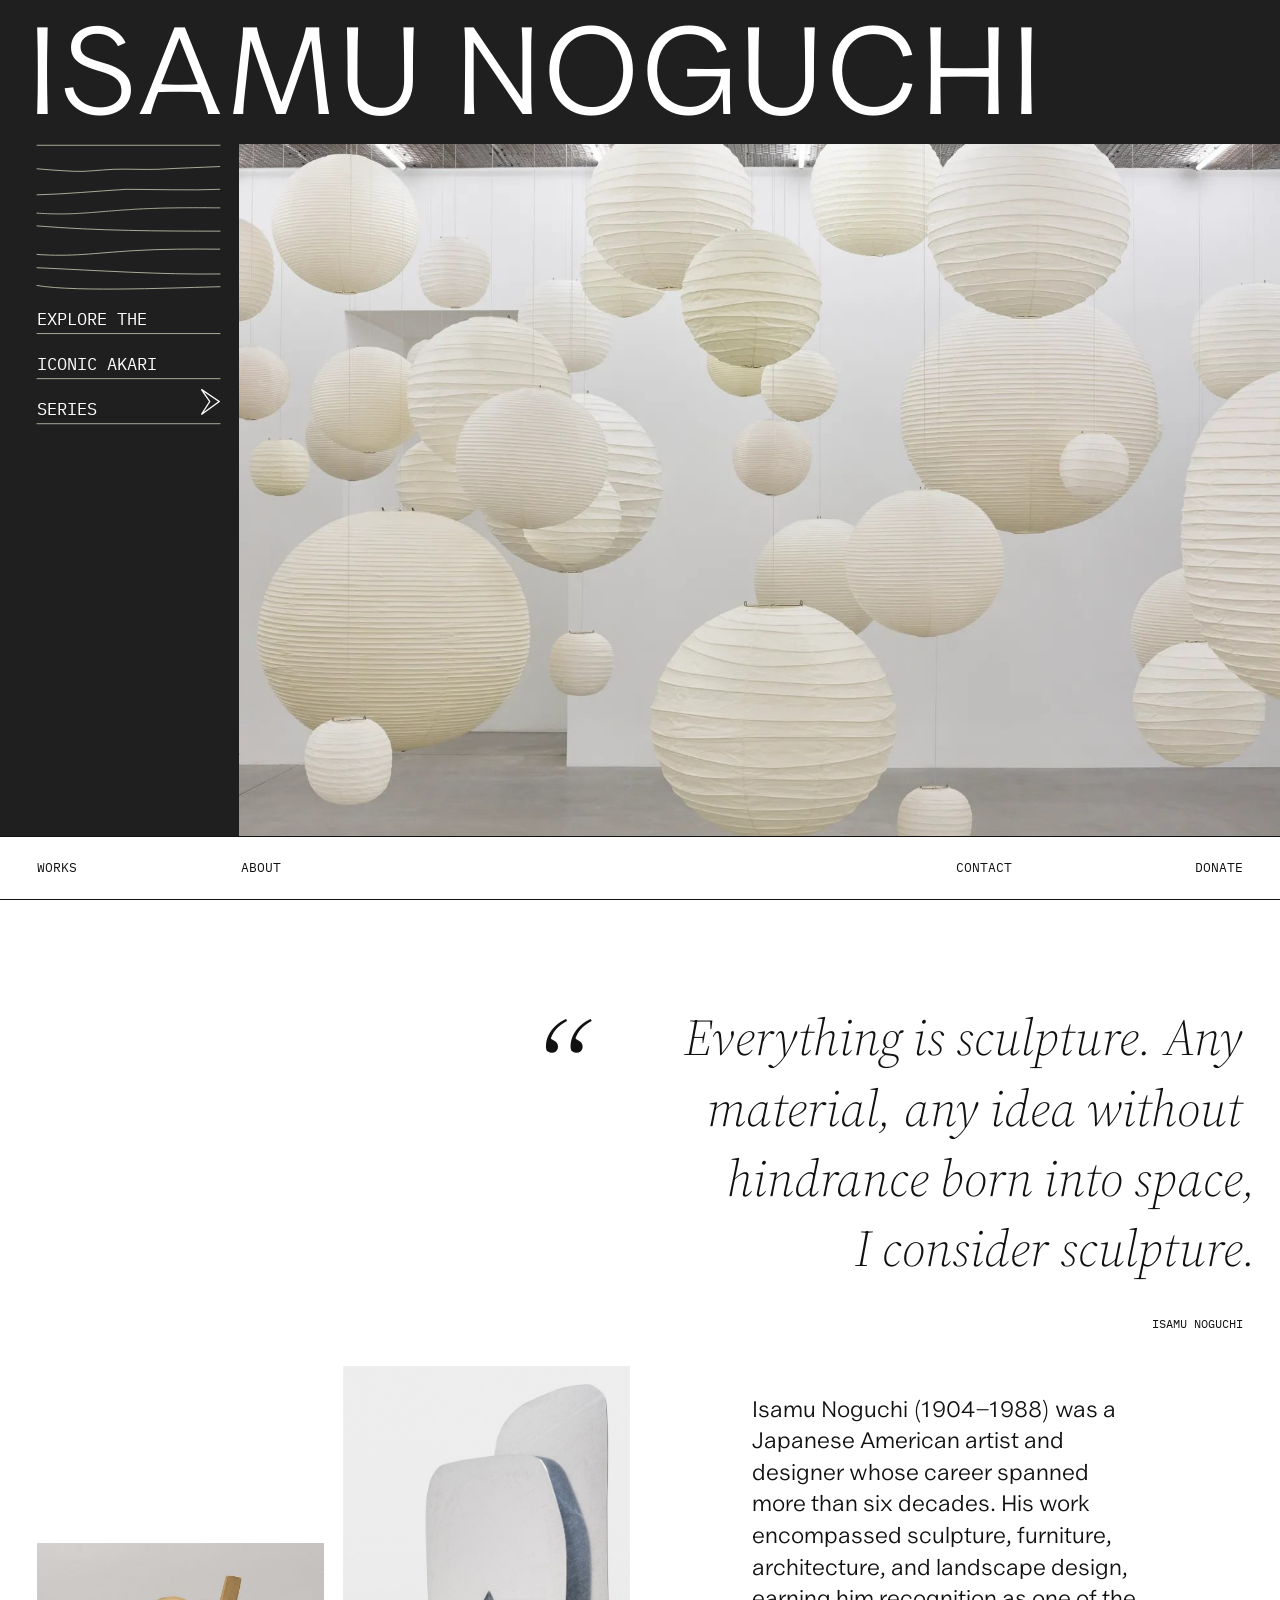
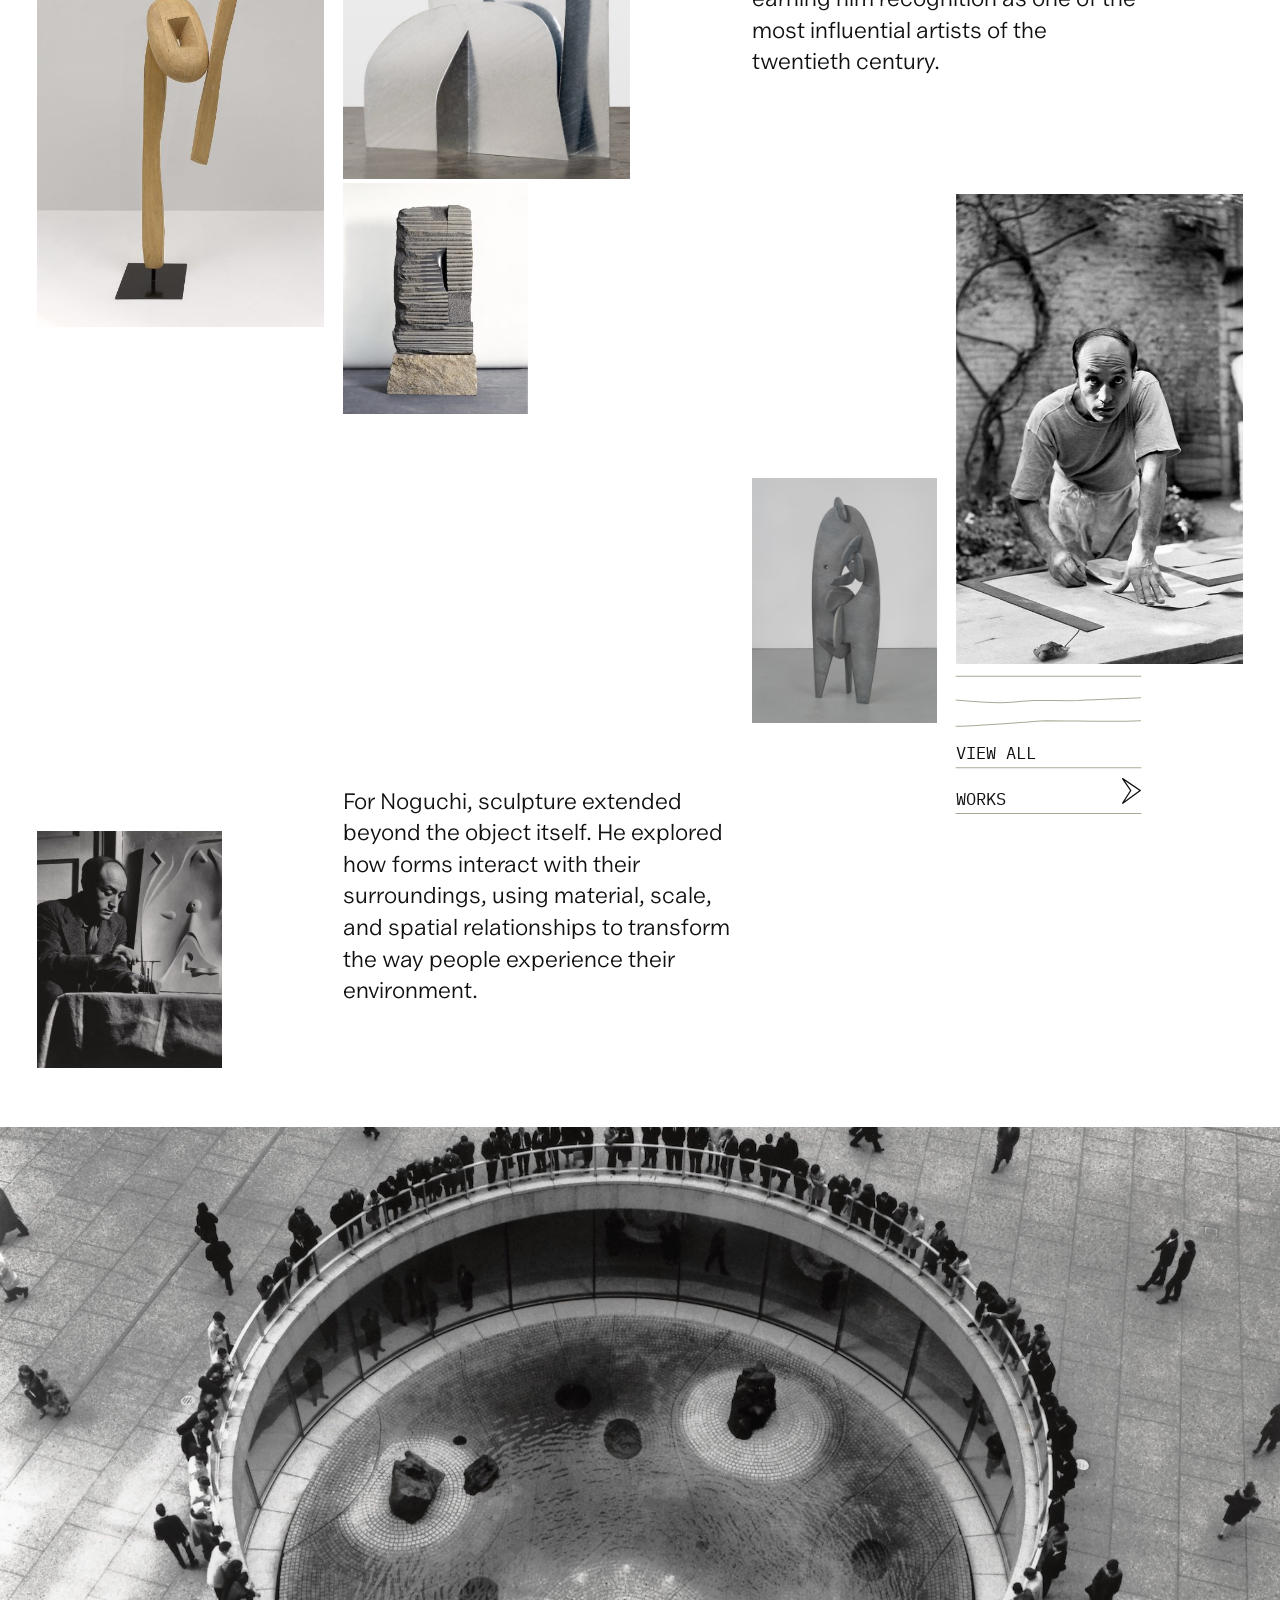
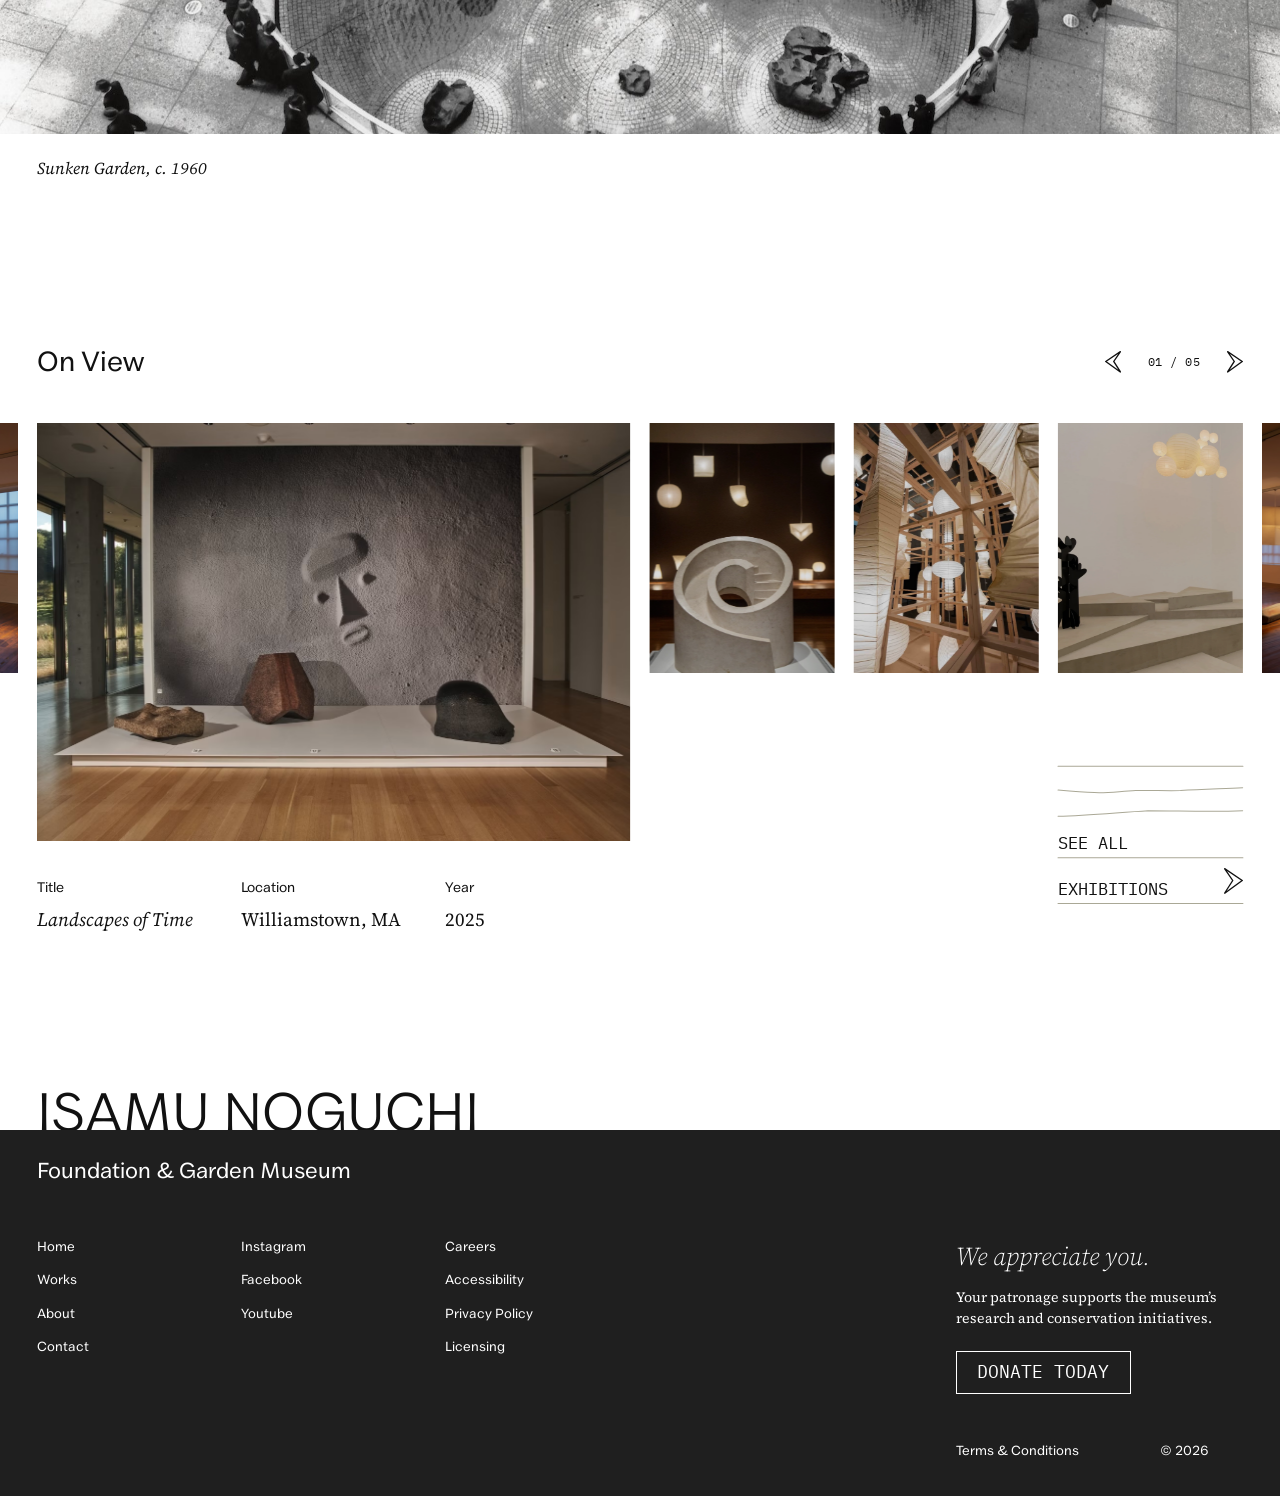
<file: index.html>
<!DOCTYPE html>
<html lang="en"><head><meta charset="utf-8">
<meta name="viewport" content="width=device-width, initial-scale=1, viewport-fit=cover">
<title>Isamu Noguchi — Foundation &amp; Garden Museum</title>
<link href="https://fonts.googleapis.com/css2?family=Inter+Tight:wght@300;400&family=IBM+Plex+Mono:wght@400&family=Source+Serif+4:ital,wght@0,300;0,400;0,600;1,300;1,400&display=swap" rel="stylesheet">
<link rel="stylesheet" href="assets/css/styles.css"></head>
<body>
<svg width="0" height="0" class="svg-symbols" aria-hidden="true"><symbol id="ar" viewBox="0 0 42 57" overflow="visible"><path d="M0.841797 55.8281L39.8418 27.4175L0.841797 0.828125L19.0418 27.4175L0.841797 55.8281Z" fill="none" stroke="currentColor" stroke-width="1.3" stroke-linejoin="miter" vector-effect="non-scaling-stroke"/></symbol></svg>
<header class="hero">
<h1><span>Isamu Noguchi</span></h1>
<div class="main">
<a class="panel wavy elastic hero-f" href="works.html?medium=Paper" aria-label="Explore the Akari series" data-motion="1,1,1,1,1,1,1,.35,0,0,0" data-damp="28" data-stiff="140" data-pull=".42"><div class="wlw"><svg class="ln" viewBox="5.4 8.3 73.1 112.2" preserveAspectRatio="none" aria-hidden="true"><path d="M5.4,8.8 L78.5,8.8"/><path data-dy="-2" transform="translate(0 -2)" d="M5.4,20.2c4.8.4,9.6.8,14.4,1,5.3.3,10.5-.6,16.3-.8,5.9-.2,11.8.2,17.7,0,8.7-.5,16.2-.7,24.6-1.1"/><path d="M5.4,28.6c11.9-.3,23.7-1.5,35.6-2.2,12,0,25.1.5,37.4,0"/><path d="M5.40,35.90Q6.62,35.98 7.22,36.01Q7.83,36.05 8.44,36.08Q9.05,36.11 9.66,36.13Q10.27,36.16 10.87,36.18Q11.48,36.19 12.09,36.20Q12.70,36.22 13.31,36.22Q13.92,36.23 14.53,36.23Q15.14,36.23 15.75,36.22Q16.35,36.21 16.96,36.20Q17.57,36.19 18.18,36.17Q18.79,36.15 19.40,36.13Q20.01,36.11 20.62,36.08Q21.22,36.05 21.83,36.02Q22.44,35.98 23.05,35.95Q23.66,35.91 24.26,35.87Q24.87,35.83 25.48,35.79Q26.09,35.74 26.69,35.70Q27.30,35.65 27.91,35.60Q28.52,35.56 29.12,35.51Q29.73,35.46 30.34,35.41Q30.94,35.36 31.55,35.31Q32.16,35.26 32.76,35.21Q33.37,35.16 33.98,35.11Q34.59,35.07 35.19,35.02Q35.80,34.97 36.41,34.92Q37.01,34.87 37.62,34.83Q38.23,34.78 38.84,34.74Q39.44,34.69 40.05,34.65Q40.66,34.61 41.27,34.57Q41.87,34.52 42.48,34.49Q43.09,34.45 43.70,34.41Q44.31,34.37 44.91,34.34Q45.52,34.30 46.13,34.27Q46.74,34.24 47.35,34.21Q47.95,34.18 48.56,34.15Q49.17,34.12 49.78,34.10Q50.39,34.07 51.00,34.05Q51.61,34.03 52.21,34.01Q52.82,33.99 53.43,33.97Q54.04,33.95 54.65,33.93Q55.26,33.91 55.87,33.90Q56.48,33.88 57.08,33.87Q57.69,33.86 58.30,33.85Q58.91,33.84 59.52,33.83Q60.13,33.82 60.74,33.81Q61.35,33.80 61.96,33.79Q62.57,33.78 63.17,33.78Q63.78,33.77 64.39,33.77Q65.00,33.77 65.61,33.76Q66.22,33.76 66.83,33.76Q67.44,33.76 68.05,33.75Q68.66,33.75 69.26,33.75Q69.87,33.75 70.48,33.76Q71.09,33.76 71.70,33.76Q72.31,33.76 72.92,33.76Q73.53,33.77 74.14,33.77Q74.75,33.77 75.35,33.78Q75.96,33.78 76.57,33.79Q77.18,33.79 77.79,33.80L78.40,33.80"/><path d="M5.4,41c24.1,2,49,2.1,73.1,2.1"/><path d="M5.4,52.4c14.1,1,22.2-.5,38.4-1.5,11.5-.7,23.1-.7,34.6-.6"/><path d="M5.4,57.7c26.1,1.2,49.3,2.8,73.1,2.5"/><path d="M5.4,64.8c15.9,2.8,59.8.7,73.1.5"/><path d="M5.4,84 L78.5,84"/><path d="M5.4,102 L78.5,102"/><path d="M5.4,120 L78.5,120"/></svg><p class="wt hl hl-1">Explore the</p><p class="wt hl hl-2">iconic Akari</p><p class="wt hl hl-3">series</p><svg class="ar" aria-hidden="true"><use href="#ar"/></svg></div></a>
<div class="photo"><video id="hv" src="assets/video/white-cube-gallery.mp4" poster="assets/images/akari-gallery.jpg" autoplay muted loop playsinline preload="auto" aria-label="Akari paper lanterns suspended in a white gallery"></video></div>
</div></header>
<div id="sent"></div>
<nav id="nav"><a href="works.html">Works</a><a href="about.html">About</a><b class="nt">Isamu Noguchi</b><a href="contact.html">Contact</a><a href="donate.html">Donate</a></nav>
<section id="works">
<div class="g quote"><span class="qm">“</span><blockquote><p><span>Everything is sculpture. Any</span><span>material, any idea without</span><span>hindrance born into space<span class="hp">,</span></span><span>I consider sculpture<span class="hp">.</span></span></p><cite>Isamu Noguchi</cite></blockquote></div>
<div class="g gal" id="about">
<div class="w hv"><img alt="The Cry, 1959: carved balsa wood sculpture on a black steel base" src="assets/images/carved-wood-sculpture.jpg">
<div class="hc" aria-hidden="true"><p class="hc-t">The Cry</p><p>1959<br>Balsa wood on steel base<br>87 × 33 1/2 × 18 3/4 in., including base</p></div></div>
<div class="a hv"><img alt="Cloud Mountain, 1982: folded galvanized steel sculpture" src="assets/images/folded-aluminum-sculpture.jpg">
<div class="hc" aria-hidden="true"><p class="hc-t">Cloud Mountain</p><p>1982<br>Galvanized steel<br>Overall: 177.2 x 125.1 x 71.8 cm<br>(69 3/4 x 49 1/4 x 28 1/4 in.)</p></div></div>
<div class="s hv"><img alt="Narrow Gate, 1981: carved basalt sculpture on a granite block" src="assets/images/carved-stone-sculpture.jpg">
<div class="hc" aria-hidden="true"><p class="hc-t">Narrow Gate</p><p>1981<br>Basalt<br>64 1/8 × 33 1/4 × 16 3/8 in.</p></div></div>
<p class="t">Isamu Noguchi (1904–1988) was a Japanese American artist and designer whose career spanned more than six decades. His work encompassed sculpture, furniture, architecture, and landscape design, earning him recognition as one of the most influential artists of the twentieth century.</p>
<div class="f hv" data-work="humpty-dumpty" tabindex="0" role="button" aria-haspopup="dialog" aria-label="Humpty Dumpty, 1946"><img alt="Humpty Dumpty, 1946: standing abstract sculpture of interlocking gray slate forms" src="assets/images/standing-abstract-sculpture.jpg">
<div class="hc" aria-hidden="true"><p class="hc-t">Humpty Dumpty</p><p>1946<br>Ribbon slate<br>59 × 20 3/4 × 17 1/2 in.</p></div></div>
<img class="m" alt="Isamu Noguchi working at a table, black and white photograph" src="assets/images/noguchi-at-table.jpg">
</div>
<div class="g duo">
<p class="p2">For Noguchi, sculpture extended beyond the object itself. He explored how forms interact with their surroundings, using material, scale, and spatial relationships to transform the way people experience their environment.</p>
<img class="por" alt="Noguchi at work beside a relief, black and white photograph" src="assets/images/noguchi-at-work.jpg">
<a class="cta wavy elastic" href="works.html" data-motion="1,1,1,0,0" data-damp="30" data-stiff="120" data-pull=".35">
<div class="wlw">
<svg class="ln" viewBox="5.4 8.3 73.1 55.2" preserveAspectRatio="none" aria-hidden="true">
<path pathLength="1" d="M5.4,8.8 L78.5,8.8"/>
<path pathLength="1" data-dy="-2" transform="translate(0 -2)" d="M5.4,20.2c4.8.4,9.6.8,14.4,1,5.3.3,10.5-.6,16.3-.8,5.9-.2,11.8.2,17.7,0,8.7-.5,16.2-.7,24.6-1.1"/>
<path pathLength="1" d="M5.4,28.6c11.9-.3,23.7-1.5,35.6-2.2,12,0,25.1.5,37.4,0"/>
<path pathLength="1" d="M5.4,45 L78.5,45"/>
<path pathLength="1" d="M5.4,63 L78.5,63"/>
</svg>
<p class="wt hl hl-a">View all</p><p class="wt hl hl-b">works</p><svg class="ar" aria-hidden="true"><use href="#ar"/></svg>
</div>
</a>
</div>
</section>
<figure class="sun"><div class="sunf"><img alt="Aerial view of Noguchi’s sunken garden with visitors gathered at the railing" src="assets/images/sunken-garden.jpg"></div><figcaption>Sunken Garden, c. 1960</figcaption></figure>
<section id="ex"><div class="exs"><div class="exin">
<div class="exh"><h2>On View</h2><div class="exctl"><button type="button" id="exp" aria-label="Previous exhibition"><svg class="ar"><use href="#ar"/></svg></button><p aria-live="polite"><span id="exc">01</span> / <span id="ext">05</span></p><button type="button" id="exn" aria-label="Next exhibition"><svg class="ar"><use href="#ar"/></svg></button></div></div>
<div class="exv" tabindex="0" role="region" aria-roledescription="carousel" aria-label="Exhibitions — swipe or use arrow keys"><div id="trk">
<div class="it"><img alt="Three carved stone sculptures on a low white plinth before a wall-sized photograph of a face drawn in sand" src="assets/images/landscapes-of-time.jpg" width="1280" height="853"></div>
<div class="it"><img alt="Pale marble spiral sculpture with carved steps, Akari paper lamps glowing behind it" src="assets/images/spiral-stone-and-lamps.jpg" width="1198" height="1624"></div>
<div class="it"><img alt="Akari paper lanterns of many shapes hung inside a lattice of timber beams" src="assets/images/akari-timber-frame.jpg" width="1350" height="1800"></div>
<div class="it"><img alt="Black interlocking-plate sculpture on stepped plinths beneath a cloud of round Akari lanterns" src="assets/images/black-sculpture-and-lanterns.jpg" width="1800" height="1800"></div>
<div class="it"><img alt="Large glowing Akari globe inside a timber frame, with rough-cut stone sculptures on a wooden floor and paper lamps hanging by tall windows" src="assets/images/no-ordinary-light.jpg" width="1800" height="1200"></div>
</div></div>
<div class="info" id="info"><div class="i1"><small>Title</small><b id="it">Landscapes of Time</b></div><div class="i2"><small>Location</small><b id="il">Williamstown, MA</b></div><div class="i3"><small>Year</small><b id="iy">2025</b></div></div>
<a class="cta wavy elastic" href="exhibitions.html" data-motion="1,1,1,0,0" data-damp="30" data-stiff="120" data-pull=".35">
<div class="wlw">
<svg class="ln" viewBox="5.4 8.3 73.1 55.2" preserveAspectRatio="none" aria-hidden="true">
<path pathLength="1" d="M5.4,8.8 L78.5,8.8"/>
<path pathLength="1" data-dy="-2" transform="translate(0 -2)" d="M5.4,20.2c4.8.4,9.6.8,14.4,1,5.3.3,10.5-.6,16.3-.8,5.9-.2,11.8.2,17.7,0,8.7-.5,16.2-.7,24.6-1.1"/>
<path pathLength="1" d="M5.4,28.6c11.9-.3,23.7-1.5,35.6-2.2,12,0,25.1.5,37.4,0"/>
<path pathLength="1" d="M5.4,45 L78.5,45"/>
<path pathLength="1" d="M5.4,63 L78.5,63"/>
</svg>
<p class="wt hl hl-a">See all</p><p class="wt hl hl-b">exhibitions</p><svg class="ar" aria-hidden="true"><use href="#ar"/></svg>
</div>
</a>
</div></div></section>
<div class="sign" aria-hidden="true">Isamu Noguchi</div>
<footer id="contact">
<h3>Foundation &amp; Garden Museum</h3>
<div class="fl"><ul><li><a href="index.html">Home</a></li><li><a href="works.html">Works</a></li><li><a href="about.html">About</a></li><li><a href="contact.html">Contact</a></li></ul>
<ul><li><a href="#">Instagram</a></li><li><a href="#">Facebook</a></li><li><a href="#">Youtube</a></li></ul>
<ul><li><a href="#">Careers</a></li><li><a href="#">Accessibility</a></li><li><a href="#">Privacy Policy</a></li><li><a href="#">Licensing</a></li></ul></div>
<div class="fr" id="donate"><em>We appreciate you.</em><p>Your patronage supports the museum’s research and conservation initiatives.</p><a class="btn" href="donate.html">Donate Today</a>
<div class="fb"><span>Terms &amp; Conditions</span><span>© 2026</span></div></div>
</footer>
<dialog class="wm" id="wm-humpty-dumpty" aria-labelledby="wm-humpty-dumpty-t">
<button class="wm-x" type="button" aria-label="Close" data-close><svg viewBox="0 0 40 40" aria-hidden="true"><path d="M2 2L38 38M38 2L2 38" fill="none" stroke="currentColor" stroke-width="1.3" vector-effect="non-scaling-stroke"/></svg></button>
<div class="wm-body">
<img class="wm-img" src="assets/images/humpty-dumpty.jpg" width="1200" height="1600" alt="Humpty Dumpty, 1946: a tall gray slate sculpture of interlocking rounded forms on two slender legs">
<div class="wm-info">
<h2 class="wm-t" id="wm-humpty-dumpty-t">Humpty Dumpty</h2>
<div class="wm-cols">
<dl class="wm-meta"><dt>Year</dt><dd>1946</dd><dt>Dimensions</dt><dd>59 × 20 3/4 × 17 1/2 in.</dd><dt>Medium</dt><dd>Ribbon slate</dd></dl>
<p class="wm-d">In the mid-1940s, Isamu Noguchi began producing some of his most original works, comprised of interlocking, rounded forms in materials such as wood and gray slate. Humpty Dumpty, an emblematic work from this period, was carefully constructed so that its nine parts would fit together and stay in place without glue or screws. As Noguchi explained, “everything I do has an element of engineering in it—particularly since I dislike gluing parts together or taking advantage of something that is not inherent in the material. I am leery of welding or pasting. It implies taking an unfair advantage of nature.”</p>
</div></div></div>
</dialog>
<script src="assets/js/popup.js"></script>
<script src="assets/js/main.js"></script>
</body></html>
</file>
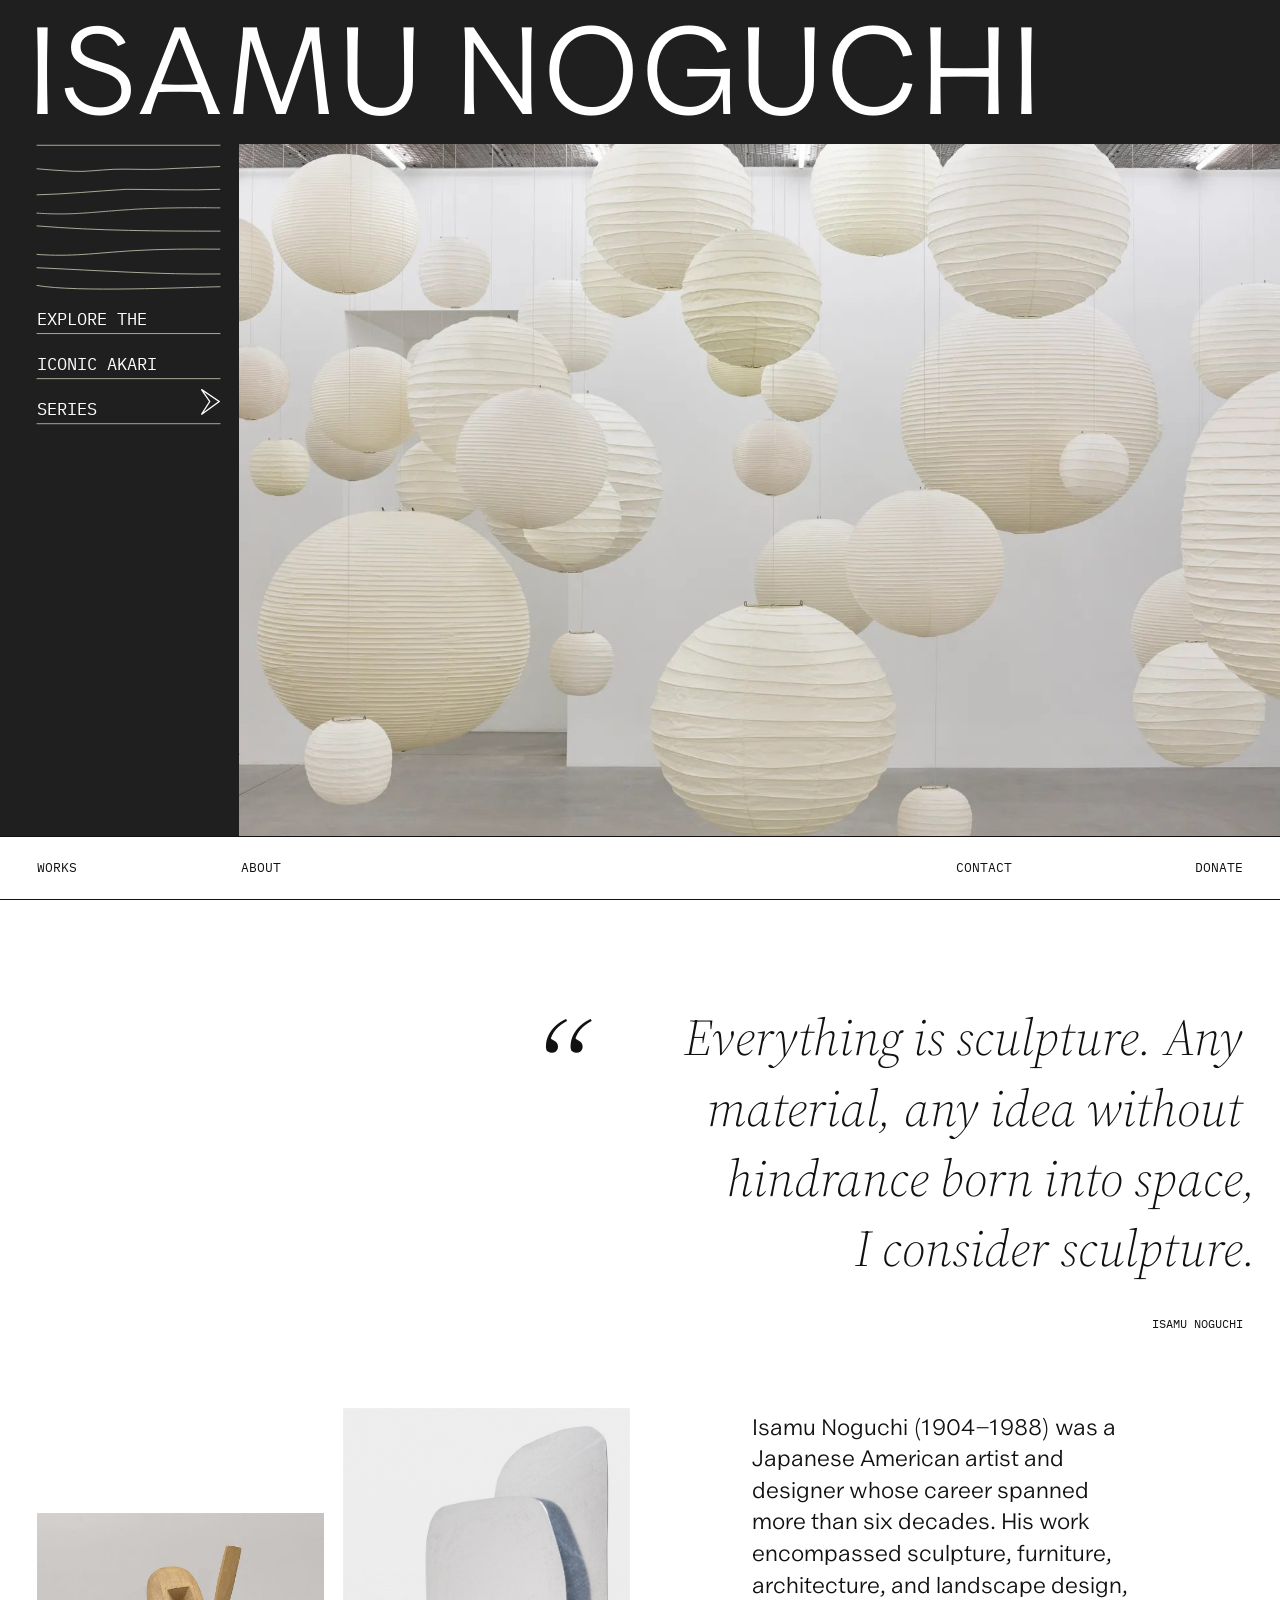
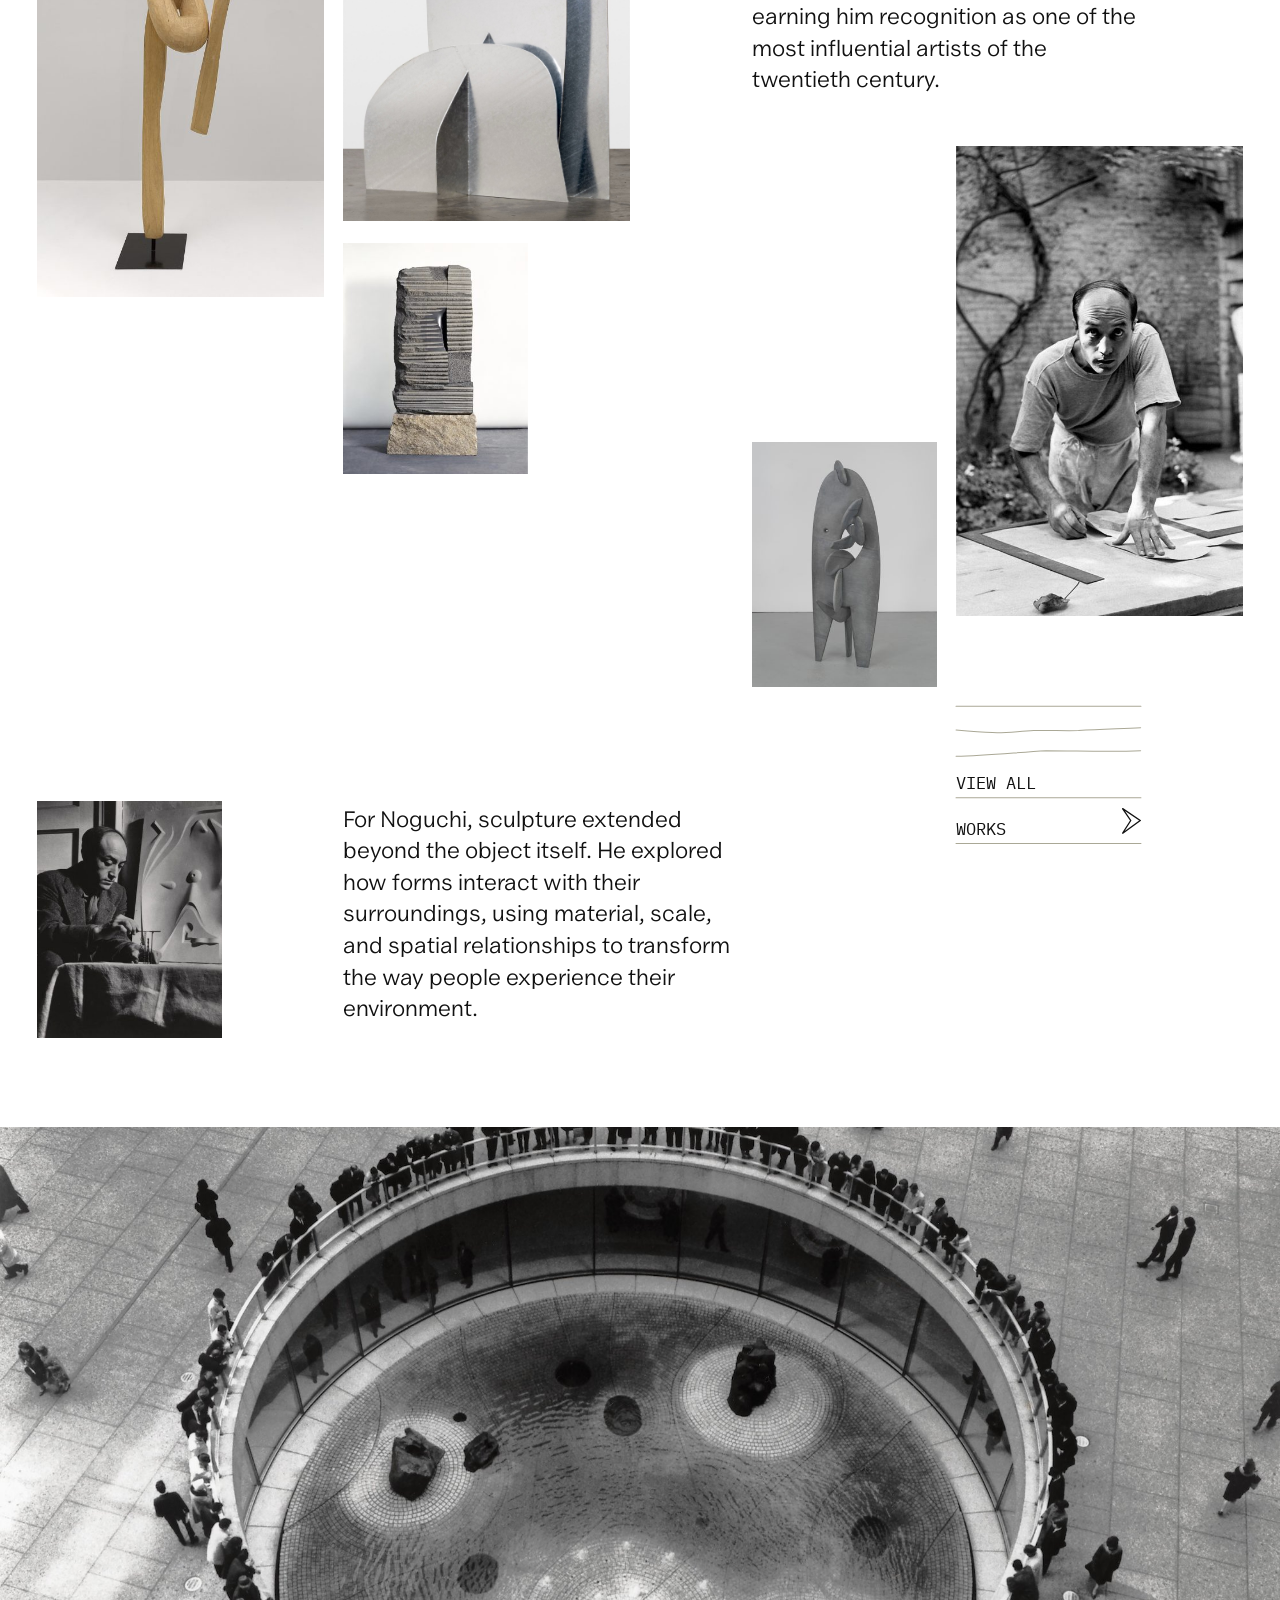
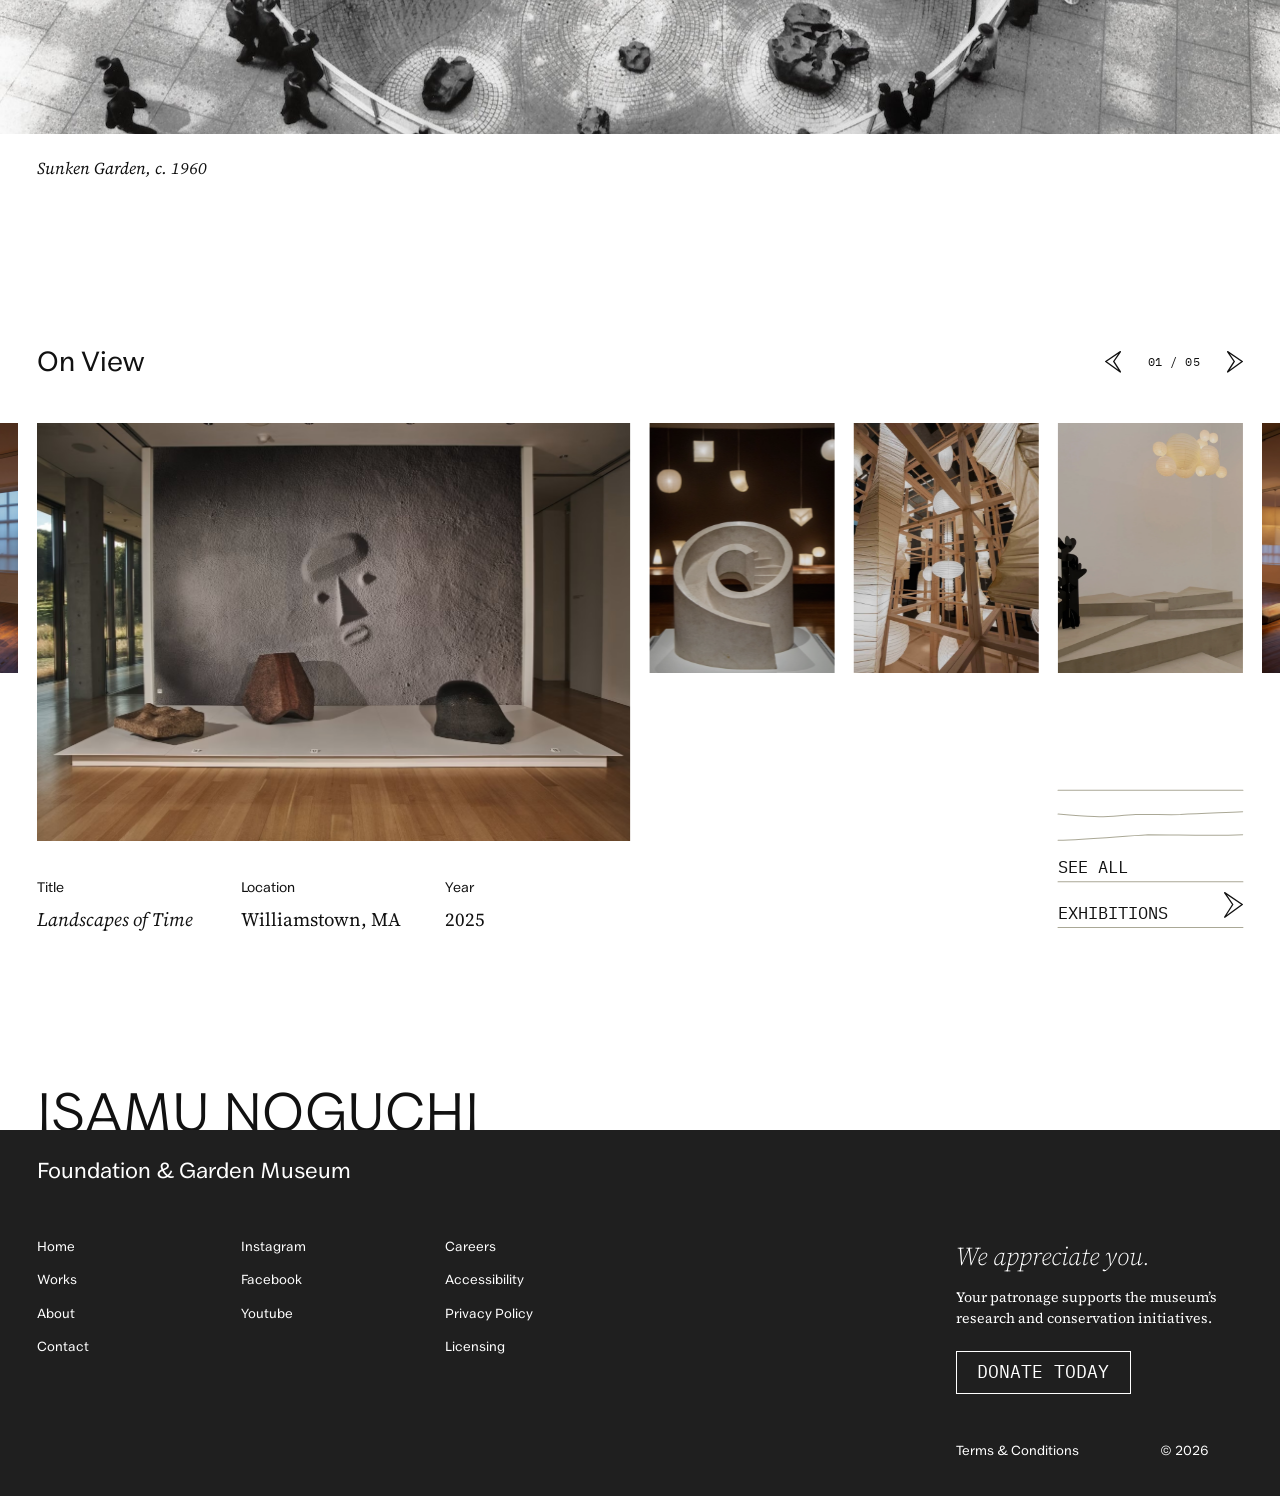
<file: index-for-screenshot/index.html>
<!DOCTYPE html>
<html lang="en"><head><meta charset="utf-8">
<meta name="viewport" content="width=device-width, initial-scale=1, viewport-fit=cover">
<title>Isamu Noguchi — Foundation &amp; Garden Museum</title>
<link href="https://fonts.googleapis.com/css2?family=Inter+Tight:wght@300;400&family=IBM+Plex+Mono:wght@400&family=Source+Serif+4:ital,wght@0,300;0,400;0,600;1,300;1,400&display=swap" rel="stylesheet">
<link rel="stylesheet" href="assets/css/styles.css"></head>
<body>
<svg width="0" height="0" class="svg-symbols" aria-hidden="true"><symbol id="ar" viewBox="0 0 42 57" overflow="visible"><path d="M0.841797 55.8281L39.8418 27.4175L0.841797 0.828125L19.0418 27.4175L0.841797 55.8281Z" fill="none" stroke="currentColor" stroke-width="1.3" stroke-linejoin="miter" vector-effect="non-scaling-stroke"/></symbol></svg>
<header class="hero">
<h1><span>Isamu Noguchi</span></h1>
<div class="main">
<a class="panel wavy elastic hero-f" href="#works" aria-label="Explore the Akari series" data-motion="1,1,1,1,1,1,1,.35,0,0,0" data-damp="28" data-stiff="140" data-pull=".42"><div class="wlw"><svg class="ln" viewBox="5.4 8.3 73.1 112.2" preserveAspectRatio="none" aria-hidden="true"><path d="M5.4,8.8 L78.5,8.8"/><path data-dy="-2" transform="translate(0 -2)" d="M5.4,20.2c4.8.4,9.6.8,14.4,1,5.3.3,10.5-.6,16.3-.8,5.9-.2,11.8.2,17.7,0,8.7-.5,16.2-.7,24.6-1.1"/><path d="M5.4,28.6c11.9-.3,23.7-1.5,35.6-2.2,12,0,25.1.5,37.4,0"/><path d="M5.40,35.90Q6.62,35.98 7.22,36.01Q7.83,36.05 8.44,36.08Q9.05,36.11 9.66,36.13Q10.27,36.16 10.87,36.18Q11.48,36.19 12.09,36.20Q12.70,36.22 13.31,36.22Q13.92,36.23 14.53,36.23Q15.14,36.23 15.75,36.22Q16.35,36.21 16.96,36.20Q17.57,36.19 18.18,36.17Q18.79,36.15 19.40,36.13Q20.01,36.11 20.62,36.08Q21.22,36.05 21.83,36.02Q22.44,35.98 23.05,35.95Q23.66,35.91 24.26,35.87Q24.87,35.83 25.48,35.79Q26.09,35.74 26.69,35.70Q27.30,35.65 27.91,35.60Q28.52,35.56 29.12,35.51Q29.73,35.46 30.34,35.41Q30.94,35.36 31.55,35.31Q32.16,35.26 32.76,35.21Q33.37,35.16 33.98,35.11Q34.59,35.07 35.19,35.02Q35.80,34.97 36.41,34.92Q37.01,34.87 37.62,34.83Q38.23,34.78 38.84,34.74Q39.44,34.69 40.05,34.65Q40.66,34.61 41.27,34.57Q41.87,34.52 42.48,34.49Q43.09,34.45 43.70,34.41Q44.31,34.37 44.91,34.34Q45.52,34.30 46.13,34.27Q46.74,34.24 47.35,34.21Q47.95,34.18 48.56,34.15Q49.17,34.12 49.78,34.10Q50.39,34.07 51.00,34.05Q51.61,34.03 52.21,34.01Q52.82,33.99 53.43,33.97Q54.04,33.95 54.65,33.93Q55.26,33.91 55.87,33.90Q56.48,33.88 57.08,33.87Q57.69,33.86 58.30,33.85Q58.91,33.84 59.52,33.83Q60.13,33.82 60.74,33.81Q61.35,33.80 61.96,33.79Q62.57,33.78 63.17,33.78Q63.78,33.77 64.39,33.77Q65.00,33.77 65.61,33.76Q66.22,33.76 66.83,33.76Q67.44,33.76 68.05,33.75Q68.66,33.75 69.26,33.75Q69.87,33.75 70.48,33.76Q71.09,33.76 71.70,33.76Q72.31,33.76 72.92,33.76Q73.53,33.77 74.14,33.77Q74.75,33.77 75.35,33.78Q75.96,33.78 76.57,33.79Q77.18,33.79 77.79,33.80L78.40,33.80"/><path d="M5.4,41c24.1,2,49,2.1,73.1,2.1"/><path d="M5.4,52.4c14.1,1,22.2-.5,38.4-1.5,11.5-.7,23.1-.7,34.6-.6"/><path d="M5.4,57.7c26.1,1.2,49.3,2.8,73.1,2.5"/><path d="M5.4,64.8c15.9,2.8,59.8.7,73.1.5"/><path d="M5.4,84 L78.5,84"/><path d="M5.4,102 L78.5,102"/><path d="M5.4,120 L78.5,120"/></svg><p class="wt hl hl-1">Explore the</p><p class="wt hl hl-2">iconic Akari</p><p class="wt hl hl-3">series</p><svg class="ar" aria-hidden="true"><use href="#ar"/></svg></div></a>
<div class="photo"><video id="hv" src="assets/video/white-cube-gallery.mp4" poster="assets/images/akari-gallery.jpg" autoplay muted loop playsinline preload="auto" aria-label="Akari paper lanterns suspended in a white gallery"></video></div>
</div></header>
<div id="sent"></div>
<nav id="nav"><a href="../works.html">Works</a><a href="../about.html">About</a><b class="nt">Isamu Noguchi</b><a href="../contact.html">Contact</a><a href="#donate">Donate</a></nav>
<section id="works">
<div class="g quote"><span class="qm">“</span><blockquote><p><span>Everything is sculpture. Any</span><span>material, any idea without</span><span>hindrance born into space<span class="hp">,</span></span><span>I consider sculpture<span class="hp">.</span></span></p><cite>Isamu Noguchi</cite></blockquote></div>
<div class="g gal" id="about">
<div class="w hv"><img alt="The Cry, 1959: carved balsa wood sculpture on a black steel base" src="assets/images/carved-wood-sculpture.jpg">
<div class="hc" aria-hidden="true"><p class="hc-t">The Cry</p><p>1959<br>Balsa wood on steel base<br>87 × 33 1/2 × 18 3/4 in., including base</p></div></div>
<div class="a hv"><img alt="Cloud Mountain, 1982: folded galvanized steel sculpture" src="assets/images/folded-aluminum-sculpture.jpg">
<div class="hc" aria-hidden="true"><p class="hc-t">Cloud Mountain</p><p>1982<br>Galvanized steel<br>Overall: 177.2 x 125.1 x 71.8 cm<br>(69 3/4 x 49 1/4 x 28 1/4 in.)</p></div></div>
<div class="s hv"><img alt="Narrow Gate, 1981: carved basalt sculpture on a granite block" src="assets/images/carved-stone-sculpture.jpg">
<div class="hc" aria-hidden="true"><p class="hc-t">Narrow Gate</p><p>1981<br>Basalt<br>64 1/8 × 33 1/4 × 16 3/8 in.</p></div></div>
<p class="t">Isamu Noguchi (1904–1988) was a Japanese American artist and designer whose career spanned more than six decades. His work encompassed sculpture, furniture, architecture, and landscape design, earning him recognition as one of the most influential artists of the twentieth century.</p>
<div class="f hv" data-work="humpty-dumpty" tabindex="0" role="button" aria-haspopup="dialog" aria-label="Humpty Dumpty, 1946"><img alt="Humpty Dumpty, 1946: standing abstract sculpture of interlocking gray slate forms" src="assets/images/standing-abstract-sculpture.jpg">
<div class="hc" aria-hidden="true"><p class="hc-t">Humpty Dumpty</p><p>1946<br>Ribbon slate<br>59 × 20 3/4 × 17 1/2 in.</p></div></div>
<img class="m" alt="Isamu Noguchi working at a table, black and white photograph" src="assets/images/noguchi-at-table.jpg">
</div>
<div class="g duo">
<p class="p2">For Noguchi, sculpture extended beyond the object itself. He explored how forms interact with their surroundings, using material, scale, and spatial relationships to transform the way people experience their environment.</p>
<img class="por" alt="Noguchi at work beside a relief, black and white photograph" src="assets/images/noguchi-at-work.jpg">
<a class="cta wavy elastic" href="../works.html" data-motion="1,1,1,0,0" data-damp="30" data-stiff="120" data-pull=".35">
<div class="wlw">
<svg class="ln" viewBox="5.4 8.3 73.1 55.2" preserveAspectRatio="none" aria-hidden="true">
<path pathLength="1" d="M5.4,8.8 L78.5,8.8"/>
<path pathLength="1" data-dy="-2" transform="translate(0 -2)" d="M5.4,20.2c4.8.4,9.6.8,14.4,1,5.3.3,10.5-.6,16.3-.8,5.9-.2,11.8.2,17.7,0,8.7-.5,16.2-.7,24.6-1.1"/>
<path pathLength="1" d="M5.4,28.6c11.9-.3,23.7-1.5,35.6-2.2,12,0,25.1.5,37.4,0"/>
<path pathLength="1" d="M5.4,45 L78.5,45"/>
<path pathLength="1" d="M5.4,63 L78.5,63"/>
</svg>
<p class="wt hl hl-a">View all</p><p class="wt hl hl-b">works</p><svg class="ar" aria-hidden="true"><use href="#ar"/></svg>
</div>
</a>
</div>
</section>
<figure class="sun"><div class="sunf"><img alt="Aerial view of Noguchi’s sunken garden with visitors gathered at the railing" src="assets/images/sunken-garden.jpg"></div><figcaption>Sunken Garden, c. 1960</figcaption></figure>
<section id="ex"><div class="exs"><div class="exin">
<div class="exh"><h2>On View</h2><div class="exctl"><button type="button" id="exp" aria-label="Previous exhibition"><svg class="ar"><use href="#ar"/></svg></button><p aria-live="polite"><span id="exc">01</span> / <span id="ext">05</span></p><button type="button" id="exn" aria-label="Next exhibition"><svg class="ar"><use href="#ar"/></svg></button></div></div>
<div class="exv" tabindex="0" role="region" aria-roledescription="carousel" aria-label="Exhibitions — swipe or use arrow keys"><div id="trk">
<div class="it"><img alt="Three carved stone sculptures on a low white plinth before a wall-sized photograph of a face drawn in sand" src="assets/images/landscapes-of-time.jpg" width="1280" height="853"></div>
<div class="it"><img alt="Pale marble spiral sculpture with carved steps, Akari paper lamps glowing behind it" src="assets/images/spiral-stone-and-lamps.jpg" width="1199" height="1800"></div>
<div class="it"><img alt="Akari paper lanterns of many shapes hung inside a lattice of timber beams" src="assets/images/akari-timber-frame.jpg" width="1350" height="1800"></div>
<div class="it"><img alt="Black interlocking-plate sculpture on stepped plinths beneath a cloud of round Akari lanterns" src="assets/images/black-sculpture-and-lanterns.jpg" width="1800" height="1800"></div>
<div class="it"><img alt="Large glowing Akari globe inside a timber frame, with rough-cut stone sculptures on a wooden floor and paper lamps hanging by tall windows" src="assets/images/no-ordinary-light.jpg" width="1800" height="1200"></div>
</div></div>
<div class="info" id="info"><div class="i1"><small>Title</small><b id="it">Landscapes of Time</b></div><div class="i2"><small>Location</small><b id="il">Williamstown, MA</b></div><div class="i3"><small>Year</small><b id="iy">2025</b></div></div>
<a class="cta wavy elastic" href="../exhibitions.html" data-motion="1,1,1,0,0" data-damp="30" data-stiff="120" data-pull=".35">
<div class="wlw">
<svg class="ln" viewBox="5.4 8.3 73.1 55.2" preserveAspectRatio="none" aria-hidden="true">
<path pathLength="1" d="M5.4,8.8 L78.5,8.8"/>
<path pathLength="1" data-dy="-2" transform="translate(0 -2)" d="M5.4,20.2c4.8.4,9.6.8,14.4,1,5.3.3,10.5-.6,16.3-.8,5.9-.2,11.8.2,17.7,0,8.7-.5,16.2-.7,24.6-1.1"/>
<path pathLength="1" d="M5.4,28.6c11.9-.3,23.7-1.5,35.6-2.2,12,0,25.1.5,37.4,0"/>
<path pathLength="1" d="M5.4,45 L78.5,45"/>
<path pathLength="1" d="M5.4,63 L78.5,63"/>
</svg>
<p class="wt hl hl-a">See all</p><p class="wt hl hl-b">exhibitions</p><svg class="ar" aria-hidden="true"><use href="#ar"/></svg>
</div>
</a>
</div></div></section>
<div class="sign" aria-hidden="true">Isamu Noguchi</div>
<footer id="contact">
<h3>Foundation &amp; Garden Museum</h3>
<div class="fl"><ul><li><a href="../index.html">Home</a></li><li><a href="../works.html">Works</a></li><li><a href="../about.html">About</a></li><li><a href="../contact.html">Contact</a></li></ul>
<ul><li><a href="#">Instagram</a></li><li><a href="#">Facebook</a></li><li><a href="#">Youtube</a></li></ul>
<ul><li><a href="#">Careers</a></li><li><a href="#">Accessibility</a></li><li><a href="#">Privacy Policy</a></li><li><a href="#">Licensing</a></li></ul></div>
<div class="fr" id="donate"><em>We appreciate you.</em><p>Your patronage supports the museum’s research and conservation initiatives.</p><a class="btn" href="#">Donate Today</a>
<div class="fb"><span>Terms &amp; Conditions</span><span>© 2026</span></div></div>
</footer>
<dialog class="wm" id="wm-humpty-dumpty" aria-labelledby="wm-humpty-dumpty-t">
<button class="wm-x" type="button" aria-label="Close" data-close><svg viewBox="0 0 40 40" aria-hidden="true"><path d="M2 2L38 38M38 2L2 38" fill="none" stroke="currentColor" stroke-width="1.3" vector-effect="non-scaling-stroke"/></svg></button>
<div class="wm-body">
<img class="wm-img" src="assets/images/humpty-dumpty.jpg" width="538" height="718" alt="Humpty Dumpty, 1946: a tall gray slate sculpture of interlocking rounded forms on two slender legs">
<div class="wm-info">
<h2 class="wm-t" id="wm-humpty-dumpty-t">Humpty Dumpty</h2>
<div class="wm-cols">
<dl class="wm-meta"><dt>Year</dt><dd>1946</dd><dt>Dimensions</dt><dd>59 × 20 3/4 × 17 1/2 in.</dd><dt>Medium</dt><dd>Ribbon slate</dd></dl>
<p class="wm-d">In the mid-1940s, Isamu Noguchi began producing some of his most original works, comprised of interlocking, rounded forms in materials such as wood and gray slate. Humpty Dumpty, an emblematic work from this period, was carefully constructed so that its nine parts would fit together and stay in place without glue or screws. As Noguchi explained, “everything I do has an element of engineering in it—particularly since I dislike gluing parts together or taking advantage of something that is not inherent in the material. I am leery of welding or pasting. It implies taking an unfair advantage of nature.”</p>
</div></div></div>
</dialog>
<script src="assets/js/popup.js"></script>
<script src="assets/js/main.js"></script>
</body></html>
</file>
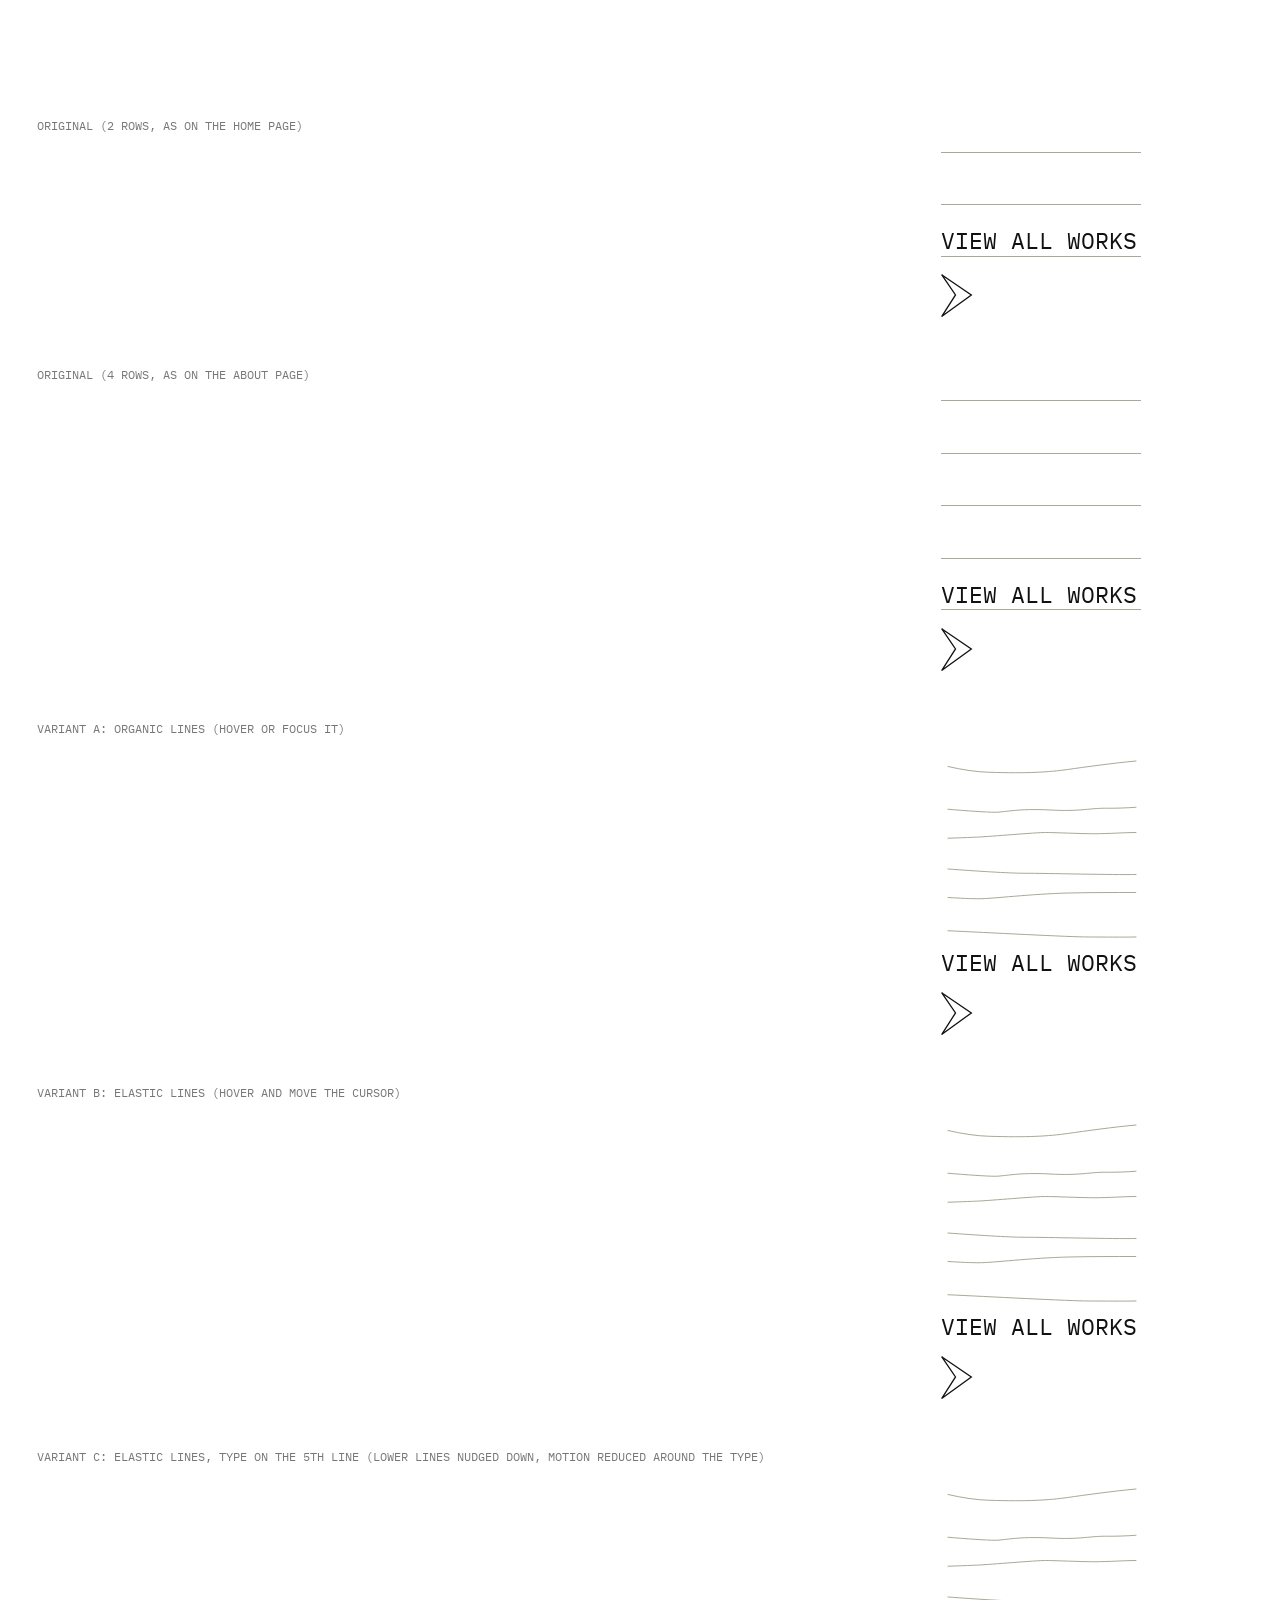
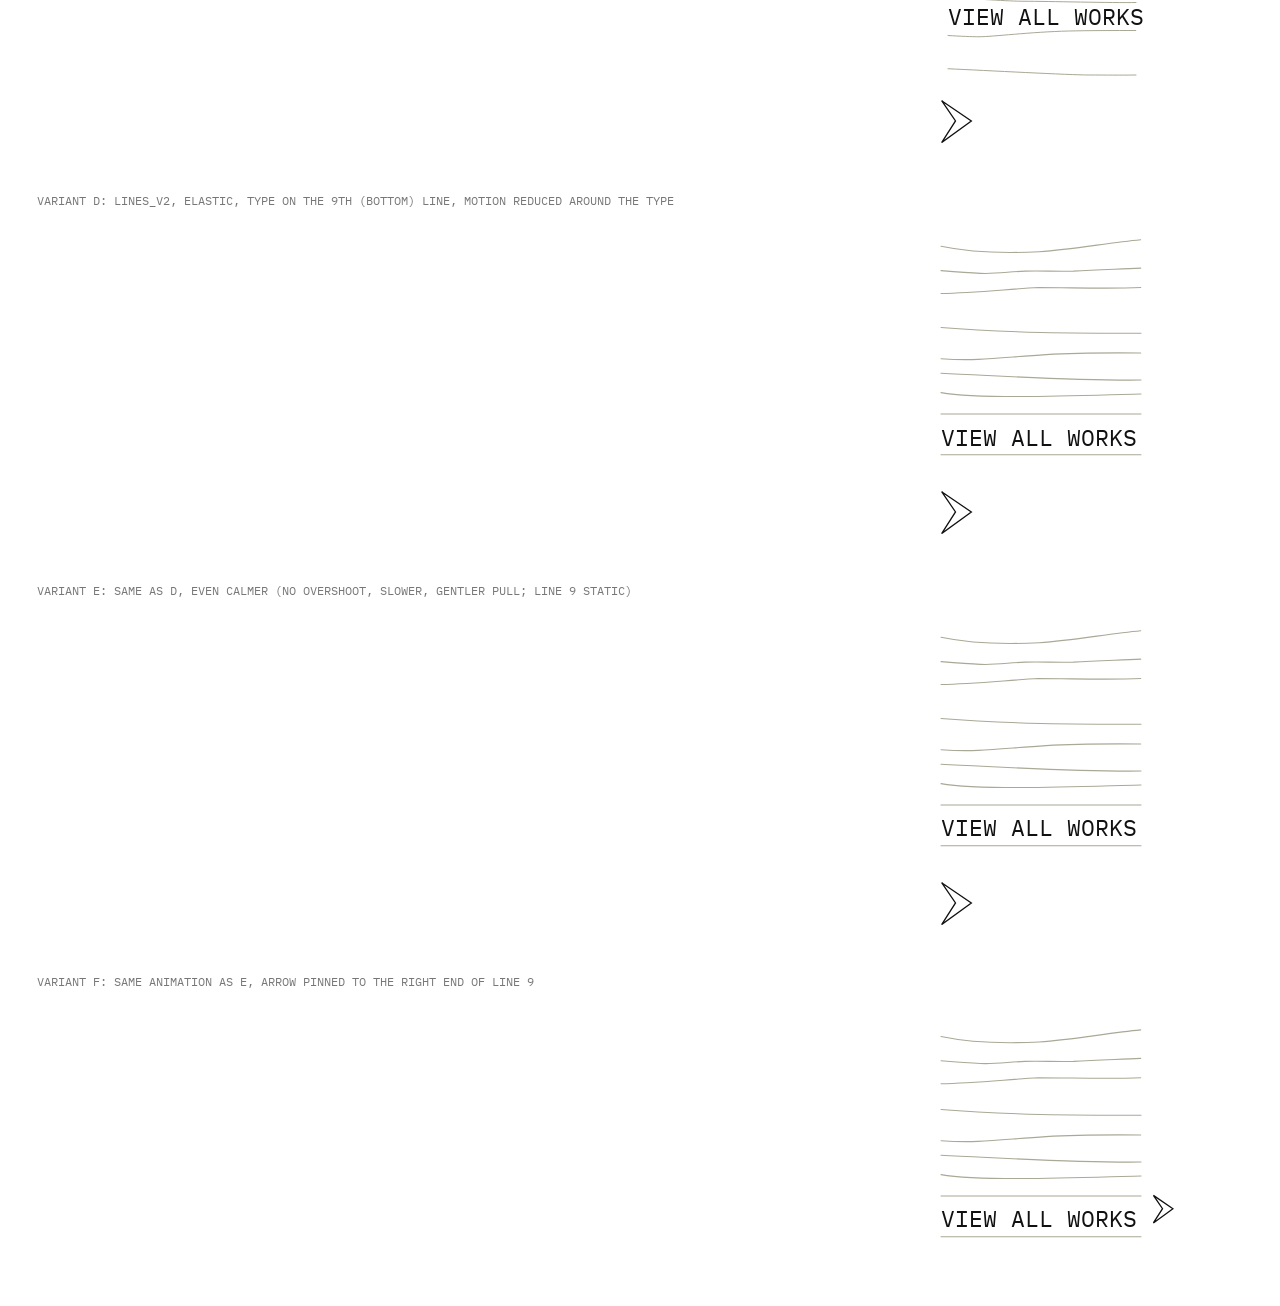
<file: experiments/01-lined-cta-hover/index.html>
<!doctype html>
<html lang="en">
<head>
<meta charset="utf-8">
<meta name="viewport" content="width=device-width,initial-scale=1">
<title>Experiment 01: Lined CTA hover</title>
<link href="https://fonts.googleapis.com/css2?family=IBM+Plex+Mono:wght@400&display=swap" rel="stylesheet">
<link rel="stylesheet" href="styles.css">
</head>
<body>
<svg width="0" height="0" class="svg-symbols" aria-hidden="true"><symbol id="ar" viewBox="0 0 42 57" overflow="visible"><path d="M0.841797 55.8281L39.8418 27.4175L0.841797 0.828125L19.0418 27.4175L0.841797 55.8281Z" fill="none" stroke="currentColor" stroke-width="1.3" stroke-linejoin="miter" vector-effect="non-scaling-stroke"/></symbol></svg>

<p class="label">Original (2 rows, as on the home page)</p>
<div class="stage">
<a class="cta lines" href="#"><div class="row row-index-0"></div><div class="row row-index-1"><p>View all works</p></div><svg class="ar"><use href="#ar"/></svg></a>
</div>

<p class="label">Original (4 rows, as on the About page)</p>
<div class="stage">
<a class="cta lines" href="#"><div class="row row-index-0"></div><div class="row row-index-1"></div><div class="row row-index-2"></div><div class="row row-index-3"><p>View all works</p></div><svg class="ar"><use href="#ar"/></svg></a>
</div>

<p class="label">Variant A: organic lines (hover or focus it)</p>
<div class="stage">
<a class="cta wavy" href="#">
<svg class="wl" viewBox="2 12 80 76" aria-hidden="true">
<path pathLength="1" d="M4.8,17c5.7,1.3,11.4,2.2,16.3,2.3,15.2.5,23.7,0,31.6-1.1,6.9-1,18.5-2.6,27.3-3.4"/>
<path pathLength="1" d="M4.8,34.1c7.2.6,15.2,1.2,18.9,1.2s9.2-1.6,21.9-.9c12.7.7,16.1-.9,23.5-.7,3,0,7-.1,10.9-.4"/>
<path pathLength="1" d="M4.8,45.7c5.7-.2,10.8-.4,12.7-.5,3.9-.2,22.6-1.8,26.2-1.8s14.7.5,19.8.5,12.3-.5,16.5-.5"/>
<path pathLength="1" d="M4.8,58c10.7.8,24.5,1.7,30.4,1.7,9.2,0,36.1.7,44.8.5"/>
<path pathLength="1" d="M4.8,69.4c4.9.3,9.6.5,12.4.5,5.5,0,20.3-1.9,35.9-2.3,8.4-.2,18.1-.2,26.8-.2"/>
<path pathLength="1" d="M4.8,82.7c15.5.7,48.7,2.5,56.4,2.5s11.4.1,18.8,0"/>
</svg>
<p class="wt">View all works</p>
<svg class="ar"><use href="#ar"/></svg>
</a>
</div>

<p class="label">Variant B: elastic lines (hover and move the cursor)</p>
<div class="stage">
<a class="cta wavy elastic" href="#">
<svg class="wl" viewBox="2 12 80 76" aria-hidden="true">
<path pathLength="1" d="M4.8,17c5.7,1.3,11.4,2.2,16.3,2.3,15.2.5,23.7,0,31.6-1.1,6.9-1,18.5-2.6,27.3-3.4"/>
<path pathLength="1" d="M4.8,34.1c7.2.6,15.2,1.2,18.9,1.2s9.2-1.6,21.9-.9c12.7.7,16.1-.9,23.5-.7,3,0,7-.1,10.9-.4"/>
<path pathLength="1" d="M4.8,45.7c5.7-.2,10.8-.4,12.7-.5,3.9-.2,22.6-1.8,26.2-1.8s14.7.5,19.8.5,12.3-.5,16.5-.5"/>
<path pathLength="1" d="M4.8,58c10.7.8,24.5,1.7,30.4,1.7,9.2,0,36.1.7,44.8.5"/>
<path pathLength="1" d="M4.8,69.4c4.9.3,9.6.5,12.4.5,5.5,0,20.3-1.9,35.9-2.3,8.4-.2,18.1-.2,26.8-.2"/>
<path pathLength="1" d="M4.8,82.7c15.5.7,48.7,2.5,56.4,2.5s11.4.1,18.8,0"/>
</svg>
<p class="wt">View all works</p>
<svg class="ar"><use href="#ar"/></svg>
</a>
</div>

<p class="label">Variant C: elastic lines, type on the 5th line (lower lines nudged down, motion reduced around the type)</p>
<div class="stage">
<a class="cta wavy elastic typed" href="#" data-motion="1,1,1,.45,.2,.7">
<div class="wlw">
<svg class="wl" viewBox="2 12 80 80" aria-hidden="true">
<path pathLength="1" d="M4.8,17c5.7,1.3,11.4,2.2,16.3,2.3,15.2.5,23.7,0,31.6-1.1,6.9-1,18.5-2.6,27.3-3.4"/>
<path pathLength="1" d="M4.8,34.1c7.2.6,15.2,1.2,18.9,1.2s9.2-1.6,21.9-.9c12.7.7,16.1-.9,23.5-.7,3,0,7-.1,10.9-.4"/>
<path pathLength="1" d="M4.8,45.7c5.7-.2,10.8-.4,12.7-.5,3.9-.2,22.6-1.8,26.2-1.8s14.7.5,19.8.5,12.3-.5,16.5-.5"/>
<path pathLength="1" d="M4.8,58c10.7.8,24.5,1.7,30.4,1.7,9.2,0,36.1.7,44.8.5"/>
<path pathLength="1" data-dy="4" transform="translate(0 4)" d="M4.8,69.4c4.9.3,9.6.5,12.4.5,5.5,0,20.3-1.9,35.9-2.3,8.4-.2,18.1-.2,26.8-.2"/>
<path pathLength="1" data-dy="4" transform="translate(0 4)" d="M4.8,82.7c15.5.7,48.7,2.5,56.4,2.5s11.4.1,18.8,0"/>
</svg>
<p class="wt on-line">View all works</p>
</div>
<svg class="ar"><use href="#ar"/></svg>
</a>
</div>

<p class="label">Variant D: lines_v2, elastic, type on the 9th (bottom) line, motion reduced around the type</p>
<div class="stage">
<a class="cta wavy elastic typed typed-v2" href="#" data-motion="1,1,1,1,1,1,.7,.45,0">
<div class="wlw">
<svg class="wl" viewBox="5.4 3.9 73.1 90.3" aria-hidden="true">
<path pathLength="1" d="M5.4,11.3c11.8,2.5,23.9,2.6,35.9,2,12.3-.8,24.7-3.2,37.1-4.4"/>
<path pathLength="1" d="M5.4,20.2c4.8.4,9.6.8,14.4,1,5.3.3,10.5-.6,16.3-.8,5.9-.2,11.8.2,17.7,0,8.7-.5,16.2-.7,24.6-1.1"/>
<path pathLength="1" d="M5.4,28.6c11.9-.3,23.7-1.5,35.6-2.2,12,0,25.1.5,37.4,0"/>
<path pathLength="1" d="M5.4,41c24.1,2,49,2.1,73.1,2.1"/>
<path pathLength="1" d="M5.4,52.4c14.1,1,22.2-.5,38.4-1.5,11.5-.7,23.1-.7,34.6-.6"/>
<path pathLength="1" d="M5.4,57.7c26.1,1.2,49.3,2.8,73.1,2.5"/>
<path pathLength="1" d="M5.4,64.8c15.9,2.8,59.8.7,73.1.5"/>
<path pathLength="1" d="M5.4,72.6h73.1"/>
<path pathLength="1" d="M5.4,87.5h73.1"/>
</svg>
<p class="wt on-line">View all works</p>
</div>
<svg class="ar"><use href="#ar"/></svg>
</a>
</div>

<p class="label">Variant E: same as D, even calmer (no overshoot, slower, gentler pull; line 9 static)</p>
<div class="stage">
<a class="cta wavy elastic typed typed-v2" href="#" data-motion="1,1,1,1,1,1,.7,.45,0" data-damp="30" data-stiff="120" data-pull=".35">
<div class="wlw">
<svg class="wl" viewBox="5.4 3.9 73.1 90.3" aria-hidden="true">
<path pathLength="1" d="M5.4,11.3c11.8,2.5,23.9,2.6,35.9,2,12.3-.8,24.7-3.2,37.1-4.4"/>
<path pathLength="1" d="M5.4,20.2c4.8.4,9.6.8,14.4,1,5.3.3,10.5-.6,16.3-.8,5.9-.2,11.8.2,17.7,0,8.7-.5,16.2-.7,24.6-1.1"/>
<path pathLength="1" d="M5.4,28.6c11.9-.3,23.7-1.5,35.6-2.2,12,0,25.1.5,37.4,0"/>
<path pathLength="1" d="M5.4,41c24.1,2,49,2.1,73.1,2.1"/>
<path pathLength="1" d="M5.4,52.4c14.1,1,22.2-.5,38.4-1.5,11.5-.7,23.1-.7,34.6-.6"/>
<path pathLength="1" d="M5.4,57.7c26.1,1.2,49.3,2.8,73.1,2.5"/>
<path pathLength="1" d="M5.4,64.8c15.9,2.8,59.8.7,73.1.5"/>
<path pathLength="1" d="M5.4,72.6h73.1"/>
<path pathLength="1" d="M5.4,87.5h73.1"/>
</svg>
<p class="wt on-line">View all works</p>
</div>
<svg class="ar"><use href="#ar"/></svg>
</a>
</div>

<p class="label">Variant F: same animation as E, arrow pinned to the right end of line 9</p>
<div class="stage">
<a class="cta wavy elastic typed typed-v2 typed-arrow" href="#" data-motion="1,1,1,1,1,1,.7,.45,0" data-damp="30" data-stiff="120" data-pull=".35">
<div class="wlw">
<svg class="wl" viewBox="5.4 3.9 73.1 90.3" aria-hidden="true">
<path pathLength="1" data-dy="3" transform="translate(0 3)" d="M5.4,11.3c11.8,2.5,23.9,2.6,35.9,2,12.3-.8,24.7-3.2,37.1-4.4"/>
<path pathLength="1" data-dy="3" transform="translate(0 3)" d="M5.4,20.2c4.8.4,9.6.8,14.4,1,5.3.3,10.5-.6,16.3-.8,5.9-.2,11.8.2,17.7,0,8.7-.5,16.2-.7,24.6-1.1"/>
<path pathLength="1" data-dy="3" transform="translate(0 3)" d="M5.4,28.6c11.9-.3,23.7-1.5,35.6-2.2,12,0,25.1.5,37.4,0"/>
<path pathLength="1" d="M5.4,41c24.1,2,49,2.1,73.1,2.1"/>
<path pathLength="1" d="M5.4,52.4c14.1,1,22.2-.5,38.4-1.5,11.5-.7,23.1-.7,34.6-.6"/>
<path pathLength="1" d="M5.4,57.7c26.1,1.2,49.3,2.8,73.1,2.5"/>
<path pathLength="1" d="M5.4,64.8c15.9,2.8,59.8.7,73.1.5"/>
<path pathLength="1" d="M5.4,72.6h73.1"/>
<path pathLength="1" d="M5.4,87.5h73.1"/>
</svg>
<div class="tl"><p class="wt">View all works</p><svg class="ar"><use href="#ar"/></svg></div>
</div>
</a>
</div>

<script src="script.js"></script>
</body>
</html>
</file>
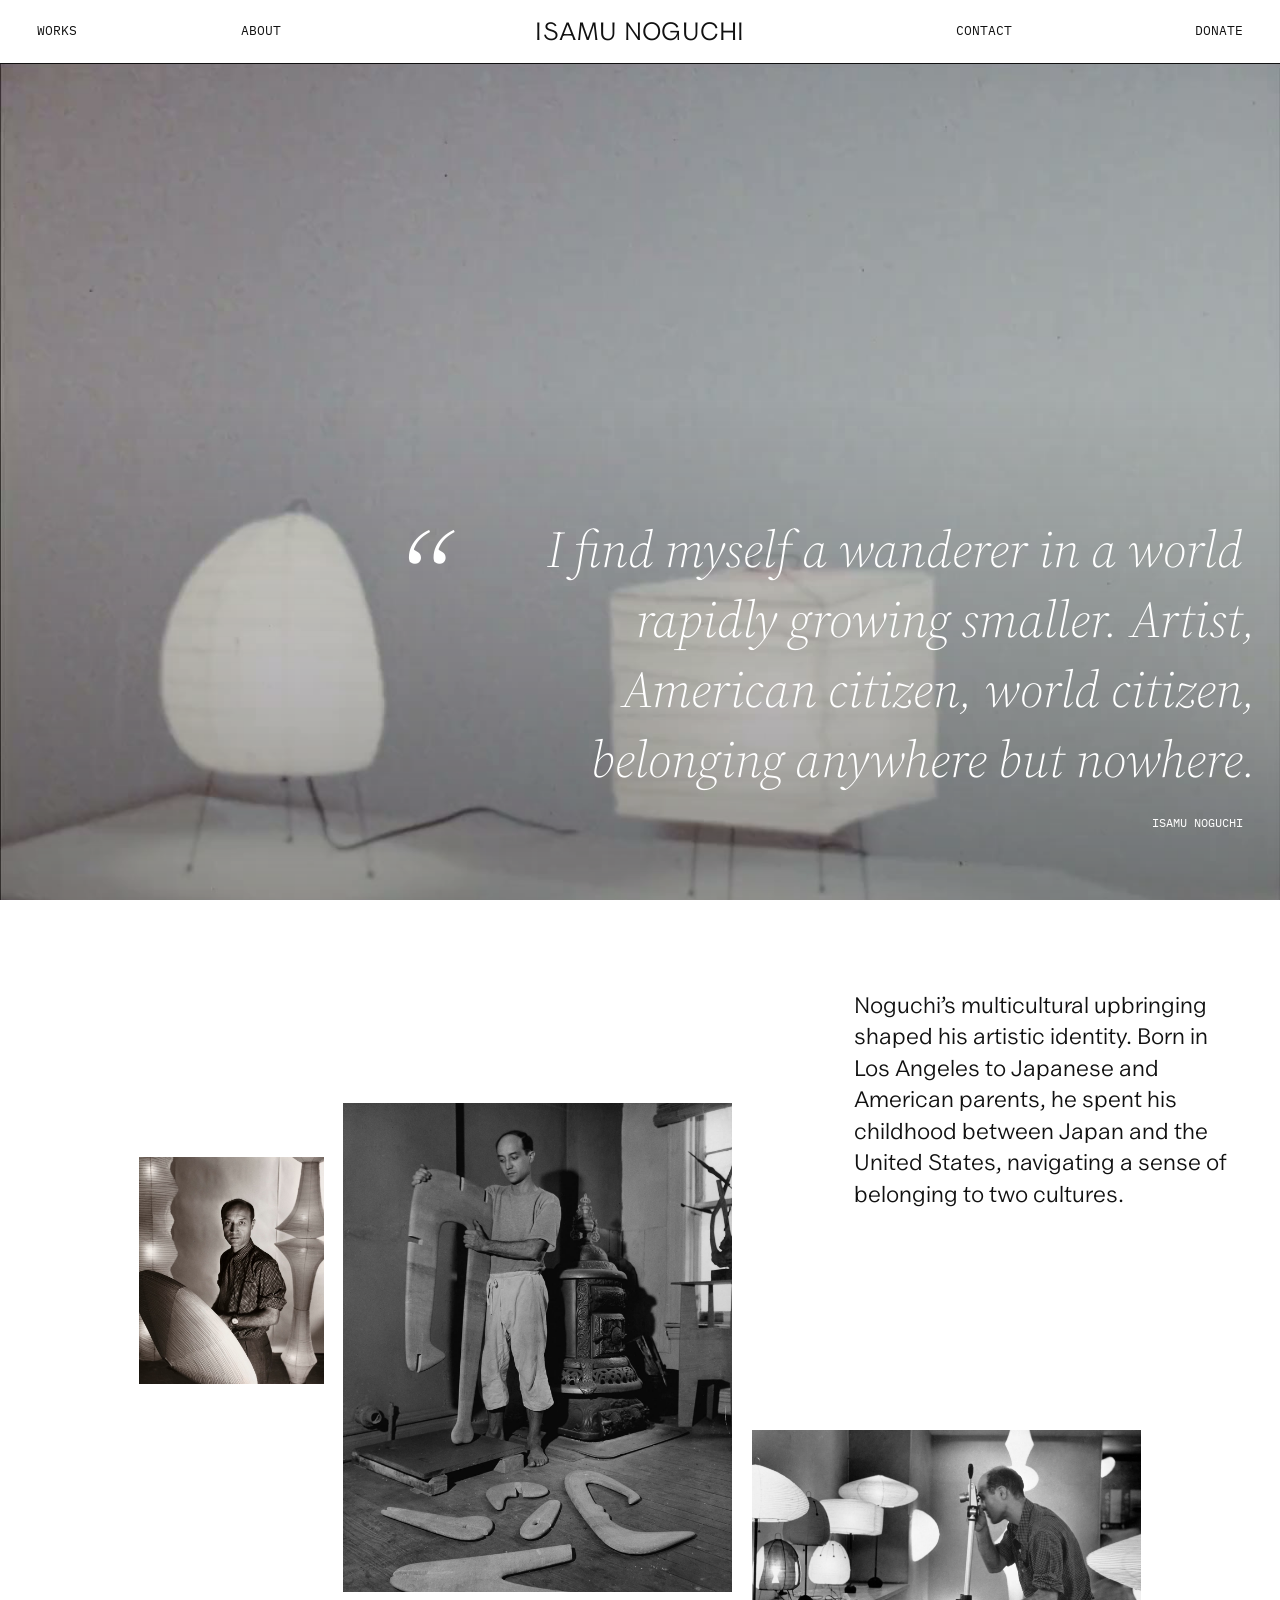
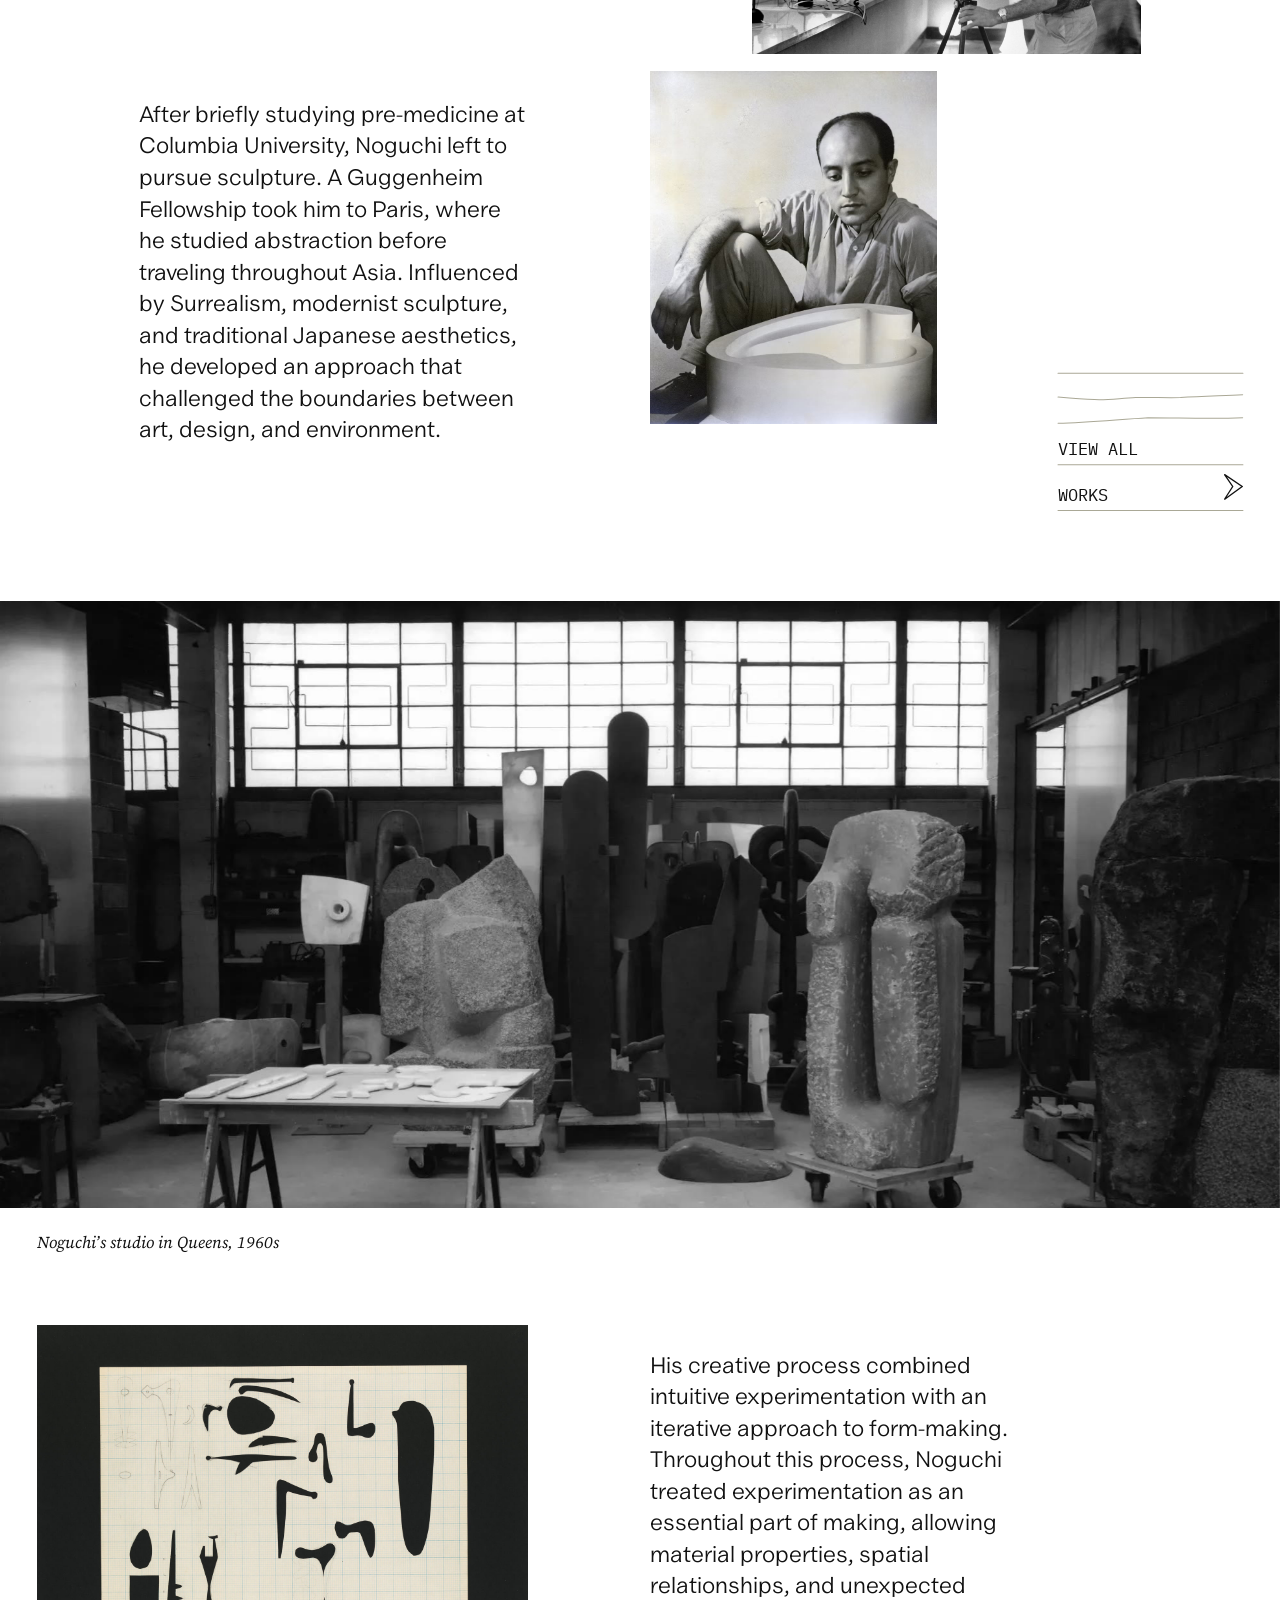
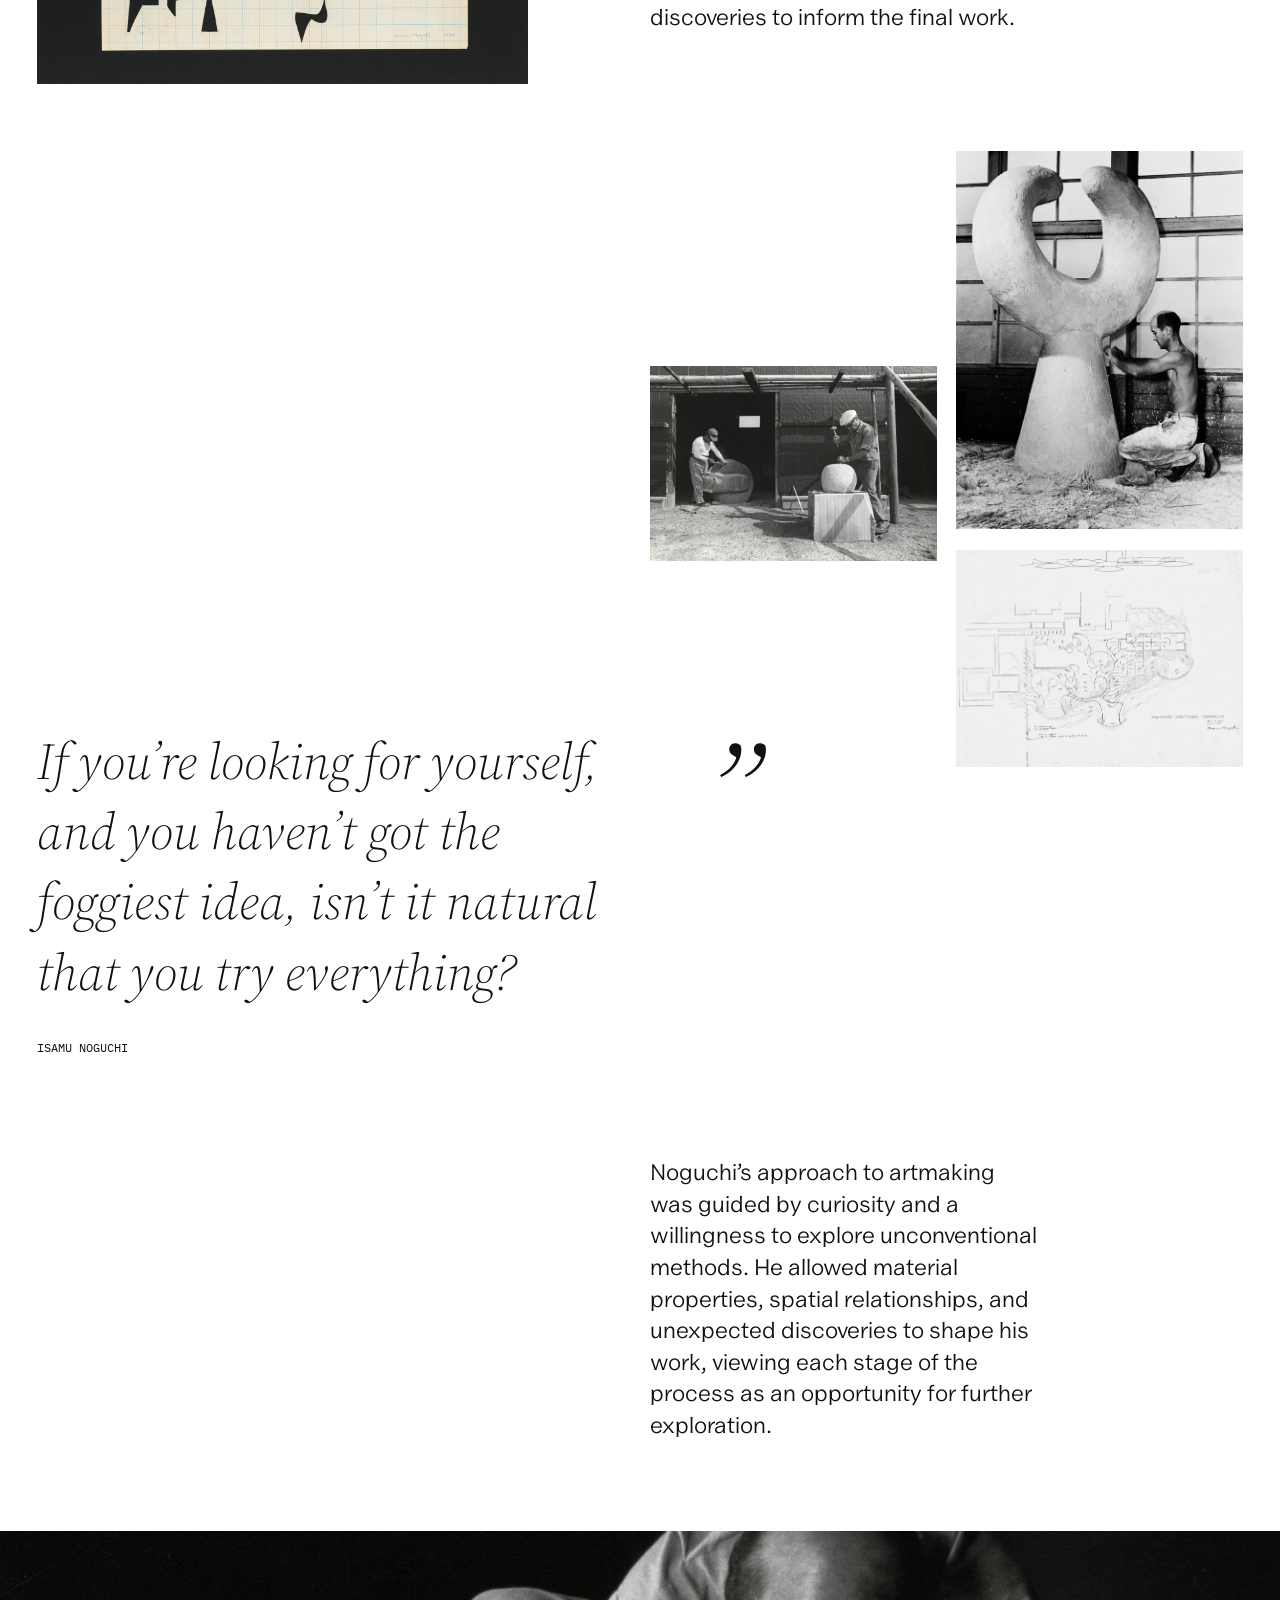
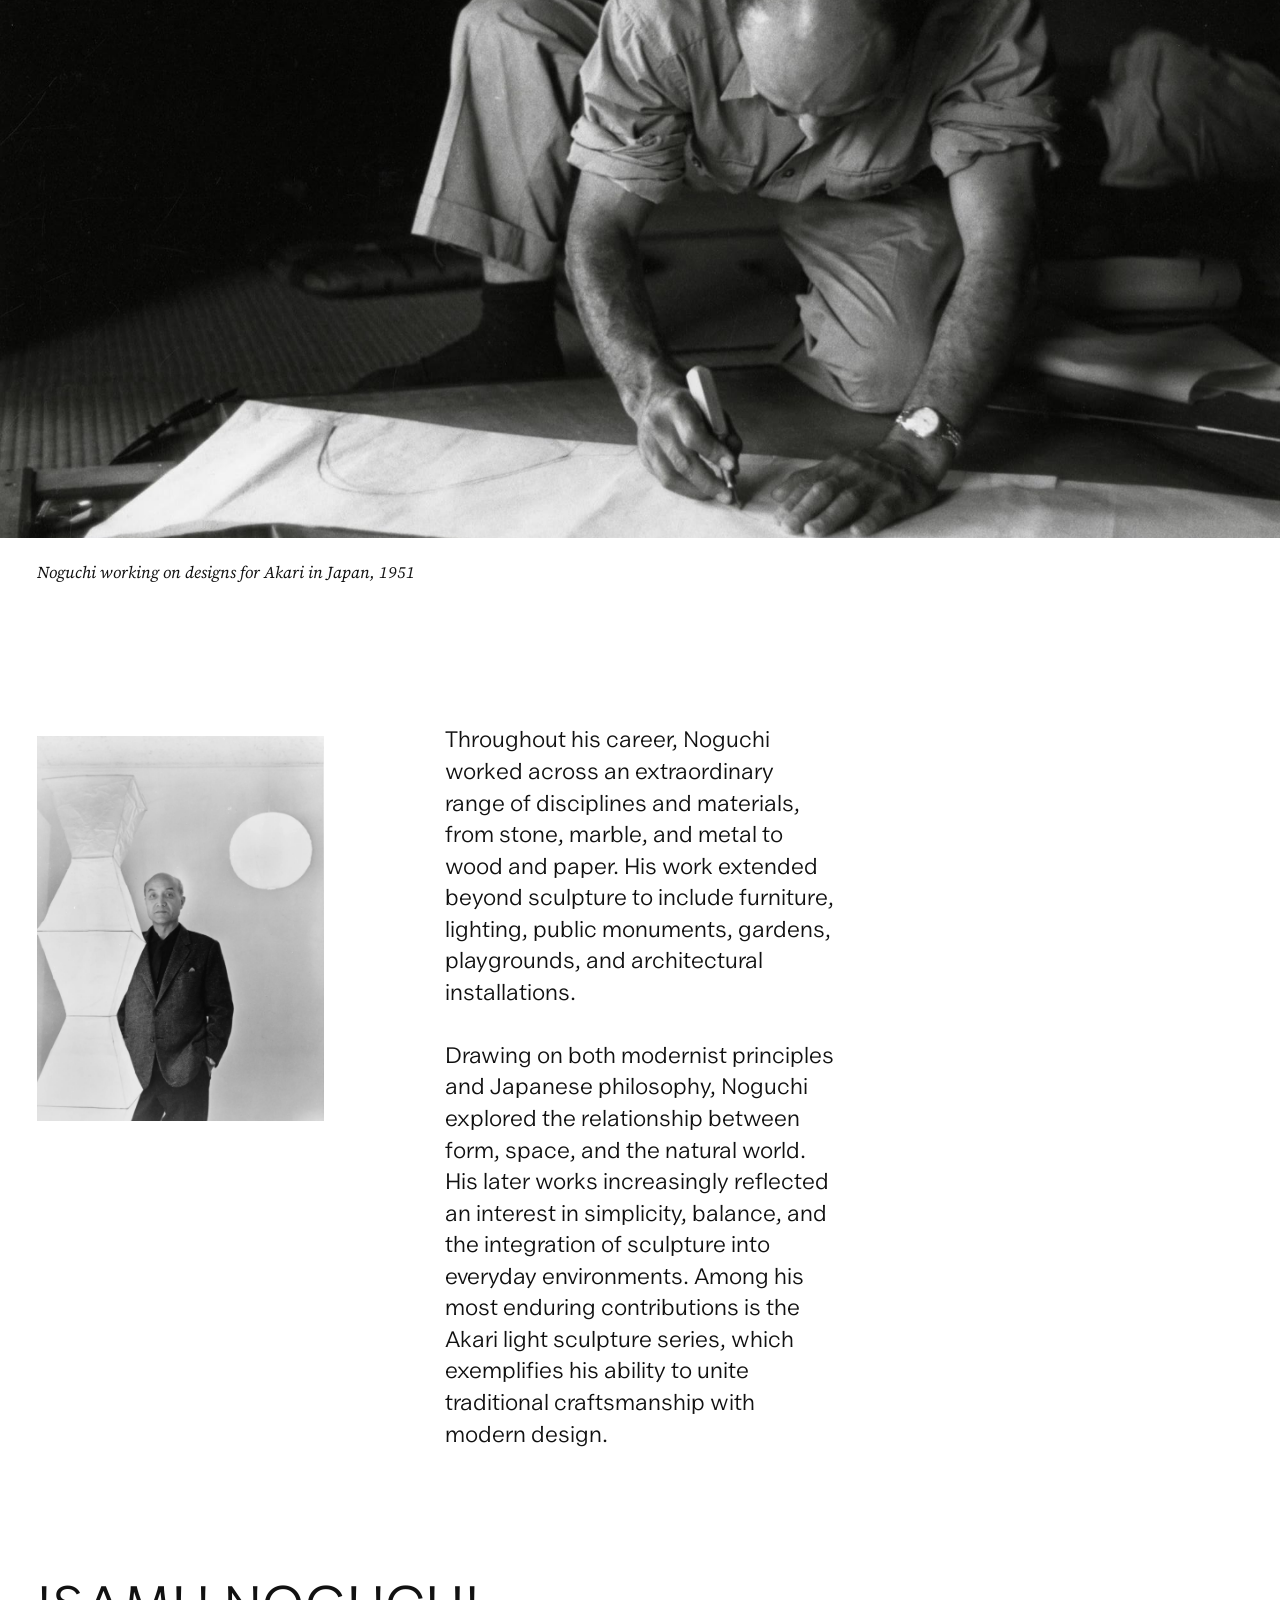
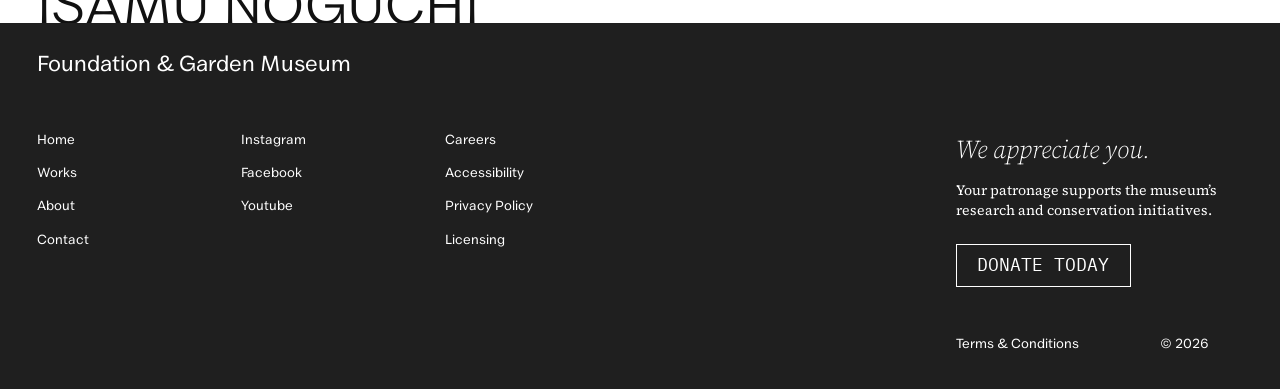
<file: about.html>
<!DOCTYPE html>
<html lang="en"><head><meta charset="utf-8">
<meta name="viewport" content="width=device-width, initial-scale=1, viewport-fit=cover">
<title>About — Isamu Noguchi Foundation &amp; Garden Museum</title>
<link href="https://fonts.googleapis.com/css2?family=Inter+Tight:wght@300;400&family=IBM+Plex+Mono:wght@400&family=Source+Serif+4:ital,wght@0,300;0,400;0,600;1,300;1,400&display=swap" rel="stylesheet">
<link rel="stylesheet" href="assets/css/styles.css"></head>
<body>
<svg width="0" height="0" class="svg-symbols" aria-hidden="true"><symbol id="ar" viewBox="0 0 42 57" overflow="visible"><path d="M0.841797 55.8281L39.8418 27.4175L0.841797 0.828125L19.0418 27.4175L0.841797 55.8281Z" fill="none" stroke="currentColor" stroke-width="1.3" stroke-linejoin="miter" vector-effect="non-scaling-stroke"/></symbol></svg>
<nav id="nav" class="top stuck"><a href="works.html">Works</a><a href="about.html" aria-current="page">About</a><a class="nt" href="index.html">Isamu Noguchi</a><a href="contact.html">Contact</a><a href="donate.html">Donate</a></nav>
<!-- Each ab-pN class sets a photo's position and proportions; data-par sets its parallax speed. -->
<main id="about">
<header class="abh">
<div class="abh-m"><video id="hv" src="assets/video/about-hero.mp4" poster="assets/images/about-hero.jpg" autoplay muted loop playsinline preload="auto" aria-label="Film of Noguchi arranging Akari light sculptures on a white table"></video></div>
<div class="g abq"><span class="qm" aria-hidden="true">“</span><blockquote><p><span>I find myself a wanderer in a world</span><span>rapidly growing smaller. Artist<span class="hp">,</span></span><span>American citizen, world citizen<span class="hp">,</span></span><span>belonging anywhere but nowhere<span class="hp">.</span></span></p><cite>Isamu Noguchi</cite></blockquote></div>
</header>
<h1 class="vh">About Isamu Noguchi</h1>
<section class="g abg ab1">
<p class="abt ab-ta">Noguchi’s multicultural upbringing shaped his artistic identity. Born in Los Angeles to Japanese and American parents, he spent his childhood between Japan and the United States, navigating a sense of belonging to two cultures.</p>
<img class="ab-p1" data-par="-.05" src="assets/images/noguchi-akari-portrait.jpg" width="1600" height="1698" alt="Isamu Noguchi between tall Akari light sculptures, resting his arm on a large ribbed paper shade">
<img class="ab-p2" data-par=".04" src="assets/images/noguchi-studio-wood-forms.jpg" width="1400" height="1760" alt="Noguchi in his studio holding an interlocking wooden sculpture form, more pieces on the floor beside a cast-iron stove">
<img class="ab-p3" data-par="-.07" src="assets/images/noguchi-camera-akari.jpg" width="1800" height="892" alt="Noguchi looking through a camera on a tripod at a row of glowing Akari table lamps">
</section>
<section class="g abg ab2">
<p class="abt ab-tb">After briefly studying pre-medicine at Columbia University, Noguchi left to pursue sculpture. A Guggenheim Fellowship took him to Paris, where he studied abstraction before traveling throughout Asia. Influenced by Surrealism, modernist sculpture, and traditional Japanese aesthetics, he developed an approach that challenged the boundaries between art, design, and environment.</p>
<img class="ab-p4" data-par="-.06" src="assets/images/noguchi-seated-sculpture.jpg" width="833" height="1024" alt="A young Noguchi seated beside a white sculpture, black and white photograph">
<a class="cta wavy elastic" href="works.html" data-motion="1,1,1,0,0" data-damp="30" data-stiff="120" data-pull=".35">
<div class="wlw">
<svg class="ln" viewBox="5.4 8.3 73.1 55.2" preserveAspectRatio="none" aria-hidden="true">
<path pathLength="1" d="M5.4,8.8 L78.5,8.8"/>
<path pathLength="1" data-dy="-2" transform="translate(0 -2)" d="M5.4,20.2c4.8.4,9.6.8,14.4,1,5.3.3,10.5-.6,16.3-.8,5.9-.2,11.8.2,17.7,0,8.7-.5,16.2-.7,24.6-1.1"/>
<path pathLength="1" d="M5.4,28.6c11.9-.3,23.7-1.5,35.6-2.2,12,0,25.1.5,37.4,0"/>
<path pathLength="1" d="M5.4,45 L78.5,45"/>
<path pathLength="1" d="M5.4,63 L78.5,63"/>
</svg>
<p class="wt hl hl-a">View all</p><p class="wt hl hl-b">works</p><svg class="ar" aria-hidden="true"><use href="#ar"/></svg>
</div>
</a>
</section>
<figure class="sun"><div class="sunf"><img src="assets/images/queens-studio.jpg" width="2000" height="1502" alt="Noguchi’s studio in Queens filled with stone, metal and wood sculptures beneath tall factory windows"></div><figcaption>Noguchi’s studio in Queens, 1960s</figcaption></figure>
<section class="g abg ab3">
<img class="ab-p5" data-par=".03" src="assets/images/worksheet-for-sculpture-1945.jpg" width="1512" height="1104" alt="Worksheet for Sculpture, 1945: black cut-paper sculpture shapes and pencil studies on graph paper, on a black mat">
<p class="abt ab-tc">His creative process combined intuitive experimentation with an iterative approach to form-making. Throughout this process, Noguchi treated experimentation as an essential part of making, allowing material properties, spatial relationships, and unexpected discoveries to inform the final work.</p>
<img class="ab-p6" data-par="-.05" src="assets/images/noguchi-plaster-form.jpg" width="600" height="789" alt="Noguchi kneeling as he shapes a large plaster sculpture with two curving arms">
<img class="ab-p7" data-par=".06" src="assets/images/stone-carving-outdoors.jpg" width="1600" height="1088" alt="Noguchi and a stone carver working on granite sculptures outside a workshop">
<img class="ab-p8" data-par="-.05" src="assets/images/garden-plan-drawing.jpg" width="1154" height="872" alt="Noguchi’s drawing of proposed additional terracing for the Billy Rose Art Garden, Jerusalem">
<div class="abq"><blockquote><p><span>If you’re looking for yourself,</span><span>and you haven’t got the</span><span>foggiest idea, isn’t it natural</span><span>that you try everything?</span></p><cite>Isamu Noguchi</cite></blockquote><span class="qm" aria-hidden="true">”</span></div>
</section>
<section class="g abg ab4">
<p class="abt ab-td">Noguchi’s approach to artmaking was guided by curiosity and a willingness to explore unconventional methods. He allowed material properties, spatial relationships, and unexpected discoveries to shape his work, viewing each stage of the process as an opportunity for further exploration.</p>
</section>
<figure class="sun"><div class="sunf"><img src="assets/images/akari-designs-japan.jpg" width="2000" height="1328" alt="Noguchi kneeling on a tatami floor, tracing an Akari shape onto a long sheet of paper"></div><figcaption>Noguchi working on designs for Akari in Japan, 1951</figcaption></figure>
<section class="g abg ab5">
<img class="ab-p9" data-par="-.04" src="assets/images/noguchi-stacked-akari.jpg" width="1300" height="1754" alt="Noguchi in a tweed jacket beside stacked Akari lanterns and a round hanging lamp">
<div class="abt ab-te">
<p>Throughout his career, Noguchi worked across an extraordinary range of disciplines and materials, from stone, marble, and metal to wood and paper. His work extended beyond sculpture to include furniture, lighting, public monuments, gardens, playgrounds, and architectural installations.</p>
<p>Drawing on both modernist principles and Japanese philosophy, Noguchi explored the relationship between form, space, and the natural world. His later works increasingly reflected an interest in simplicity, balance, and the integration of sculpture into everyday environments. Among his most enduring contributions is the Akari light sculpture series, which exemplifies his ability to unite traditional craftsmanship with modern design.</p>
</div>
</section>
</main>
<div class="sign" aria-hidden="true">Isamu Noguchi</div>
<footer id="contact">
<h3>Foundation &amp; Garden Museum</h3>
<div class="fl"><ul><li><a href="index.html">Home</a></li><li><a href="works.html">Works</a></li><li><a href="about.html">About</a></li><li><a href="contact.html">Contact</a></li></ul>
<ul><li><a href="#">Instagram</a></li><li><a href="#">Facebook</a></li><li><a href="#">Youtube</a></li></ul>
<ul><li><a href="#">Careers</a></li><li><a href="#">Accessibility</a></li><li><a href="#">Privacy Policy</a></li><li><a href="#">Licensing</a></li></ul></div>
<div class="fr" id="donate"><em>We appreciate you.</em><p>Your patronage supports the museum’s research and conservation initiatives.</p><a class="btn" href="donate.html">Donate Today</a>
<div class="fb"><span>Terms &amp; Conditions</span><span>© 2026</span></div></div>
</footer>
<script src="assets/js/about.js"></script>
<script src="assets/js/elastic.js"></script>
</body></html>
</file>
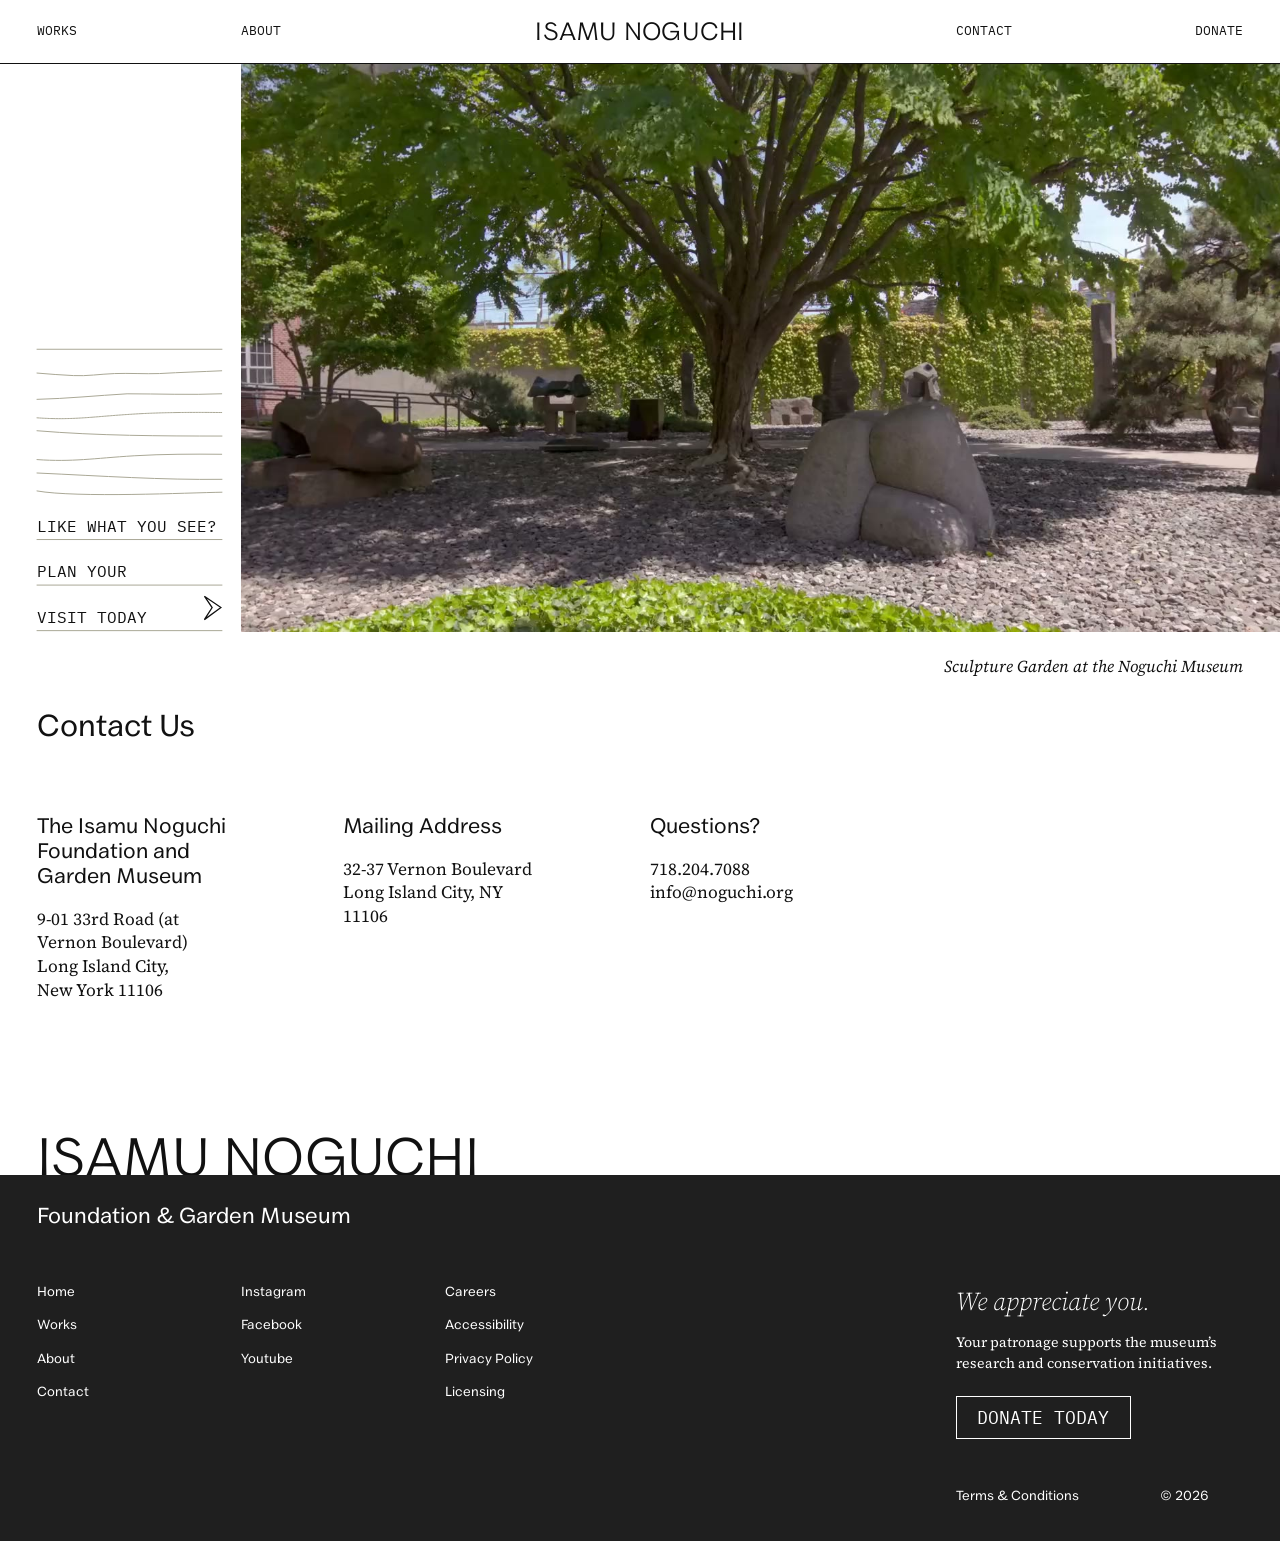
<file: contact.html>
<!DOCTYPE html>
<html lang="en"><head><meta charset="utf-8">
<meta name="viewport" content="width=device-width, initial-scale=1, viewport-fit=cover">
<title>Contact — Isamu Noguchi Foundation &amp; Garden Museum</title>
<link href="https://fonts.googleapis.com/css2?family=Inter+Tight:wght@300;400&family=IBM+Plex+Mono:wght@400&family=Source+Serif+4:ital,wght@0,300;0,400;0,600;1,300;1,400&display=swap" rel="stylesheet">
<link rel="stylesheet" href="assets/css/styles.css"></head>
<body>
<svg width="0" height="0" class="svg-symbols" aria-hidden="true"><symbol id="ar" viewBox="0 0 42 57" overflow="visible"><path d="M0.841797 55.8281L39.8418 27.4175L0.841797 0.828125L19.0418 27.4175L0.841797 55.8281Z" fill="none" stroke="currentColor" stroke-width="1.3" stroke-linejoin="miter" vector-effect="non-scaling-stroke"/></symbol></svg>
<nav id="nav" class="top stuck"><a href="works.html">Works</a><a href="about.html">About</a><a class="nt" href="index.html">Isamu Noguchi</a><a href="contact.html" aria-current="page">Contact</a><a href="donate.html">Donate</a></nav>
<main>
<header class="ch">
<div class="ch-p wavy elastic hero-f" data-motion="1,1,1,1,1,1,1,.35,0,0,0" data-damp="28" data-stiff="140" data-pull=".42">
<div class="wlw">
<svg class="ln" viewBox="5.4 8.3 73.1 112.2" preserveAspectRatio="none" aria-hidden="true"><path d="M5.4,8.8 L78.5,8.8"/><path data-dy="-2" transform="translate(0 -2)" d="M5.4,20.2c4.8.4,9.6.8,14.4,1,5.3.3,10.5-.6,16.3-.8,5.9-.2,11.8.2,17.7,0,8.7-.5,16.2-.7,24.6-1.1"/><path d="M5.4,28.6c11.9-.3,23.7-1.5,35.6-2.2,12,0,25.1.5,37.4,0"/><path d="M5.40,35.90Q6.62,35.98 7.22,36.01Q7.83,36.05 8.44,36.08Q9.05,36.11 9.66,36.13Q10.27,36.16 10.87,36.18Q11.48,36.19 12.09,36.20Q12.70,36.22 13.31,36.22Q13.92,36.23 14.53,36.23Q15.14,36.23 15.75,36.22Q16.35,36.21 16.96,36.20Q17.57,36.19 18.18,36.17Q18.79,36.15 19.40,36.13Q20.01,36.11 20.62,36.08Q21.22,36.05 21.83,36.02Q22.44,35.98 23.05,35.95Q23.66,35.91 24.26,35.87Q24.87,35.83 25.48,35.79Q26.09,35.74 26.69,35.70Q27.30,35.65 27.91,35.60Q28.52,35.56 29.12,35.51Q29.73,35.46 30.34,35.41Q30.94,35.36 31.55,35.31Q32.16,35.26 32.76,35.21Q33.37,35.16 33.98,35.11Q34.59,35.07 35.19,35.02Q35.80,34.97 36.41,34.92Q37.01,34.87 37.62,34.83Q38.23,34.78 38.84,34.74Q39.44,34.69 40.05,34.65Q40.66,34.61 41.27,34.57Q41.87,34.52 42.48,34.49Q43.09,34.45 43.70,34.41Q44.31,34.37 44.91,34.34Q45.52,34.30 46.13,34.27Q46.74,34.24 47.35,34.21Q47.95,34.18 48.56,34.15Q49.17,34.12 49.78,34.10Q50.39,34.07 51.00,34.05Q51.61,34.03 52.21,34.01Q52.82,33.99 53.43,33.97Q54.04,33.95 54.65,33.93Q55.26,33.91 55.87,33.90Q56.48,33.88 57.08,33.87Q57.69,33.86 58.30,33.85Q58.91,33.84 59.52,33.83Q60.13,33.82 60.74,33.81Q61.35,33.80 61.96,33.79Q62.57,33.78 63.17,33.78Q63.78,33.77 64.39,33.77Q65.00,33.77 65.61,33.76Q66.22,33.76 66.83,33.76Q67.44,33.76 68.05,33.75Q68.66,33.75 69.26,33.75Q69.87,33.75 70.48,33.76Q71.09,33.76 71.70,33.76Q72.31,33.76 72.92,33.76Q73.53,33.77 74.14,33.77Q74.75,33.77 75.35,33.78Q75.96,33.78 76.57,33.79Q77.18,33.79 77.79,33.80L78.40,33.80"/><path d="M5.4,41c24.1,2,49,2.1,73.1,2.1"/><path d="M5.4,52.4c14.1,1,22.2-.5,38.4-1.5,11.5-.7,23.1-.7,34.6-.6"/><path d="M5.4,57.7c26.1,1.2,49.3,2.8,73.1,2.5"/><path d="M5.4,64.8c15.9,2.8,59.8.7,73.1.5"/><path d="M5.4,84 L78.5,84"/><path d="M5.4,102 L78.5,102"/><path d="M5.4,120 L78.5,120"/></svg>
<h1 class="wt hl hl-1">Like what you see?</h1>
<a class="ch-link" href="#" aria-label="Plan your visit today"><span class="wt hl hl-2">Plan your</span><span class="wt hl hl-3">visit today</span><svg class="ar" aria-hidden="true"><use href="#ar"/></svg></a>
</div>
</div>
<figure class="ch-m">
<div class="ch-v"><video id="hv" src="assets/video/contact-garden.mp4" poster="assets/images/contact-garden.jpg" autoplay muted loop playsinline preload="auto" aria-label="Slow pan across the Noguchi Museum sculpture garden: stone sculptures on gravel beneath a large tree, with an ivy-covered wall behind"></video></div>
<figcaption>Sculpture Garden at the Noguchi Museum</figcaption>
</figure>
</header>
<section class="g cs" id="contact-us">
<h2 class="cs-t">Contact Us</h2>
<div class="cs-c cs-c1">
<h3>The Isamu Noguchi<br>Foundation and<br>Garden Museum</h3>
<address>9-01 33rd Road (at<br>Vernon Boulevard)<br>Long Island City,<br>New York 11106</address>
</div>
<div class="cs-c cs-c2">
<h3>Mailing Address</h3>
<address>32-37 Vernon Boulevard<br>Long Island City, NY<br>11106</address>
</div>
<div class="cs-c cs-c3">
<h3>Questions?</h3>
<p><a href="tel:+17182047088">718.204.7088</a><br><a href="mailto:info@noguchi.org">info@noguchi.org</a></p>
</div>
</section>
</main>
<div class="sign" aria-hidden="true">Isamu Noguchi</div>
<footer id="contact">
<h3>Foundation &amp; Garden Museum</h3>
<div class="fl"><ul><li><a href="index.html">Home</a></li><li><a href="works.html">Works</a></li><li><a href="about.html">About</a></li><li><a href="contact.html">Contact</a></li></ul>
<ul><li><a href="#">Instagram</a></li><li><a href="#">Facebook</a></li><li><a href="#">Youtube</a></li></ul>
<ul><li><a href="#">Careers</a></li><li><a href="#">Accessibility</a></li><li><a href="#">Privacy Policy</a></li><li><a href="#">Licensing</a></li></ul></div>
<div class="fr" id="donate"><em>We appreciate you.</em><p>Your patronage supports the museum’s research and conservation initiatives.</p><a class="btn" href="donate.html">Donate Today</a>
<div class="fb"><span>Terms &amp; Conditions</span><span>© 2026</span></div></div>
</footer>
<script src="assets/js/contact.js"></script>
<script src="assets/js/elastic.js"></script>
</body></html>
</file>
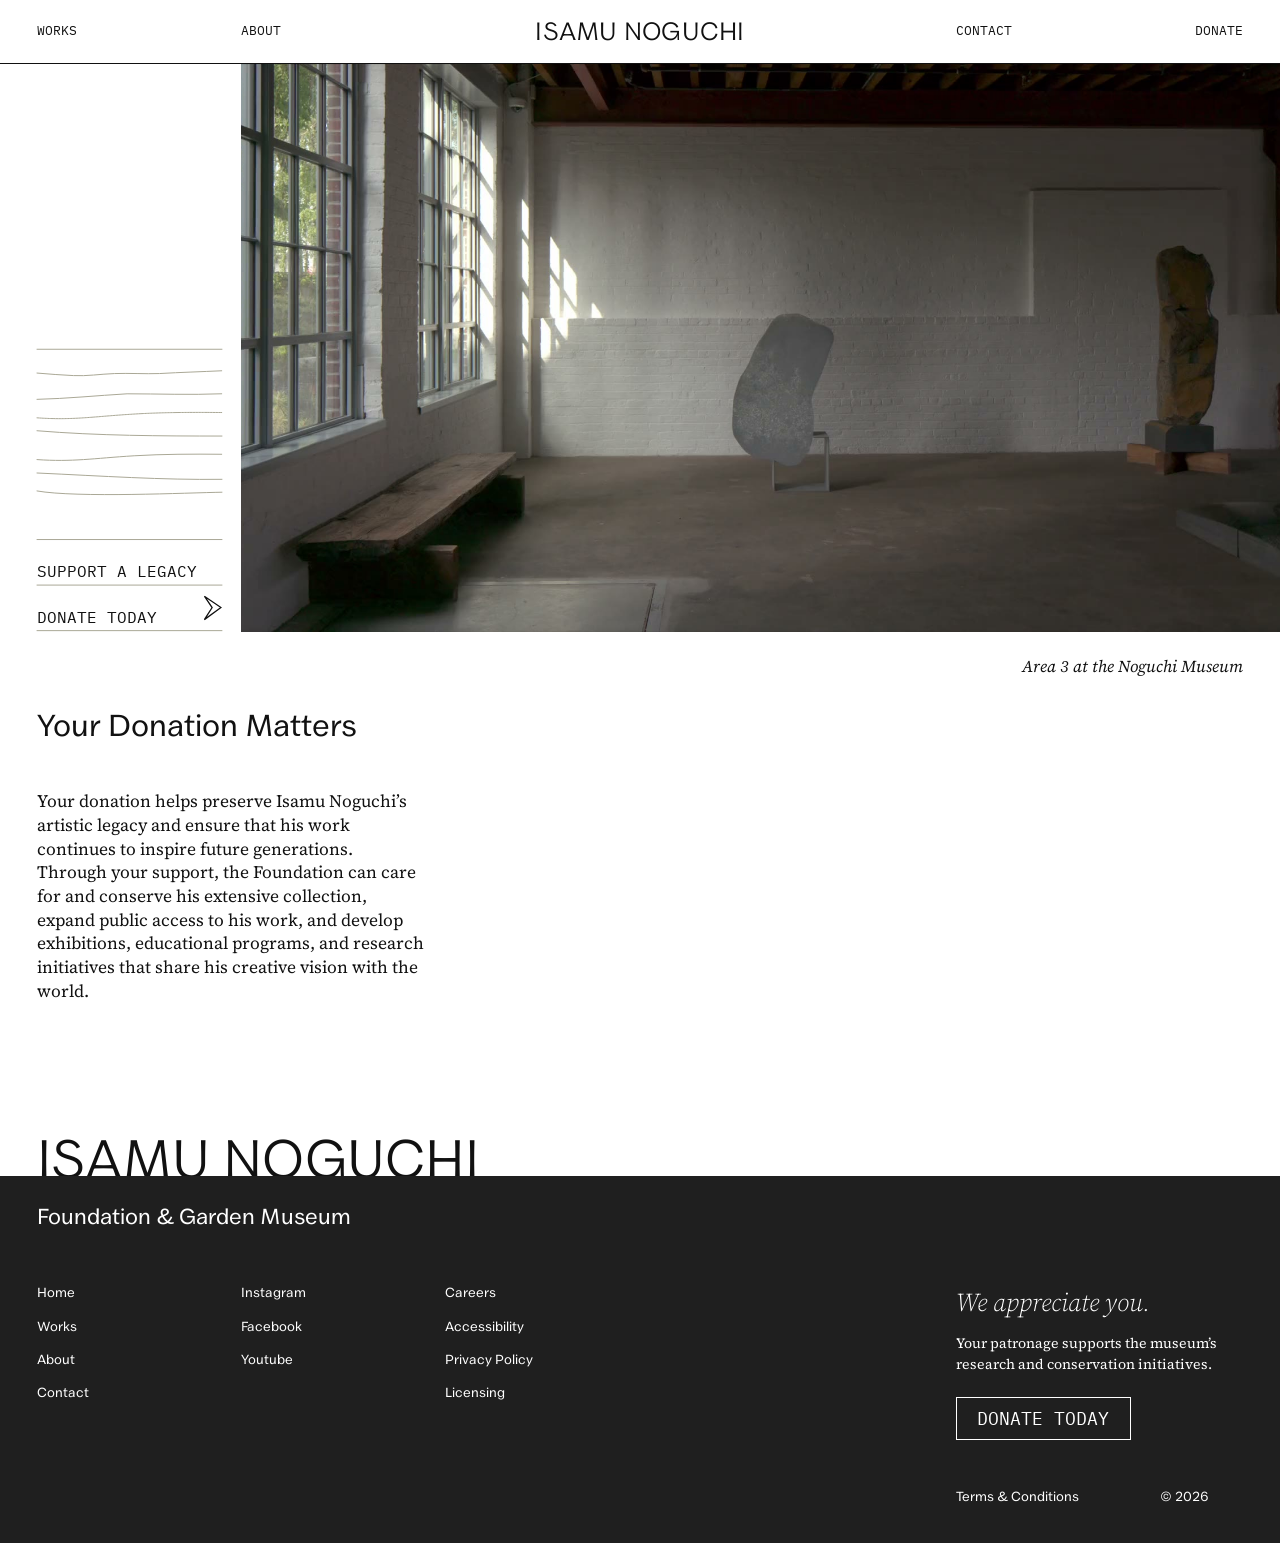
<file: donate.html>
<!DOCTYPE html>
<html lang="en"><head><meta charset="utf-8">
<meta name="viewport" content="width=device-width, initial-scale=1, viewport-fit=cover">
<title>Donate — Isamu Noguchi Foundation &amp; Garden Museum</title>
<link href="https://fonts.googleapis.com/css2?family=Inter+Tight:wght@300;400&family=IBM+Plex+Mono:wght@400&family=Source+Serif+4:ital,wght@0,300;0,400;0,600;1,300;1,400&display=swap" rel="stylesheet">
<link rel="stylesheet" href="assets/css/styles.css"></head>
<body>
<svg width="0" height="0" class="svg-symbols" aria-hidden="true"><symbol id="ar" viewBox="0 0 42 57" overflow="visible"><path d="M0.841797 55.8281L39.8418 27.4175L0.841797 0.828125L19.0418 27.4175L0.841797 55.8281Z" fill="none" stroke="currentColor" stroke-width="1.3" stroke-linejoin="miter" vector-effect="non-scaling-stroke"/></symbol></svg>
<nav id="nav" class="top stuck"><a href="works.html">Works</a><a href="about.html">About</a><a class="nt" href="index.html">Isamu Noguchi</a><a href="contact.html">Contact</a><a href="donate.html" aria-current="page">Donate</a></nav>
<main>
<header class="ch">
<div class="ch-p wavy elastic hero-f" data-motion="1,1,1,1,1,1,1,.35,0,0,0" data-damp="28" data-stiff="140" data-pull=".42">
<div class="wlw">
<svg class="ln" viewBox="5.4 8.3 73.1 112.2" preserveAspectRatio="none" aria-hidden="true"><path d="M5.4,8.8 L78.5,8.8"/><path data-dy="-2" transform="translate(0 -2)" d="M5.4,20.2c4.8.4,9.6.8,14.4,1,5.3.3,10.5-.6,16.3-.8,5.9-.2,11.8.2,17.7,0,8.7-.5,16.2-.7,24.6-1.1"/><path d="M5.4,28.6c11.9-.3,23.7-1.5,35.6-2.2,12,0,25.1.5,37.4,0"/><path d="M5.40,35.90Q6.62,35.98 7.22,36.01Q7.83,36.05 8.44,36.08Q9.05,36.11 9.66,36.13Q10.27,36.16 10.87,36.18Q11.48,36.19 12.09,36.20Q12.70,36.22 13.31,36.22Q13.92,36.23 14.53,36.23Q15.14,36.23 15.75,36.22Q16.35,36.21 16.96,36.20Q17.57,36.19 18.18,36.17Q18.79,36.15 19.40,36.13Q20.01,36.11 20.62,36.08Q21.22,36.05 21.83,36.02Q22.44,35.98 23.05,35.95Q23.66,35.91 24.26,35.87Q24.87,35.83 25.48,35.79Q26.09,35.74 26.69,35.70Q27.30,35.65 27.91,35.60Q28.52,35.56 29.12,35.51Q29.73,35.46 30.34,35.41Q30.94,35.36 31.55,35.31Q32.16,35.26 32.76,35.21Q33.37,35.16 33.98,35.11Q34.59,35.07 35.19,35.02Q35.80,34.97 36.41,34.92Q37.01,34.87 37.62,34.83Q38.23,34.78 38.84,34.74Q39.44,34.69 40.05,34.65Q40.66,34.61 41.27,34.57Q41.87,34.52 42.48,34.49Q43.09,34.45 43.70,34.41Q44.31,34.37 44.91,34.34Q45.52,34.30 46.13,34.27Q46.74,34.24 47.35,34.21Q47.95,34.18 48.56,34.15Q49.17,34.12 49.78,34.10Q50.39,34.07 51.00,34.05Q51.61,34.03 52.21,34.01Q52.82,33.99 53.43,33.97Q54.04,33.95 54.65,33.93Q55.26,33.91 55.87,33.90Q56.48,33.88 57.08,33.87Q57.69,33.86 58.30,33.85Q58.91,33.84 59.52,33.83Q60.13,33.82 60.74,33.81Q61.35,33.80 61.96,33.79Q62.57,33.78 63.17,33.78Q63.78,33.77 64.39,33.77Q65.00,33.77 65.61,33.76Q66.22,33.76 66.83,33.76Q67.44,33.76 68.05,33.75Q68.66,33.75 69.26,33.75Q69.87,33.75 70.48,33.76Q71.09,33.76 71.70,33.76Q72.31,33.76 72.92,33.76Q73.53,33.77 74.14,33.77Q74.75,33.77 75.35,33.78Q75.96,33.78 76.57,33.79Q77.18,33.79 77.79,33.80L78.40,33.80"/><path d="M5.4,41c24.1,2,49,2.1,73.1,2.1"/><path d="M5.4,52.4c14.1,1,22.2-.5,38.4-1.5,11.5-.7,23.1-.7,34.6-.6"/><path d="M5.4,57.7c26.1,1.2,49.3,2.8,73.1,2.5"/><path d="M5.4,64.8c15.9,2.8,59.8.7,73.1.5"/><path d="M5.4,84 L78.5,84"/><path d="M5.4,102 L78.5,102"/><path d="M5.4,120 L78.5,120"/></svg>
<h1 class="wt hl hl-2">Support a legacy</h1>
<a class="ch-link" href="#" aria-label="Donate today"><span class="wt hl hl-3">Donate today</span><svg class="ar" aria-hidden="true"><use href="#ar"/></svg></a>
</div>
</div>
<figure class="ch-m">
<div class="ch-v"><video id="hv" src="assets/video/donate-gallery.mp4" poster="assets/images/donate-gallery.jpg" autoplay muted loop playsinline preload="auto" aria-label="Slow push-in on a white-walled museum gallery: a tall gray stone sculpture and a carved wood bench beside large factory windows"></video></div>
<figcaption>Area 3 at the Noguchi Museum</figcaption>
</figure>
</header>
<section class="g cs ds">
<h2 class="cs-t">Your Donation Matters</h2>
<p class="ds-p">Your donation helps preserve Isamu Noguchi’s artistic legacy and ensure that his work continues to inspire future generations. Through your support, the Foundation can care for and conserve his extensive collection, expand public access to his work, and develop exhibitions, educational programs, and research initiatives that share his creative vision with the world.</p>
</section>
</main>
<div class="sign" aria-hidden="true">Isamu Noguchi</div>
<footer id="contact">
<h3>Foundation &amp; Garden Museum</h3>
<div class="fl"><ul><li><a href="index.html">Home</a></li><li><a href="works.html">Works</a></li><li><a href="about.html">About</a></li><li><a href="contact.html">Contact</a></li></ul>
<ul><li><a href="#">Instagram</a></li><li><a href="#">Facebook</a></li><li><a href="#">Youtube</a></li></ul>
<ul><li><a href="#">Careers</a></li><li><a href="#">Accessibility</a></li><li><a href="#">Privacy Policy</a></li><li><a href="#">Licensing</a></li></ul></div>
<div class="fr" id="donate"><em>We appreciate you.</em><p>Your patronage supports the museum’s research and conservation initiatives.</p><a class="btn" href="#">Donate Today</a>
<div class="fb"><span>Terms &amp; Conditions</span><span>© 2026</span></div></div>
</footer>
<script src="assets/js/contact.js"></script>
<script src="assets/js/elastic.js"></script>
</body></html>
</file>
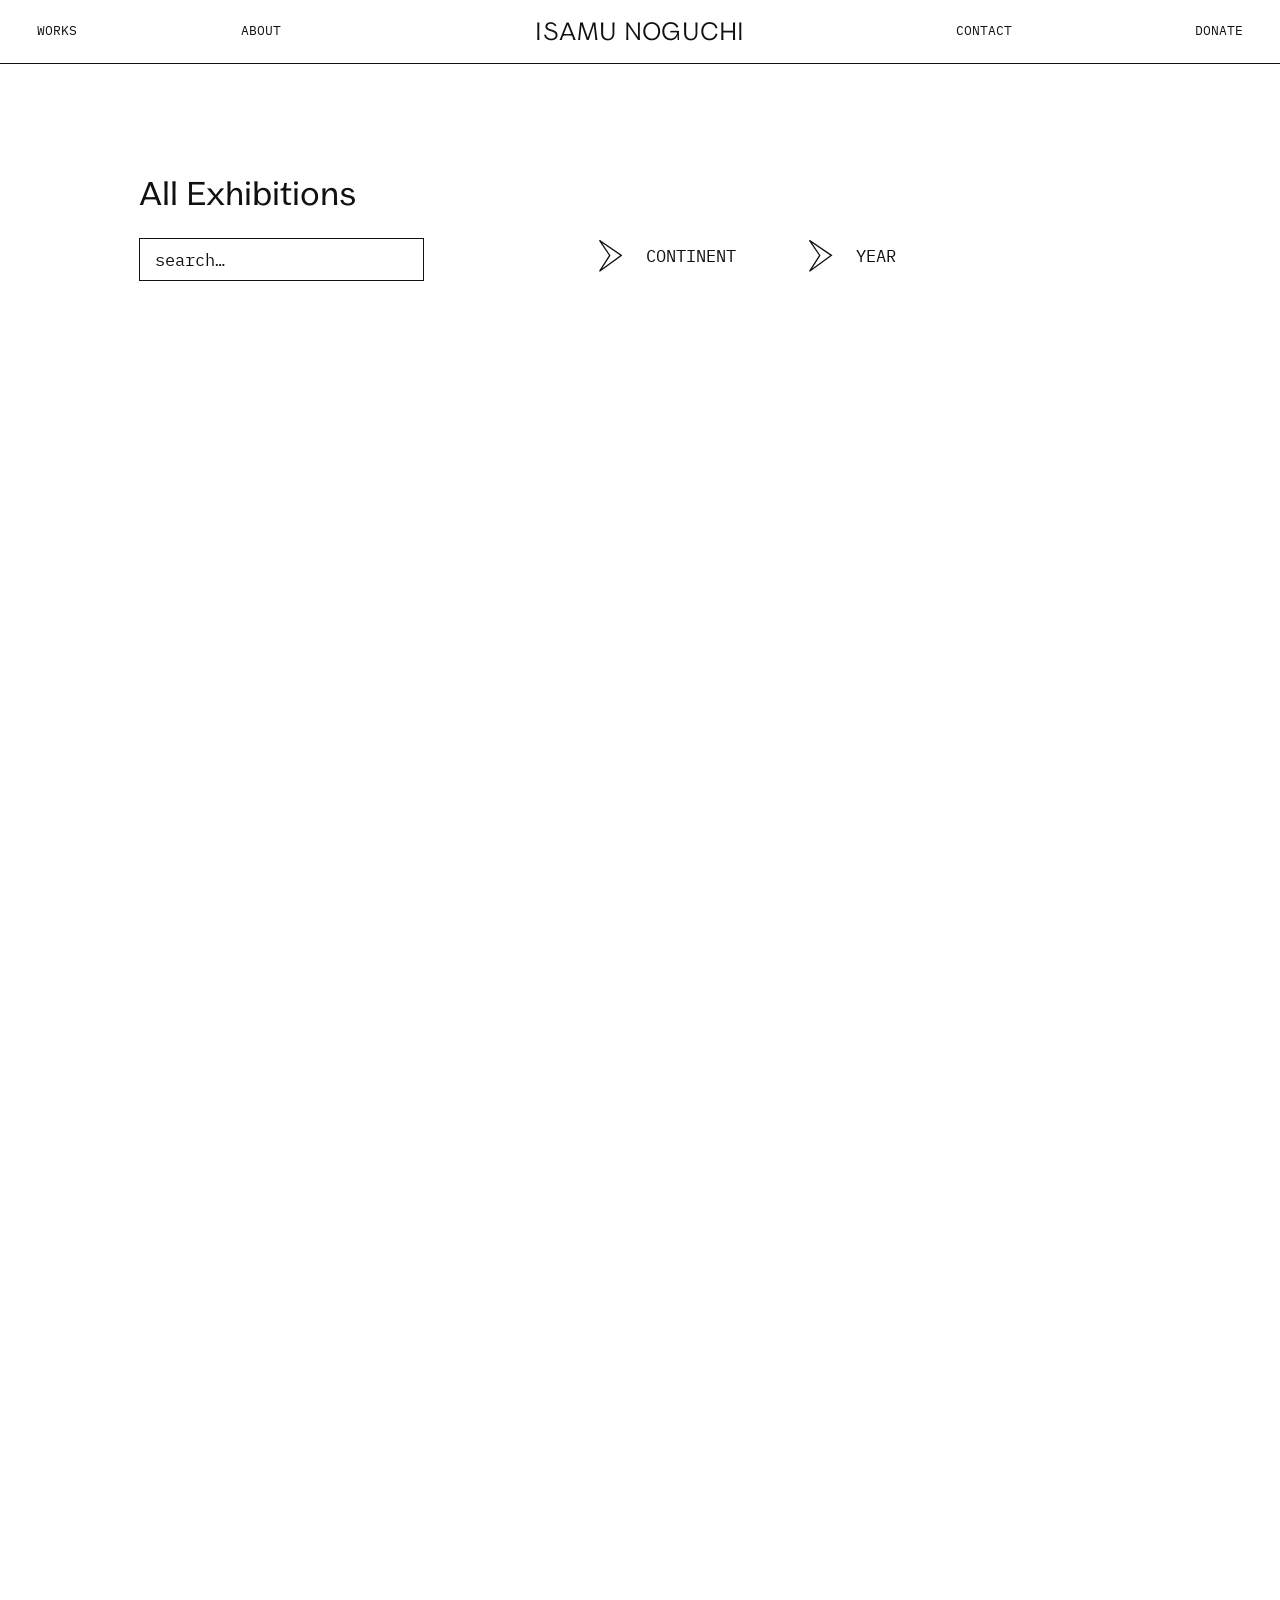
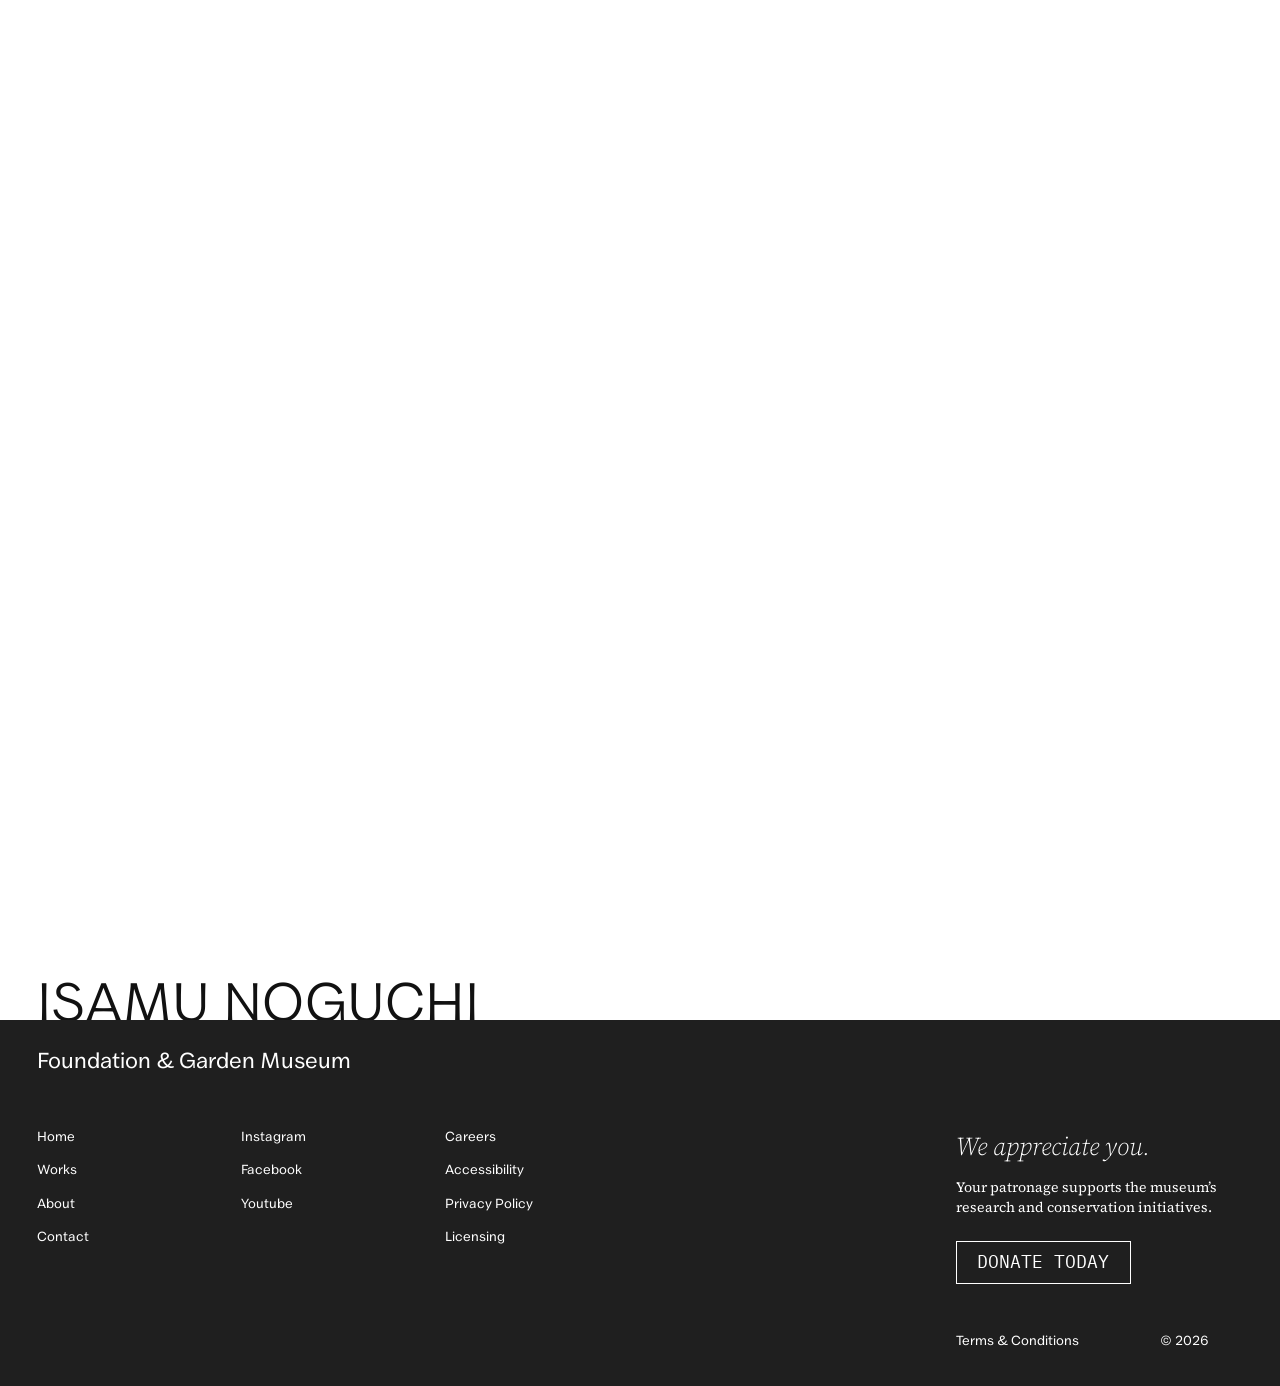
<file: exhibitions.html>
<!DOCTYPE html>
<html lang="en"><head><meta charset="utf-8">
<meta name="viewport" content="width=device-width, initial-scale=1, viewport-fit=cover">
<title>All Exhibitions — Isamu Noguchi Foundation &amp; Garden Museum</title>
<link href="https://fonts.googleapis.com/css2?family=Inter+Tight:wght@300;400&family=IBM+Plex+Mono:wght@400&family=Source+Serif+4:ital,wght@0,300;0,400;0,600;1,300;1,400&display=swap" rel="stylesheet">
<link rel="stylesheet" href="assets/css/styles.css"></head>
<body>
<svg width="0" height="0" class="svg-symbols" aria-hidden="true"><symbol id="ar" viewBox="0 0 42 57" overflow="visible"><path d="M0.841797 55.8281L39.8418 27.4175L0.841797 0.828125L19.0418 27.4175L0.841797 55.8281Z" fill="none" stroke="currentColor" stroke-width="1.3" stroke-linejoin="miter" vector-effect="non-scaling-stroke"/></symbol></svg>
<nav id="nav" class="top stuck"><a href="works.html">Works</a><a href="about.html">About</a><a class="nt" href="index.html">Isamu Noguchi</a><a href="contact.html">Contact</a><a href="donate.html">Donate</a></nav>
<main id="works">
<div class="g wh">
<h1 class="wh-t">All Exhibitions</h1>
<input class="ws" id="ws" type="search" placeholder="search…" aria-label="Search exhibitions" autocomplete="off">
<div class="wchips" id="wchips" aria-live="polite"></div>
<div class="wf" data-group="continent"><button class="wf-b" type="button" aria-expanded="false" aria-controls="wl-continent" aria-labelledby="wf-continent"><svg class="wf-a" aria-hidden="true"><use href="#ar"/></svg></button>
<div class="wf-c"><span class="wf-l" id="wf-continent">Continent</span>
<ul class="wf-ls" id="wl-continent"><li><button type="button">Asia</button></li><li><button type="button">Europe</button></li><li><button type="button">North America</button></li></ul></div></div>
<div class="wf" data-group="year"><button class="wf-b" type="button" aria-expanded="false" aria-controls="wl-year" aria-labelledby="wf-year"><svg class="wf-a" aria-hidden="true"><use href="#ar"/></svg></button>
<div class="wf-c"><span class="wf-l" id="wf-year">Year</span>
<ul class="wf-ls" id="wl-year"><li><button type="button">Oldest to newest</button></li><li><button type="button">Newest to oldest</button></li></ul></div></div>
</div>
<!-- Each exhibition: data-title/location/continent/year drive search, the continent filter and the year sort. A blank year sorts last.
     Placeholders use data-w/data-h for their shape; swap the .ph div for an <img width height alt>. -->
<div class="wg" id="wg">
<figure class="wk" data-title="Landscapes of Time" data-location="Williamstown, MA" data-continent="North America" data-year="2025"><img src="assets/images/landscapes-of-time.jpg" width="1280" height="853" alt="Three carved stone sculptures on a low white plinth before a wall-sized photograph of a face drawn in sand"><figcaption><b>Landscapes of Time</b><span>Williamstown, MA, 2025</span></figcaption></figure>
<figure class="wk" data-title="Isamu Noguchi: I am not a designer" data-location="Atlanta, GA" data-continent="North America" data-year="2026"><img src="assets/images/spiral-stone-and-lamps.jpg" width="1198" height="1624" alt="Pale marble spiral sculpture with carved steps, Akari paper lamps glowing behind it"><figcaption><b>Isamu Noguchi: I am not a designer</b><span>Atlanta, GA, 2026</span></figcaption></figure>
<figure class="wk" data-title="In Situ" data-location="Hong Kong" data-continent="Asia" data-year="2024"><img src="assets/images/akari-timber-frame.jpg" width="1350" height="1800" alt="Akari paper lanterns of many shapes hung inside a lattice of timber beams"><figcaption><b>In Situ</b><span>Hong Kong, 2024</span></figcaption></figure>
<figure class="wk" data-title="Isamu Noguchi: A New Nature" data-location="London" data-continent="Europe" data-year="2022"><img src="assets/images/black-sculpture-and-lanterns.jpg" width="1800" height="1800" alt="Black interlocking-plate sculpture on stepped plinths beneath a cloud of round Akari lanterns"><figcaption><b>Isamu Noguchi: A New Nature</b><span>London, 2022</span></figcaption></figure>
<figure class="wk" data-title="No Ordinary Light" data-location="Long Island, NY" data-continent="North America" data-year="2026"><img src="assets/images/no-ordinary-light.jpg" width="1800" height="1200" alt="Large glowing Akari globe inside a timber frame, with rough-cut stone sculptures on a wooden floor and paper lamps hanging by tall windows"><figcaption><b>No Ordinary Light</b><span>Long Island, NY, 2026</span></figcaption></figure>
<figure class="wk" data-title="Isamu Noguchi: From Sculpture to Body and Garden" data-location="Japan" data-continent="Asia" data-year="2018"><img src="assets/images/noguchi-sculpture-to-body-and-garden.jpg" width="1800" height="1200" alt="Gallery with a glowing grid ceiling and gray tiled floor, holding dark and pale granite sculptures, a wall relief and a low table"><figcaption><b>Isamu Noguchi: From Sculpture to Body and Garden</b><span>Japan, 2018</span></figcaption></figure>
<figure class="wk" data-title="Isamu Noguchi: A Feeling" data-location="Hong Kong" data-continent="Asia" data-year="2025"><img src="assets/images/noguchi-a-feeling.jpg" width="1800" height="1350" alt="White skylit gallery with an ink drawing on the left wall, black cut-metal sculptures, three hanging scrolls and a large brass loop sculpture on a white plinth"><figcaption><b>Isamu Noguchi: A Feeling</b><span>Hong Kong, 2025</span></figcaption></figure>
<figure class="wk" data-title="Isamu Noguchi and Danh Vo: a cloud and flowers" data-location="Luxembourg" data-continent="Europe" data-year="2022"><img src="assets/images/noguchi-danh-vo-a-cloud-and-flowers.jpg" width="1800" height="1200" alt="Glass-roofed gallery with large paper Akari lanterns hanging over tree stumps, stone slabs and baskets of branches on a pale stone floor"><figcaption><b>Isamu Noguchi and Danh Vo: a cloud and flowers</b><span>Luxembourg, 2022</span></figcaption></figure>
<figure class="wk" data-title="Cutting Edge: Noguchi’s Aluminum Monolith Sesshu" data-location="Hartford, CT" data-continent="North America" data-year="2020"><img src="assets/images/cutting-edge-aluminum-monolith-sesshu.jpg" width="1800" height="1200" alt="Brushed aluminum monolith sculpture on a low blue platform in a slate-blue gallery, with small pale carved forms in a wall vitrine"><figcaption><b>Cutting Edge: Noguchi’s Aluminum Monolith Sesshu</b><span>Hartford, CT, 2020</span></figcaption></figure>
<figure class="wk" data-title="Brendan Fernandes: Contract and Release" data-location="Long Island, NY" data-continent="North America" data-year="2020"><img src="assets/images/brendan-fernandes-contract-and-release.jpg" width="1800" height="1200" alt="Three dancers in white shirts and black skirts posed on and around a red curving sculpture in a loft with tall windows"><figcaption><b>Brendan Fernandes: Contract and Release</b><span>Long Island, NY, 2020</span></figcaption></figure>
</div>
<p class="wempty" id="wempty" hidden>No exhibitions match these filters.</p>
</main>
<div class="sign" aria-hidden="true">Isamu Noguchi</div>
<footer id="contact">
<h3>Foundation &amp; Garden Museum</h3>
<div class="fl"><ul><li><a href="index.html">Home</a></li><li><a href="works.html">Works</a></li><li><a href="about.html">About</a></li><li><a href="contact.html">Contact</a></li></ul>
<ul><li><a href="#">Instagram</a></li><li><a href="#">Facebook</a></li><li><a href="#">Youtube</a></li></ul>
<ul><li><a href="#">Careers</a></li><li><a href="#">Accessibility</a></li><li><a href="#">Privacy Policy</a></li><li><a href="#">Licensing</a></li></ul></div>
<div class="fr" id="donate"><em>We appreciate you.</em><p>Your patronage supports the museum’s research and conservation initiatives.</p><a class="btn" href="donate.html">Donate Today</a>
<div class="fb"><span>Terms &amp; Conditions</span><span>© 2026</span></div></div>
</footer>
<script src="assets/js/exhibitions.js"></script>
<script src="assets/js/hover-shift.js"></script>
</body></html>
</file>
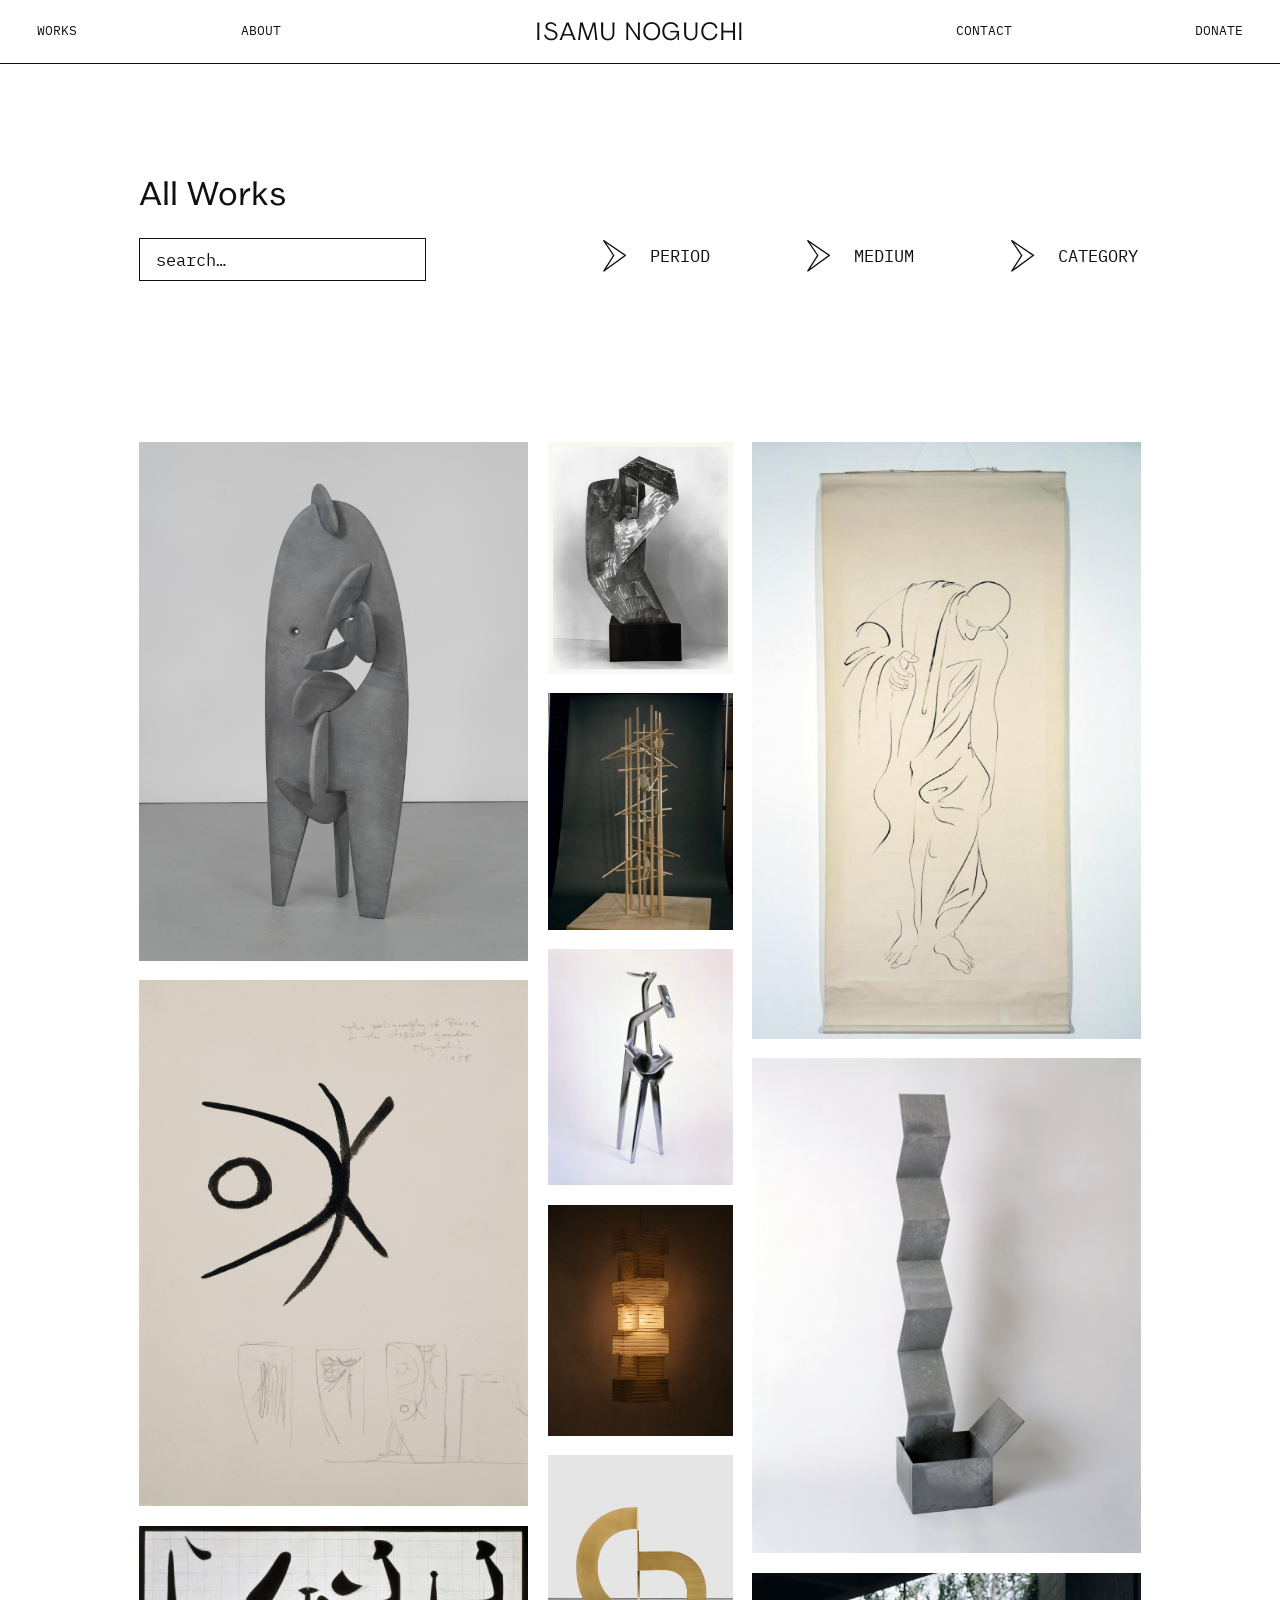
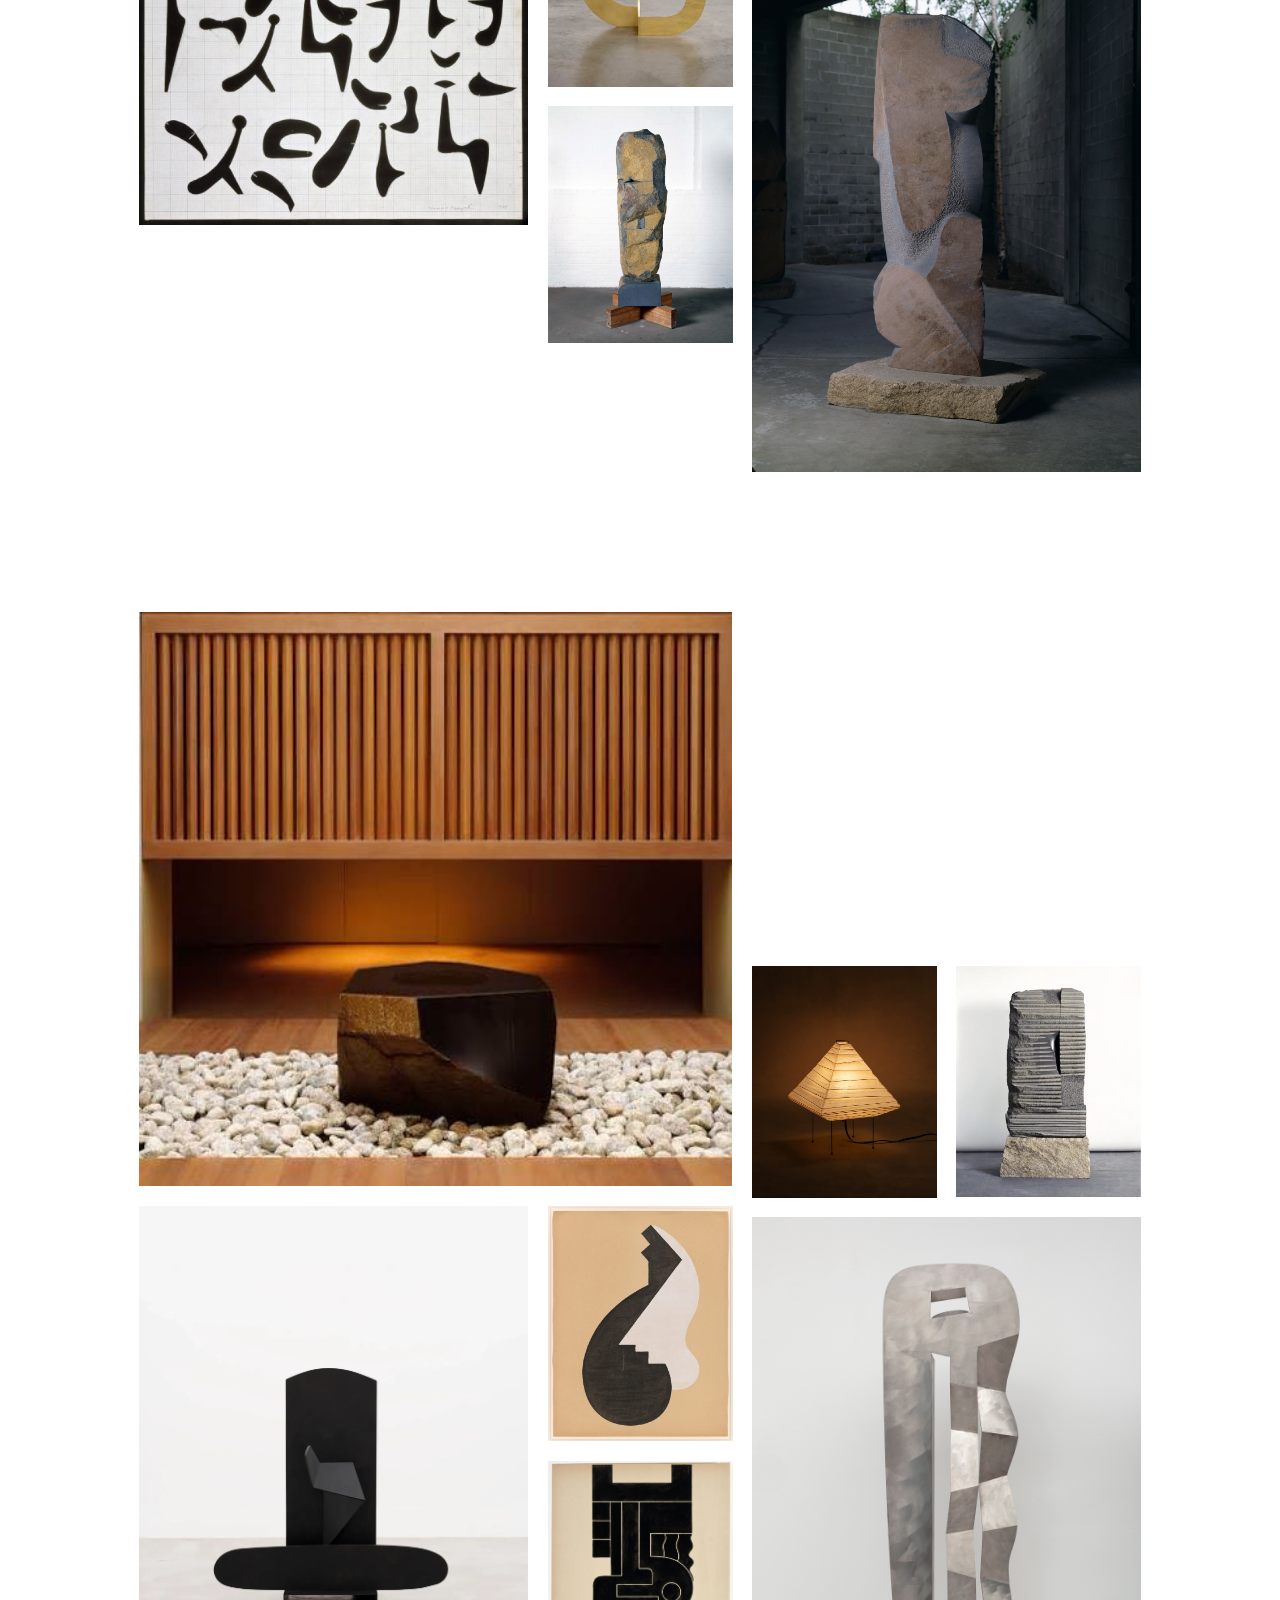
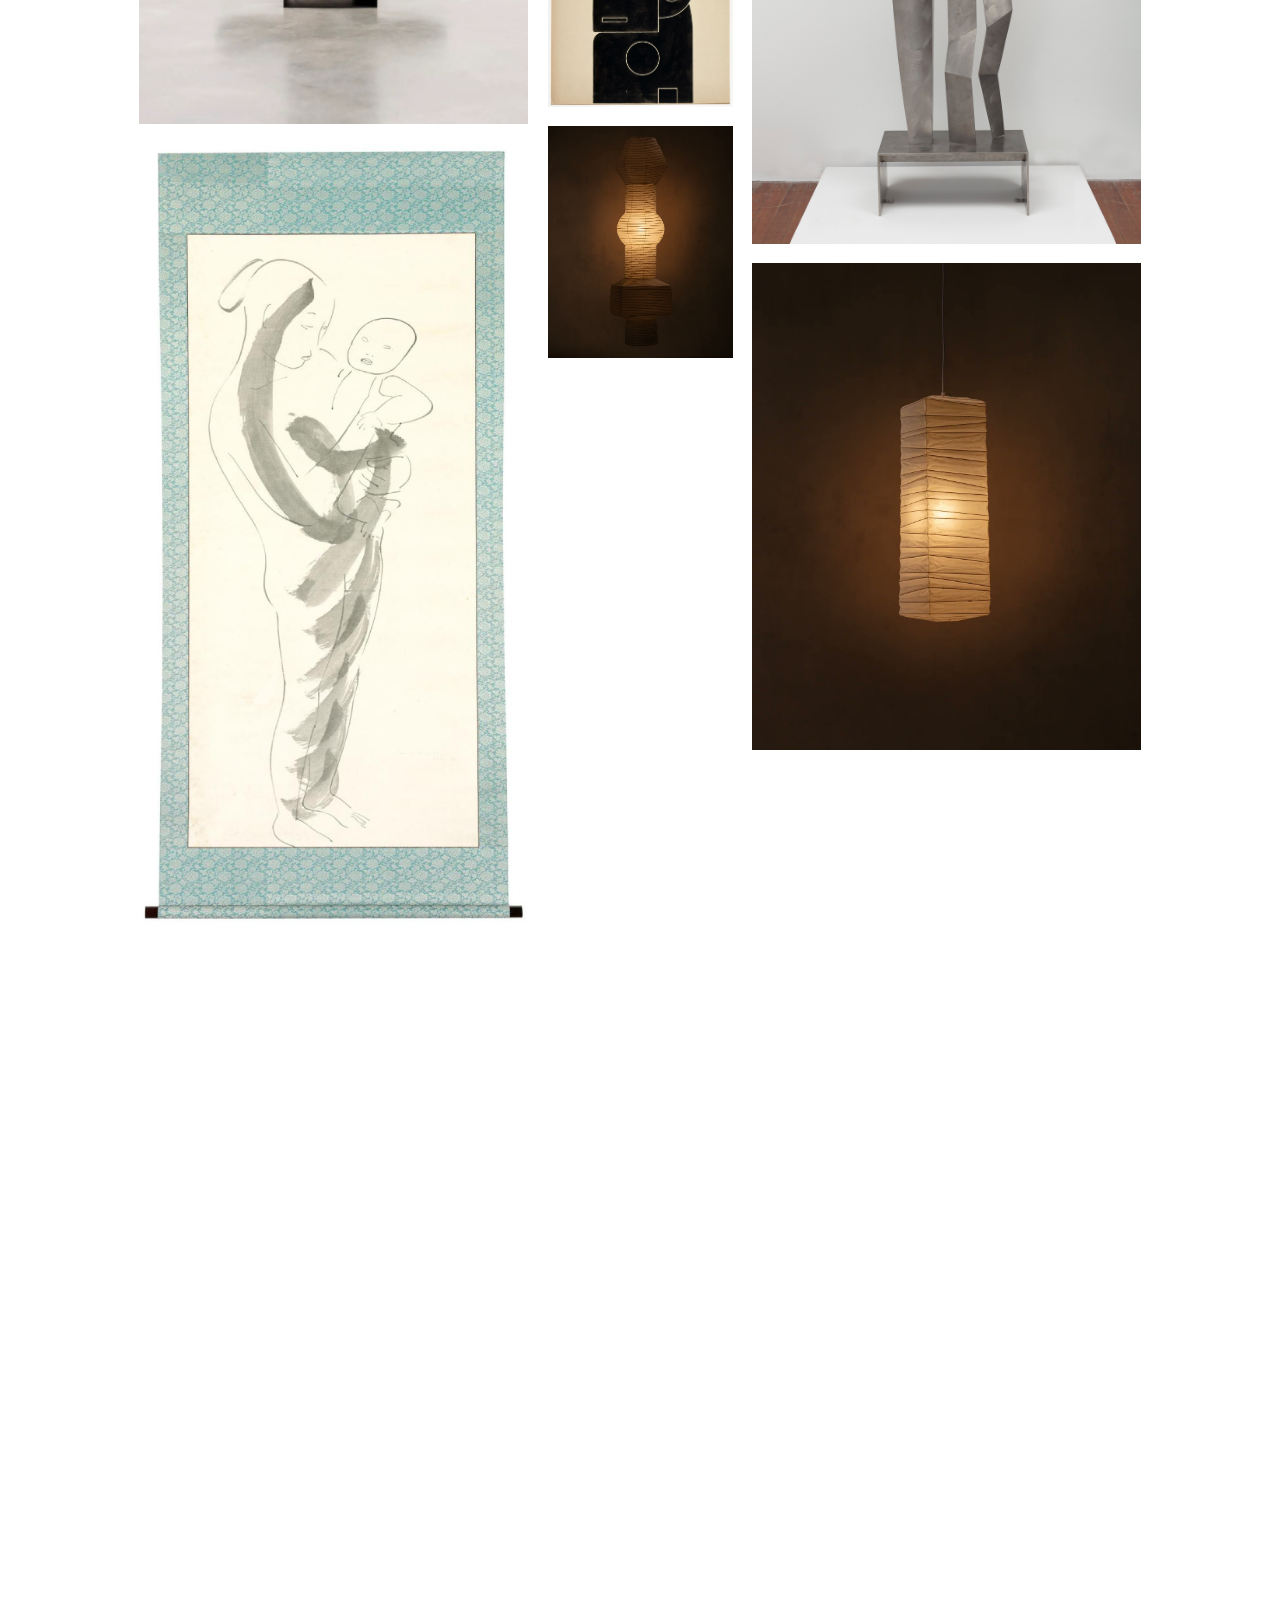
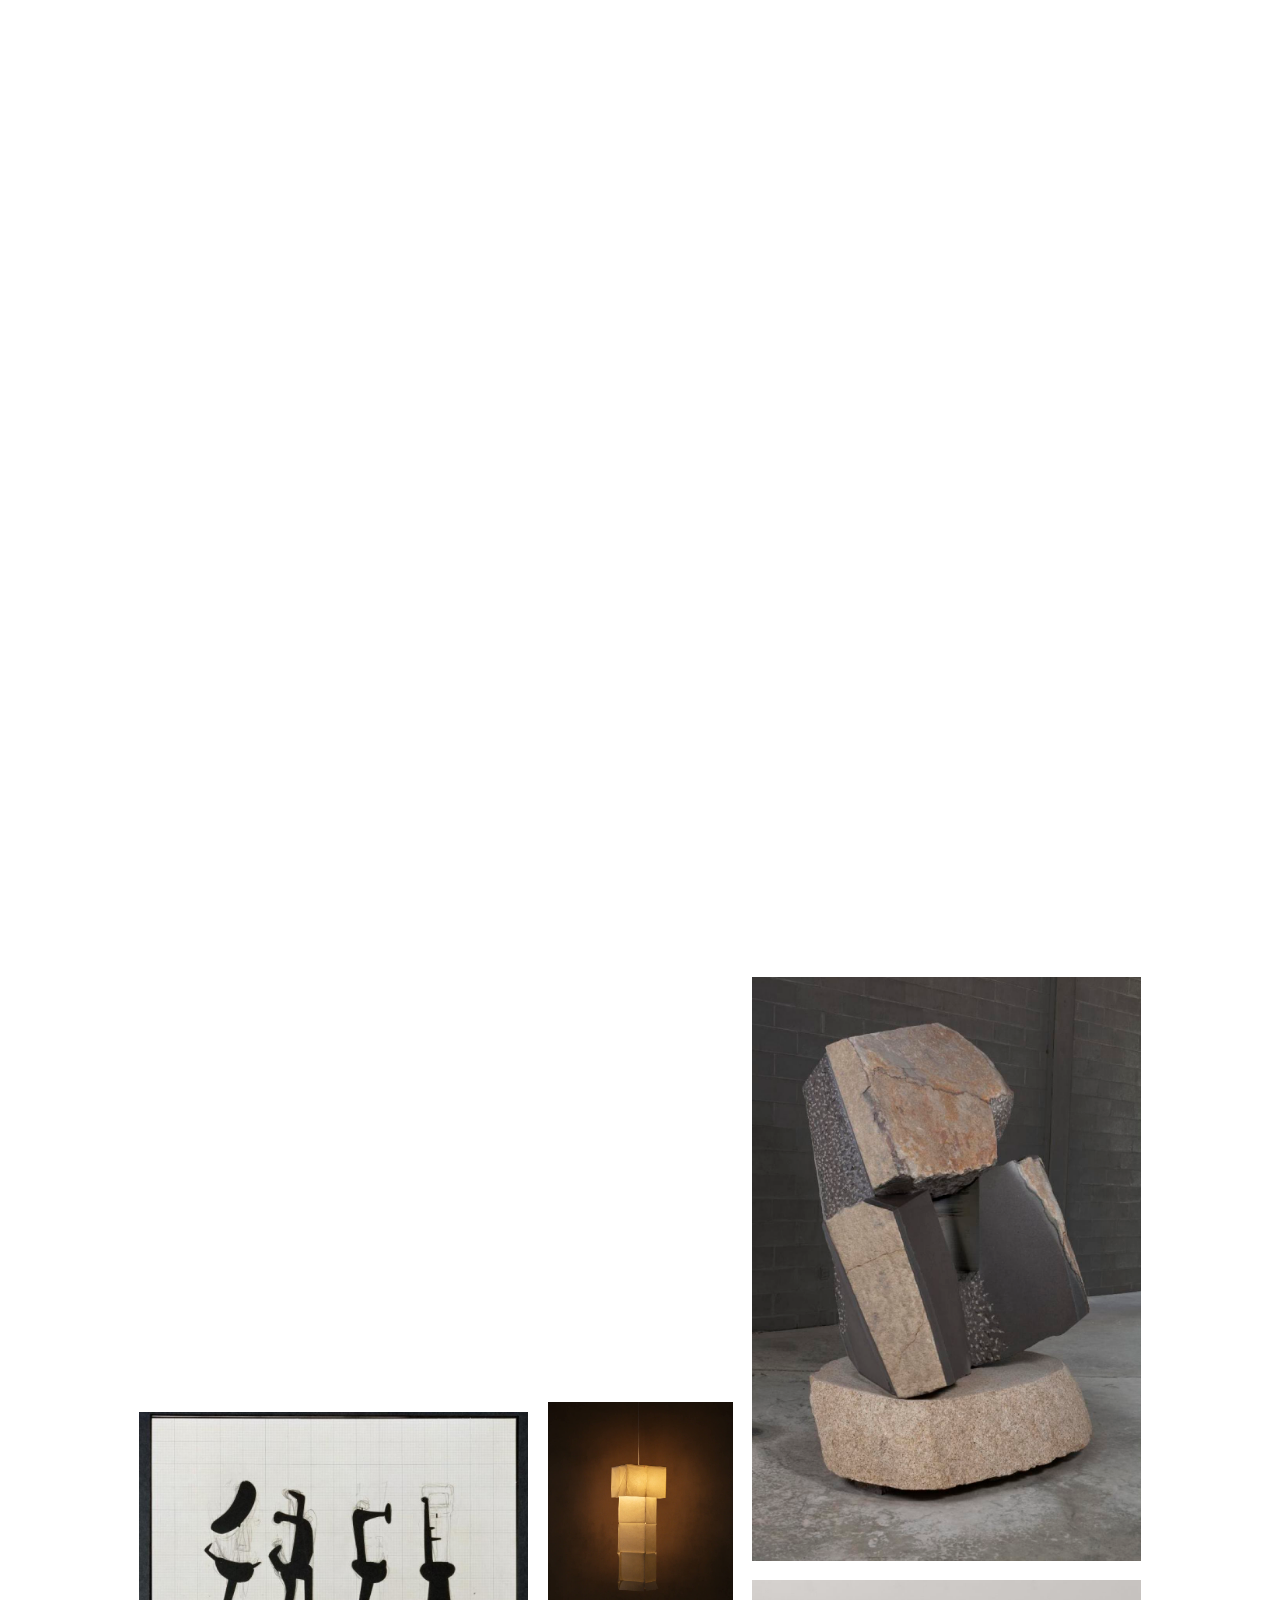
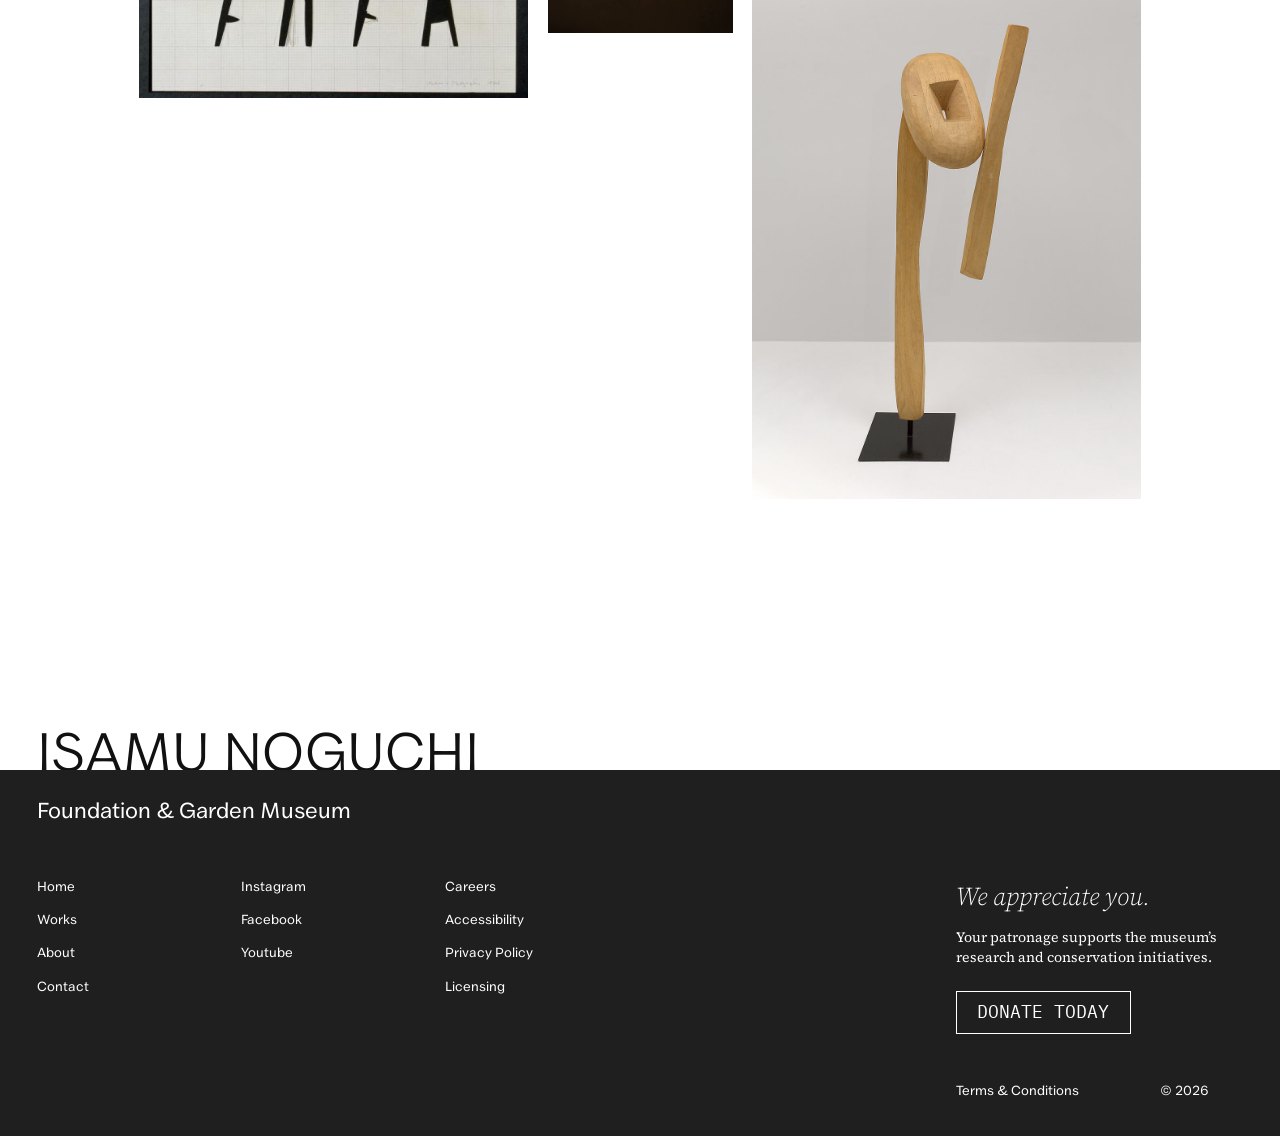
<file: works.html>
<!DOCTYPE html>
<html lang="en"><head><meta charset="utf-8">
<meta name="viewport" content="width=device-width, initial-scale=1, viewport-fit=cover">
<title>All Works — Isamu Noguchi Foundation &amp; Garden Museum</title>
<link href="https://fonts.googleapis.com/css2?family=Inter+Tight:wght@300;400&family=IBM+Plex+Mono:wght@400&family=Source+Serif+4:ital,wght@0,300;0,400;0,600;1,300;1,400&display=swap" rel="stylesheet">
<link rel="stylesheet" href="assets/css/styles.css"></head>
<body>
<svg width="0" height="0" class="svg-symbols" aria-hidden="true"><symbol id="ar" viewBox="0 0 42 57" overflow="visible"><path d="M0.841797 55.8281L39.8418 27.4175L0.841797 0.828125L19.0418 27.4175L0.841797 55.8281Z" fill="none" stroke="currentColor" stroke-width="1.3" stroke-linejoin="miter" vector-effect="non-scaling-stroke"/></symbol></svg>
<nav id="nav" class="top stuck"><a href="works.html" aria-current="page">Works</a><a href="about.html">About</a><a class="nt" href="index.html">Isamu Noguchi</a><a href="contact.html">Contact</a><a href="donate.html">Donate</a></nav>
<main id="works">
<div class="g wh">
<h1 class="wh-t">All Works</h1>
<input class="ws" id="ws" type="search" placeholder="search…" aria-label="Search works" autocomplete="off">
<div class="wchips" id="wchips" aria-live="polite"></div>
<div class="wf" data-group="period"><button class="wf-b" type="button" aria-expanded="false" aria-controls="wl-period" aria-labelledby="wf-period"><svg class="wf-a" aria-hidden="true"><use href="#ar"/></svg></button>
<div class="wf-c"><span class="wf-l" id="wf-period">Period</span>
<ul class="wf-ls" id="wl-period"><li><button type="button">1920s</button></li><li><button type="button">1930s</button></li><li><button type="button">1940s</button></li><li><button type="button">1950s</button></li><li><button type="button">1960s</button></li><li><button type="button">1970s</button></li><li><button type="button">1980s</button></li></ul></div></div>
<div class="wf" data-group="medium"><button class="wf-b" type="button" aria-expanded="false" aria-controls="wl-medium" aria-labelledby="wf-medium"><svg class="wf-a" aria-hidden="true"><use href="#ar"/></svg></button>
<div class="wf-c"><span class="wf-l" id="wf-medium">Medium</span>
<ul class="wf-ls" id="wl-medium"><li><button type="button">Wood</button></li><li><button type="button">Stone</button></li><li><button type="button">Metal</button></li><li><button type="button">Ink</button></li><li><button type="button">Paper</button></li></ul></div></div>
<div class="wf" data-group="category"><button class="wf-b" type="button" aria-expanded="false" aria-controls="wl-category" aria-labelledby="wf-category"><svg class="wf-a" aria-hidden="true"><use href="#ar"/></svg></button>
<div class="wf-c"><span class="wf-l" id="wf-category">Category</span>
<ul class="wf-ls" id="wl-category"><li><button type="button">Sculpture</button></li><li><button type="button">Industrial Design</button></li><li><button type="button">Illustration</button></li></ul></div></div>
</div>
<!-- Each work: data-title/medium/category/period drive search and filters.
     Placeholders use data-w/data-h for their shape. To add a real image, replace the
     .ph div with <img src="…" width="…" height="…" alt="…">; its own proportions decide
     whether it fills a portrait or landscape slot. -->
<div class="wg" id="wg">
<figure class="wk" data-title="Humpty Dumpty" data-medium="Stone" data-category="Sculpture" data-period="1940s"><button class="wk-open" type="button" data-work="humpty-dumpty" aria-haspopup="dialog" aria-label="View Humpty Dumpty, 1946"><img src="assets/images/humpty-dumpty.jpg" width="1200" height="1600" alt="Humpty Dumpty, 1946: a tall gray slate sculpture of interlocking rounded forms on two slender legs"></button></figure>
<figure class="wk" data-title="Chinese Sleeve" data-medium="Metal" data-category="Sculpture" data-period="1970s"><img src="assets/images/chinese-sleeve-2.jpg" width="700" height="877" alt="Chinese Sleeve, 1972/1987: a brushed aluminum sculpture of angular folded planes on a dark rectangular base"></figure>
<figure class="wk" data-title="Peking Brush Drawing" data-medium="Ink" data-category="Illustration" data-period="1930s"><img src="assets/images/peking-brush-drawing-1.jpg" width="1000" height="1533" alt="Peking Brush Drawing, 1930: a scroll of a standing mother holding a child, in gray ink wash and fine line"></figure>
<figure class="wk" data-title="Bell Tower for Hiroshima" data-medium="Wood" data-category="Sculpture" data-period="1950s"><img src="assets/images/bell-tower-for-hiroshima.jpg" width="1000" height="1280" alt="Bell Tower for Hiroshima, 1950 (partially reconstructed 1986): a tall lattice of thin wooden rods with small terracotta forms among them, on a wooden base"></figure>
<figure class="wk" data-title="Strange Bird" data-medium="Metal" data-category="Sculpture" data-period="1940s"><img src="assets/images/strange-bird.jpg" width="1878" height="2400" alt="Strange Bird, 1945/1988: a polished aluminum bird-like figure on long tapering legs with a small figure cradled at its middle"></figure>
<figure class="wk" data-title="Calligraphy of Peace for UNESCO Garden" data-medium="Ink" data-category="Illustration" data-period="1950s"><img src="assets/images/calligraphy-of-peace-for-unesco-garden.jpg" width="1894" height="2560" alt="Calligraphy of Peace for UNESCO Garden, 1958: a bold black brushstroke ring beside sweeping curved strokes, with faint pencil studies of upright stones below"></figure>
<figure class="wk" data-title="Jack in the Box" data-medium="Metal" data-category="Sculpture" data-period="1980s"><img src="assets/images/jack-in-the-box.jpg" width="1885" height="2400" alt="Jack in the Box, 1984: a gray zigzag folded metal strip springing up out of an open box"></figure>
<figure class="wk" data-title="Worksheet for Sculpture" data-medium="Ink" data-category="Illustration" data-period="1940s"><img src="assets/images/worksheet-for-sculpture-1.jpg" width="1000" height="770" alt="Worksheet for Sculpture, 1945: black cut-out sculptural shapes on graph paper"></figure>
<figure class="wk" data-title="Akari 36N" data-medium="Paper" data-category="Industrial Design" data-period="1960s"><img src="assets/images/akari-36n.jpg" width="1400" height="1750" alt="Akari 36N, 1960: a tall stack of ribbed rectangular paper blocks, glowing from within"></figure>
<figure class="wk" data-title="Venus" data-medium="Stone" data-category="Sculpture" data-period="1980s"><img src="assets/images/venus.jpg" width="1400" height="1796" alt="Venus, 1980: a tall Manazuru stone sculpture of smooth rounded and hollowed forms on a rough stone base, in a concrete courtyard"></figure>
<figure class="wk" data-title="Worksheet for Sculpture" data-medium="Ink" data-category="Illustration" data-period="1940s"><img src="assets/images/worksheet-for-sculpture-3.jpg" width="1000" height="800" alt="Worksheet for Sculpture, 1945–47: black angular and rounded sculpture forms alongside pencil studies on graph paper"></figure>
<figure class="wk" data-title="Circles" data-medium="Metal" data-category="Sculpture" data-period="1980s"><img src="assets/images/circles.jpg" width="495" height="619" alt="Circles, 1988: two interlocking brass half-rings, one open to the left and one to the right, standing on a concrete floor"></figure>
<figure class="wk" data-title="To Intrude on Nature’s Way" data-medium="Stone" data-category="Sculpture" data-period="1970s"><img src="assets/images/to-intrude-on-natures-way.jpg" width="1400" height="1792" alt="To Intrude on Nature’s Way, 1971: a tall, split basalt column with a fissure, standing on a slate block and crossed wooden supports"></figure>
<figure class="wk" data-title="Akari UF2-Y" data-medium="Paper" data-category="Industrial Design" data-period="1970s"><img src="assets/images/akari-uf2-y.jpg" width="1400" height="1750" alt="Akari UF2-Y, 1977–84: an angular paper lamp stretched over a wire frame, standing on three thin legs"></figure>
<figure class="wk" data-title="Peking Brush Drawing" data-medium="Ink" data-category="Illustration" data-period="1930s"><img src="assets/images/peking-brush-drawing-3.jpg" width="1980" height="2318" alt="Peking Brush Drawing, 1930: a crouching figure in sweeping circular ink strokes, signed with a red seal"></figure>
<figure class="wk" data-title="Water Stone" data-medium="Stone" data-category="Sculpture" data-period="1980s"><img src="assets/images/water-stone.jpg" width="455" height="440" alt="Water Stone, 1986: a dark faceted basalt block on a bed of white pebbles beneath a slatted wooden alcove"></figure>
<figure class="wk" data-title="Akari 5X" data-medium="Paper" data-category="Industrial Design" data-period="1960s"><img src="assets/images/akari-5x.jpg" width="1400" height="1750" alt="Akari 5X, 1967: a pyramid-shaped paper lamp resting on thin black legs"></figure>
<figure class="wk" data-title="Narrow Gate" data-medium="Stone" data-category="Sculpture" data-period="1980s"><img src="assets/images/carved-stone-sculpture.jpg" width="325" height="405" alt="Narrow Gate, 1981: a carved basalt sculpture with horizontal grooves and a narrow opening, on a granite block"></figure>
<figure class="wk" data-title="Zazen" data-medium="Metal" data-category="Sculpture" data-period="1980s"><img src="assets/images/zazen.jpg" width="1600" height="2133" alt="Zazen, 1982–84/2022: a black steel sculpture of an arched upright panel, a folded shape and a long oval plane on a low base"></figure>
<figure class="wk" data-title="Paris Abstraction" data-medium="Ink" data-category="Illustration" data-period="1920s"><img src="assets/images/paris-abstraction-1.jpg" width="1255" height="1600" alt="Paris Abstraction, 1927–28: a black and white abstract profile with stepped contours on tan paper"></figure>
<figure class="wk" data-title="The Kite" data-medium="Metal" data-category="Sculpture" data-period="1950s"><img src="assets/images/the-kite.jpg" width="1800" height="2900" alt="The Kite, 1958: a tall brushed stainless steel figure with a cut-out head and a folded, faceted column, on a steel base"></figure>
<figure class="wk" data-title="Paris Abstraction" data-medium="Ink" data-category="Illustration" data-period="1920s"><img src="assets/images/paris-abstraction-4.jpg" width="1533" height="2043" alt="Paris Abstraction, 1928: stacked black blocks and circles outlined in thin white lines"></figure>
<figure class="wk" data-title="Akari F" data-medium="Paper" data-category="Industrial Design" data-period="1950s"><img src="assets/images/akari-f.jpg" width="1400" height="1750" alt="Akari F, 1959: a tall ribbed paper lamp with a round glowing globe at its middle"></figure>
<figure class="wk" data-title="Peking Brush Drawing" data-medium="Ink" data-category="Illustration" data-period="1930s"><img src="assets/images/peking-brush-drawing-4.jpg" width="1000" height="2011" alt="Peking Brush Drawing, 1930: a hanging scroll with a fine-line figure of a robed monk bowing his head"></figure>
<figure class="wk" data-title="Akari 70XL" data-medium="Paper" data-category="Industrial Design" data-period="1960s"><img src="assets/images/akari-70xl.jpg" width="1200" height="1500" alt="Akari 70XL, 1963: a tall, slim rectangular paper pendant lamp glowing warmly"></figure>
<figure class="wk" data-title="Giacometti’s Shadow" data-medium="Metal" data-category="Sculpture" data-period="1980s"><img src="assets/images/giacomettis-shadow.jpg" width="1280" height="1919" alt="Giacometti’s Shadow, 1982–84/2022: a very tall, thin black steel figure of layered flat shapes on an angled steel base"></figure>
<figure class="wk" data-title="Akari BB3-75DD" data-medium="Paper" data-category="Industrial Design" data-period="1950s"><img src="assets/images/akari-bb3-75dd.jpg" width="1400" height="1750" alt="Akari BB3-75DD, 1954–63: a round white paper globe on a slim wooden stand with a black base"></figure>
<figure class="wk" data-title="Structure" data-medium="Wood" data-category="Sculpture" data-period="1940s"><img src="assets/images/structure.jpg" width="1343" height="2400" alt="Structure, 1945: a tall pine sculpture of interlocking curved and pierced forms, rising from a three-footed base"></figure>
<figure class="wk" data-title="Paris Abstraction" data-medium="Ink" data-category="Illustration" data-period="1920s"><img src="assets/images/paris-abstraction-3.jpg" width="1000" height="1291" alt="Paris Abstraction, 1928: a white abstract mask shape overlapped by a looping black line"></figure>
<figure class="wk" data-title="Pedestal" data-medium="Wood" data-category="Sculpture" data-period="1970s"><img src="assets/images/pedestal.jpg" width="1400" height="1400" alt="Pedestal, 1970: a low pine bench-like form with a thick, rough-edged top on two heavy blocks"></figure>
<figure class="wk" data-title="The Inner Stone" data-medium="Stone" data-category="Sculpture" data-period="1970s"><img src="assets/images/the-inner-stone.jpg" width="1400" height="1788" alt="The Inner Stone, 1973: a rough basalt block carved with notches and a hollow, resting on a rustic wooden stand"></figure>
<figure class="wk" data-title="Paris Abstraction" data-medium="Ink" data-category="Illustration" data-period="1920s"><img src="assets/images/paris-abstraction-2.jpg" width="1200" height="1622" alt="Paris Abstraction, 1928: a black wedge, white panel and thin curving line forming an abstract stringed instrument"></figure>
<figure class="wk" data-title="Magritte’s Stone" data-medium="Stone" data-category="Sculpture" data-period="1980s"><img src="assets/images/magrittes-stone.jpg" width="1000" height="1500" alt="Magritte’s Stone, 1982–83 (fabricated 2023): a flat, rounded galvanized steel panel balanced on a steel frame before a white brick wall"></figure>
<figure class="wk" data-title="Akari 95EN" data-medium="Paper" data-category="Industrial Design" data-period="1960s"><img src="assets/images/akari-95en.jpg" width="1200" height="1500" alt="Akari 95EN, 1968: a flattened oval paper pendant lamp with fine horizontal ribs"></figure>
<figure class="wk" data-title="Sculpture A" data-medium="Metal" data-category="Sculpture" data-period="1980s"><img src="assets/images/sculpture-a.jpg" width="2475" height="1650" alt="Sculpture A, 1984: a flat galvanized steel sculpture of straight bars, a curved fin and a half-disc resting on a white surface"></figure>
<figure class="wk" data-title="Akari L8" data-medium="Paper" data-category="Industrial Design" data-period="1970s"><img src="assets/images/akari-l8.jpg" width="1400" height="1750" alt="Akari L8, 1975: a tall column of zigzag folded paper forms glowing from within"></figure>
<figure class="wk" data-title="Model for Bolt of Lightning" data-medium="Metal" data-category="Sculpture" data-period="1980s"><img src="assets/images/model-for-bolt-of-lightning.jpg" width="700" height="893" alt="Model for Bolt of Lightning, 1984: a model of faceted stainless steel zigzag form rising from a key-shaped mount on a four-legged wooden stand"></figure>
<figure class="wk" data-title="Paris Abstraction" data-medium="Ink" data-category="Illustration" data-period="1920s"><img src="assets/images/paris-abstraction-5.jpg" width="1000" height="1286" alt="Paris Abstraction, 1928: interlocking black and white forms with zigzag edges and stepped shapes"></figure>
<figure class="wk" data-title="Love of Two Boards" data-medium="Stone" data-category="Sculpture" data-period="1950s"><img src="assets/images/love-of-two-boards.jpg" width="1400" height="1108" alt="Love of Two Boards, 1950: two pale stoneware slabs joined by slender pegs, standing on small legs"></figure>
<figure class="wk" data-title="Peking Brush Drawing" data-medium="Ink" data-category="Illustration" data-period="1930s"><img src="assets/images/peking-brush-drawing-2.jpg" width="2134" height="1354" alt="Peking Brush Drawing, 1930: a reclining figure in loose, flowing ink brushstrokes"></figure>
<figure class="wk" data-title="Mountains Forming" data-medium="Metal" data-category="Sculpture" data-period="1980s"><img src="assets/images/mountains-forming.jpg" width="1569" height="2000" alt="Mountains Forming, 1983: overlapping curved and triangular polished aluminum planes, like peaks, on a concrete floor"></figure>
<figure class="wk" data-title="Akari VB13-C" data-medium="Paper" data-category="Industrial Design" data-period="1980s"><img src="assets/images/akari-vb13-c.jpg" width="1400" height="1750" alt="Akari VB13-C, 1986: a curved, horn-shaped paper pendant lamp hanging from a cord"></figure>
<figure class="wk" data-title="Woman" data-medium="Stone" data-category="Sculpture" data-period="1980s"><img src="assets/images/woman.jpg" width="1000" height="1500" alt="Woman, 1983–85: stacked basalt blocks of polished and rough-cut faces, balanced at an angle on a round granite base"></figure>
<figure class="wk" data-title="Worksheet for Sculpture" data-medium="Ink" data-category="Illustration" data-period="1940s"><img src="assets/images/worksheet-for-sculpture-2.jpg" width="1000" height="736" alt="Worksheet for Sculpture, 1946: four standing black sculptural silhouettes over pencil sketches on graph paper"></figure>
<figure class="wk" data-title="Ghost" data-medium="Stone" data-category="Sculpture" data-period="1950s"><img src="assets/images/ghost.jpg" width="1400" height="1786" alt="Ghost, 1952: a pale stoneware figure of rounded forms with small projecting arms, mounted on a wooden post and block"></figure>
<figure class="wk" data-title="Akari L2" data-medium="Paper" data-category="Industrial Design" data-period="1970s"><img src="assets/images/akari-l2.jpg" width="1400" height="1750" alt="Akari L2, 1975: a glowing paper pendant lamp of stacked boxy shades hanging from a thin cord"></figure>
<figure class="wk" data-title="The Cry" data-medium="Wood" data-category="Sculpture" data-period="1950s"><img src="assets/images/the-cry.jpg" width="960" height="1280" alt="The Cry, 1959: a wooden sculpture of a rounded hollowed head above a long curving stem, with a slender plank beside it, on a black steel base"></figure>
</div>
<p class="wempty" id="wempty" hidden>No works match these filters.</p>
</main>
<dialog class="wm" id="wm-humpty-dumpty" aria-labelledby="wm-humpty-dumpty-t">
<button class="wm-x" type="button" aria-label="Close" data-close><svg viewBox="0 0 40 40" aria-hidden="true"><path d="M2 2L38 38M38 2L2 38" fill="none" stroke="currentColor" stroke-width="1.3" vector-effect="non-scaling-stroke"/></svg></button>
<div class="wm-body">
<img class="wm-img" src="assets/images/humpty-dumpty.jpg" width="1200" height="1600" alt="Humpty Dumpty, 1946: a tall gray slate sculpture of interlocking rounded forms on two slender legs">
<div class="wm-info">
<h2 class="wm-t" id="wm-humpty-dumpty-t">Humpty Dumpty</h2>
<div class="wm-cols">
<dl class="wm-meta"><dt>Year</dt><dd>1946</dd><dt>Dimensions</dt><dd>59 × 20 3/4 × 17 1/2 in.</dd><dt>Medium</dt><dd>Ribbon slate</dd></dl>
<p class="wm-d">In the mid-1940s, Isamu Noguchi began producing some of his most original works, comprised of interlocking, rounded forms in materials such as wood and gray slate. Humpty Dumpty, an emblematic work from this period, was carefully constructed so that its nine parts would fit together and stay in place without glue or screws. As Noguchi explained, “everything I do has an element of engineering in it—particularly since I dislike gluing parts together or taking advantage of something that is not inherent in the material. I am leery of welding or pasting. It implies taking an unfair advantage of nature.”</p>
</div></div></div>
</dialog>
<div class="sign" aria-hidden="true">Isamu Noguchi</div>
<footer id="contact">
<h3>Foundation &amp; Garden Museum</h3>
<div class="fl"><ul><li><a href="index.html">Home</a></li><li><a href="works.html">Works</a></li><li><a href="about.html">About</a></li><li><a href="contact.html">Contact</a></li></ul>
<ul><li><a href="#">Instagram</a></li><li><a href="#">Facebook</a></li><li><a href="#">Youtube</a></li></ul>
<ul><li><a href="#">Careers</a></li><li><a href="#">Accessibility</a></li><li><a href="#">Privacy Policy</a></li><li><a href="#">Licensing</a></li></ul></div>
<div class="fr" id="donate"><em>We appreciate you.</em><p>Your patronage supports the museum’s research and conservation initiatives.</p><a class="btn" href="donate.html">Donate Today</a>
<div class="fb"><span>Terms &amp; Conditions</span><span>© 2026</span></div></div>
</footer>
<script src="assets/js/popup.js"></script>
<script src="assets/js/works.js"></script>
<script src="assets/js/hover-shift.js"></script>
</body></html>
</file>
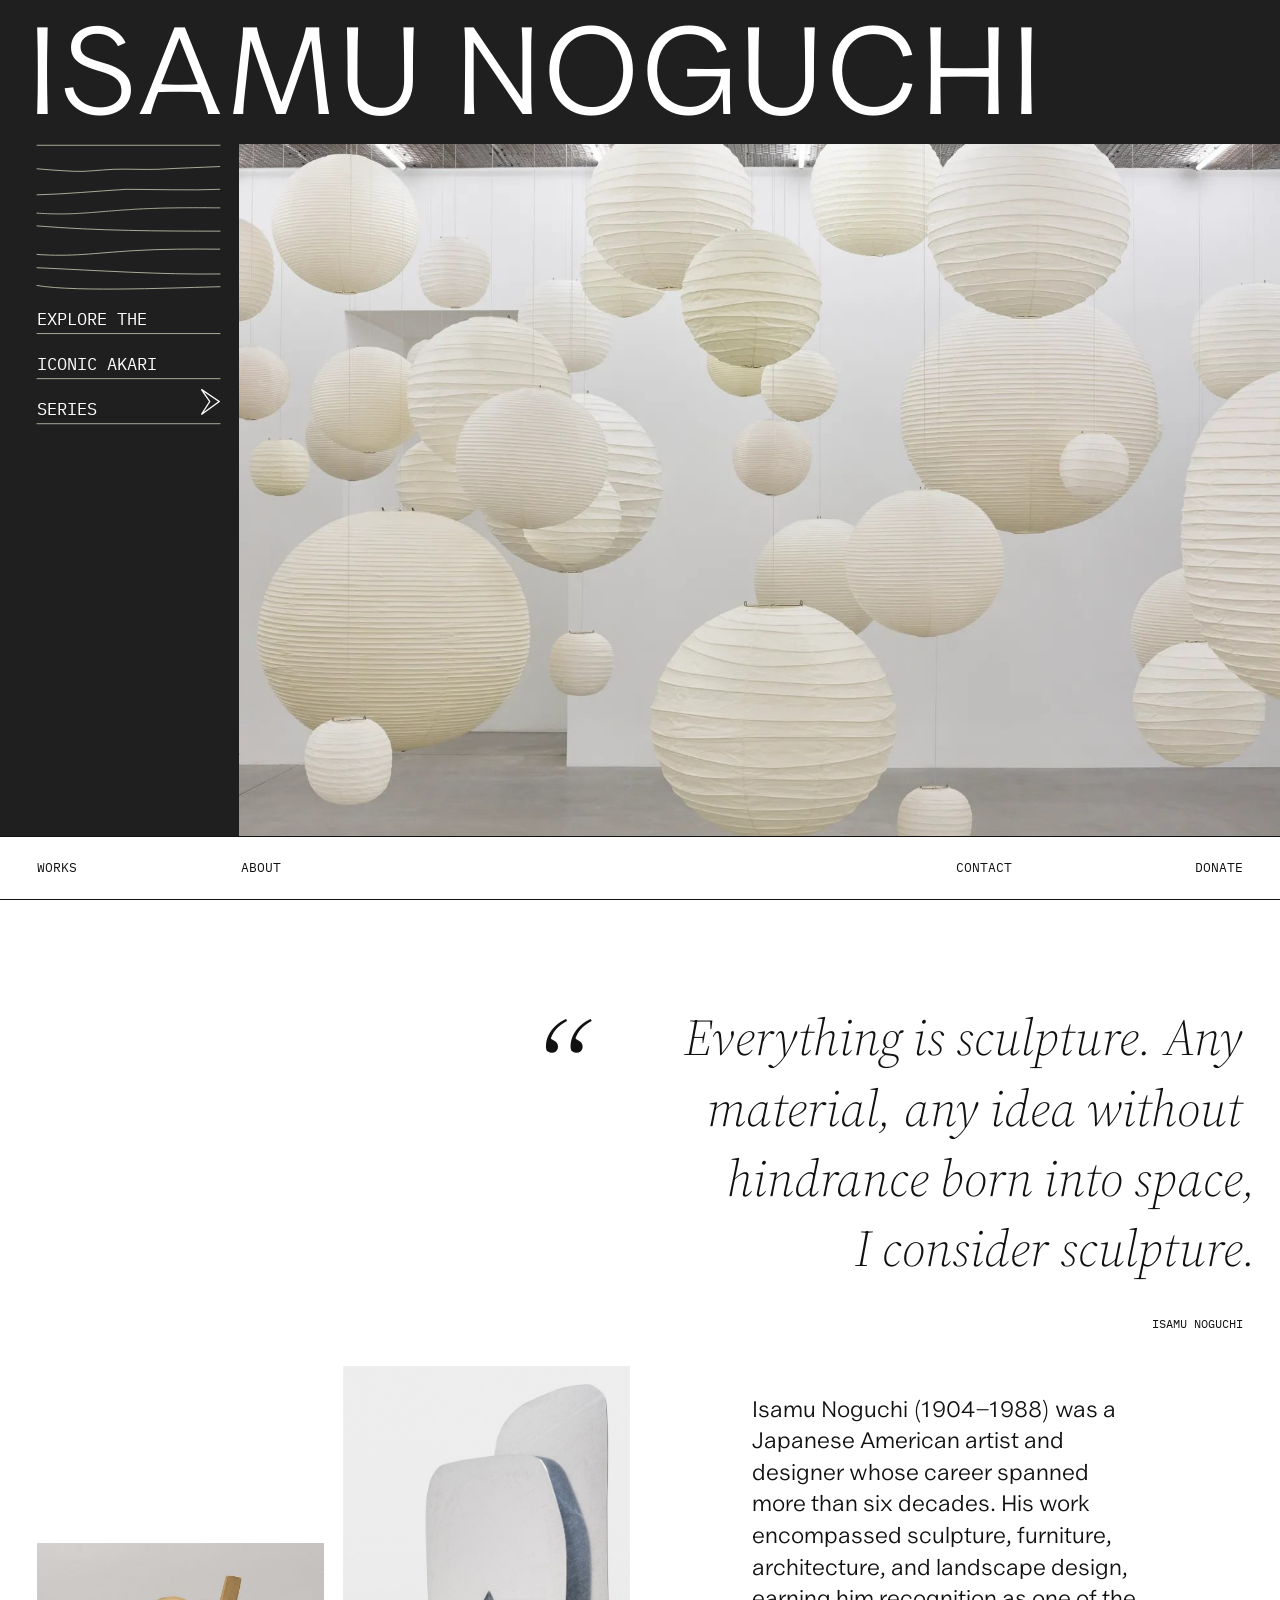
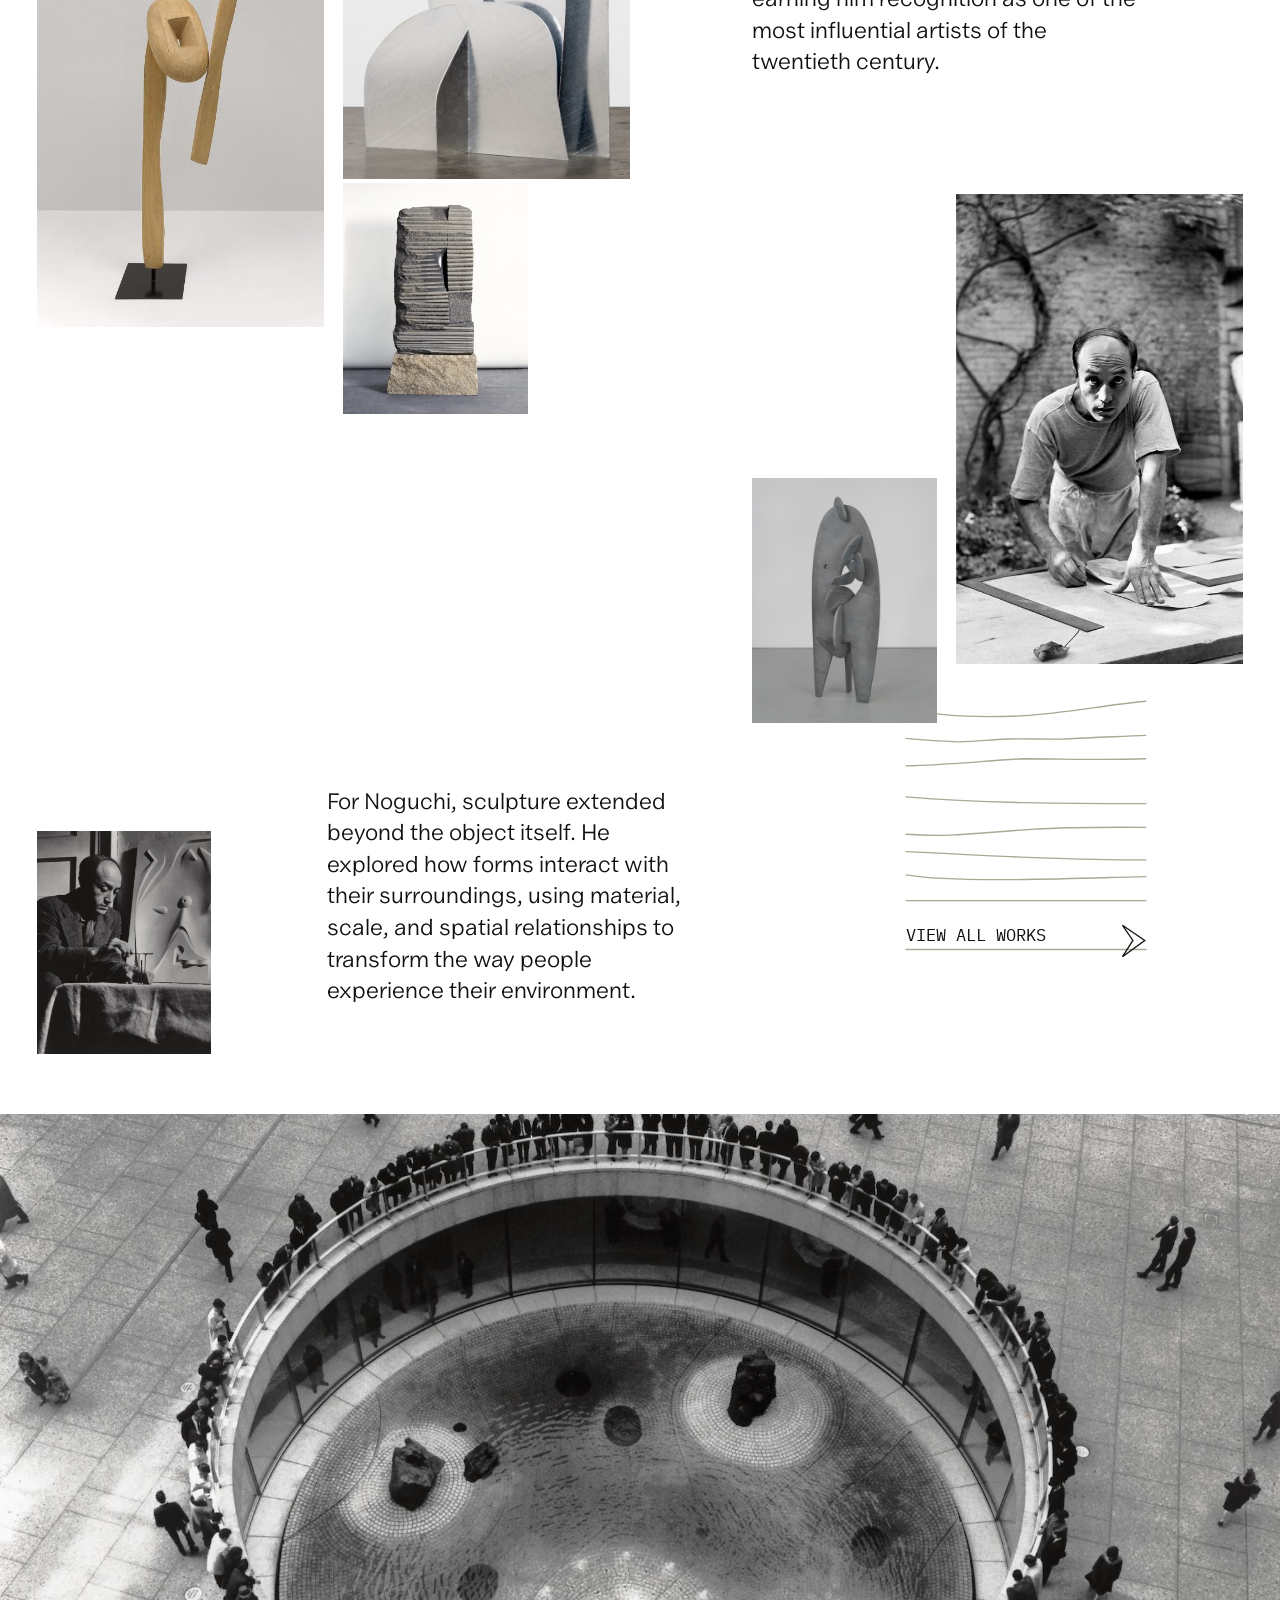
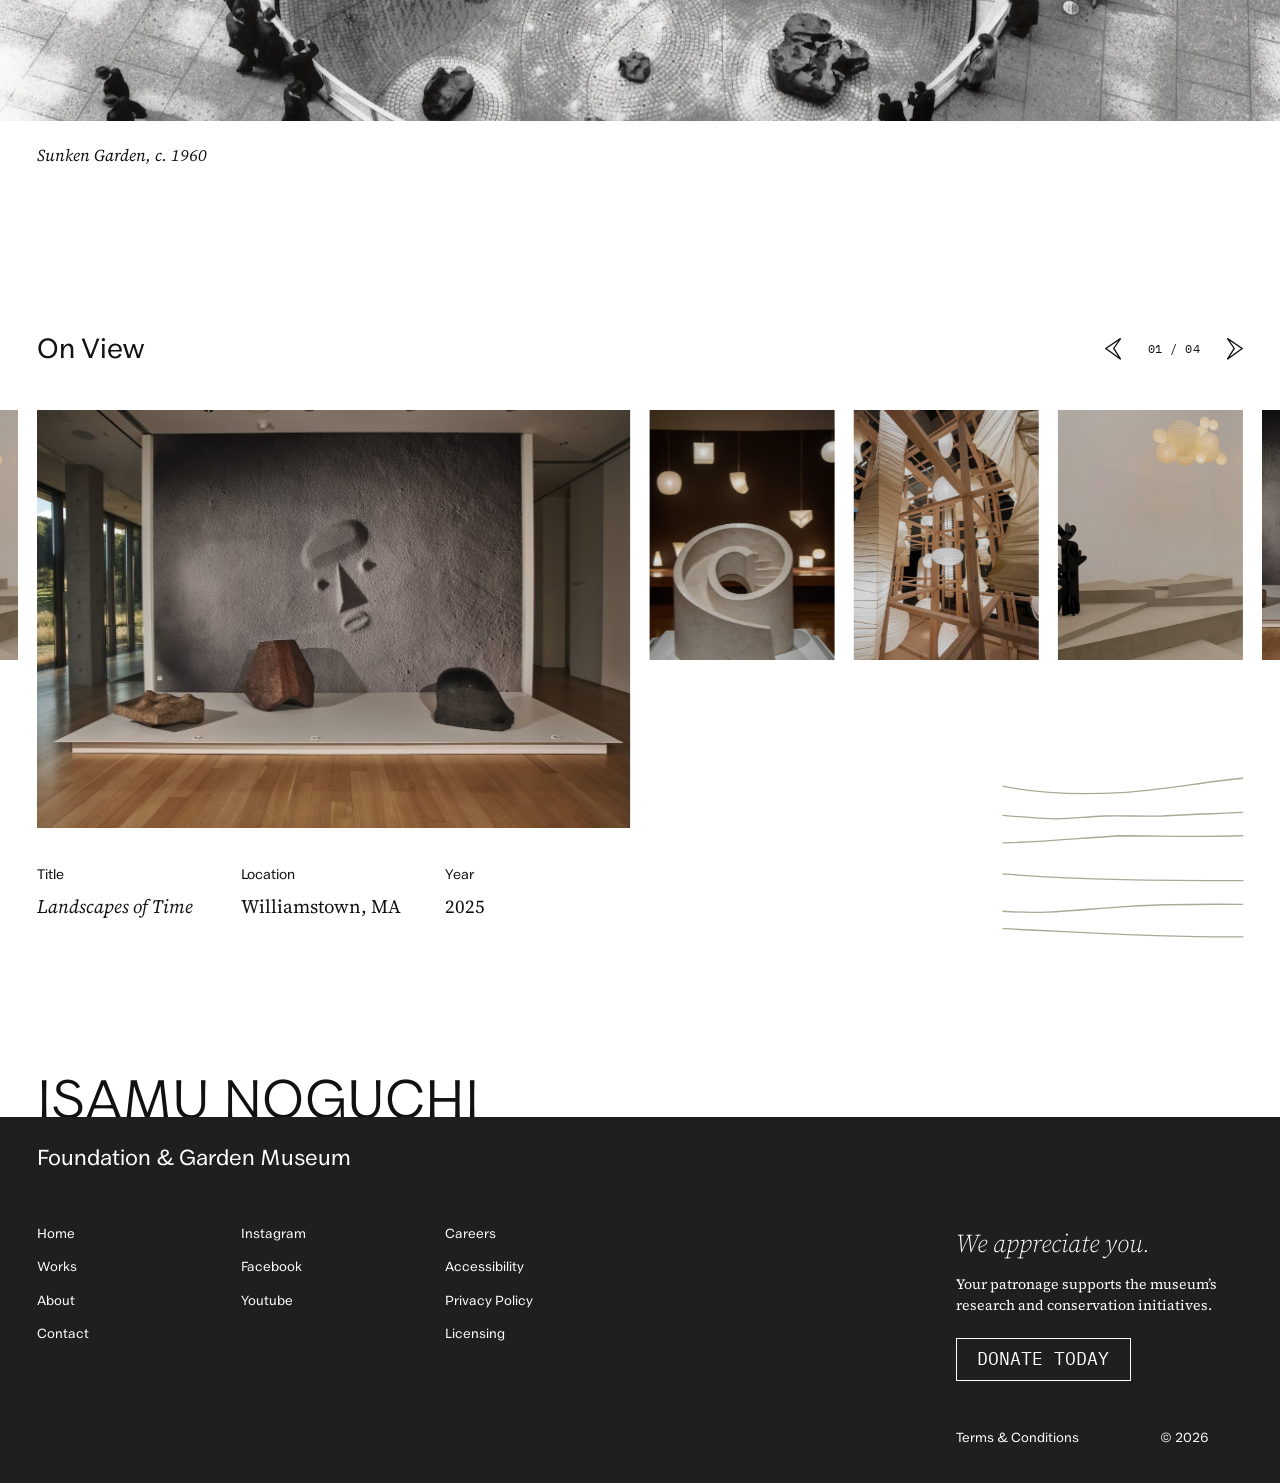
<file: experiments/01-lined-cta-hover/home-mockup-half.html>
<!DOCTYPE html>
<html lang="en"><head><meta charset="utf-8">
<meta name="viewport" content="width=device-width, initial-scale=1, viewport-fit=cover">
<title>MOCKUP B (half height): Isamu Noguchi — Foundation &amp; Garden Museum</title>
<link href="https://fonts.googleapis.com/css2?family=Inter+Tight:wght@300;400&family=IBM+Plex+Mono:wght@400&family=Source+Serif+4:ital,wght@0,300;0,400;0,600;1,300;1,400&display=swap" rel="stylesheet">
<link rel="stylesheet" href="../../assets/css/styles.css">
<link rel="stylesheet" href="home-mockup.css"></head>
<body>
<svg width="0" height="0" class="svg-symbols" aria-hidden="true"><symbol id="ar" viewBox="0 0 42 57" overflow="visible"><path d="M0.841797 55.8281L39.8418 27.4175L0.841797 0.828125L19.0418 27.4175L0.841797 55.8281Z" fill="none" stroke="currentColor" stroke-width="1.3" stroke-linejoin="miter" vector-effect="non-scaling-stroke"/></symbol></svg>
<header class="hero">
<h1><span>Isamu Noguchi</span></h1>
<div class="main">
<a class="panel wavy elastic hero-f half" href="#works" aria-label="Explore the Akari series" data-motion="1,1,1,1,1,1,1,.35,0,0,0" data-damp="28" data-stiff="140" data-pull=".42"><div class="wlw"><svg class="wl" viewBox="5.4 8.3 73.1 112.2" preserveAspectRatio="none" aria-hidden="true"><path d="M5.4,8.8 L78.5,8.8"/><path data-dy="-2" transform="translate(0 -2)" d="M5.4,20.2c4.8.4,9.6.8,14.4,1,5.3.3,10.5-.6,16.3-.8,5.9-.2,11.8.2,17.7,0,8.7-.5,16.2-.7,24.6-1.1"/><path d="M5.4,28.6c11.9-.3,23.7-1.5,35.6-2.2,12,0,25.1.5,37.4,0"/><path d="M5.40,35.90Q6.62,35.98 7.22,36.01Q7.83,36.05 8.44,36.08Q9.05,36.11 9.66,36.13Q10.27,36.16 10.87,36.18Q11.48,36.19 12.09,36.20Q12.70,36.22 13.31,36.22Q13.92,36.23 14.53,36.23Q15.14,36.23 15.75,36.22Q16.35,36.21 16.96,36.20Q17.57,36.19 18.18,36.17Q18.79,36.15 19.40,36.13Q20.01,36.11 20.62,36.08Q21.22,36.05 21.83,36.02Q22.44,35.98 23.05,35.95Q23.66,35.91 24.26,35.87Q24.87,35.83 25.48,35.79Q26.09,35.74 26.69,35.70Q27.30,35.65 27.91,35.60Q28.52,35.56 29.12,35.51Q29.73,35.46 30.34,35.41Q30.94,35.36 31.55,35.31Q32.16,35.26 32.76,35.21Q33.37,35.16 33.98,35.11Q34.59,35.07 35.19,35.02Q35.80,34.97 36.41,34.92Q37.01,34.87 37.62,34.83Q38.23,34.78 38.84,34.74Q39.44,34.69 40.05,34.65Q40.66,34.61 41.27,34.57Q41.87,34.52 42.48,34.49Q43.09,34.45 43.70,34.41Q44.31,34.37 44.91,34.34Q45.52,34.30 46.13,34.27Q46.74,34.24 47.35,34.21Q47.95,34.18 48.56,34.15Q49.17,34.12 49.78,34.10Q50.39,34.07 51.00,34.05Q51.61,34.03 52.21,34.01Q52.82,33.99 53.43,33.97Q54.04,33.95 54.65,33.93Q55.26,33.91 55.87,33.90Q56.48,33.88 57.08,33.87Q57.69,33.86 58.30,33.85Q58.91,33.84 59.52,33.83Q60.13,33.82 60.74,33.81Q61.35,33.80 61.96,33.79Q62.57,33.78 63.17,33.78Q63.78,33.77 64.39,33.77Q65.00,33.77 65.61,33.76Q66.22,33.76 66.83,33.76Q67.44,33.76 68.05,33.75Q68.66,33.75 69.26,33.75Q69.87,33.75 70.48,33.76Q71.09,33.76 71.70,33.76Q72.31,33.76 72.92,33.76Q73.53,33.77 74.14,33.77Q74.75,33.77 75.35,33.78Q75.96,33.78 76.57,33.79Q77.18,33.79 77.79,33.80L78.40,33.80"/><path d="M5.4,41c24.1,2,49,2.1,73.1,2.1"/><path d="M5.4,52.4c14.1,1,22.2-.5,38.4-1.5,11.5-.7,23.1-.7,34.6-.6"/><path d="M5.4,57.7c26.1,1.2,49.3,2.8,73.1,2.5"/><path d="M5.4,64.8c15.9,2.8,59.8.7,73.1.5"/><path d="M5.4,84 L78.5,84"/><path d="M5.4,102 L78.5,102"/><path d="M5.4,120 L78.5,120"/></svg><p class="wt hl" style="--t:67.47%">Explore the</p><p class="wt hl" style="--t:83.51%">iconic Akari</p><p class="wt hl" style="--t:99.55%">series</p><svg class="ar hr" style="--t:91.53%" aria-hidden="true"><use href="#ar"/></svg></div></a>
<div class="photo"><video id="hv" src="../../assets/video/white-cube-gallery.mp4" poster="../../assets/images/akari-gallery.jpg" autoplay muted loop playsinline preload="auto" aria-label="Akari paper lanterns suspended in a white gallery"></video></div>
</div></header>
<div id="sent"></div>
<nav id="nav"><a href="../../works.html">Works</a><a href="../../about.html">About</a><b class="nt">Isamu Noguchi</b><a href="../../contact.html">Contact</a><a href="#donate">Donate</a></nav>
<section id="works">
<div class="g quote"><span class="qm">“</span><blockquote><p><span>Everything is sculpture. Any</span><span>material, any idea without</span><span>hindrance born into space<span class="hp">,</span></span><span>I consider sculpture<span class="hp">.</span></span></p><cite>Isamu Noguchi</cite></blockquote></div>
<div class="g gal" id="about">
<img class="w" alt="Carved wood sculpture on a black base" src="../../assets/images/carved-wood-sculpture.jpg">
<img class="a" alt="Folded aluminum sculpture" src="../../assets/images/folded-aluminum-sculpture.jpg">
<img class="s" alt="Carved stone sculpture on a granite block" src="../../assets/images/carved-stone-sculpture.jpg">
<p class="t">Isamu Noguchi (1904–1988) was a Japanese American artist and designer whose career spanned more than six decades. His work encompassed sculpture, furniture, architecture, and landscape design, earning him recognition as one of the most influential artists of the twentieth century.</p>
<img class="f" data-work="humpty-dumpty" tabindex="0" role="button" aria-haspopup="dialog" alt="Humpty Dumpty, 1946: standing abstract sculpture of interlocking gray slate forms" src="../../assets/images/standing-abstract-sculpture.jpg">
<img class="m" alt="Isamu Noguchi working at a table, black and white photograph" src="../../assets/images/noguchi-at-table.jpg">
</div>
<div class="g duo">
<p class="p2">For Noguchi, sculpture extended beyond the object itself. He explored how forms interact with their surroundings, using material, scale, and spatial relationships to transform the way people experience their environment.</p>
<img class="por" alt="Noguchi at work beside a relief, black and white photograph" src="../../assets/images/noguchi-at-work.jpg">
<a class="cta wavy elastic typed typed-v2 typed-arrow" href="../../works.html" data-motion="1,1,1,1,1,1,.7,.45,0" data-damp="30" data-stiff="120" data-pull=".35">
<div class="wlw">
<svg class="wl" viewBox="5.4 3.9 73.1 90.3" aria-hidden="true">
<path pathLength="1" data-dy="3" transform="translate(0 3)" d="M5.4,11.3c11.8,2.5,23.9,2.6,35.9,2,12.3-.8,24.7-3.2,37.1-4.4"/>
<path pathLength="1" data-dy="3" transform="translate(0 3)" d="M5.4,20.2c4.8.4,9.6.8,14.4,1,5.3.3,10.5-.6,16.3-.8,5.9-.2,11.8.2,17.7,0,8.7-.5,16.2-.7,24.6-1.1"/>
<path pathLength="1" data-dy="3" transform="translate(0 3)" d="M5.4,28.6c11.9-.3,23.7-1.5,35.6-2.2,12,0,25.1.5,37.4,0"/>
<path pathLength="1" d="M5.4,41c24.1,2,49,2.1,73.1,2.1"/>
<path pathLength="1" d="M5.4,52.4c14.1,1,22.2-.5,38.4-1.5,11.5-.7,23.1-.7,34.6-.6"/>
<path pathLength="1" d="M5.4,57.7c26.1,1.2,49.3,2.8,73.1,2.5"/>
<path pathLength="1" d="M5.4,64.8c15.9,2.8,59.8.7,73.1.5"/>
<path pathLength="1" d="M5.4,72.6h73.1"/>
<path pathLength="1" d="M5.4,87.5h73.1"/>
</svg>
<div class="tl"><p class="wt">View all works</p><svg class="ar"><use href="#ar"/></svg></div>
</div>
</a>
</div>
</section>
<figure class="sun"><div class="sunf"><img alt="Aerial view of Noguchi’s sunken garden with visitors gathered at the railing" src="../../assets/images/sunken-garden.jpg"></div><figcaption>Sunken Garden, c. 1960</figcaption></figure>
<section id="ex"><div class="exs"><div class="exin">
<div class="exh"><h2>On View</h2><div class="exctl"><button type="button" id="exp" aria-label="Previous exhibition"><svg class="ar"><use href="#ar"/></svg></button><p aria-live="polite"><span id="exc">01</span> / <span id="ext">04</span></p><button type="button" id="exn" aria-label="Next exhibition"><svg class="ar"><use href="#ar"/></svg></button></div></div>
<div class="exv" tabindex="0" role="region" aria-roledescription="carousel" aria-label="Exhibitions — swipe or use arrow keys"><div id="trk">
<div class="it"><img alt="Three carved stone sculptures on a low white plinth before a wall-sized photograph of a face drawn in sand" src="../../assets/images/landscapes-of-time.jpg" width="1280" height="853"></div>
<div class="it"><img alt="Pale marble spiral sculpture with carved steps, Akari paper lamps glowing behind it" src="../../assets/images/spiral-stone-and-lamps.jpg" width="1199" height="1800"></div>
<div class="it"><img alt="Akari paper lanterns of many shapes hung inside a lattice of timber beams" src="../../assets/images/akari-timber-frame.jpg" width="1350" height="1800"></div>
<div class="it"><img alt="Black interlocking-plate sculpture on stepped plinths beneath a cloud of round Akari lanterns" src="../../assets/images/black-sculpture-and-lanterns.jpg" width="1800" height="1800"></div>
</div></div>
<div class="info" id="info"><div class="i1"><small>Title</small><b id="it">Landscapes of Time</b></div><div class="i2"><small>Location</small><b id="il">Williamstown, MA</b></div><div class="i3"><small>Year</small><b id="iy">2025</b></div></div>
<a class="cta wavy elastic typed typed-v2 typed-arrow" href="#" data-motion="1,1,1,1,1,1,.7,.45,0" data-damp="30" data-stiff="120" data-pull=".35">
<div class="wlw">
<svg class="wl" viewBox="5.4 3.9 73.1 90.3" aria-hidden="true">
<path pathLength="1" data-dy="3" transform="translate(0 3)" d="M5.4,11.3c11.8,2.5,23.9,2.6,35.9,2,12.3-.8,24.7-3.2,37.1-4.4"/>
<path pathLength="1" data-dy="3" transform="translate(0 3)" d="M5.4,20.2c4.8.4,9.6.8,14.4,1,5.3.3,10.5-.6,16.3-.8,5.9-.2,11.8.2,17.7,0,8.7-.5,16.2-.7,24.6-1.1"/>
<path pathLength="1" data-dy="3" transform="translate(0 3)" d="M5.4,28.6c11.9-.3,23.7-1.5,35.6-2.2,12,0,25.1.5,37.4,0"/>
<path pathLength="1" d="M5.4,41c24.1,2,49,2.1,73.1,2.1"/>
<path pathLength="1" d="M5.4,52.4c14.1,1,22.2-.5,38.4-1.5,11.5-.7,23.1-.7,34.6-.6"/>
<path pathLength="1" d="M5.4,57.7c26.1,1.2,49.3,2.8,73.1,2.5"/>
<path pathLength="1" d="M5.4,64.8c15.9,2.8,59.8.7,73.1.5"/>
<path pathLength="1" d="M5.4,72.6h73.1"/>
<path pathLength="1" d="M5.4,87.5h73.1"/>
</svg>
<div class="tl"><p class="wt">See all exhibitions</p><svg class="ar"><use href="#ar"/></svg></div>
</div>
</a>
</div></div></section>
<div class="sign" aria-hidden="true">Isamu Noguchi</div>
<footer id="contact">
<h3>Foundation &amp; Garden Museum</h3>
<div class="fl"><ul><li><a href="../../index.html">Home</a></li><li><a href="../../works.html">Works</a></li><li><a href="../../about.html">About</a></li><li><a href="../../contact.html">Contact</a></li></ul>
<ul><li><a href="#">Instagram</a></li><li><a href="#">Facebook</a></li><li><a href="#">Youtube</a></li></ul>
<ul><li><a href="#">Careers</a></li><li><a href="#">Accessibility</a></li><li><a href="#">Privacy Policy</a></li><li><a href="#">Licensing</a></li></ul></div>
<div class="fr" id="donate"><em>We appreciate you.</em><p>Your patronage supports the museum’s research and conservation initiatives.</p><a class="btn" href="#">Donate Today</a>
<div class="fb"><span>Terms &amp; Conditions</span><span>© 2026</span></div></div>
</footer>
<dialog class="wm" id="wm-humpty-dumpty" aria-labelledby="wm-humpty-dumpty-t">
<button class="wm-x" type="button" aria-label="Close" data-close><svg viewBox="0 0 40 40" aria-hidden="true"><path d="M2 2L38 38M38 2L2 38" fill="none" stroke="currentColor" stroke-width="1.3" vector-effect="non-scaling-stroke"/></svg></button>
<div class="wm-body">
<img class="wm-img" src="../../assets/images/humpty-dumpty.jpg" width="538" height="718" alt="Humpty Dumpty, 1946: a tall gray slate sculpture of interlocking rounded forms on two slender legs">
<div class="wm-info">
<h2 class="wm-t" id="wm-humpty-dumpty-t">Humpty Dumpty</h2>
<div class="wm-cols">
<dl class="wm-meta"><dt>Year</dt><dd>1946</dd><dt>Dimensions</dt><dd>59 × 20 3/4 × 17 1/2 in.</dd><dt>Medium</dt><dd>Ribbon slate</dd></dl>
<p class="wm-d">In the mid-1940s, Isamu Noguchi began producing some of his most original works, comprised of interlocking, rounded forms in materials such as wood and gray slate. Humpty Dumpty, an emblematic work from this period, was carefully constructed so that its nine parts would fit together and stay in place without glue or screws. As Noguchi explained, “everything I do has an element of engineering in it—particularly since I dislike gluing parts together or taking advantage of something that is not inherent in the material. I am leery of welding or pasting. It implies taking an unfair advantage of nature.”</p>
</div></div></div>
</dialog>
<script src="../../assets/js/popup.js"></script>
<script src="../../assets/js/main.js"></script>
<script src="home-mockup.js"></script>
</body></html>
</file>
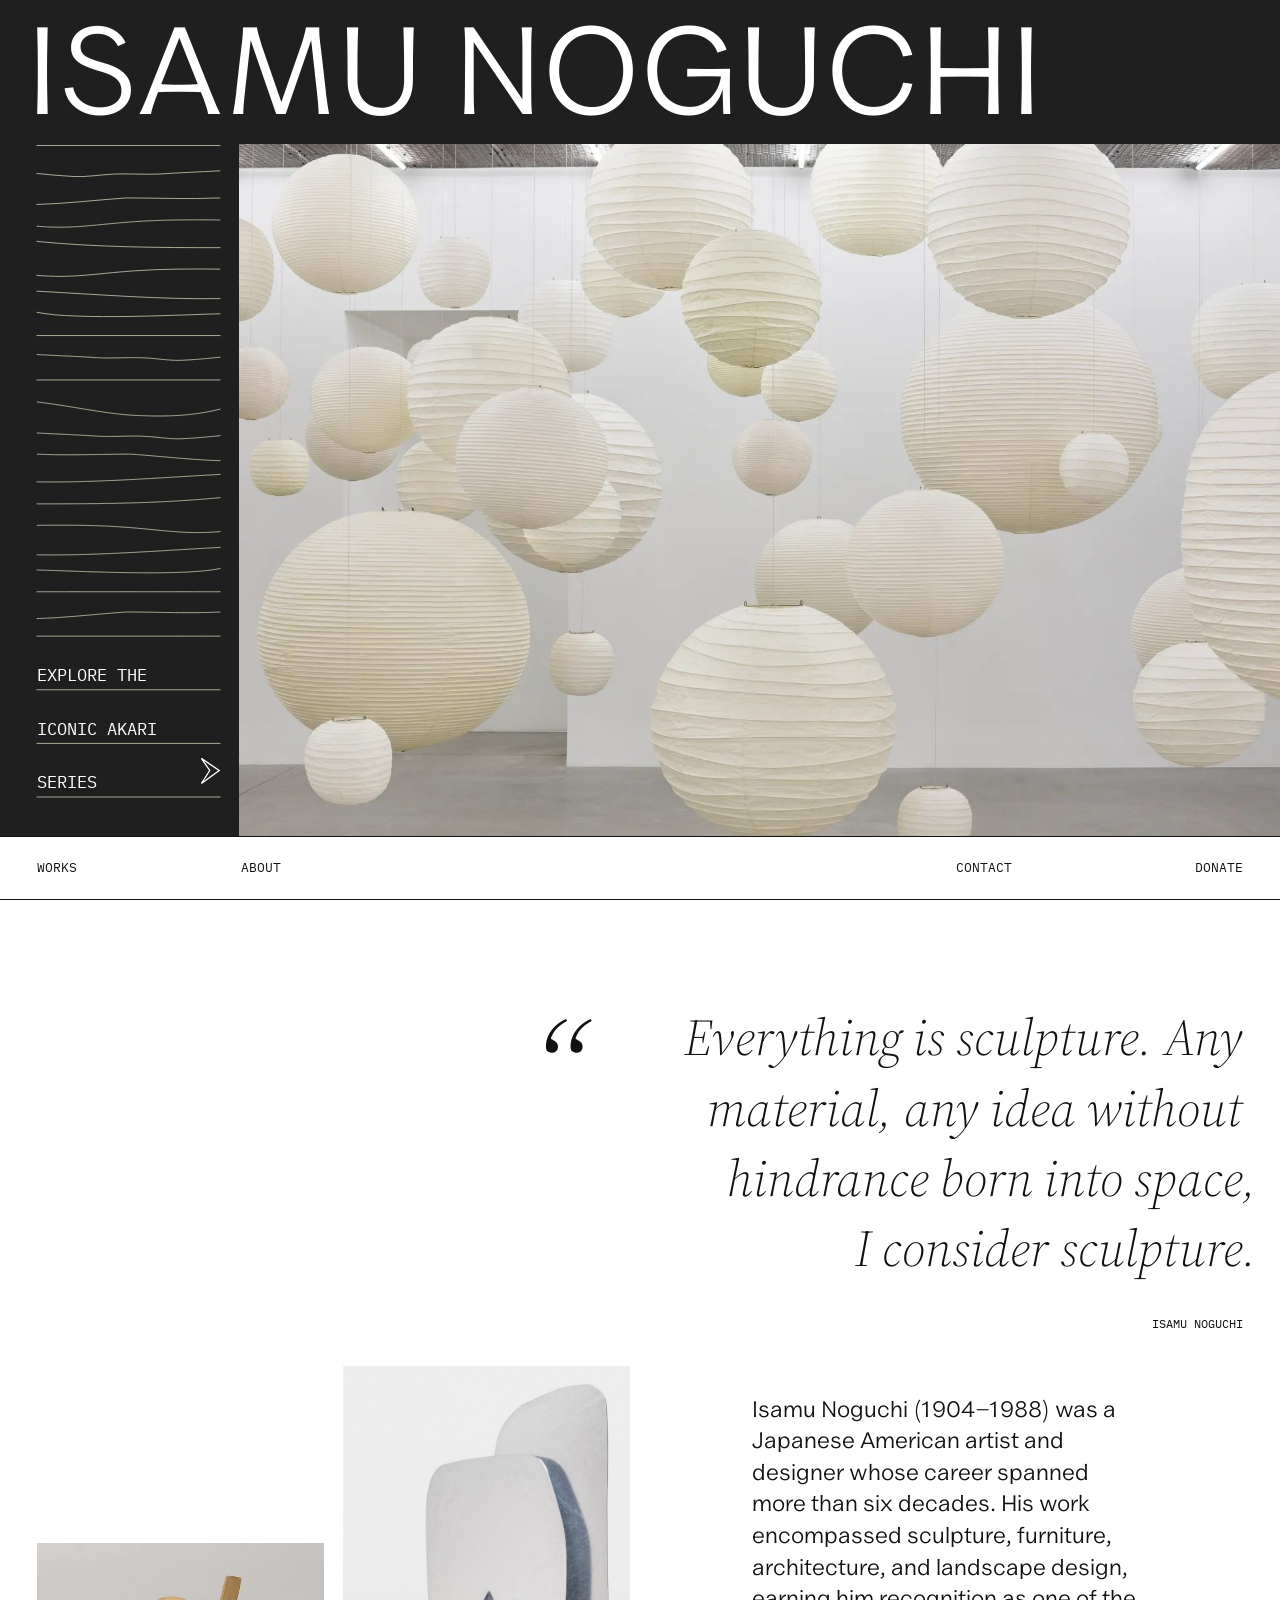
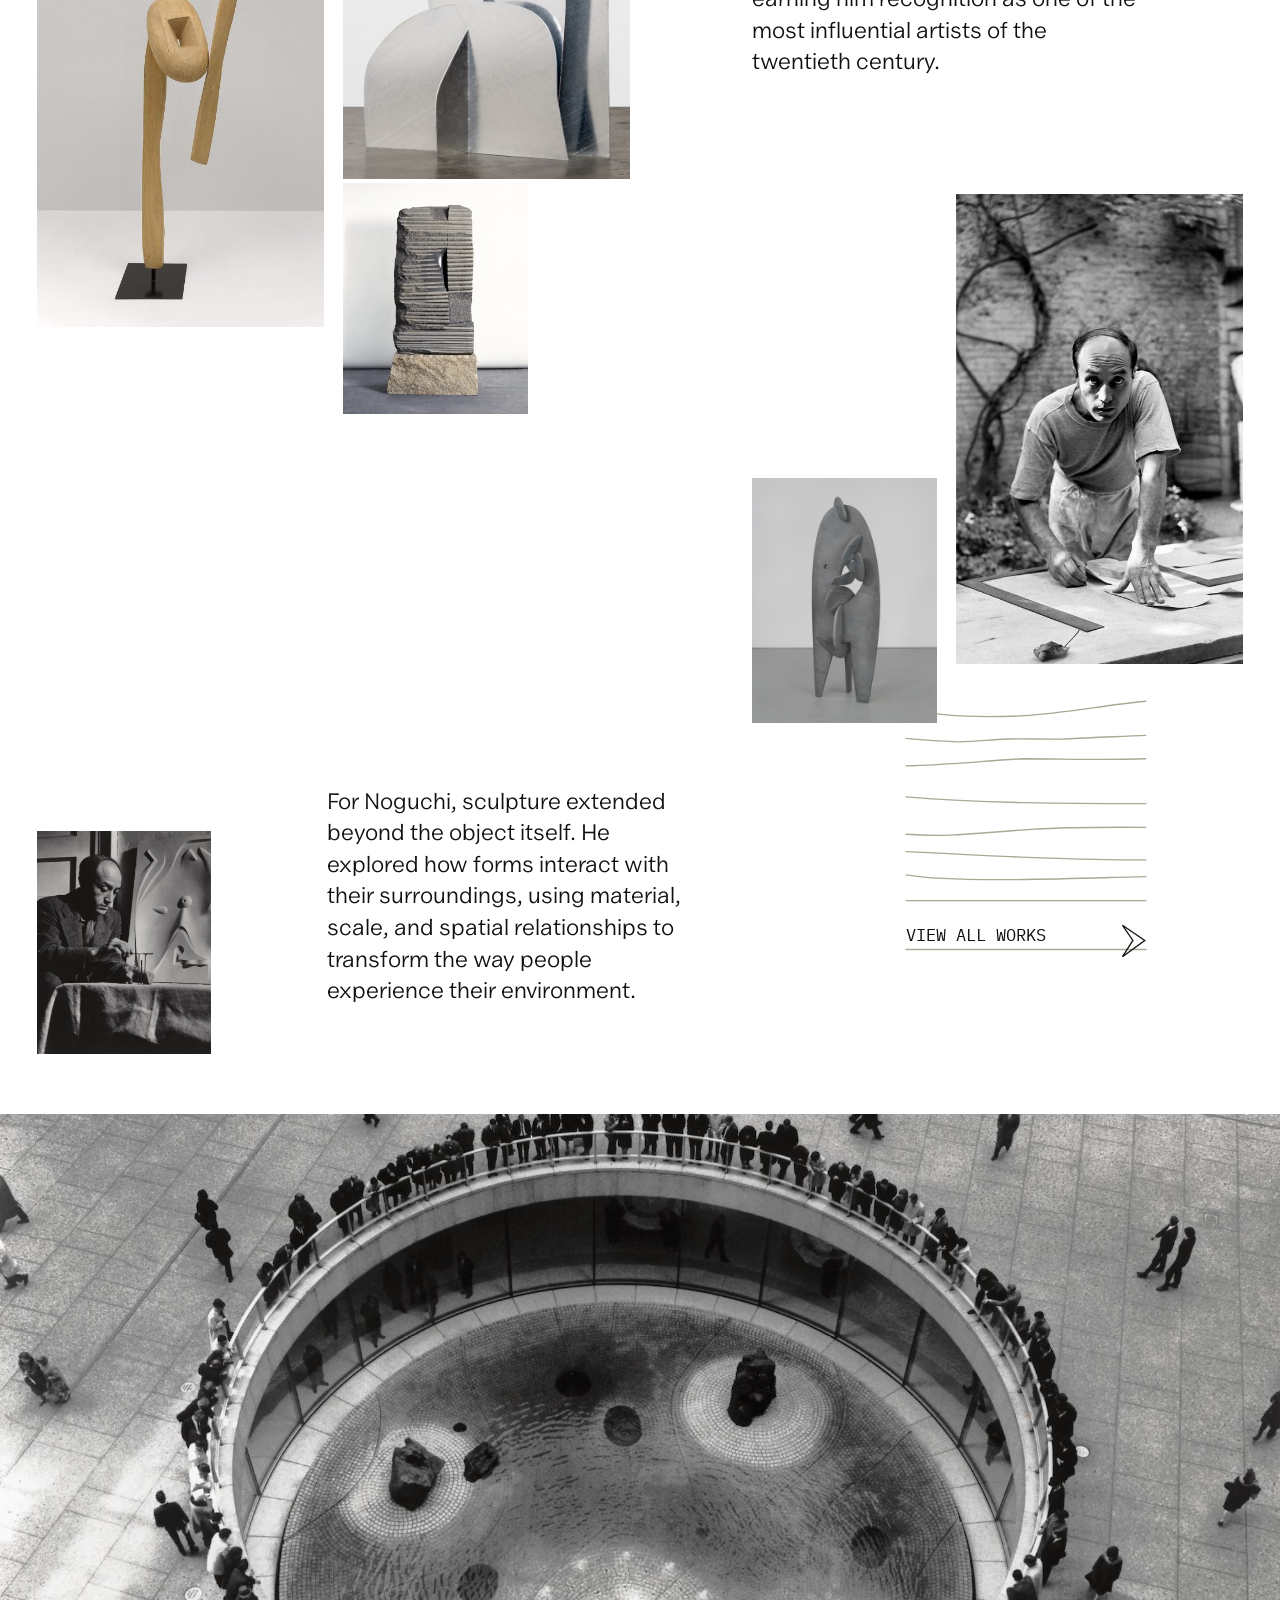
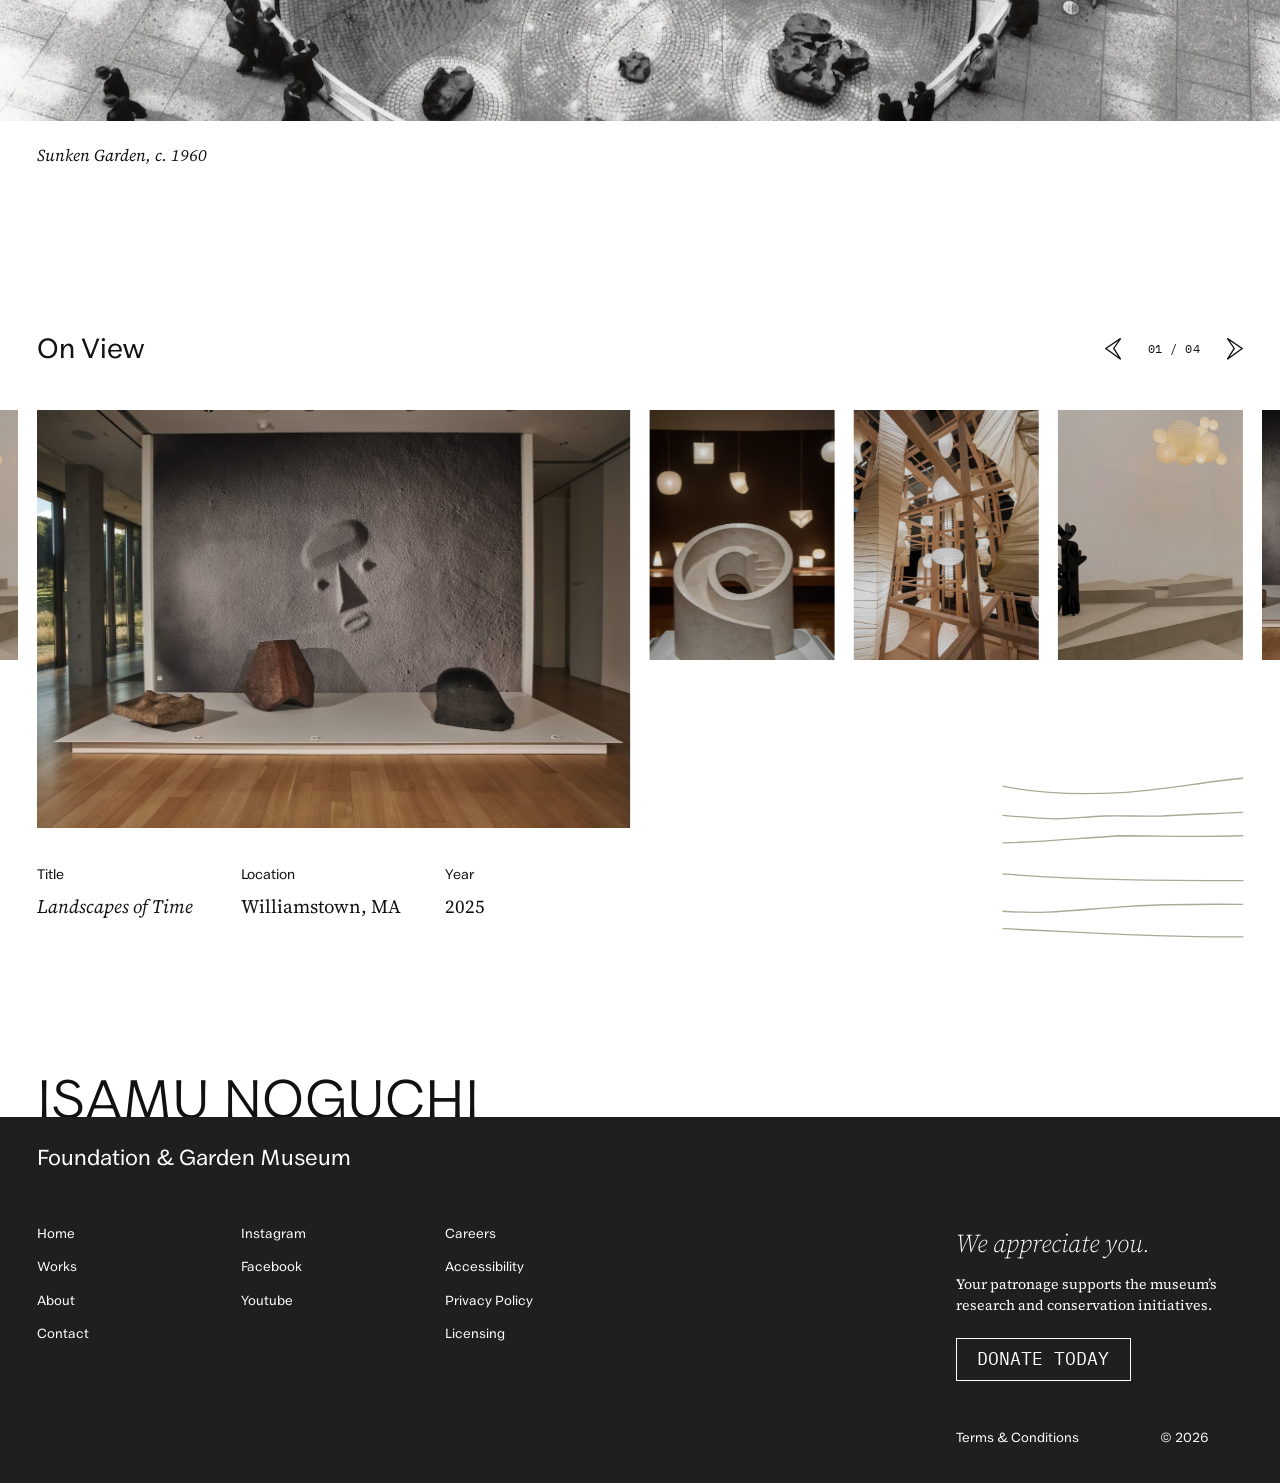
<file: experiments/01-lined-cta-hover/home-mockup.html>
<!DOCTYPE html>
<html lang="en"><head><meta charset="utf-8">
<meta name="viewport" content="width=device-width, initial-scale=1, viewport-fit=cover">
<title>MOCKUP: Isamu Noguchi — Foundation &amp; Garden Museum</title>
<link href="https://fonts.googleapis.com/css2?family=Inter+Tight:wght@300;400&family=IBM+Plex+Mono:wght@400&family=Source+Serif+4:ital,wght@0,300;0,400;0,600;1,300;1,400&display=swap" rel="stylesheet">
<link rel="stylesheet" href="../../assets/css/styles.css">
<link rel="stylesheet" href="home-mockup.css"></head>
<body>
<svg width="0" height="0" class="svg-symbols" aria-hidden="true"><symbol id="ar" viewBox="0 0 42 57" overflow="visible"><path d="M0.841797 55.8281L39.8418 27.4175L0.841797 0.828125L19.0418 27.4175L0.841797 55.8281Z" fill="none" stroke="currentColor" stroke-width="1.3" stroke-linejoin="miter" vector-effect="non-scaling-stroke"/></symbol></svg>
<header class="hero">
<h1><span>Isamu Noguchi</span></h1>
<div class="main">
<a class="panel wavy elastic hero-f" href="#works" aria-label="Explore the Akari series" data-motion="1,1,1,1,1,1,1,1,1,1,1,1,1,1,1,1,1,1,1,1,1,.35,0,0,0" data-damp="28" data-stiff="140" data-pull=".42"><div class="wlw"><svg class="wl" viewBox="5.4 8.3 73.1 219.7" preserveAspectRatio="none" aria-hidden="true"><path d="M5.4,8.8 L78.5,8.8"/><path data-dy="-2" transform="translate(0 -2)" d="M5.4,20.2c4.8.4,9.6.8,14.4,1,5.3.3,10.5-.6,16.3-.8,5.9-.2,11.8.2,17.7,0,8.7-.5,16.2-.7,24.6-1.1"/><path d="M5.4,28.6c11.9-.3,23.7-1.5,35.6-2.2,12,0,25.1.5,37.4,0"/><path d="M5.40,35.90Q6.62,35.98 7.22,36.01Q7.83,36.05 8.44,36.08Q9.05,36.11 9.66,36.13Q10.27,36.16 10.87,36.18Q11.48,36.19 12.09,36.20Q12.70,36.22 13.31,36.22Q13.92,36.23 14.53,36.23Q15.14,36.23 15.75,36.22Q16.35,36.21 16.96,36.20Q17.57,36.19 18.18,36.17Q18.79,36.15 19.40,36.13Q20.01,36.11 20.62,36.08Q21.22,36.05 21.83,36.02Q22.44,35.98 23.05,35.95Q23.66,35.91 24.26,35.87Q24.87,35.83 25.48,35.79Q26.09,35.74 26.69,35.70Q27.30,35.65 27.91,35.60Q28.52,35.56 29.12,35.51Q29.73,35.46 30.34,35.41Q30.94,35.36 31.55,35.31Q32.16,35.26 32.76,35.21Q33.37,35.16 33.98,35.11Q34.59,35.07 35.19,35.02Q35.80,34.97 36.41,34.92Q37.01,34.87 37.62,34.83Q38.23,34.78 38.84,34.74Q39.44,34.69 40.05,34.65Q40.66,34.61 41.27,34.57Q41.87,34.52 42.48,34.49Q43.09,34.45 43.70,34.41Q44.31,34.37 44.91,34.34Q45.52,34.30 46.13,34.27Q46.74,34.24 47.35,34.21Q47.95,34.18 48.56,34.15Q49.17,34.12 49.78,34.10Q50.39,34.07 51.00,34.05Q51.61,34.03 52.21,34.01Q52.82,33.99 53.43,33.97Q54.04,33.95 54.65,33.93Q55.26,33.91 55.87,33.90Q56.48,33.88 57.08,33.87Q57.69,33.86 58.30,33.85Q58.91,33.84 59.52,33.83Q60.13,33.82 60.74,33.81Q61.35,33.80 61.96,33.79Q62.57,33.78 63.17,33.78Q63.78,33.77 64.39,33.77Q65.00,33.77 65.61,33.76Q66.22,33.76 66.83,33.76Q67.44,33.76 68.05,33.75Q68.66,33.75 69.26,33.75Q69.87,33.75 70.48,33.76Q71.09,33.76 71.70,33.76Q72.31,33.76 72.92,33.76Q73.53,33.77 74.14,33.77Q74.75,33.77 75.35,33.78Q75.96,33.78 76.57,33.79Q77.18,33.79 77.79,33.80L78.40,33.80"/><path d="M5.4,41c24.1,2,49,2.1,73.1,2.1"/><path d="M5.4,52.4c14.1,1,22.2-.5,38.4-1.5,11.5-.7,23.1-.7,34.6-.6"/><path d="M5.4,57.7c26.1,1.2,49.3,2.8,73.1,2.5"/><path d="M5.4,64.8c15.9,2.8,59.8.7,73.1.5"/><path d="M5.4,72.6h73.1"/><path d="M78.50,79.87Q77.29,79.97 76.68,80.02Q76.07,80.07 75.46,80.12Q74.86,80.17 74.25,80.22Q73.64,80.27 73.04,80.31Q72.43,80.36 71.82,80.40Q71.21,80.45 70.61,80.49Q70.00,80.54 69.39,80.58Q68.78,80.62 68.18,80.65Q67.57,80.69 66.96,80.73Q66.35,80.76 65.74,80.79Q65.13,80.82 64.53,80.85Q63.92,80.88 63.31,80.90Q62.70,80.92 62.09,80.92Q61.48,80.93 60.87,80.91Q60.26,80.90 59.66,80.88Q59.05,80.85 58.44,80.82Q57.83,80.78 57.22,80.74Q56.62,80.69 56.01,80.64Q55.40,80.60 54.79,80.55Q54.19,80.50 53.58,80.45Q52.97,80.39 52.37,80.35Q51.76,80.30 51.15,80.25Q50.54,80.21 49.94,80.17Q49.33,80.14 48.72,80.11Q48.11,80.08 47.50,80.06Q46.89,80.04 46.28,80.03Q45.68,80.02 45.07,80.02Q44.46,80.01 43.85,80.01Q43.24,80.01 42.63,80.02Q42.02,80.02 41.41,80.03Q40.80,80.04 40.19,80.05Q39.58,80.06 38.98,80.07Q38.37,80.08 37.76,80.09Q37.15,80.10 36.54,80.11Q35.93,80.11 35.32,80.12Q34.71,80.12 34.10,80.12Q33.49,80.13 32.88,80.12Q32.28,80.12 31.67,80.11Q31.06,80.10 30.45,80.07Q29.84,80.05 29.23,80.02Q28.62,79.99 28.02,79.95Q27.41,79.92 26.80,79.89Q26.19,79.86 25.58,79.83Q24.97,79.80 24.37,79.77Q23.76,79.74 23.15,79.71Q22.54,79.69 21.93,79.66Q21.32,79.63 20.71,79.61Q20.11,79.58 19.50,79.56Q18.89,79.53 18.28,79.51Q17.67,79.48 17.06,79.46Q16.45,79.43 15.85,79.41Q15.24,79.38 14.63,79.36Q14.02,79.33 13.41,79.31Q12.80,79.29 12.19,79.26Q11.59,79.24 10.98,79.21Q10.37,79.19 9.76,79.16Q9.15,79.13 8.54,79.11Q7.93,79.08 7.33,79.05Q6.72,79.03 6.11,79.00L5.50,78.97"/><path d="M5.4,87.5h73.1"/><path d="M78.50,97.30Q77.30,97.54 76.70,97.66Q76.10,97.77 75.50,97.88Q74.89,97.99 74.29,98.09Q73.69,98.19 73.08,98.28Q72.48,98.37 71.87,98.46Q71.26,98.54 70.66,98.62Q70.05,98.70 69.44,98.77Q68.84,98.84 68.23,98.90Q67.62,98.97 67.01,99.02Q66.40,99.08 65.79,99.13Q65.18,99.18 64.57,99.23Q63.96,99.27 63.35,99.31Q62.74,99.35 62.13,99.39Q61.52,99.42 60.91,99.45Q60.29,99.48 59.68,99.50Q59.07,99.52 58.46,99.54Q57.85,99.56 57.24,99.57Q56.63,99.58 56.01,99.59Q55.40,99.60 54.79,99.60Q54.18,99.60 53.57,99.60Q52.95,99.60 52.34,99.60Q51.73,99.59 51.12,99.58Q50.51,99.57 49.90,99.56Q49.28,99.55 48.67,99.53Q48.06,99.52 47.45,99.50Q46.84,99.48 46.23,99.46Q45.61,99.43 45.00,99.41Q44.39,99.38 43.78,99.36Q43.17,99.33 42.56,99.29Q41.95,99.25 41.34,99.21Q40.73,99.16 40.12,99.12Q39.51,99.07 38.90,99.01Q38.29,98.96 37.68,98.90Q37.07,98.84 36.46,98.78Q35.85,98.72 35.24,98.65Q34.64,98.59 34.03,98.52Q33.42,98.45 32.81,98.38Q32.20,98.31 31.60,98.23Q30.99,98.16 30.38,98.08Q29.78,98.01 29.17,97.93Q28.56,97.85 27.95,97.77Q27.35,97.69 26.74,97.61Q26.14,97.53 25.53,97.45Q24.92,97.36 24.32,97.28Q23.71,97.20 23.10,97.11Q22.50,97.03 21.89,96.95Q21.29,96.86 20.68,96.78Q20.07,96.70 19.47,96.61Q18.86,96.53 18.26,96.45Q17.65,96.36 17.04,96.28Q16.44,96.20 15.83,96.12Q15.22,96.04 14.62,95.96Q14.01,95.88 13.40,95.80Q12.80,95.72 12.19,95.65Q11.58,95.57 10.97,95.50Q10.37,95.43 9.76,95.36Q9.15,95.29 8.54,95.22Q7.93,95.15 7.33,95.09Q6.72,95.02 6.11,94.96L5.50,94.90"/><path d="M78.50,106.20Q77.29,106.30 76.68,106.35Q76.07,106.40 75.46,106.45Q74.86,106.50 74.25,106.55Q73.64,106.60 73.04,106.64Q72.43,106.69 71.82,106.74Q71.21,106.78 70.61,106.82Q70.00,106.87 69.39,106.91Q68.78,106.95 68.18,106.99Q67.57,107.02 66.96,107.06Q66.35,107.09 65.74,107.12Q65.13,107.15 64.53,107.18Q63.92,107.21 63.31,107.23Q62.70,107.25 62.09,107.26Q61.48,107.26 60.87,107.25Q60.26,107.23 59.66,107.21Q59.05,107.18 58.44,107.15Q57.83,107.11 57.22,107.07Q56.62,107.02 56.01,106.98Q55.40,106.93 54.79,106.88Q54.19,106.83 53.58,106.78Q52.97,106.73 52.37,106.68Q51.76,106.63 51.15,106.59Q50.54,106.54 49.94,106.51Q49.33,106.47 48.72,106.44Q48.11,106.41 47.50,106.39Q46.89,106.37 46.28,106.36Q45.68,106.35 45.07,106.35Q44.46,106.34 43.85,106.34Q43.24,106.34 42.63,106.35Q42.02,106.35 41.41,106.36Q40.80,106.37 40.19,106.38Q39.58,106.39 38.98,106.40Q38.37,106.41 37.76,106.42Q37.15,106.43 36.54,106.44Q35.93,106.45 35.32,106.45Q34.71,106.46 34.10,106.46Q33.49,106.46 32.88,106.45Q32.28,106.45 31.67,106.44Q31.06,106.43 30.45,106.41Q29.84,106.39 29.23,106.35Q28.62,106.32 28.02,106.29Q27.41,106.25 26.80,106.22Q26.19,106.19 25.58,106.16Q24.97,106.13 24.37,106.10Q23.76,106.07 23.15,106.05Q22.54,106.02 21.93,105.99Q21.32,105.96 20.71,105.94Q20.11,105.91 19.50,105.89Q18.89,105.86 18.28,105.84Q17.67,105.81 17.06,105.79Q16.45,105.76 15.85,105.74Q15.24,105.71 14.63,105.69Q14.02,105.67 13.41,105.64Q12.80,105.62 12.19,105.59Q11.59,105.57 10.98,105.54Q10.37,105.52 9.76,105.49Q9.15,105.46 8.54,105.44Q7.93,105.41 7.33,105.38Q6.72,105.36 6.11,105.33L5.50,105.30"/><path d="M78.50,114.60Q77.28,114.57 76.67,114.55Q76.07,114.53 75.46,114.50Q74.85,114.48 74.24,114.45Q73.63,114.43 73.02,114.40Q72.41,114.37 71.81,114.34Q71.20,114.31 70.59,114.28Q69.98,114.25 69.37,114.21Q68.77,114.18 68.16,114.14Q67.55,114.11 66.94,114.07Q66.33,114.03 65.73,113.99Q65.12,113.95 64.51,113.91Q63.90,113.87 63.30,113.83Q62.69,113.79 62.08,113.75Q61.47,113.70 60.87,113.66Q60.26,113.62 59.65,113.57Q59.04,113.53 58.44,113.49Q57.83,113.44 57.22,113.40Q56.62,113.35 56.01,113.31Q55.40,113.26 54.79,113.22Q54.19,113.17 53.58,113.13Q52.97,113.08 52.36,113.04Q51.76,112.99 51.15,112.95Q50.54,112.91 49.93,112.86Q49.33,112.82 48.72,112.78Q48.11,112.74 47.50,112.69Q46.90,112.65 46.29,112.61Q45.68,112.57 45.07,112.53Q44.47,112.50 43.86,112.46Q43.25,112.42 42.64,112.41Q42.03,112.40 41.42,112.40Q40.82,112.41 40.21,112.41Q39.60,112.41 38.99,112.42Q38.38,112.42 37.77,112.43Q37.16,112.43 36.55,112.44Q35.94,112.44 35.34,112.45Q34.73,112.46 34.12,112.47Q33.51,112.47 32.90,112.48Q32.29,112.49 31.68,112.50Q31.07,112.50 30.46,112.51Q29.85,112.52 29.25,112.53Q28.64,112.54 28.03,112.54Q27.42,112.55 26.81,112.56Q26.20,112.57 25.59,112.57Q24.98,112.58 24.37,112.59Q23.77,112.59 23.16,112.60Q22.55,112.60 21.94,112.61Q21.33,112.61 20.72,112.61Q20.11,112.62 19.50,112.62Q18.89,112.62 18.29,112.62Q17.68,112.62 17.07,112.62Q16.46,112.62 15.85,112.62Q15.24,112.61 14.63,112.61Q14.02,112.60 13.41,112.60Q12.80,112.59 12.20,112.58Q11.59,112.57 10.98,112.56Q10.37,112.55 9.76,112.53Q9.15,112.52 8.54,112.50Q7.93,112.48 7.33,112.47Q6.72,112.45 6.11,112.42L5.50,112.40"/><path d="M78.50,119.21Q77.28,119.26 76.67,119.29Q76.06,119.32 75.46,119.35Q74.85,119.38 74.24,119.41Q73.63,119.44 73.02,119.46Q72.41,119.49 71.80,119.52Q71.19,119.55 70.58,119.58Q69.98,119.61 69.37,119.64Q68.76,119.67 68.15,119.70Q67.54,119.73 66.93,119.76Q66.32,119.80 65.71,119.83Q65.10,119.86 64.50,119.89Q63.89,119.92 63.28,119.95Q62.67,119.98 62.06,120.01Q61.45,120.04 60.84,120.07Q60.23,120.10 59.62,120.13Q59.02,120.16 58.41,120.19Q57.80,120.23 57.19,120.26Q56.58,120.29 55.97,120.32Q55.36,120.35 54.75,120.38Q54.14,120.41 53.54,120.44Q52.93,120.47 52.32,120.50Q51.71,120.53 51.10,120.56Q50.49,120.59 49.88,120.62Q49.27,120.65 48.66,120.67Q48.06,120.70 47.45,120.73Q46.84,120.76 46.23,120.79Q45.62,120.82 45.01,120.84Q44.40,120.87 43.79,120.90Q43.18,120.93 42.57,120.95Q41.97,120.98 41.36,121.01Q40.75,121.03 40.14,121.06Q39.53,121.08 38.92,121.11Q38.31,121.13 37.70,121.16Q37.09,121.18 36.48,121.20Q35.87,121.23 35.27,121.25Q34.66,121.27 34.05,121.29Q33.44,121.32 32.83,121.34Q32.22,121.36 31.61,121.38Q31.00,121.40 30.39,121.42Q29.78,121.44 29.17,121.45Q28.56,121.47 27.95,121.49Q27.34,121.51 26.73,121.52Q26.13,121.54 25.52,121.55Q24.91,121.57 24.30,121.58Q23.69,121.60 23.08,121.61Q22.47,121.62 21.86,121.64Q21.25,121.65 20.64,121.66Q20.03,121.67 19.42,121.68Q18.81,121.69 18.20,121.69Q17.59,121.70 16.98,121.71Q16.37,121.72 15.76,121.72Q15.15,121.73 14.54,121.73Q13.93,121.73 13.32,121.74Q12.72,121.74 12.11,121.74Q11.50,121.74 10.89,121.74Q10.28,121.74 9.67,121.74Q9.06,121.73 8.45,121.73Q7.84,121.73 7.23,121.72Q6.62,121.72 6.01,121.71L5.40,121.71"/><path d="M78.50,127.00Q77.28,127.10 76.68,127.15Q76.07,127.19 75.46,127.24Q74.85,127.29 74.25,127.33Q73.64,127.38 73.03,127.42Q72.42,127.46 71.81,127.50Q71.21,127.55 70.60,127.59Q69.99,127.63 69.38,127.67Q68.77,127.70 68.16,127.74Q67.56,127.78 66.95,127.82Q66.34,127.85 65.73,127.89Q65.12,127.92 64.51,127.95Q63.90,127.99 63.29,128.02Q62.69,128.05 62.08,128.08Q61.47,128.11 60.86,128.14Q60.25,128.17 59.64,128.20Q59.03,128.23 58.42,128.26Q57.81,128.28 57.21,128.31Q56.60,128.34 55.99,128.36Q55.38,128.39 54.77,128.41Q54.16,128.43 53.55,128.46Q52.94,128.48 52.33,128.50Q51.72,128.52 51.11,128.54Q50.50,128.56 49.90,128.58Q49.29,128.60 48.68,128.62Q48.07,128.64 47.46,128.66Q46.85,128.67 46.24,128.69Q45.63,128.71 45.02,128.72Q44.41,128.74 43.80,128.76Q43.19,128.77 42.58,128.78Q41.97,128.80 41.36,128.81Q40.75,128.82 40.15,128.84Q39.54,128.85 38.93,128.86Q38.32,128.87 37.71,128.88Q37.10,128.90 36.49,128.91Q35.88,128.92 35.27,128.93Q34.66,128.93 34.05,128.94Q33.44,128.95 32.83,128.96Q32.22,128.97 31.61,128.98Q31.00,128.98 30.39,128.99Q29.78,129.00 29.17,129.01Q28.56,129.01 27.95,129.02Q27.35,129.02 26.74,129.03Q26.13,129.03 25.52,129.04Q24.91,129.04 24.30,129.05Q23.69,129.05 23.08,129.06Q22.47,129.06 21.86,129.06Q21.25,129.07 20.64,129.07Q20.03,129.07 19.42,129.08Q18.81,129.08 18.20,129.08Q17.59,129.08 16.98,129.08Q16.37,129.09 15.76,129.09Q15.15,129.09 14.54,129.09Q13.93,129.09 13.32,129.09Q12.72,129.09 12.11,129.10Q11.50,129.10 10.89,129.10Q10.28,129.10 9.67,129.10Q9.06,129.10 8.45,129.10Q7.84,129.10 7.23,129.10Q6.62,129.10 6.01,129.10L5.40,129.10"/><path d="M78.50,138.40Q77.28,138.48 76.68,138.51Q76.07,138.55 75.46,138.58Q74.85,138.61 74.24,138.63Q73.63,138.66 73.03,138.67Q72.42,138.69 71.81,138.70Q71.20,138.71 70.59,138.72Q69.98,138.73 69.37,138.73Q68.76,138.73 68.15,138.72Q67.55,138.71 66.94,138.70Q66.33,138.69 65.72,138.67Q65.11,138.65 64.50,138.63Q63.89,138.61 63.28,138.58Q62.68,138.55 62.07,138.52Q61.46,138.48 60.85,138.45Q60.24,138.41 59.64,138.37Q59.03,138.33 58.42,138.29Q57.81,138.24 57.21,138.20Q56.60,138.15 55.99,138.10Q55.38,138.06 54.78,138.01Q54.17,137.96 53.56,137.91Q52.96,137.86 52.35,137.81Q51.74,137.76 51.14,137.71Q50.53,137.66 49.92,137.61Q49.31,137.56 48.71,137.52Q48.10,137.47 47.49,137.42Q46.89,137.37 46.28,137.33Q45.67,137.28 45.06,137.24Q44.46,137.19 43.85,137.15Q43.24,137.11 42.63,137.07Q42.03,137.02 41.42,136.98Q40.81,136.95 40.20,136.91Q39.59,136.87 38.99,136.84Q38.38,136.80 37.77,136.77Q37.16,136.74 36.55,136.71Q35.95,136.68 35.34,136.65Q34.73,136.62 34.12,136.60Q33.51,136.57 32.90,136.55Q32.29,136.53 31.69,136.51Q31.08,136.48 30.47,136.47Q29.86,136.45 29.25,136.43Q28.64,136.41 28.03,136.40Q27.42,136.38 26.82,136.37Q26.21,136.36 25.60,136.35Q24.99,136.33 24.38,136.32Q23.77,136.31 23.16,136.31Q22.55,136.30 21.94,136.29Q21.33,136.28 20.73,136.28Q20.12,136.27 19.51,136.27Q18.90,136.26 18.29,136.26Q17.68,136.26 17.07,136.26Q16.46,136.25 15.85,136.25Q15.24,136.25 14.64,136.25Q14.03,136.25 13.42,136.25Q12.81,136.26 12.20,136.26Q11.59,136.26 10.98,136.26Q10.37,136.27 9.76,136.27Q9.15,136.27 8.55,136.28Q7.94,136.28 7.33,136.29Q6.72,136.29 6.11,136.29L5.50,136.30"/><path d="M78.50,143.70Q77.28,143.76 76.67,143.79Q76.06,143.81 75.46,143.84Q74.85,143.87 74.24,143.90Q73.63,143.93 73.02,143.96Q72.41,143.99 71.80,144.02Q71.19,144.05 70.58,144.08Q69.98,144.11 69.37,144.14Q68.76,144.17 68.15,144.20Q67.54,144.23 66.93,144.26Q66.32,144.29 65.71,144.32Q65.10,144.35 64.50,144.38Q63.89,144.41 63.28,144.44Q62.67,144.47 62.06,144.51Q61.45,144.54 60.84,144.57Q60.23,144.60 59.62,144.63Q59.02,144.66 58.41,144.69Q57.80,144.72 57.19,144.75Q56.58,144.78 55.97,144.81Q55.36,144.84 54.75,144.87Q54.14,144.90 53.54,144.93Q52.93,144.96 52.32,144.99Q51.71,145.02 51.10,145.05Q50.49,145.08 49.88,145.11Q49.27,145.14 48.66,145.17Q48.06,145.20 47.45,145.23Q46.84,145.26 46.23,145.28Q45.62,145.31 45.01,145.34Q44.40,145.37 43.79,145.39Q43.18,145.42 42.57,145.45Q41.97,145.47 41.36,145.50Q40.75,145.53 40.14,145.55Q39.53,145.58 38.92,145.60Q38.31,145.63 37.70,145.65Q37.09,145.67 36.48,145.70Q35.87,145.72 35.27,145.74Q34.66,145.77 34.05,145.79Q33.44,145.81 32.83,145.83Q32.22,145.85 31.61,145.87Q31.00,145.89 30.39,145.91Q29.78,145.93 29.17,145.95Q28.56,145.97 27.95,145.98Q27.34,146.00 26.73,146.02Q26.13,146.04 25.52,146.05Q24.91,146.06 24.30,146.08Q23.69,146.09 23.08,146.11Q22.47,146.12 21.86,146.13Q21.25,146.14 20.64,146.15Q20.03,146.16 19.42,146.17Q18.81,146.18 18.20,146.19Q17.59,146.20 16.98,146.20Q16.37,146.21 15.76,146.22Q15.15,146.22 14.54,146.22Q13.93,146.23 13.32,146.23Q12.72,146.23 12.11,146.23Q11.50,146.24 10.89,146.23Q10.28,146.23 9.67,146.23Q9.06,146.23 8.45,146.23Q7.84,146.22 7.23,146.22Q6.62,146.21 6.01,146.21L5.40,146.20"/><path d="M78.50,150.80Q77.29,150.98 76.69,151.07Q76.09,151.16 75.48,151.23Q74.88,151.30 74.27,151.36Q73.66,151.43 73.06,151.48Q72.45,151.54 71.84,151.59Q71.23,151.64 70.62,151.68Q70.02,151.72 69.41,151.76Q68.80,151.80 68.19,151.84Q67.58,151.87 66.97,151.90Q66.36,151.93 65.75,151.96Q65.15,151.98 64.54,152.01Q63.93,152.03 63.32,152.05Q62.71,152.07 62.10,152.09Q61.49,152.11 60.88,152.12Q60.27,152.14 59.66,152.15Q59.05,152.16 58.44,152.17Q57.83,152.18 57.22,152.19Q56.61,152.20 56.00,152.21Q55.39,152.22 54.78,152.22Q54.17,152.23 53.56,152.23Q52.95,152.23 52.34,152.24Q51.73,152.24 51.12,152.24Q50.51,152.24 49.90,152.24Q49.29,152.24 48.68,152.24Q48.07,152.24 47.46,152.23Q46.85,152.23 46.25,152.23Q45.64,152.22 45.03,152.22Q44.42,152.21 43.81,152.21Q43.20,152.20 42.59,152.19Q41.98,152.19 41.37,152.18Q40.76,152.17 40.15,152.16Q39.54,152.15 38.93,152.14Q38.32,152.13 37.71,152.12Q37.10,152.11 36.49,152.10Q35.88,152.09 35.27,152.08Q34.66,152.07 34.05,152.05Q33.44,152.04 32.83,152.03Q32.22,152.01 31.61,152.00Q31.00,151.99 30.39,151.97Q29.78,151.96 29.17,151.94Q28.56,151.93 27.95,151.91Q27.34,151.90 26.73,151.88Q26.13,151.87 25.52,151.85Q24.91,151.83 24.30,151.82Q23.69,151.80 23.08,151.78Q22.47,151.76 21.86,151.75Q21.25,151.73 20.64,151.71Q20.03,151.70 19.42,151.68Q18.81,151.66 18.20,151.64Q17.59,151.62 16.98,151.61Q16.37,151.59 15.76,151.57Q15.15,151.55 14.54,151.53Q13.93,151.52 13.32,151.50Q12.72,151.48 12.11,151.46Q11.50,151.44 10.89,151.43Q10.28,151.41 9.67,151.40Q9.06,151.38 8.45,151.36Q7.84,151.35 7.23,151.34Q6.62,151.32 6.01,151.31L5.40,151.30"/><path d="M78.50,158.60Q77.28,158.60 76.67,158.60Q76.06,158.60 75.45,158.60Q74.84,158.60 74.24,158.60Q73.63,158.60 73.02,158.60Q72.41,158.60 71.80,158.60Q71.19,158.60 70.58,158.60Q69.97,158.60 69.36,158.60Q68.75,158.60 68.14,158.60Q67.53,158.60 66.93,158.60Q66.32,158.60 65.71,158.60Q65.10,158.60 64.49,158.60Q63.88,158.60 63.27,158.60Q62.66,158.60 62.05,158.60Q61.44,158.60 60.83,158.60Q60.23,158.60 59.62,158.60Q59.01,158.60 58.40,158.60Q57.79,158.60 57.18,158.60Q56.57,158.60 55.96,158.60Q55.35,158.60 54.74,158.60Q54.13,158.60 53.52,158.60Q52.92,158.60 52.31,158.60Q51.70,158.60 51.09,158.60Q50.48,158.60 49.87,158.60Q49.26,158.60 48.65,158.60Q48.04,158.60 47.43,158.60Q46.82,158.60 46.21,158.60Q45.61,158.60 45.00,158.60Q44.39,158.60 43.78,158.60Q43.17,158.60 42.56,158.60Q41.95,158.60 41.34,158.60Q40.73,158.60 40.12,158.60Q39.51,158.60 38.90,158.60Q38.30,158.60 37.69,158.60Q37.08,158.60 36.47,158.60Q35.86,158.60 35.25,158.60Q34.64,158.60 34.03,158.60Q33.42,158.60 32.81,158.60Q32.20,158.60 31.59,158.60Q30.99,158.60 30.38,158.60Q29.77,158.60 29.16,158.60Q28.55,158.60 27.94,158.60Q27.33,158.60 26.72,158.60Q26.11,158.60 25.50,158.60Q24.89,158.60 24.28,158.60Q23.68,158.60 23.07,158.60Q22.46,158.60 21.85,158.60Q21.24,158.60 20.63,158.60Q20.02,158.60 19.41,158.60Q18.80,158.60 18.19,158.60Q17.58,158.60 16.97,158.60Q16.36,158.60 15.76,158.60Q15.15,158.60 14.54,158.60Q13.93,158.60 13.32,158.60Q12.71,158.60 12.10,158.60Q11.49,158.60 10.88,158.60Q10.27,158.60 9.66,158.60Q9.06,158.60 8.45,158.60Q7.84,158.60 7.23,158.60Q6.62,158.60 6.01,158.60L5.40,158.60"/><path d="M5.40,167.59Q6.62,167.56 7.23,167.54Q7.83,167.52 8.44,167.50Q9.05,167.47 9.66,167.45Q10.27,167.42 10.88,167.39Q11.49,167.37 12.09,167.34Q12.70,167.31 13.31,167.27Q13.92,167.24 14.53,167.21Q15.13,167.17 15.74,167.14Q16.35,167.10 16.96,167.06Q17.57,167.03 18.17,166.99Q18.78,166.95 19.39,166.91Q20.00,166.87 20.60,166.82Q21.21,166.78 21.82,166.74Q22.43,166.70 23.03,166.65Q23.64,166.61 24.25,166.57Q24.86,166.52 25.46,166.48Q26.07,166.43 26.68,166.39Q27.28,166.34 27.89,166.30Q28.50,166.25 29.11,166.21Q29.71,166.16 30.32,166.12Q30.93,166.07 31.54,166.03Q32.14,165.99 32.75,165.94Q33.36,165.90 33.97,165.86Q34.57,165.81 35.18,165.77Q35.79,165.73 36.40,165.69Q37.00,165.65 37.61,165.61Q38.22,165.57 38.83,165.53Q39.43,165.49 40.04,165.45Q40.65,165.41 41.26,165.40Q41.87,165.39 42.48,165.40Q43.08,165.40 43.69,165.40Q44.30,165.40 44.91,165.41Q45.52,165.41 46.13,165.42Q46.74,165.42 47.35,165.43Q47.96,165.44 48.56,165.44Q49.17,165.45 49.78,165.46Q50.39,165.47 51.00,165.47Q51.61,165.48 52.22,165.49Q52.83,165.50 53.44,165.51Q54.05,165.51 54.65,165.52Q55.26,165.53 55.87,165.54Q56.48,165.55 57.09,165.55Q57.70,165.56 58.31,165.57Q58.92,165.57 59.53,165.58Q60.13,165.59 60.74,165.59Q61.35,165.60 61.96,165.60Q62.57,165.60 63.18,165.61Q63.79,165.61 64.40,165.61Q65.01,165.61 65.61,165.61Q66.22,165.61 66.83,165.61Q67.44,165.61 68.05,165.61Q68.66,165.61 69.27,165.60Q69.88,165.60 70.49,165.59Q71.10,165.58 71.70,165.57Q72.31,165.56 72.92,165.55Q73.53,165.54 74.14,165.53Q74.75,165.51 75.36,165.49Q75.97,165.48 76.57,165.46Q77.18,165.44 77.79,165.42L78.40,165.39"/><path d="M78.50,173.50Q77.28,173.50 76.67,173.50Q76.06,173.50 75.45,173.50Q74.84,173.50 74.24,173.50Q73.63,173.50 73.02,173.50Q72.41,173.50 71.80,173.50Q71.19,173.50 70.58,173.50Q69.97,173.50 69.36,173.50Q68.75,173.50 68.14,173.50Q67.53,173.50 66.93,173.50Q66.32,173.50 65.71,173.50Q65.10,173.50 64.49,173.50Q63.88,173.50 63.27,173.50Q62.66,173.50 62.05,173.50Q61.44,173.50 60.83,173.50Q60.23,173.50 59.62,173.50Q59.01,173.50 58.40,173.50Q57.79,173.50 57.18,173.50Q56.57,173.50 55.96,173.50Q55.35,173.50 54.74,173.50Q54.13,173.50 53.52,173.50Q52.92,173.50 52.31,173.50Q51.70,173.50 51.09,173.50Q50.48,173.50 49.87,173.50Q49.26,173.50 48.65,173.50Q48.04,173.50 47.43,173.50Q46.82,173.50 46.21,173.50Q45.61,173.50 45.00,173.50Q44.39,173.50 43.78,173.50Q43.17,173.50 42.56,173.50Q41.95,173.50 41.34,173.50Q40.73,173.50 40.12,173.50Q39.51,173.50 38.90,173.50Q38.30,173.50 37.69,173.50Q37.08,173.50 36.47,173.50Q35.86,173.50 35.25,173.50Q34.64,173.50 34.03,173.50Q33.42,173.50 32.81,173.50Q32.20,173.50 31.59,173.50Q30.99,173.50 30.38,173.50Q29.77,173.50 29.16,173.50Q28.55,173.50 27.94,173.50Q27.33,173.50 26.72,173.50Q26.11,173.50 25.50,173.50Q24.89,173.50 24.28,173.50Q23.68,173.50 23.07,173.50Q22.46,173.50 21.85,173.50Q21.24,173.50 20.63,173.50Q20.02,173.50 19.41,173.50Q18.80,173.50 18.19,173.50Q17.58,173.50 16.97,173.50Q16.36,173.50 15.76,173.50Q15.15,173.50 14.54,173.50Q13.93,173.50 13.32,173.50Q12.71,173.50 12.10,173.50Q11.49,173.50 10.88,173.50Q10.27,173.50 9.66,173.50Q9.06,173.50 8.45,173.50Q7.84,173.50 7.23,173.50Q6.62,173.50 6.01,173.50L5.40,173.50"/><path d="M5.4,191.5 L78.5,191.5"/><path d="M5.4,209.5 L78.5,209.5"/><path d="M5.4,227.5 L78.5,227.5"/></svg><p class="wt hl" style="--t:83.39%">Explore the</p><p class="wt hl" style="--t:91.58%">iconic Akari</p><p class="wt hl" style="--t:99.77%">series</p><svg class="ar hr" style="--t:95.68%" aria-hidden="true"><use href="#ar"/></svg></div></a>
<div class="photo"><video id="hv" src="../../assets/video/white-cube-gallery.mp4" poster="../../assets/images/akari-gallery.jpg" autoplay muted loop playsinline preload="auto" aria-label="Akari paper lanterns suspended in a white gallery"></video></div>
</div></header>
<div id="sent"></div>
<nav id="nav"><a href="../../works.html">Works</a><a href="../../about.html">About</a><b class="nt">Isamu Noguchi</b><a href="../../contact.html">Contact</a><a href="#donate">Donate</a></nav>
<section id="works">
<div class="g quote"><span class="qm">“</span><blockquote><p><span>Everything is sculpture. Any</span><span>material, any idea without</span><span>hindrance born into space<span class="hp">,</span></span><span>I consider sculpture<span class="hp">.</span></span></p><cite>Isamu Noguchi</cite></blockquote></div>
<div class="g gal" id="about">
<img class="w" alt="Carved wood sculpture on a black base" src="../../assets/images/carved-wood-sculpture.jpg">
<img class="a" alt="Folded aluminum sculpture" src="../../assets/images/folded-aluminum-sculpture.jpg">
<img class="s" alt="Carved stone sculpture on a granite block" src="../../assets/images/carved-stone-sculpture.jpg">
<p class="t">Isamu Noguchi (1904–1988) was a Japanese American artist and designer whose career spanned more than six decades. His work encompassed sculpture, furniture, architecture, and landscape design, earning him recognition as one of the most influential artists of the twentieth century.</p>
<img class="f" data-work="humpty-dumpty" tabindex="0" role="button" aria-haspopup="dialog" alt="Humpty Dumpty, 1946: standing abstract sculpture of interlocking gray slate forms" src="../../assets/images/standing-abstract-sculpture.jpg">
<img class="m" alt="Isamu Noguchi working at a table, black and white photograph" src="../../assets/images/noguchi-at-table.jpg">
</div>
<div class="g duo">
<p class="p2">For Noguchi, sculpture extended beyond the object itself. He explored how forms interact with their surroundings, using material, scale, and spatial relationships to transform the way people experience their environment.</p>
<img class="por" alt="Noguchi at work beside a relief, black and white photograph" src="../../assets/images/noguchi-at-work.jpg">
<a class="cta wavy elastic typed typed-v2 typed-arrow" href="../../works.html" data-motion="1,1,1,1,1,1,.7,.45,0" data-damp="30" data-stiff="120" data-pull=".35">
<div class="wlw">
<svg class="wl" viewBox="5.4 3.9 73.1 90.3" aria-hidden="true">
<path pathLength="1" data-dy="3" transform="translate(0 3)" d="M5.4,11.3c11.8,2.5,23.9,2.6,35.9,2,12.3-.8,24.7-3.2,37.1-4.4"/>
<path pathLength="1" data-dy="3" transform="translate(0 3)" d="M5.4,20.2c4.8.4,9.6.8,14.4,1,5.3.3,10.5-.6,16.3-.8,5.9-.2,11.8.2,17.7,0,8.7-.5,16.2-.7,24.6-1.1"/>
<path pathLength="1" data-dy="3" transform="translate(0 3)" d="M5.4,28.6c11.9-.3,23.7-1.5,35.6-2.2,12,0,25.1.5,37.4,0"/>
<path pathLength="1" d="M5.4,41c24.1,2,49,2.1,73.1,2.1"/>
<path pathLength="1" d="M5.4,52.4c14.1,1,22.2-.5,38.4-1.5,11.5-.7,23.1-.7,34.6-.6"/>
<path pathLength="1" d="M5.4,57.7c26.1,1.2,49.3,2.8,73.1,2.5"/>
<path pathLength="1" d="M5.4,64.8c15.9,2.8,59.8.7,73.1.5"/>
<path pathLength="1" d="M5.4,72.6h73.1"/>
<path pathLength="1" d="M5.4,87.5h73.1"/>
</svg>
<div class="tl"><p class="wt">View all works</p><svg class="ar"><use href="#ar"/></svg></div>
</div>
</a>
</div>
</section>
<figure class="sun"><div class="sunf"><img alt="Aerial view of Noguchi’s sunken garden with visitors gathered at the railing" src="../../assets/images/sunken-garden.jpg"></div><figcaption>Sunken Garden, c. 1960</figcaption></figure>
<section id="ex"><div class="exs"><div class="exin">
<div class="exh"><h2>On View</h2><div class="exctl"><button type="button" id="exp" aria-label="Previous exhibition"><svg class="ar"><use href="#ar"/></svg></button><p aria-live="polite"><span id="exc">01</span> / <span id="ext">04</span></p><button type="button" id="exn" aria-label="Next exhibition"><svg class="ar"><use href="#ar"/></svg></button></div></div>
<div class="exv" tabindex="0" role="region" aria-roledescription="carousel" aria-label="Exhibitions — swipe or use arrow keys"><div id="trk">
<div class="it"><img alt="Three carved stone sculptures on a low white plinth before a wall-sized photograph of a face drawn in sand" src="../../assets/images/landscapes-of-time.jpg" width="1280" height="853"></div>
<div class="it"><img alt="Pale marble spiral sculpture with carved steps, Akari paper lamps glowing behind it" src="../../assets/images/spiral-stone-and-lamps.jpg" width="1199" height="1800"></div>
<div class="it"><img alt="Akari paper lanterns of many shapes hung inside a lattice of timber beams" src="../../assets/images/akari-timber-frame.jpg" width="1350" height="1800"></div>
<div class="it"><img alt="Black interlocking-plate sculpture on stepped plinths beneath a cloud of round Akari lanterns" src="../../assets/images/black-sculpture-and-lanterns.jpg" width="1800" height="1800"></div>
</div></div>
<div class="info" id="info"><div class="i1"><small>Title</small><b id="it">Landscapes of Time</b></div><div class="i2"><small>Location</small><b id="il">Williamstown, MA</b></div><div class="i3"><small>Year</small><b id="iy">2025</b></div></div>
<a class="cta wavy elastic typed typed-v2 typed-arrow" href="#" data-motion="1,1,1,1,1,1,.7,.45,0" data-damp="30" data-stiff="120" data-pull=".35">
<div class="wlw">
<svg class="wl" viewBox="5.4 3.9 73.1 90.3" aria-hidden="true">
<path pathLength="1" data-dy="3" transform="translate(0 3)" d="M5.4,11.3c11.8,2.5,23.9,2.6,35.9,2,12.3-.8,24.7-3.2,37.1-4.4"/>
<path pathLength="1" data-dy="3" transform="translate(0 3)" d="M5.4,20.2c4.8.4,9.6.8,14.4,1,5.3.3,10.5-.6,16.3-.8,5.9-.2,11.8.2,17.7,0,8.7-.5,16.2-.7,24.6-1.1"/>
<path pathLength="1" data-dy="3" transform="translate(0 3)" d="M5.4,28.6c11.9-.3,23.7-1.5,35.6-2.2,12,0,25.1.5,37.4,0"/>
<path pathLength="1" d="M5.4,41c24.1,2,49,2.1,73.1,2.1"/>
<path pathLength="1" d="M5.4,52.4c14.1,1,22.2-.5,38.4-1.5,11.5-.7,23.1-.7,34.6-.6"/>
<path pathLength="1" d="M5.4,57.7c26.1,1.2,49.3,2.8,73.1,2.5"/>
<path pathLength="1" d="M5.4,64.8c15.9,2.8,59.8.7,73.1.5"/>
<path pathLength="1" d="M5.4,72.6h73.1"/>
<path pathLength="1" d="M5.4,87.5h73.1"/>
</svg>
<div class="tl"><p class="wt">See all exhibitions</p><svg class="ar"><use href="#ar"/></svg></div>
</div>
</a>
</div></div></section>
<div class="sign" aria-hidden="true">Isamu Noguchi</div>
<footer id="contact">
<h3>Foundation &amp; Garden Museum</h3>
<div class="fl"><ul><li><a href="../../index.html">Home</a></li><li><a href="../../works.html">Works</a></li><li><a href="../../about.html">About</a></li><li><a href="../../contact.html">Contact</a></li></ul>
<ul><li><a href="#">Instagram</a></li><li><a href="#">Facebook</a></li><li><a href="#">Youtube</a></li></ul>
<ul><li><a href="#">Careers</a></li><li><a href="#">Accessibility</a></li><li><a href="#">Privacy Policy</a></li><li><a href="#">Licensing</a></li></ul></div>
<div class="fr" id="donate"><em>We appreciate you.</em><p>Your patronage supports the museum’s research and conservation initiatives.</p><a class="btn" href="#">Donate Today</a>
<div class="fb"><span>Terms &amp; Conditions</span><span>© 2026</span></div></div>
</footer>
<dialog class="wm" id="wm-humpty-dumpty" aria-labelledby="wm-humpty-dumpty-t">
<button class="wm-x" type="button" aria-label="Close" data-close><svg viewBox="0 0 40 40" aria-hidden="true"><path d="M2 2L38 38M38 2L2 38" fill="none" stroke="currentColor" stroke-width="1.3" vector-effect="non-scaling-stroke"/></svg></button>
<div class="wm-body">
<img class="wm-img" src="../../assets/images/humpty-dumpty.jpg" width="538" height="718" alt="Humpty Dumpty, 1946: a tall gray slate sculpture of interlocking rounded forms on two slender legs">
<div class="wm-info">
<h2 class="wm-t" id="wm-humpty-dumpty-t">Humpty Dumpty</h2>
<div class="wm-cols">
<dl class="wm-meta"><dt>Year</dt><dd>1946</dd><dt>Dimensions</dt><dd>59 × 20 3/4 × 17 1/2 in.</dd><dt>Medium</dt><dd>Ribbon slate</dd></dl>
<p class="wm-d">In the mid-1940s, Isamu Noguchi began producing some of his most original works, comprised of interlocking, rounded forms in materials such as wood and gray slate. Humpty Dumpty, an emblematic work from this period, was carefully constructed so that its nine parts would fit together and stay in place without glue or screws. As Noguchi explained, “everything I do has an element of engineering in it—particularly since I dislike gluing parts together or taking advantage of something that is not inherent in the material. I am leery of welding or pasting. It implies taking an unfair advantage of nature.”</p>
</div></div></div>
</dialog>
<script src="../../assets/js/popup.js"></script>
<script src="../../assets/js/main.js"></script>
<script src="home-mockup.js"></script>
</body></html>
</file>
<file: assets/css/styles.css>
@font-face {
  font-family:'Valley Sans';
  font-weight:300;
  font-display:swap;
  src:url(../fonts/valley-sans-light.ttf) format('truetype');
}

@font-face {
  font-family:'Valley Sans';
  font-weight:400;
  font-display:swap;
  src:url(../fonts/valley-sans-regular.ttf) format('truetype');
}

:root {
  --m:2.9vw;
  --qm-size:13vw;
  --qm-gap:7.5vw;
  --g:1.5vw;
  --row:4.1vw;
  --nav:64px;
  --line:#aaa896;
  --bg:#1f1f1f;
  --sans:'Valley Sans','Inter Tight','Helvetica Neue',Arial,sans-serif;
  --serif:'Source Serif 4',Georgia,serif;
  --mono:'IBM Plex Mono',ui-monospace,monospace;
  color-scheme:light;
  box-sizing:border-box;
}

@media(max-width:760px) {
  :root {
    --m:5vw;
    --g:3vw;
    --row:10vw;
    --nav:52px;
  }
}

* {
  box-sizing:border-box;
  margin:0;
}

/* Page changes: the new page dissolves in over the old one (cross-document view
   transitions). The old page stays solid underneath and both blend normally, so
   the screen never dips to white partway through. Browsers without support
   simply switch pages as before. */
@view-transition {
  navigation:auto;
}

::view-transition-old(root),::view-transition-new(root) {
  mix-blend-mode:normal;
}

::view-transition-old(root) {
  animation:page-hold .65s linear both;
}

::view-transition-new(root) {
  animation:page-in .65s cubic-bezier(.3,0,.5,1) both;
}

/* The top nav (works, about, contact) is identical on each page, so it stays put
   instead of fading. The home page's nav sits below its hero, so it isn't named. */
nav.top {
  view-transition-name:site-nav;
}

::view-transition-group(site-nav) {
  animation-duration:.65s;
}

::view-transition-old(site-nav):not(:only-child) {
  animation:none;
  opacity:0;
}

::view-transition-new(site-nav):not(:only-child) {
  animation:none;
}

/* Leaving for the home page: the old top nav fades away as the home page arrives. */
::view-transition-old(site-nav):only-child {
  animation:page-out .65s cubic-bezier(.3,0,.5,1) both;
}

@keyframes page-out {
  to { opacity:0; }
}

::view-transition-new(site-nav):only-child {
  animation:page-in .65s cubic-bezier(.3,0,.5,1) both;
}

@keyframes page-hold {
  from,to { opacity:1; }
}

@keyframes page-in {
  from { opacity:0; }
}

@media(prefers-reduced-motion:reduce) {
  @view-transition {
    navigation:none;
  }
}

html {
  scroll-behavior:smooth;
  scroll-padding-top:var(--nav);
}

body {
  background:#fff;
  color:#111;
  font-family:var(--sans);
  font-weight:300;
  overflow-x:clip;
  -webkit-font-smoothing:antialiased;
  -moz-osx-font-smoothing:grayscale;
}

a {
  color:inherit;
  text-decoration:none;
}

img {
  display:block;
}

.g {
  display:grid;
  grid-template-columns:repeat(12,1fr);
  column-gap:var(--g);
  padding:0 var(--m);
}

/* grid lines + arrows */
.lines .row {
  height:var(--row);
  border-top:1px solid var(--line);
  display:flex;
  align-items:flex-end;
  transform-origin:right center;
  transform:scaleX(0);
  transition:transform .9s cubic-bezier(.65,0,.25,1) calc(var(--d,0s) + var(--i)*.08s);
}

.lines .row:last-of-type {
  border-bottom:1px solid var(--line);
}

.lines.in .row {
  transform:none;
}

.row p {
  font:400 calc(var(--row)*.43)/1 var(--mono);
  padding-bottom:.12em;
  opacity:0;
  white-space:nowrap;
  transition:opacity .8s ease calc(var(--d,0s) + 1.3s);
}

.lines.in .row p {
  opacity:1;
}

.ar {
  display:block;
  width:2.5vw;
  height:3.4vw;
  min-width:21px;
  min-height:28px;
  margin-top:1.4vw;
  opacity:0;
  transition:opacity .8s ease calc(var(--d,0s) + 1.6s);
}

.lines.in .ar {
  opacity:1;
}

.ar path {
  fill:none;
  stroke:currentColor;
  stroke-width:1.3;
  vector-effect:non-scaling-stroke;
}

.cta {
  display:block;
}

/* CTA hover: the lines jostle loose, then settle straight and reach further left.
   --jr is each row's tilt (deg) at the peak of the shake. */
.cta .row-index-0 { --jr:-4; }
.cta .row-index-1 { --jr:3; }

.cta.lines.in .row {
  transform-origin:center;
  transition:transform .9s cubic-bezier(.65,0,.25,1), margin-left .45s cubic-bezier(.4,0,.2,1);
}

@keyframes jostle {
  0%   { transform:none; }
  16%  { transform:translateY(-2px) rotate(calc(var(--jr)*1deg)); }
  34%  { transform:translateY(1px) rotate(calc(var(--jr)*-.6deg)); }
  52%  { transform:rotate(calc(var(--jr)*.32deg)); }
  70%  { transform:rotate(calc(var(--jr)*-.12deg)); }
  86%  { transform:rotate(calc(var(--jr)*.04deg)); }
  100% { transform:none; }
}

@media(hover:hover) {
  .cta.lines.in:hover .row,.cta.lines.in:focus-visible .row {
    margin-left:-4vw;
    animation:jostle .75s cubic-bezier(.3,.7,.4,1) calc(var(--i)*.06s) both;
    transition:transform .9s cubic-bezier(.65,0,.25,1), margin-left .55s cubic-bezier(.2,.8,.2,1) calc(.6s + var(--i)*.06s);
  }
}

/* hero */
.hero {
  height:calc(100svh - var(--nav));
  min-height:420px;
  display:flex;
  flex-direction:column;
}

h1 {
  background:var(--bg);
  color:#fff;
  font:300 9.4vw/1.1 var(--sans);
  text-transform:uppercase;
  padding:.04em var(--m) .06em;
  white-space:nowrap;
  overflow:hidden;
}

h1 span {
  display:block;
  /* Compensate for the initial I's 93/1000 em side bearing in Valley Sans. */
  margin-left:-.093em;
  opacity:0;
  transform:translateY(14px);
  animation:rise 1.8s cubic-bezier(.22,.61,.36,1) .25s forwards;
}

@keyframes rise {
  to {
    opacity:1;
    transform:none;
  }
}

.main {
  flex:1;
  display:grid;
  grid-template-columns:18.7vw 1fr;
  min-height:0;
}

.panel {
  background:var(--bg);
  color:#fff;
  padding-left:var(--m);
  --d:.9s;
}

/* Small gap between the rule lines and the video. */
.panel .row {
  margin-right:var(--g);
}

.panel .ar {
  margin:2.2vw 1.4vw 0 auto;
  color:#fff;
}

.photo {
  min-height:0;
  overflow:hidden;
}

.photo img,
.photo video {
  display:block;
  width:100%;
  height:100%;
  object-fit:cover;
}

/* nav */
nav {
  position:sticky;
  top:0;
  z-index:20;
  height:var(--nav);
  background:#fff;
  border-top:1px solid #111;
  border-bottom:1px solid #111;
  display:grid;
  grid-template-columns:repeat(12,1fr);
  column-gap:var(--g);
  padding:0 var(--m);
  align-items:center;
  font:400 max(12px,1vw)/1 var(--mono);
  text-transform:uppercase;
}

nav a:nth-child(1) {
  grid-column:1/3;
}

nav a:nth-child(2) {
  grid-column:3/5;
}

nav a:nth-child(4) {
  grid-column:10/12;
}

nav a:nth-child(5) {
  grid-column:12/13;
  justify-self:end;
}

nav a:hover {
  text-decoration:underline;
}

.nt {
  position:absolute;
  left:50%;
  top:50%;
  transform:translate(-50%,-50%);
  font:300 max(18px,1.9vw)/1 var(--sans);
  letter-spacing:.01em;
  text-transform:uppercase;
  white-space:nowrap;
  opacity:0;
  transition:opacity .6s ease;
  pointer-events:none;
}

nav.stuck .nt {
  opacity:1;
}

/* quote */
.quote {
  padding-top:8vw;
}

/* Quote compositions: the mark sits a fixed gap from the longest line of the quote.
   Opening marks hang left of right-aligned quotes, the closing mark follows a left-aligned one. */
.quote,.abq {
  display:flex;
  align-items:flex-start;
  justify-content:flex-end;
  column-gap:0;
}

.qf {
  opacity:0;
  transform:translateY(14px);
  transition:opacity 1.8s cubic-bezier(.22,.61,.36,1),transform 1.8s cubic-bezier(.22,.61,.36,1);
}

.qf.in {
  opacity:1;
  transform:none;
}

.qm {
  flex:none;
  /* Drop the mark so its top lines up with the cap height of the quote's first line. */
  margin:calc(var(--qm-size)*.057) var(--qm-gap) 0 0;
  font:italic 300 var(--qm-size)/.9 var(--serif);
}

blockquote {
  flex:0 1 auto;
  margin:0;
  text-align:right;
}

blockquote p {
  font:italic 300 4vw/1.37 var(--serif);
}

blockquote span {
  display:block;
}

/* Hanging punctuation: trailing marks sit outside the right edge of right-aligned quotes. */
blockquote span.hp {
  display:inline-block;
  width:0;
  white-space:nowrap;
}

cite {
  display:block;
  font:400 max(11px,.95vw) var(--mono);
  font-style:normal;
  margin-top:2.6vw;
  text-transform:uppercase;
}

/* gallery */
.gal {
  grid-template-rows:69vw;
  margin-top:6vw;
}

.gal>img,.gal>.hv,.gal>.t {
  position:relative;
  z-index:1;
}

/* Work captions: hovering Cloud Mountain or Humpty Dumpty fades its title and details in over the top-left of the
   photo. Sizes are in container units, so the type scales with each photo's width. */
.hv {
  position:relative;
  container-type:inline-size;
}

.gal>.hv img,
.abg>.hv img {
  display:block;
  width:100%;
  height:100%;
  object-fit:cover;
}

.hv img {
  transition:opacity .7s cubic-bezier(.4,0,.2,1);
}

/* Type sizes follow the photo's width but stop at the size they reach on a 23vw-wide photo, so wide photos
   (the full-bleed ones) don't get giant captions. */
.hc {
  position:absolute;
  inset:0;
  padding:min(6cqw,1.5vw) min(5.3cqw,1.25vw);
  opacity:0;
  pointer-events:none;
  transition:opacity .7s cubic-bezier(.4,0,.2,1);
}

.hc p {
  font:400 max(11px,min(4.3cqw,1vw))/1.55 var(--sans);
  margin:0;
}

.hc .hc-t {
  font:italic 300 max(17px,min(9.4cqw,2.2vw))/1.1 var(--serif);
  margin:0 0 min(4.5cqw,1vw);
}

@media(hover:hover) {
  .hv:hover img,
  .hv:focus-visible img {
    opacity:.3;
  }
  .hv:hover .hc,
  .hv:focus-visible .hc {
    opacity:1;
  }
}

.rv {
  opacity:0;
  transform:translateY(3vw);
  transition:opacity 1.1s ease,transform 1.4s cubic-bezier(.22,.61,.36,1);
}

.rv.in {
  opacity:1;
  transform:none;
}

.gal>* {
  grid-row:1;
  align-self:start;
  width:100%;
  object-fit:cover;
}

.w {
  grid-column:1/4;
  margin-top:8.2vw;
  aspect-ratio:166/222;
}

.a {
  grid-column:4/7;
  aspect-ratio:1389/2000;
}

.s {
  grid-column:4/6;
  margin-top:34vw;
  aspect-ratio:108/135;
}

.f {
  grid-column:8/10;
  margin-top:49.5vw;
  aspect-ratio:108/143;
}

.m {
  grid-column:10/13;
  margin-top:26.4vw;
  aspect-ratio:166/272;
}

.t,.p2 {
  font:300 1.7vw/1.45 var(--sans);
}

.t {
  grid-column:8/12;
  margin-top:.3vw;
}

.duo {
  margin-top:8.6vw;
  align-items:start;
}

.p2 {
  grid-column:4/8;
  grid-row:1;
  text-align:left;
  margin-top:.2vw;
}

.por {
  grid-column:1/3;
  grid-row:1;
  width:100%;
  aspect-ratio:108/138;
  object-fit:cover;
}

.duo .cta {
  grid-column:10/-1;
  margin:10.3vw calc(-1*var(--m)) 0 0;
}

/* sunken */
.sun {
  margin-top:7vw;
}

.sunf {
  overflow:hidden;
  aspect-ratio:2194/1040;
}

.sun img {
  width:100%;
  height:auto;
  will-change:transform;
}

.sun figcaption {
  font:italic 400 max(13px,1.3vw) var(--serif);
  padding:1.8vw var(--m) 0;
}

/* exhibitions: looping side-swipe carousel */
#ex {
  margin-top:9vw;
  --exh:2.4vw;
  --exh-gap:3.6vw;
}

.exs {
  overflow:hidden;
  padding:4vw 0 2vw;
}

.exin {
  width:100%;
  position:relative;
}

.exv {
  position:relative;
  cursor:grab;
  touch-action:pan-y;
  user-select:none;
  -webkit-user-select:none;
  outline:none;
}

.exv.dragging {
  cursor:grabbing;
}

.exv:focus-visible {
  outline:1px solid var(--line);
  outline-offset:.8vw;
}

#trk {
  position:relative;
  height:100%;
}

.it {
  position:absolute;
  top:0;
  left:0;
  overflow:hidden;
  will-change:transform,width,height;
  --a:0;
}

.it img {
  width:100%;
  height:100%;
  object-fit:cover;
  pointer-events:none;
  /* Cards ease out of a gentle zoom and dim as they take the lead. */
  transform:scale(calc(1.14 - .14*var(--a)));
  filter:brightness(calc(.86 + .14*var(--a)));
}

.exh {
  display:grid;
  grid-template-columns:repeat(12,1fr);
  column-gap:var(--g);
  align-items:center;
  padding:0 var(--m);
  height:var(--exh);
  margin-bottom:var(--exh-gap);
}

.exh h2 {
  grid-column:1/7;
  font:400 max(20px,2.1vw)/1 var(--sans);
}

.exctl {
  grid-column:9/13;
  display:flex;
  align-items:center;
  justify-content:flex-end;
  gap:1.3vw;
  font:400 max(11px,.95vw)/1 var(--mono);
  text-transform:uppercase;
  letter-spacing:.04em;
}

.exctl p {
  font-variant-numeric:tabular-nums;
  min-width:6em;
  text-align:center;
}

.exctl button {
  background:none;
  border:0;
  padding:.4vw;
  margin:-.4vw;
  color:inherit;
  cursor:pointer;
  transition:opacity .3s ease;
}

.exctl .ar {
  margin:0;
  width:1.25vw;
  height:1.7vw;
  min-width:13px;
  min-height:17px;
  opacity:1;
  transition:none;
}

#exp .ar {
  transform:scaleX(-1);
}

.exctl button:active {
  opacity:.5;
}

.exctl button:focus-visible {
  outline:1px solid var(--line);
  outline-offset:2px;
}

.info {
  display:grid;
  grid-template-columns:repeat(12,1fr);
  column-gap:var(--g);
  padding:3vw var(--m) 0;
  align-items:start;
  opacity:1;
  transform:translateY(0);
  transition:opacity .65s ease,transform .65s cubic-bezier(.22,.61,.36,1);
}

.info.is-changing {
  opacity:0;
  transform:translateY(8px);
  transition:opacity .4s ease,transform .4s ease;
}

.info small {
  display:block;
  font:400 max(11px,1.05vw)/1.2 var(--sans);
}

.info b {
  display:block;
  font:400 max(16px,1.48vw)/1.3 var(--serif);
  margin-top:.9vw;
}

.i1 {
  grid-column:1/3;
}

.i1 b {
  font-style:italic;
}

.i2 {
  grid-column:3/5;
}

.i3 {
  grid-column:5/7;
}

.exin>.cta {
  position:absolute;
  left:74.6vw;
  right:0;
  top:calc(25.4vw + var(--exh) + var(--exh-gap));
}

/* footer */
.sign {
  font:300 4.1vw/1 var(--sans);
  text-transform:uppercase;
  padding:10vw var(--m) 0;
  margin-bottom:-.22em;
  position:relative;
  top:2px;
}

footer {
  background:var(--bg);
  color:#fff;
  position:relative;
  z-index:1;
  padding:2.2vw var(--m) 3vw;
  display:grid;
  grid-template-columns:repeat(12,1fr);
  column-gap:var(--g);
  font:400 max(12px,1vw)/1 var(--sans);
}

footer h3 {
  grid-column:1/-1;
  font:400 max(16px,1.65vw)/1.2 var(--sans);
  margin-bottom:4.5vw;
}

.fl {
  grid-column:1/9;
  display:grid;
  grid-template-columns:repeat(8,1fr);
  column-gap:var(--g);
  align-content:start;
}

.fl ul {
  list-style:none;
  padding:0;
  grid-column:span 2;
}

.fl li {
  margin-bottom:1.6vw;
}

.fl a:hover {
  text-decoration:underline;
}

.fr {
  grid-column:10/-1;
}

.fr em {
  display:block;
  font:italic 300 2vw/1.2 var(--serif);
}

.fr p {
  font:400 max(12px,1.1vw)/1.45 var(--serif);
  margin:1.2vw 0 1.8vw;
}

.btn {
  display:inline-block;
  border:1px solid #fff;
  padding:.9vw 1.6vw;
  font:400 max(12px,1.4vw)/1 var(--mono);
  text-transform:uppercase;
  transition:background-color .25s ease,color .25s ease;
}

.btn:hover,.btn:focus-visible {
  background:#fff;
  color:var(--bg);
}

.fb {
  display:grid;
  grid-template-columns:repeat(3,1fr);
  column-gap:var(--g);
  margin-top:4vw;
}

.fb span:first-child {
  grid-column:1/3;
}

/* works page */
nav.top {
  border-top:0;
}

nav.top .nt {
  pointer-events:auto;
}

nav.top .nt:hover {
  text-decoration:none;
}

.wh {
  /* 128px at 1440px wide */
  padding-top:8.889vw;
  align-items:center;
}

/* Reset the home page's dark h1 bar. */
.wh-t {
  grid-column:2/6;
  grid-row:1;
  background:none;
  color:inherit;
  font:400 2.5vw/1 var(--sans);
  text-transform:none;
  padding:0;
  margin-bottom:2.2vw;
  overflow:visible;
}

.ws {
  grid-column:2/5;
  grid-row:2;
  height:3.4vw;
  min-height:36px;
  border:1px solid #111;
  border-radius:0;
  background:#fff;
  color:#111;
  padding:0 1.2vw;
  font:400 max(14px,1.3vw)/1 var(--mono);
  -webkit-appearance:none;
  appearance:none;
}

.ws::placeholder {
  color:#111;
}

.ws:focus {
  outline:none;
  box-shadow:inset 0 0 0 1px #111;
}

.ws::-webkit-search-cancel-button {
  -webkit-appearance:none;
}

/* Chips: one column wide each, so three sit under the search bar per row. */
.wchips {
  grid-column:2/5;
  grid-row:3;
  display:grid;
  grid-template-columns:repeat(3,1fr);
  gap:var(--g);
  margin-top:var(--g);
  min-height:max(32px,2.6vw);
  align-self:start;
}

.chip,.wclear {
  height:max(32px,2.6vw);
  border:1px solid #111;
  border-radius:0;
  padding:0 .4vw;
  font:400 max(12px,1.05vw)/1 var(--sans);
  white-space:nowrap;
  overflow:hidden;
  text-overflow:ellipsis;
  cursor:pointer;
  animation:chip-in .4s ease;
}

.chip {
  display:flex;
  align-items:center;
  justify-content:space-between;
  gap:.3vw;
  padding:0 .4vw 0 .5vw;
  font-size:max(10px,.8vw);
  text-align:left;
  background:#fff;
  color:#111;
  transition:color .25s ease,border-color .25s ease;
}

.chip-l {
  min-width:0;
  overflow:hidden;
  text-overflow:ellipsis;
}

.chip-x {
  flex:none;
  font-size:1.25em;
  line-height:1;
  transform:translateY(-.05em);
}

.chip:hover {
  color:#9a9a9a;
  border-color:#9a9a9a;
}

.wclear {
  background:#111;
  color:#fff;
  font:400 max(11px,.92vw)/1 var(--mono);
  padding:0;
  text-overflow:clip;
  text-transform:uppercase;
  transition:background .25s ease;
}

.wclear:hover {
  background:#444;
}

@keyframes chip-in {
  from {
    opacity:0;
    transform:translateY(-4px);
  }
}

/* Filter menus: arrow in one column, label and list left-aligned in the next.
   Category gets two columns for its longer options. */
.wf {
  grid-row:2;
  grid-column:span 2;
  display:grid;
  grid-template-columns:subgrid;
  align-items:start;
  position:relative;
  z-index:5;
}

.wf[data-group=period] {
  grid-column:6/8;
}

.wf[data-group=medium] {
  grid-column:8/10;
}

.wf[data-group=category] {
  grid-column:10/13;
}

/* Bridges the gap under the arrow so the pointer can travel down to the list. */
.wf.open::after {
  content:'';
  position:absolute;
  left:0;
  right:0;
  top:100%;
  height:1.4vw;
}

.wf-l {
  display:block;
  font:400 max(13px,1.35vw)/1 var(--mono);
  text-transform:uppercase;
  cursor:pointer;
}

.wf-c {
  position:relative;
  grid-column:2/-1;
}

/* A square as wide as the opened arrow, pushed against the end of its column.
   The negative margin centres the closed arrow on the label's cap height
   (cap centre is about .53em below the top of the 1.35vw label line). */
.wf-b {
  display:flex;
  align-items:center;
  justify-content:center;
  justify-self:end;
  width:2.5vw;
  height:2.5vw;
  min-width:27px;
  min-height:27px;
  margin-top:-.54vw;
  padding:0;
  border:0;
  background:none;
  color:#111;
  cursor:pointer;
}

.wf-a {
  display:block;
  flex:none;
  width:1.85vw;
  height:2.5vw;
  min-width:20px;
  min-height:27px;
  transition:transform .5s cubic-bezier(.22,.61,.36,1);
}

.wf.open .wf-a {
  transform:rotate(90deg);
}

/* The list rolls down under the label and fades in. */
.wf-ls {
  position:absolute;
  top:100%;
  left:0;
  list-style:none;
  padding:1.4vw 2vw 1vw 0;
  margin:0;
  clip-path:inset(0 0 100% 0);
  opacity:0;
  visibility:hidden;
  transition:clip-path .55s cubic-bezier(.22,.61,.36,1),opacity .45s ease,visibility 0s linear .55s;
}

.wf.open .wf-ls {
  clip-path:inset(0 -1vw -1vw 0);
  opacity:1;
  visibility:visible;
  transition:clip-path .55s cubic-bezier(.22,.61,.36,1),opacity .45s ease,visibility 0s;
}

.wf-ls button {
  display:block;
  padding:0;
  border:0;
  background:none;
  color:#111;
  font:400 max(13px,1.15vw)/1.3 var(--sans);
  white-space:nowrap;
  text-align:left;
  cursor:pointer;
  transition:color .25s ease;
}

.wf-ls button:hover,.wf-ls button.on {
  color:#9a9a9a;
}

/* Selected options get a small checked box after the text. It is positioned
   outside the text so picking an option doesn't shift the list. */
.wf-ls button {
  position:relative;
}

.wf-ls button::after {
  content:'';
  position:absolute;
  left:100%;
  top:50%;
  width:max(9px,.7vw);
  height:max(9px,.7vw);
  margin:calc(max(9px,.7vw) / -2) 0 0 max(6px,.5vw);
  box-sizing:border-box;
  border:1px solid #111;
  background:url("data:image/svg+xml,%3Csvg xmlns='http://www.w3.org/2000/svg' viewBox='0 0 10 10'%3E%3Cpath d='M2 5.2 4.2 7.4 8 2.8' fill='none' stroke='%23111' stroke-width='1.3'/%3E%3C/svg%3E") center/100% no-repeat;
  opacity:0;
  transform:scale(.6);
  transition:opacity .25s ease,transform .25s ease;
}

.wf-ls button.on::after {
  opacity:1;
  transform:none;
}

/* Gallery: left lane stacks against column 5, right lane runs in rows from column 6.
   Slot widths are whole grid columns (cqw = gallery content width). */
.wg {
  container-type:inline-size;
  display:grid;
  grid-template-columns:repeat(12,1fr);
  column-gap:var(--g);
  align-items:start;
  padding:0 var(--m) 7.6vw;
  /* 181px (12.569vw at 1440px) from the search bar, minus the reserved chip row (gap + chip height) */
  margin-top:calc(12.569vw - var(--g) - max(32px,2.6vw));
  transition:opacity .3s ease;
}

.wg.is-changing {
  opacity:0;
}

.wg:not(.laid)>.wk {
  grid-column:span 3;
  margin-bottom:var(--g);
}

.wl {
  grid-column:2/12;
  position:relative;
  column-gap:var(--g);
}

.wl>.wk {
  position:absolute;
}

.wk .ph {
  aspect-ratio:var(--ar,3/4);
  background:#d9d9d9;
}

.wk img {
  width:100%;
  height:auto;
}

/* Exhibition captions: padding (not margin) so works.js can measure the full height. */
.wk figcaption {
  display:flex;
  flex-direction:column;
  gap:.35vw;
  padding-top:.9vw;
}

.wk figcaption b {
  font:400 max(14px,1.2vw)/1.15 var(--sans);
}

.wk figcaption span {
  font:400 max(11px,.85vw)/1.2 var(--mono);
  text-transform:uppercase;
}

.s2 { width:calc(2*(100cqw - 11*var(--g))/12 + 1*var(--g)); }
.s3 { width:calc(3*(100cqw - 11*var(--g))/12 + 2*var(--g)); }
.s4 { width:calc(4*(100cqw - 11*var(--g))/12 + 3*var(--g)); }
.s5 { width:calc(5*(100cqw - 11*var(--g))/12 + 4*var(--g)); }
.s6 { width:calc(6*(100cqw - 11*var(--g))/12 + 5*var(--g)); }
.s7 { width:calc(7*(100cqw - 11*var(--g))/12 + 6*var(--g)); }
.s10 { width:calc(10*(100cqw - 11*var(--g))/12 + 9*var(--g)); }
.s12 { width:100%; }

.wempty {
  padding:0 var(--m) 10vw calc(var(--m) + (100vw - 2*var(--m) - 11*var(--g))/12 + var(--g));
  margin-top:-7.6vw;
  font:400 max(12px,1vw)/1 var(--mono);
  text-transform:uppercase;
}

.wempty[hidden] {
  display:none;
}

@media(max-width:760px) {
  .hero {
    height:auto;
  }
  .main {
    grid-template-columns:1fr;
    grid-template-rows:auto 62vw;
  }
  .panel {
    padding-bottom:5vw;
  }
  .row.e {
    display:none;
  }
  .panel .row {
    margin-right:0;
  }
  .panel .lines {
    padding-right:var(--m);
  }
  .panel .ar {
    margin-right:var(--m);
  }
  h1 {
    font-size:9.4vw;
  }
  nav a:nth-child(1) {
    grid-column:1/4;
  }
  nav a:nth-child(2) {
    grid-column:4/7;
  }
  nav a:nth-child(4) {
    grid-column:7/10;
  }
  nav a:nth-child(5) {
    grid-column:10/13;
  }
  .nt {
    display:none;
  }
  .quote {
    padding-top:12vw;
  }
  .quote,.abq {
    display:grid;
    column-gap:var(--g);
  }
  .qm {
    grid-column:1/-1;
    margin:0;
    --qm-size:14vw;
  }
  blockquote {
    grid-column:1/-1;
    margin:2vw 0 0;
  }
  blockquote p {
    font-size:5.8vw;
  }
  .gal {
    grid-template-rows:none;
    grid-template-columns:1fr 1fr;
    gap:var(--g);
    margin-top:12vw;
  }
  .gal>* {
    grid-row:auto!important;
    grid-column:auto!important;
    margin-top:0!important;
  }
  .gal .t {
    grid-column:1/-1!important;
    order:-1;
    font-size:4.4vw;
    margin-bottom:6vw!important;
  }
  .duo {
    margin-top:12vw;
  }
  .duo>* {
    grid-column:1/-1!important;
    grid-row:auto!important;
  }
  .p2 {
    text-align:left;
    font-size:4.4vw;
  }
  .por {
    width:50%;
    margin:6vw 0;
  }
  .duo .cta {
    margin:4vw calc(-1*var(--m)) 0 0;
  }
  .ar {
    width:7vw;
    height:9.5vw;
  }
  .sun {
    margin-top:14vw;
  }
  .sun figcaption {
    font-size:13px;
  }
  .info {
    padding-top:5vw;
    row-gap:3vw;
  }
  .i1 {
    grid-column:1/13;
  }
  .i2 {
    grid-column:1/7;
  }
  .i3 {
    grid-column:7/13;
  }
  .info small {
    font-size:14px;
  }
  .info b {
    margin-top:1vw;
  }
  #ex {
    --exh:auto;
    --exh-gap:5vw;
  }
  .exh h2 {
    grid-column:1/8;
  }
  .exctl {
    grid-column:8/13;
    gap:3vw;
  }
  .exctl button {
    padding:2vw;
    margin:-2vw;
  }
  .exin>.cta {
    position:static;
    margin:8vw 0 0 var(--m);
  }
  .sign {
    font-size:9.4vw;
    padding-top:16vw;
  }
  footer {
    padding-top:6vw;
    padding-bottom:8vw;
  }
  footer h3 {
    font-size:5vw;
    margin-bottom:8vw;
  }
  .fl {
    grid-column:1/-1;
    grid-template-columns:repeat(2,1fr);
    row-gap:4vw;
  }
  .fl ul {
    grid-column:span 1;
  }
  .fl li {
    margin-bottom:4vw;
  }
  footer {
    font-size:14px;
  }
  .fr {
    grid-column:1/-1;
    margin-top:10vw;
  }
  .fr em {
    font-size:7vw;
  }
  .fr p {
    font-size:14px;
    margin:3vw 0 5vw;
  }
  .btn {
    padding:3vw 5vw;
    font-size:14px;
  }
  .fb {
    margin-top:10vw;
  }
  .wh {
    padding-top:16vw;
    row-gap:4vw;
  }
  .wh-t {
    grid-column:1/-1;
    font-size:8vw;
    margin-bottom:0;
  }
  .ws {
    grid-column:1/-1;
    height:11vw;
    padding:0 3vw;
  }
  .wf {
    grid-row:3;
    display:flex;
    gap:2.5vw;
  }
  .wf[data-group=period] {
    grid-column:1/5;
  }
  .wf[data-group=medium] {
    grid-column:5/9;
  }
  .wf[data-group=category] {
    grid-column:9/13;
  }
  .wf-l {
    font-size:13px;
  }
  .wf-b {
    width:5vw;
    height:5vw;
    /* centre the arrow on the 13px label's cap height (about 6.8px down) */
    margin-top:calc(6.8px - max(27px,5vw)/2);
  }
  .wf-a {
    width:3.7vw;
    height:5vw;
  }
  .wf-ls {
    padding-top:4vw;
    background:#fff;
  }
  /* Let "Industrial Design" wrap instead of running off the screen. */
  .wf[data-group=category] .wf-ls button {
    white-space:normal;
  }
  .wf-ls button {
    font-size:14px;
    line-height:1.5;
  }
  .wchips {
    grid-column:1/-1;
    grid-row:4;
    margin-top:0;
    min-height:0;
  }
  .chip,.wclear {
    height:9vw;
    font-size:13px;
  }
  .chip {
    font-size:12px;
    padding:0 8px 0 10px;
    gap:6px;
  }
  .wg {
    margin-top:12vw;
    padding-bottom:10vw;
  }
  .wl {
    grid-column:1/-1;
  }
}

/* about page */
/* Visually hidden page title for screen readers. */
.vh {
  position:absolute;
  width:1px;
  height:1px;
  padding:0;
  overflow:hidden;
  clip-path:inset(50%);
  white-space:nowrap;
}

/* Hero: full-height photo with the quote set over its lower edge. */
.abh {
  position:relative;
  height:calc(100svh - var(--nav));
  min-height:420px;
  overflow:hidden;
  display:flex;
  align-items:flex-end;
  color:#fff;
}

/* about.js eases the media down as the page scrolls. */
.abh-m {
  position:absolute;
  inset:0;
  will-change:transform;
}

.abh-m img,.abh-m video,.abh-m .ph {
  display:block;
  width:100%;
  height:100%;
  object-fit:cover;
}

.abh-m .ph {
  background:#a4a9ac;
}

/* A soft shade under the quote keeps the white text readable over light frames. */
.abh::after {
  content:'';
  position:absolute;
  inset:0;
  background:linear-gradient(to top,rgba(0,0,0,var(--shade,.3)),rgba(0,0,0,0) 60%);
  pointer-events:none;
}

.abh .abq {
  position:relative;
  z-index:1;
  width:100%;
  padding-bottom:5.5vw;
  align-items:start;
}

.abh cite {
  margin-top:1.6vw;
}

/* Photo-and-text sections: like the home gallery, every item sits in one grid row
   and is placed by its columns and a vw margin-top. */
.abg>* {
  grid-row:1;
  align-self:start;
}

.abg img,.abg .ph {
  width:100%;
  height:auto;
  object-fit:cover;
}

.abg .ph,.sunf .ph {
  background:#d9d9d9;
}

/* Full-bleed placeholders are taller than their frame, like the parallax photos. */
.sunf .ph {
  width:100%;
  aspect-ratio:3/2;
  will-change:transform;
}

.abt {
  font:300 1.7vw/1.45 var(--sans);
}

.abt p+p {
  margin-top:1.45em;
}

.ab1 {
  padding-top:7vw;
}

.ab-ta {
  grid-column:9/13;
}

.ab-p1 {
  grid-column:2/4;
  margin-top:10.7vw;
  aspect-ratio:237/292;
}

.ab-p2 {
  grid-column:4/8;
  margin-top:10.7vw;
  aspect-ratio:494/621;
}

.ab-p3 {
  grid-column:8/12;
  margin-top:31.1vw;
  aspect-ratio:499/288;
}

.ab2 {
  margin-top:var(--g);
}

.ab-tb {
  grid-column:2/6;
  margin-top:5vw;
}

.ab-p4 {
  grid-column:7/10;
  aspect-ratio:366/450;
}

.ab2 .cta.wavy {
  grid-column:11/13;
  margin:26.3vw 0 0;
}

.cta .row-index-2 { --jr:-2; }
.cta .row-index-3 { --jr:2; }

.ab3 {
  margin-top:7vw;
}

.ab-p5 {
  grid-column:1/6;
  aspect-ratio:1512/1104;
}

.ab-tc {
  grid-column:7/11;
  margin-top:.5vw;
}

.ab-p6 {
  grid-column:10/13;
  margin-top:29.5vw;
  aspect-ratio:368/485;
}

.ab-p7 {
  grid-column:7/10;
  margin-top:51.5vw;
  aspect-ratio:369/250;
}

.ab-p8 {
  grid-column:10/13;
  margin-top:60.7vw;
  aspect-ratio:1154/872;
}

/* Second quote: left-aligned, with the closing mark in the next column. */
.ab3 .abq {
  grid-column:1/-1;
  justify-content:flex-start;
  margin-top:76.8vw;
}

.ab3 blockquote {
  text-align:left;
}

.ab3 .qm {
  margin:calc(var(--qm-size)*.057) 0 0 var(--qm-gap);
}

.ab4 {
  margin-top:8vw;
}

.ab-td {
  grid-column:7/11;
}

.ab5 {
  margin-top:10vw;
}

.ab-p9 {
  grid-column:1/4;
  aspect-ratio:369/495;
}

.ab-te {
  grid-column:5/9;
  margin-top:1vw;
}

@media(max-width:760px) {
  .abh {
    min-height:480px;
    --shade:.5;
  }
  .abh .abq {
    padding-bottom:8vw;
  }
  .abh .qm {
    grid-column:1/-1;
  }
  .abh blockquote {
    grid-column:1/-1;
    margin:2vw 0 0;
  }
  .abh blockquote p {
    font-size:5.2vw;
  }
  .abh cite {
    margin-top:4vw;
  }
  /* Two columns: landscape photos and text span both, portraits take one. */
  .abg {
    grid-template-columns:1fr 1fr;
    row-gap:var(--g);
  }
  .abg>* {
    grid-row:auto!important;
    grid-column:auto!important;
    margin-top:0!important;
  }
  .abg>.abt,.abg>.cta,.abg>.abq,.abg>.ab-p3,.abg>.ab-p5,.abg>.ab-p7,.abg>.ab-p8 {
    grid-column:1/-1!important;
  }
  /* The side-by-side pair shares one shape so their bottoms line up. */
  .ab-p1,.ab-p2 {
    aspect-ratio:4/5;
  }
  .abt {
    font-size:4.4vw;
    margin-bottom:6vw;
  }
  .ab1 {
    padding-top:12vw;
  }
  .ab2,.ab3,.ab4,.ab5 {
    margin-top:12vw;
  }
  .ab2>.cta {
    margin:4vw calc(-1*var(--m)) 0 0!important;
  }
  .ab3>.abq {
    grid-template-columns:subgrid;
    margin-top:10vw!important;
  }
  .ab3 blockquote {
    grid-column:1/-1;
    margin:0;
  }
  .ab3 .qm {
    grid-column:1/-1;
    grid-row:auto;
    margin:2vw 0 0;
    font-size:14vw;
    text-align:right;
  }
  .ab4 .abt,.ab5 .abt {
    margin-bottom:0;
  }
}

/* contact page */
/* Hero: a white panel over three columns, the garden video filling the rest. */
.ch {
  display:grid;
  grid-template-columns:calc(var(--m) + 2*((100% - 2*var(--m) - 11*var(--g))/12 + var(--g))) 1fr;
  align-items:start;
}

.ch-p,.ch-v {
  height:44.4vw;
}

.ch-p {
  display:flex;
  flex-direction:column;
  justify-content:flex-end;
  padding:0 calc(2*var(--g)) 0 var(--m);
}

/* Reset the home page's dark h1 bar. */
.ch-t {
  background:none;
  color:inherit;
  font:400 4.5vw/.95 var(--sans);
  text-transform:none;
  white-space:normal;
  overflow:visible;
  padding:0;
  opacity:0;
  transform:translateY(14px);
  animation:rise 1.8s cubic-bezier(.22,.61,.36,1) .25s forwards;
}

.ch-cta {
  display:flex;
  align-items:center;
  justify-content:space-between;
  gap:var(--g);
  margin-top:4.2vw;
  font:400 1.6vw/1.3 var(--mono);
  opacity:0;
  transform:translateY(14px);
  animation:rise 1.8s cubic-bezier(.22,.61,.36,1) .55s forwards;
}

.ch-cta .ar {
  flex:none;
  margin:0;
  opacity:1;
  transition:transform .55s cubic-bezier(.2,.8,.2,1);
}

/* Hover: the arrow steps forward and the label underlines. */
@media(hover:hover) {
  .ch-cta:hover .ar,.ch-cta:focus-visible .ar {
    transform:translateX(.8vw);
  }
  .ch-cta:hover span,.ch-cta:focus-visible span {
    text-decoration:underline;
    text-underline-offset:.2em;
  }
}

.ch-m {
  margin:0;
}

.ch-v {
  overflow:hidden;
}

.ch-v video,.ch-v img {
  display:block;
  width:100%;
  height:100%;
  object-fit:cover;
}

.ch-m figcaption {
  font:italic 400 max(13px,1.3vw) var(--serif);
  text-align:right;
  padding:1.8vw var(--m) 0 0;
}

/* Contact details: three columns under a title. */
.cs {
  margin-top:9vw;
  row-gap:5.5vw;
  align-items:start;
}

.cs-t {
  grid-column:1/-1;
  font:400 2.3vw/1.2 var(--sans);
}

.cs-c h3 {
  font:400 1.6vw/1.22 var(--sans);
  margin-bottom:1.5vw;
}

.cs-c address,.cs-c p {
  font:400 1.36vw/1.36 var(--serif);
  font-style:normal;
  /* Lines break where the design does; a long one may run into the gutter. */
  white-space:nowrap;
}

.cs-c h3 {
  white-space:nowrap;
}

.cs-c a:hover {
  text-decoration:underline;
}

.cs-c1 {
  grid-column:1/3;
}

.cs-c2 {
  grid-column:4/6;
}

.cs-c3 {
  grid-column:7/9;
}

@media(max-width:760px) {
  .ch {
    grid-template-columns:1fr;
  }
  .ch-p {
    height:auto;
    padding:12vw var(--m) 8vw;
  }
  .ch-t {
    font-size:12vw;
  }
  .ch-cta {
    margin-top:8vw;
    font-size:5vw;
  }
  .ch-cta .ar {
    width:9vw;
    height:9.5vw;
  }
  .ch-v {
    height:62vw;
  }
  .ch-m figcaption {
    font-size:13px;
    padding-top:3vw;
  }
  .cs {
    margin-top:14vw;
    row-gap:9vw;
  }
  .cs-t {
    font-size:7vw;
  }
  .cs-c1,.cs-c2,.cs-c3 {
    grid-column:1/-1;
  }
  .cs-c h3 {
    font-size:5vw;
    margin-bottom:3vw;
  }
  .cs-c address,.cs-c p {
    font-size:max(15px,4.2vw);
  }
}

.row p,nav,cite,.btn {
  font-weight:400!important;
}

/* Work detail pop-up (works.html). */
.wk-open {
  display:block;
  width:100%;
  padding:0;
  border:0;
  background:none;
  cursor:pointer;
}

[data-work] {
  cursor:pointer;
}

.wm {
  position:fixed;
  inset:0;
  width:100vw;
  max-width:none;
  height:100vh;
  max-height:none;
  margin:0;
  padding:0;
  border:0;
  background:#fff;
  color:#111;
  overflow:auto;
  opacity:0;
  transition:opacity .3s ease;
}

.wm[open] {
  opacity:1;
}

@starting-style {
  .wm[open] {
    opacity:0;
  }
}

.wm::backdrop {
  background:rgba(0,0,0,.35);
}

.wm-x {
  position:absolute;
  top:max(24px,2.9vw);
  left:max(24px,3.1vw);
  width:max(22px,2.1vw);
  height:max(22px,2.1vw);
  padding:0;
  border:0;
  background:none;
  color:#111;
  cursor:pointer;
  z-index:1;
}

.wm-x svg {
  display:block;
  width:100%;
  height:100%;
}

.wm-body {
  display:grid;
  grid-template-columns:repeat(12,1fr);
  grid-template-rows:auto 1fr;
  /* Margins and gutters taken from the 12-column reference grid. */
  column-gap:1.31vw;
  align-content:center;
  min-height:100%;
  padding:9vw 2.56vw;
}

/* Title, details and text sit directly on the page's 12 columns. */
.wm-info,
.wm-cols {
  display:contents;
}

.wm-img {
  grid-column:2/6;
  grid-row:1/3;
  align-self:start;
  width:100%;
  height:auto;
  display:block;
}

.wm-t {
  grid-column:7/13;
  grid-row:1;
  font:italic 400 max(28px,2.8vw)/1.1 var(--serif);
  margin-bottom:3.6vw;
}

.wm-meta {
  grid-column:7/9;
  grid-row:2;
  /* Drop the label so its cap height lines up with the first line of the body text. */
  padding-top:max(3px,.3vw);
}

.wm-meta dt {
  font:400 max(10px,.8vw)/1 var(--mono);
  text-transform:uppercase;
  margin-bottom:.6vw;
}

.wm-meta dd {
  margin:0 0 2.2vw;
  font:400 max(13px,1.05vw)/1.3 var(--sans);
}

.wm-d {
  grid-column:9/12;
  grid-row:2;
  font:400 max(15px,1.15vw)/1.4 var(--serif);
}


@media(max-width:760px) {
  .wm-body {
    display:block;
    padding:22vw var(--m) 12vw;
  }
  .wm-x {
    top:16px;
    left:var(--m);
  }
  .wm-t {
    margin:8vw 0;
  }
  .wm-meta {
    padding-top:0;
  }
  .wm-meta dd {
    margin-bottom:5vw;
  }
  .wm-d {
    margin-top:8vw;
  }
}

@media(prefers-reduced-motion:reduce) {
  .info,.info.is-changing {
    transform:none;
  }
  .it img {
    transform:none;
    filter:none;
  }
  * {
    transition-duration:.01s!important;
    animation-duration:.01s!important;
    animation-delay:0s!important;
  }
}

/* Static utility styles extracted from the document. */
.svg-symbols {
  position:absolute;
}

#sent {
  height:1px;
  margin-bottom:-1px;
}

.row-index-0 {
  --i:0;
}

.row-index-1 {
  --i:1;
}

.row-index-2 {
  --i:2;
}

.row-index-3 {
  --i:3;
}

.row-index-4 {
  --i:4;
}

/* Elastic line CTAs and the hero panel (index.html). Hand-drawn SVG lines that bow toward the cursor on hover
   (see the "Elastic lines" block in main.js). --k scales a comp's type, arrow and width together. */
.wavy {
  --k:.75;
}

.wavy .ln {
  display:block;
  overflow:visible;
}

.wavy .ln path {
  fill:none;
  stroke:var(--line);
  stroke-width:.4;
  stroke-linecap:round;
}

.wavy .wt {
  font:400 calc(var(--row)*.43*var(--k))/1 var(--mono);
  text-transform:uppercase;
  white-space:nowrap;
  margin:0;
  opacity:0;
  transition:opacity .8s ease calc(var(--d,0s) + 1.3s);
}

.wavy.in .wt,
.wavy.in .ar {
  opacity:1;
}

/* CTA comps: three curved lines, then the label split over two flat lines with the arrow between them. Two grid columns
   wide (the hero panel's width). Label positions are ratios of viewBox "5.4 8.3 73.1 55.2". */
.cta.wavy {
  display:block;
  width:calc((100vw - 2*var(--m) - 11*var(--g))/12*2 + var(--g));
}

.cta.wavy .wlw {
  position:relative;
}

.cta.wavy .ln {
  width:100%;
  aspect-ratio:73.1/55.2;
}

.cta.wavy .ln path {
  stroke-dasharray:1;
  stroke-dashoffset:1;
  transition:stroke-dashoffset 1.4s cubic-bezier(.65,0,.25,1) calc(var(--i)*.1s);
}

.cta.wavy.in .ln path {
  stroke-dashoffset:0;
}

.cta.wavy .hl {
  position:absolute;
  left:0;
  top:var(--t);
  transform:translateY(calc(-100% - .345em));
  pointer-events:none;
}

.cta.wavy .hl-a {
  --t:66.5%;
}

.cta.wavy .hl-b {
  --t:99.09%;
}

.cta.wavy .ar {
  position:absolute;
  right:0;
  top:82.97%;
  transform:translateY(-50%);
  margin:0;
  width:calc(2.5vw*var(--k)*.8);
  height:calc(3.4vw*var(--k)*.8);
  min-width:calc(21px*var(--k)*.8);
  min-height:calc(28px*var(--k)*.8);
  pointer-events:none;
}

/* "View all works": under the Noguchi-at-table photo, starting at its column, level with the bottom of the standing
   sculpture. "See all exhibitions": level with the bottom of the Title / Location / Year row. Both also drift a little
   with the page (see the parallax list in main.js). */
@media(min-width:761px) {
  .duo .cta.wavy {
    grid-column:10/12;
    justify-self:start;
    margin:-7.5vw 0 0;
  }
  .exin>.cta.wavy {
    top:calc(25.4vw + var(--exh) + var(--exh-gap) + 3.2vw);
  }
}

.exin>.cta.wavy {
  left:auto;
  right:var(--m);
}

/* Hero panel: the comp sits at the top of the panel, level with the top of the video, and only runs about
   halfway down. Strokes are a fixed 1px (non-scaling) and the lines are revealed from the right end. */
.hero-f {
  display:block;
  position:relative;
}

.hero-f .wlw {
  position:absolute;
  top:0;
  left:var(--m);
  right:var(--g);
}

.hero-f .ln {
  width:100%;
  aspect-ratio:73.1/112.2;
}

.hero-f .ln path {
  stroke-width:1;
  vector-effect:non-scaling-stroke;
  opacity:0;
  clip-path:inset(-8px 0 -8px 100%);
  transition:clip-path 1.1s cubic-bezier(.33,.1,.3,1) calc(var(--d,0s) + var(--i)*.03s), opacity .9s ease-out calc(var(--d,0s) + var(--i)*.03s);
}

.hero-f.in .ln path {
  opacity:1;
  clip-path:inset(-8px 0 -8px 0);
}

/* The type fades in once the lines are nearly done. Each label's baseline sits .47em above its line. */
.hero-f .hl {
  --t:0%;
  position:absolute;
  left:0;
  top:var(--t);
  transform:translateY(calc(-100% - .345em));
  pointer-events:none;
  transition-delay:calc(var(--d,0s) + 1.4s);
}

.hero-f .hl-1 {
  --t:67.47%;
}

.hero-f .hl-2 {
  --t:83.51%;
}

.hero-f .hl-3 {
  --t:99.55%;
}

.hero-f .ar {
  --t:91.53%;
  position:absolute;
  right:0;
  top:var(--t);
  transform:translateY(-50%);
  margin:0;
  width:calc(2.5vw*var(--k)*.8);
  height:calc(3.4vw*var(--k)*.8);
  min-width:calc(21px*var(--k)*.8);
  min-height:calc(28px*var(--k)*.8);
  pointer-events:none;
  transition:opacity .8s ease calc(var(--d,0s) + 1.4s);
}

@media(max-width:760px) {
  .cta.wavy {
    width:50vw;
  }
  .duo .cta.wavy {
    justify-self:end;
    margin-right:0;
  }
  .ab2>.cta.wavy {
    justify-self:end;
    margin:4vw 0 0!important;
  }
  .cta.wavy .ar {
    width:calc(7vw*var(--k)*.8);
    height:calc(9.5vw*var(--k)*.8);
  }
  .exin>.cta.wavy {
    margin-left:auto;
    margin-right:var(--m);
  }
  .hero-f .wlw {
    position:relative;
    left:auto;
    right:auto;
    height:56vw;
    margin-right:var(--m);
  }
  .hero-f .ln {
    height:100%;
    aspect-ratio:auto;
  }
}

/* Contact page: the same hero comp on its white panel, with the page's own text ("Like what you see?" on the
   first line, the "Plan your visit today" link and arrow below). The panel spans the margin plus grid columns 1-2
   (so the video starts at column 3, as on the home page), and the comp sits on the bottom edge of the video.
   --k is a little under the home page's .75 so "Like what you see?" fits the two-column width. */
.ch-p.hero-f {
  --k:.7;
  --d:.4s;
  display:block;
  padding:0;
}

.ch-p.hero-f .wlw {
  top:auto;
  bottom:0;
}

.hero-f h1 {
  background:none;
  color:inherit;
  padding:0;
  overflow:visible;
}

.ch-link {
  display:contents;
}

.ch-link .hl,
.ch-link .ar {
  pointer-events:auto;
}

/* Keyboard focus only; there is no hover underline. */
.ch-link:focus-visible .hl {
  text-decoration:underline;
  text-underline-offset:.2em;
}

@media(max-width:760px) {
  .ch-p.hero-f {
    padding:0 0 var(--m) var(--m);
  }
  .ch-p.hero-f .wlw {
    right:auto;
  }
}

/* Donate page: the contact page's layout. The paragraph sits under the title on grid columns 1-4. */
.ds-p {
  grid-column:1/5;
  font:400 1.36vw/1.36 var(--serif);
}

@media(max-width:760px) {
  .ds-p {
    grid-column:1/-1;
    font-size:max(15px,4.2vw);
  }
}

/* Exhibitions page filters: continent, and the year sort (its labels are longer, so it takes three columns). */
.wf[data-group=continent] {
  grid-column:6/8;
}

.wf[data-group=year] {
  grid-column:8/11;
}

@media(max-width:760px) {
  .wf[data-group=continent] {
    grid-column:1/7;
  }
  .wf[data-group=year] {
    grid-column:7/13;
  }
}

/* Works and exhibitions: the image drifts a few pixels toward the cursor (assets/js/hover-shift.js sets
   --mx/--my from -1 to 1 as the mouse moves over it). */
@media(hover:hover) {
  .wk img {
    transform:translate(calc(var(--mx,0)*4px),calc(var(--my,0)*4px));
    transition:transform .45s cubic-bezier(.2,.7,.3,1);
  }
}

/* Donate page: the "Your Donation Matters" block sits 15px lower than the contact page's equivalent. */
.cs.ds {
  margin-top:calc(9vw + 15px);
}

@media(max-width:760px) {
  .cs.ds {
    margin-top:calc(14vw + 15px);
  }
}

/* Donate page: the paragraph sits a third closer to its heading (row gap 5.5vw -> 3.7vw; 9vw -> 6vw on mobile). */
.cs.ds {
  row-gap:3.7vw;
}

@media(max-width:760px) {
  .cs.ds {
    row-gap:6vw;
  }
}

/* Contact and Donate (desktop): the heading and its content start closer to the hero caption (margin 9vw -> 2.3vw). */
@media(min-width:761px) {
  .cs,
  .cs.ds {
    margin-top:2.3vw;
  }
}
</file>
<file: index-for-screenshot/assets/css/styles.css>
@font-face {
  font-family:'Valley Sans';
  font-weight:300;
  font-display:swap;
  src:url(../fonts/valley-sans-light.ttf) format('truetype');
}

@font-face {
  font-family:'Valley Sans';
  font-weight:400;
  font-display:swap;
  src:url(../fonts/valley-sans-regular.ttf) format('truetype');
}

:root {
  --m:2.9vw;
  --qm-size:13vw;
  --qm-gap:7.5vw;
  --g:1.5vw;
  --row:4.1vw;
  --nav:64px;
  --line:#aaa896;
  --bg:#1f1f1f;
  --sans:'Valley Sans','Inter Tight','Helvetica Neue',Arial,sans-serif;
  --serif:'Source Serif 4',Georgia,serif;
  --mono:'IBM Plex Mono',ui-monospace,monospace;
  color-scheme:light;
  box-sizing:border-box;
}

@media(max-width:760px) {
  :root {
    --m:5vw;
    --g:3vw;
    --row:10vw;
    --nav:52px;
  }
}

* {
  box-sizing:border-box;
  margin:0;
}

/* Page changes: the new page dissolves in over the old one (cross-document view
   transitions). The old page stays solid underneath and both blend normally, so
   the screen never dips to white partway through. Browsers without support
   simply switch pages as before. */
@view-transition {
  navigation:auto;
}

::view-transition-old(root),::view-transition-new(root) {
  mix-blend-mode:normal;
}

::view-transition-old(root) {
  animation:page-hold .65s linear both;
}

::view-transition-new(root) {
  animation:page-in .65s cubic-bezier(.3,0,.5,1) both;
}

/* The top nav (works, about, contact) is identical on each page, so it stays put
   instead of fading. The home page's nav sits below its hero, so it isn't named. */
nav.top {
  view-transition-name:site-nav;
}

::view-transition-group(site-nav) {
  animation-duration:.65s;
}

::view-transition-old(site-nav):not(:only-child) {
  animation:none;
  opacity:0;
}

::view-transition-new(site-nav):not(:only-child) {
  animation:none;
}

/* Leaving for the home page: the old top nav fades away as the home page arrives. */
::view-transition-old(site-nav):only-child {
  animation:page-out .65s cubic-bezier(.3,0,.5,1) both;
}

@keyframes page-out {
  to { opacity:0; }
}

::view-transition-new(site-nav):only-child {
  animation:page-in .65s cubic-bezier(.3,0,.5,1) both;
}

@keyframes page-hold {
  from,to { opacity:1; }
}

@keyframes page-in {
  from { opacity:0; }
}

@media(prefers-reduced-motion:reduce) {
  @view-transition {
    navigation:none;
  }
}

html {
  scroll-behavior:smooth;
  scroll-padding-top:var(--nav);
}

body {
  background:#fff;
  color:#111;
  font-family:var(--sans);
  font-weight:300;
  overflow-x:clip;
  -webkit-font-smoothing:antialiased;
  -moz-osx-font-smoothing:grayscale;
}

a {
  color:inherit;
  text-decoration:none;
}

img {
  display:block;
}

.g {
  display:grid;
  grid-template-columns:repeat(12,1fr);
  column-gap:var(--g);
  padding:0 var(--m);
}

/* grid lines + arrows */
.lines .row {
  height:var(--row);
  border-top:1px solid var(--line);
  display:flex;
  align-items:flex-end;
  transform-origin:right center;
  transform:scaleX(0);
  transition:transform .9s cubic-bezier(.65,0,.25,1) calc(var(--d,0s) + var(--i)*.08s);
}

.lines .row:last-of-type {
  border-bottom:1px solid var(--line);
}

.lines.in .row {
  transform:none;
}

.row p {
  font:400 calc(var(--row)*.43)/1 var(--mono);
  padding-bottom:.12em;
  opacity:0;
  white-space:nowrap;
  transition:opacity .8s ease calc(var(--d,0s) + 1.3s);
}

.lines.in .row p {
  opacity:1;
}

.ar {
  display:block;
  width:2.5vw;
  height:3.4vw;
  min-width:21px;
  min-height:28px;
  margin-top:1.4vw;
  opacity:0;
  transition:opacity .8s ease calc(var(--d,0s) + 1.6s);
}

.lines.in .ar {
  opacity:1;
}

.ar path {
  fill:none;
  stroke:currentColor;
  stroke-width:1.3;
  vector-effect:non-scaling-stroke;
}

.cta {
  display:block;
}

/* CTA hover: the lines jostle loose, then settle straight and reach further left.
   --jr is each row's tilt (deg) at the peak of the shake. */
.cta .row-index-0 { --jr:-4; }
.cta .row-index-1 { --jr:3; }

.cta.lines.in .row {
  transform-origin:center;
  transition:transform .9s cubic-bezier(.65,0,.25,1), margin-left .45s cubic-bezier(.4,0,.2,1);
}

@keyframes jostle {
  0%   { transform:none; }
  16%  { transform:translateY(-2px) rotate(calc(var(--jr)*1deg)); }
  34%  { transform:translateY(1px) rotate(calc(var(--jr)*-.6deg)); }
  52%  { transform:rotate(calc(var(--jr)*.32deg)); }
  70%  { transform:rotate(calc(var(--jr)*-.12deg)); }
  86%  { transform:rotate(calc(var(--jr)*.04deg)); }
  100% { transform:none; }
}

@media(hover:hover) {
  .cta.lines.in:hover .row,.cta.lines.in:focus-visible .row {
    margin-left:-4vw;
    animation:jostle .75s cubic-bezier(.3,.7,.4,1) calc(var(--i)*.06s) both;
    transition:transform .9s cubic-bezier(.65,0,.25,1), margin-left .55s cubic-bezier(.2,.8,.2,1) calc(.6s + var(--i)*.06s);
  }
}

/* hero */
.hero {
  height:calc(100svh - var(--nav));
  min-height:420px;
  display:flex;
  flex-direction:column;
}

h1 {
  background:var(--bg);
  color:#fff;
  font:300 9.4vw/1.1 var(--sans);
  text-transform:uppercase;
  padding:.04em var(--m) .06em;
  white-space:nowrap;
  overflow:hidden;
}

h1 span {
  display:block;
  /* Compensate for the initial I's 93/1000 em side bearing in Valley Sans. */
  margin-left:-.093em;
  opacity:0;
  transform:translateY(14px);
  animation:rise 1.8s cubic-bezier(.22,.61,.36,1) .25s forwards;
}

@keyframes rise {
  to {
    opacity:1;
    transform:none;
  }
}

.main {
  flex:1;
  display:grid;
  grid-template-columns:18.7vw 1fr;
  min-height:0;
}

.panel {
  background:var(--bg);
  color:#fff;
  padding-left:var(--m);
  --d:.9s;
}

/* Small gap between the rule lines and the video. */
.panel .row {
  margin-right:var(--g);
}

.panel .ar {
  margin:2.2vw 1.4vw 0 auto;
  color:#fff;
}

.photo {
  min-height:0;
  overflow:hidden;
}

.photo img,
.photo video {
  display:block;
  width:100%;
  height:100%;
  object-fit:cover;
}

/* nav */
nav {
  position:sticky;
  top:0;
  z-index:20;
  height:var(--nav);
  background:#fff;
  border-top:1px solid #111;
  border-bottom:1px solid #111;
  display:grid;
  grid-template-columns:repeat(12,1fr);
  column-gap:var(--g);
  padding:0 var(--m);
  align-items:center;
  font:400 max(12px,1vw)/1 var(--mono);
  text-transform:uppercase;
}

nav a:nth-child(1) {
  grid-column:1/3;
}

nav a:nth-child(2) {
  grid-column:3/5;
}

nav a:nth-child(4) {
  grid-column:10/12;
}

nav a:nth-child(5) {
  grid-column:12/13;
  justify-self:end;
}

nav a:hover {
  text-decoration:underline;
}

.nt {
  position:absolute;
  left:50%;
  top:50%;
  transform:translate(-50%,-50%);
  font:300 max(18px,1.9vw)/1 var(--sans);
  letter-spacing:.01em;
  text-transform:uppercase;
  white-space:nowrap;
  opacity:0;
  transition:opacity .6s ease;
  pointer-events:none;
}

nav.stuck .nt {
  opacity:1;
}

/* quote */
.quote {
  padding-top:8vw;
}

/* Quote compositions: the mark sits a fixed gap from the longest line of the quote.
   Opening marks hang left of right-aligned quotes, the closing mark follows a left-aligned one. */
.quote,.abq {
  display:flex;
  align-items:flex-start;
  justify-content:flex-end;
  column-gap:0;
}

.qf {
  opacity:0;
  transform:translateY(14px);
  transition:opacity 1.8s cubic-bezier(.22,.61,.36,1),transform 1.8s cubic-bezier(.22,.61,.36,1);
}

.qf.in {
  opacity:1;
  transform:none;
}

.qm {
  flex:none;
  /* Drop the mark so its top lines up with the cap height of the quote's first line. */
  margin:calc(var(--qm-size)*.057) var(--qm-gap) 0 0;
  font:italic 300 var(--qm-size)/.9 var(--serif);
}

blockquote {
  flex:0 1 auto;
  margin:0;
  text-align:right;
}

blockquote p {
  font:italic 300 4vw/1.37 var(--serif);
}

blockquote span {
  display:block;
}

/* Hanging punctuation: trailing marks sit outside the right edge of right-aligned quotes. */
blockquote span.hp {
  display:inline-block;
  width:0;
  white-space:nowrap;
}

cite {
  display:block;
  font:400 max(11px,.95vw) var(--mono);
  font-style:normal;
  margin-top:2.6vw;
  text-transform:uppercase;
}

/* gallery */
.gal {
  grid-template-rows:69vw;
  margin-top:6vw;
}

.gal>img,.gal>.hv,.gal>.t {
  position:relative;
  z-index:1;
}

/* Work captions: hovering Cloud Mountain or Humpty Dumpty fades its title and details in over the top-left of the
   photo. Sizes are in container units, so the type scales with each photo's width. */
.hv {
  position:relative;
  container-type:inline-size;
}

.gal>.hv img,
.abg>.hv img {
  display:block;
  width:100%;
  height:100%;
  object-fit:cover;
}

.hv img {
  transition:opacity .7s cubic-bezier(.4,0,.2,1);
}

/* Type sizes follow the photo's width but stop at the size they reach on a 23vw-wide photo, so wide photos
   (the full-bleed ones) don't get giant captions. */
.hc {
  position:absolute;
  inset:0;
  padding:min(6cqw,1.5vw) min(5.3cqw,1.25vw);
  opacity:0;
  pointer-events:none;
  transition:opacity .7s cubic-bezier(.4,0,.2,1);
}

.hc p {
  font:400 max(11px,min(4.3cqw,1vw))/1.55 var(--sans);
  margin:0;
}

.hc .hc-t {
  font:italic 300 max(17px,min(9.4cqw,2.2vw))/1.1 var(--serif);
  margin:0 0 min(4.5cqw,1vw);
}

@media(hover:hover) {
  .hv:hover img,
  .hv:focus-visible img {
    opacity:.3;
  }
  .hv:hover .hc,
  .hv:focus-visible .hc {
    opacity:1;
  }
}

.rv {
  opacity:0;
  transform:translateY(3vw);
  transition:opacity 1.1s ease,transform 1.4s cubic-bezier(.22,.61,.36,1);
}

.rv.in {
  opacity:1;
  transform:none;
}

.gal>* {
  grid-row:1;
  align-self:start;
  width:100%;
  object-fit:cover;
}

.w {
  grid-column:1/4;
  margin-top:8.2vw;
  aspect-ratio:166/222;
}

.a {
  grid-column:4/7;
  aspect-ratio:1389/2000;
}

.s {
  grid-column:4/6;
  margin-top:34vw;
  aspect-ratio:108/135;
}

.f {
  grid-column:8/10;
  margin-top:49.5vw;
  aspect-ratio:108/143;
}

.m {
  grid-column:10/13;
  margin-top:26.4vw;
  aspect-ratio:166/272;
}

.t,.p2 {
  font:300 1.7vw/1.45 var(--sans);
}

.t {
  grid-column:8/12;
  margin-top:.3vw;
}

.duo {
  margin-top:8.6vw;
  align-items:start;
}

.p2 {
  grid-column:4/8;
  grid-row:1;
  text-align:left;
  margin-top:.2vw;
}

.por {
  grid-column:1/3;
  grid-row:1;
  width:100%;
  aspect-ratio:108/138;
  object-fit:cover;
}

.duo .cta {
  grid-column:10/-1;
  margin:10.3vw calc(-1*var(--m)) 0 0;
}

/* sunken */
.sun {
  margin-top:7vw;
}

.sunf {
  overflow:hidden;
  aspect-ratio:2194/1040;
}

.sun img {
  width:100%;
  height:auto;
  will-change:transform;
}

.sun figcaption {
  font:italic 400 max(13px,1.3vw) var(--serif);
  padding:1.8vw var(--m) 0;
}

/* exhibitions: looping side-swipe carousel */
#ex {
  margin-top:9vw;
  --exh:2.4vw;
  --exh-gap:3.6vw;
}

.exs {
  overflow:hidden;
  padding:4vw 0 2vw;
}

.exin {
  width:100%;
  position:relative;
}

.exv {
  position:relative;
  cursor:grab;
  touch-action:pan-y;
  user-select:none;
  -webkit-user-select:none;
  outline:none;
}

.exv.dragging {
  cursor:grabbing;
}

.exv:focus-visible {
  outline:1px solid var(--line);
  outline-offset:.8vw;
}

#trk {
  position:relative;
  height:100%;
}

.it {
  position:absolute;
  top:0;
  left:0;
  overflow:hidden;
  will-change:transform,width,height;
  --a:0;
}

.it img {
  width:100%;
  height:100%;
  object-fit:cover;
  pointer-events:none;
  /* Cards ease out of a gentle zoom and dim as they take the lead. */
  transform:scale(calc(1.14 - .14*var(--a)));
  filter:brightness(calc(.86 + .14*var(--a)));
}

.exh {
  display:grid;
  grid-template-columns:repeat(12,1fr);
  column-gap:var(--g);
  align-items:center;
  padding:0 var(--m);
  height:var(--exh);
  margin-bottom:var(--exh-gap);
}

.exh h2 {
  grid-column:1/7;
  font:400 max(20px,2.1vw)/1 var(--sans);
}

.exctl {
  grid-column:9/13;
  display:flex;
  align-items:center;
  justify-content:flex-end;
  gap:1.3vw;
  font:400 max(11px,.95vw)/1 var(--mono);
  text-transform:uppercase;
  letter-spacing:.04em;
}

.exctl p {
  font-variant-numeric:tabular-nums;
  min-width:6em;
  text-align:center;
}

.exctl button {
  background:none;
  border:0;
  padding:.4vw;
  margin:-.4vw;
  color:inherit;
  cursor:pointer;
  transition:opacity .3s ease;
}

.exctl .ar {
  margin:0;
  width:1.25vw;
  height:1.7vw;
  min-width:13px;
  min-height:17px;
  opacity:1;
  transition:none;
}

#exp .ar {
  transform:scaleX(-1);
}

.exctl button:active {
  opacity:.5;
}

.exctl button:focus-visible {
  outline:1px solid var(--line);
  outline-offset:2px;
}

.info {
  display:grid;
  grid-template-columns:repeat(12,1fr);
  column-gap:var(--g);
  padding:3vw var(--m) 0;
  align-items:start;
  opacity:1;
  transform:translateY(0);
  transition:opacity .65s ease,transform .65s cubic-bezier(.22,.61,.36,1);
}

.info.is-changing {
  opacity:0;
  transform:translateY(8px);
  transition:opacity .4s ease,transform .4s ease;
}

.info small {
  display:block;
  font:400 max(11px,1.05vw)/1.2 var(--sans);
}

.info b {
  display:block;
  font:400 max(16px,1.48vw)/1.3 var(--serif);
  margin-top:.9vw;
}

.i1 {
  grid-column:1/3;
}

.i1 b {
  font-style:italic;
}

.i2 {
  grid-column:3/5;
}

.i3 {
  grid-column:5/7;
}

.exin>.cta {
  position:absolute;
  left:74.6vw;
  right:0;
  top:calc(25.4vw + var(--exh) + var(--exh-gap));
}

/* footer */
.sign {
  font:300 4.1vw/1 var(--sans);
  text-transform:uppercase;
  padding:10vw var(--m) 0;
  margin-bottom:-.22em;
  position:relative;
  top:2px;
}

footer {
  background:var(--bg);
  color:#fff;
  position:relative;
  z-index:1;
  padding:2.2vw var(--m) 3vw;
  display:grid;
  grid-template-columns:repeat(12,1fr);
  column-gap:var(--g);
  font:400 max(12px,1vw)/1 var(--sans);
}

footer h3 {
  grid-column:1/-1;
  font:400 max(16px,1.65vw)/1.2 var(--sans);
  margin-bottom:4.5vw;
}

.fl {
  grid-column:1/9;
  display:grid;
  grid-template-columns:repeat(8,1fr);
  column-gap:var(--g);
  align-content:start;
}

.fl ul {
  list-style:none;
  padding:0;
  grid-column:span 2;
}

.fl li {
  margin-bottom:1.6vw;
}

.fl a:hover {
  text-decoration:underline;
}

.fr {
  grid-column:10/-1;
}

.fr em {
  display:block;
  font:italic 300 2vw/1.2 var(--serif);
}

.fr p {
  font:400 max(12px,1.1vw)/1.45 var(--serif);
  margin:1.2vw 0 1.8vw;
}

.btn {
  display:inline-block;
  border:1px solid #fff;
  padding:.9vw 1.6vw;
  font:400 max(12px,1.4vw)/1 var(--mono);
  text-transform:uppercase;
  transition:background-color .25s ease,color .25s ease;
}

.btn:hover,.btn:focus-visible {
  background:#fff;
  color:var(--bg);
}

.fb {
  display:grid;
  grid-template-columns:repeat(3,1fr);
  column-gap:var(--g);
  margin-top:4vw;
}

.fb span:first-child {
  grid-column:1/3;
}

/* works page */
nav.top {
  border-top:0;
}

nav.top .nt {
  pointer-events:auto;
}

nav.top .nt:hover {
  text-decoration:none;
}

.wh {
  /* 128px at 1440px wide */
  padding-top:8.889vw;
  align-items:center;
}

/* Reset the home page's dark h1 bar. */
.wh-t {
  grid-column:2/6;
  grid-row:1;
  background:none;
  color:inherit;
  font:400 2.5vw/1 var(--sans);
  text-transform:none;
  padding:0;
  margin-bottom:2.2vw;
  overflow:visible;
}

.ws {
  grid-column:2/5;
  grid-row:2;
  height:3.4vw;
  min-height:36px;
  border:1px solid #111;
  border-radius:0;
  background:#fff;
  color:#111;
  padding:0 1.2vw;
  font:400 max(14px,1.3vw)/1 var(--mono);
  -webkit-appearance:none;
  appearance:none;
}

.ws::placeholder {
  color:#111;
}

.ws:focus {
  outline:none;
  box-shadow:inset 0 0 0 1px #111;
}

.ws::-webkit-search-cancel-button {
  -webkit-appearance:none;
}

/* Chips: one column wide each, so three sit under the search bar per row. */
.wchips {
  grid-column:2/5;
  grid-row:3;
  display:grid;
  grid-template-columns:repeat(3,1fr);
  gap:var(--g);
  margin-top:var(--g);
  min-height:max(32px,2.6vw);
  align-self:start;
}

.chip,.wclear {
  height:max(32px,2.6vw);
  border:1px solid #111;
  border-radius:0;
  padding:0 .4vw;
  font:400 max(12px,1.05vw)/1 var(--sans);
  white-space:nowrap;
  overflow:hidden;
  text-overflow:ellipsis;
  cursor:pointer;
  animation:chip-in .4s ease;
}

.chip {
  display:flex;
  align-items:center;
  justify-content:space-between;
  gap:.3vw;
  padding:0 .4vw 0 .5vw;
  font-size:max(10px,.8vw);
  text-align:left;
  background:#fff;
  color:#111;
  transition:color .25s ease,border-color .25s ease;
}

.chip-l {
  min-width:0;
  overflow:hidden;
  text-overflow:ellipsis;
}

.chip-x {
  flex:none;
  font-size:1.25em;
  line-height:1;
  transform:translateY(-.05em);
}

.chip:hover {
  color:#9a9a9a;
  border-color:#9a9a9a;
}

.wclear {
  background:#111;
  color:#fff;
  font:400 max(11px,.92vw)/1 var(--mono);
  padding:0;
  text-overflow:clip;
  text-transform:uppercase;
  transition:background .25s ease;
}

.wclear:hover {
  background:#444;
}

@keyframes chip-in {
  from {
    opacity:0;
    transform:translateY(-4px);
  }
}

/* Filter menus: arrow in one column, label and list left-aligned in the next.
   Category gets two columns for its longer options. */
.wf {
  grid-row:2;
  grid-column:span 2;
  display:grid;
  grid-template-columns:subgrid;
  align-items:start;
  position:relative;
  z-index:5;
}

.wf[data-group=period] {
  grid-column:6/8;
}

.wf[data-group=medium] {
  grid-column:8/10;
}

.wf[data-group=category] {
  grid-column:10/13;
}

/* Bridges the gap under the arrow so the pointer can travel down to the list. */
.wf.open::after {
  content:'';
  position:absolute;
  left:0;
  right:0;
  top:100%;
  height:1.4vw;
}

.wf-l {
  display:block;
  font:400 max(13px,1.35vw)/1 var(--mono);
  text-transform:uppercase;
  cursor:pointer;
}

.wf-c {
  position:relative;
  grid-column:2/-1;
}

/* A square as wide as the opened arrow, pushed against the end of its column.
   The negative margin centres the closed arrow on the label's cap height
   (cap centre is about .53em below the top of the 1.35vw label line). */
.wf-b {
  display:flex;
  align-items:center;
  justify-content:center;
  justify-self:end;
  width:2.5vw;
  height:2.5vw;
  min-width:27px;
  min-height:27px;
  margin-top:-.54vw;
  padding:0;
  border:0;
  background:none;
  color:#111;
  cursor:pointer;
}

.wf-a {
  display:block;
  flex:none;
  width:1.85vw;
  height:2.5vw;
  min-width:20px;
  min-height:27px;
  transition:transform .5s cubic-bezier(.22,.61,.36,1);
}

.wf.open .wf-a {
  transform:rotate(90deg);
}

/* The list rolls down under the label and fades in. */
.wf-ls {
  position:absolute;
  top:100%;
  left:0;
  list-style:none;
  padding:1.4vw 2vw 1vw 0;
  margin:0;
  clip-path:inset(0 0 100% 0);
  opacity:0;
  visibility:hidden;
  transition:clip-path .55s cubic-bezier(.22,.61,.36,1),opacity .45s ease,visibility 0s linear .55s;
}

.wf.open .wf-ls {
  clip-path:inset(0 -1vw -1vw 0);
  opacity:1;
  visibility:visible;
  transition:clip-path .55s cubic-bezier(.22,.61,.36,1),opacity .45s ease,visibility 0s;
}

.wf-ls button {
  display:block;
  padding:0;
  border:0;
  background:none;
  color:#111;
  font:400 max(13px,1.15vw)/1.3 var(--sans);
  white-space:nowrap;
  text-align:left;
  cursor:pointer;
  transition:color .25s ease;
}

.wf-ls button:hover,.wf-ls button.on {
  color:#9a9a9a;
}

/* Selected options get a small checked box after the text. It is positioned
   outside the text so picking an option doesn't shift the list. */
.wf-ls button {
  position:relative;
}

.wf-ls button::after {
  content:'';
  position:absolute;
  left:100%;
  top:50%;
  width:max(9px,.7vw);
  height:max(9px,.7vw);
  margin:calc(max(9px,.7vw) / -2) 0 0 max(6px,.5vw);
  box-sizing:border-box;
  border:1px solid #111;
  background:url("data:image/svg+xml,%3Csvg xmlns='http://www.w3.org/2000/svg' viewBox='0 0 10 10'%3E%3Cpath d='M2 5.2 4.2 7.4 8 2.8' fill='none' stroke='%23111' stroke-width='1.3'/%3E%3C/svg%3E") center/100% no-repeat;
  opacity:0;
  transform:scale(.6);
  transition:opacity .25s ease,transform .25s ease;
}

.wf-ls button.on::after {
  opacity:1;
  transform:none;
}

/* Gallery: left lane stacks against column 5, right lane runs in rows from column 6.
   Slot widths are whole grid columns (cqw = gallery content width). */
.wg {
  container-type:inline-size;
  display:grid;
  grid-template-columns:repeat(12,1fr);
  column-gap:var(--g);
  align-items:start;
  padding:0 var(--m) 7.6vw;
  /* 181px (12.569vw at 1440px) from the search bar, minus the reserved chip row (gap + chip height) */
  margin-top:calc(12.569vw - var(--g) - max(32px,2.6vw));
  transition:opacity .3s ease;
}

.wg.is-changing {
  opacity:0;
}

.wg:not(.laid)>.wk {
  grid-column:span 3;
  margin-bottom:var(--g);
}

.wl {
  grid-column:2/12;
  position:relative;
  column-gap:var(--g);
}

.wl>.wk {
  position:absolute;
}

.wk .ph {
  aspect-ratio:var(--ar,3/4);
  background:#d9d9d9;
}

.wk img {
  width:100%;
  height:auto;
}

/* Exhibition captions: padding (not margin) so works.js can measure the full height. */
.wk figcaption {
  display:flex;
  flex-direction:column;
  gap:.35vw;
  padding-top:.9vw;
}

.wk figcaption b {
  font:400 max(14px,1.2vw)/1.15 var(--sans);
}

.wk figcaption span {
  font:400 max(11px,.85vw)/1.2 var(--mono);
  text-transform:uppercase;
}

.s2 { width:calc(2*(100cqw - 11*var(--g))/12 + 1*var(--g)); }
.s3 { width:calc(3*(100cqw - 11*var(--g))/12 + 2*var(--g)); }
.s4 { width:calc(4*(100cqw - 11*var(--g))/12 + 3*var(--g)); }
.s5 { width:calc(5*(100cqw - 11*var(--g))/12 + 4*var(--g)); }
.s6 { width:calc(6*(100cqw - 11*var(--g))/12 + 5*var(--g)); }
.s7 { width:calc(7*(100cqw - 11*var(--g))/12 + 6*var(--g)); }
.s10 { width:calc(10*(100cqw - 11*var(--g))/12 + 9*var(--g)); }
.s12 { width:100%; }

.wempty {
  padding:0 var(--m) 10vw calc(var(--m) + (100vw - 2*var(--m) - 11*var(--g))/12 + var(--g));
  margin-top:-7.6vw;
  font:400 max(12px,1vw)/1 var(--mono);
  text-transform:uppercase;
}

.wempty[hidden] {
  display:none;
}

@media(max-width:760px) {
  .hero {
    height:auto;
  }
  .main {
    grid-template-columns:1fr;
    grid-template-rows:auto 62vw;
  }
  .panel {
    padding-bottom:5vw;
  }
  .row.e {
    display:none;
  }
  .panel .row {
    margin-right:0;
  }
  .panel .lines {
    padding-right:var(--m);
  }
  .panel .ar {
    margin-right:var(--m);
  }
  h1 {
    font-size:9.4vw;
  }
  nav a:nth-child(1) {
    grid-column:1/4;
  }
  nav a:nth-child(2) {
    grid-column:4/7;
  }
  nav a:nth-child(4) {
    grid-column:7/10;
  }
  nav a:nth-child(5) {
    grid-column:10/13;
  }
  .nt {
    display:none;
  }
  .quote {
    padding-top:12vw;
  }
  .quote,.abq {
    display:grid;
    column-gap:var(--g);
  }
  .qm {
    grid-column:1/-1;
    margin:0;
    --qm-size:14vw;
  }
  blockquote {
    grid-column:1/-1;
    margin:2vw 0 0;
  }
  blockquote p {
    font-size:5.8vw;
  }
  .gal {
    grid-template-rows:none;
    grid-template-columns:1fr 1fr;
    gap:var(--g);
    margin-top:12vw;
  }
  .gal>* {
    grid-row:auto!important;
    grid-column:auto!important;
    margin-top:0!important;
  }
  .gal .t {
    grid-column:1/-1!important;
    order:-1;
    font-size:4.4vw;
    margin-bottom:6vw!important;
  }
  .duo {
    margin-top:12vw;
  }
  .duo>* {
    grid-column:1/-1!important;
    grid-row:auto!important;
  }
  .p2 {
    text-align:left;
    font-size:4.4vw;
  }
  .por {
    width:50%;
    margin:6vw 0;
  }
  .duo .cta {
    margin:4vw calc(-1*var(--m)) 0 0;
  }
  .ar {
    width:7vw;
    height:9.5vw;
  }
  .sun {
    margin-top:14vw;
  }
  .sun figcaption {
    font-size:13px;
  }
  .info {
    padding-top:5vw;
    row-gap:3vw;
  }
  .i1 {
    grid-column:1/13;
  }
  .i2 {
    grid-column:1/7;
  }
  .i3 {
    grid-column:7/13;
  }
  .info small {
    font-size:14px;
  }
  .info b {
    margin-top:1vw;
  }
  #ex {
    --exh:auto;
    --exh-gap:5vw;
  }
  .exh h2 {
    grid-column:1/8;
  }
  .exctl {
    grid-column:8/13;
    gap:3vw;
  }
  .exctl button {
    padding:2vw;
    margin:-2vw;
  }
  .exin>.cta {
    position:static;
    margin:8vw 0 0 var(--m);
  }
  .sign {
    font-size:9.4vw;
    padding-top:16vw;
  }
  footer {
    padding-top:6vw;
    padding-bottom:8vw;
  }
  footer h3 {
    font-size:5vw;
    margin-bottom:8vw;
  }
  .fl {
    grid-column:1/-1;
    grid-template-columns:repeat(2,1fr);
    row-gap:4vw;
  }
  .fl ul {
    grid-column:span 1;
  }
  .fl li {
    margin-bottom:4vw;
  }
  footer {
    font-size:14px;
  }
  .fr {
    grid-column:1/-1;
    margin-top:10vw;
  }
  .fr em {
    font-size:7vw;
  }
  .fr p {
    font-size:14px;
    margin:3vw 0 5vw;
  }
  .btn {
    padding:3vw 5vw;
    font-size:14px;
  }
  .fb {
    margin-top:10vw;
  }
  .wh {
    padding-top:16vw;
    row-gap:4vw;
  }
  .wh-t {
    grid-column:1/-1;
    font-size:8vw;
    margin-bottom:0;
  }
  .ws {
    grid-column:1/-1;
    height:11vw;
    padding:0 3vw;
  }
  .wf {
    grid-row:3;
    display:flex;
    gap:2.5vw;
  }
  .wf[data-group=period] {
    grid-column:1/5;
  }
  .wf[data-group=medium] {
    grid-column:5/9;
  }
  .wf[data-group=category] {
    grid-column:9/13;
  }
  .wf-l {
    font-size:13px;
  }
  .wf-b {
    width:5vw;
    height:5vw;
    /* centre the arrow on the 13px label's cap height (about 6.8px down) */
    margin-top:calc(6.8px - max(27px,5vw)/2);
  }
  .wf-a {
    width:3.7vw;
    height:5vw;
  }
  .wf-ls {
    padding-top:4vw;
    background:#fff;
  }
  /* Let "Industrial Design" wrap instead of running off the screen. */
  .wf[data-group=category] .wf-ls button {
    white-space:normal;
  }
  .wf-ls button {
    font-size:14px;
    line-height:1.5;
  }
  .wchips {
    grid-column:1/-1;
    grid-row:4;
    margin-top:0;
    min-height:0;
  }
  .chip,.wclear {
    height:9vw;
    font-size:13px;
  }
  .chip {
    font-size:12px;
    padding:0 8px 0 10px;
    gap:6px;
  }
  .wg {
    margin-top:12vw;
    padding-bottom:10vw;
  }
  .wl {
    grid-column:1/-1;
  }
}

/* about page */
/* Visually hidden page title for screen readers. */
.vh {
  position:absolute;
  width:1px;
  height:1px;
  padding:0;
  overflow:hidden;
  clip-path:inset(50%);
  white-space:nowrap;
}

/* Hero: full-height photo with the quote set over its lower edge. */
.abh {
  position:relative;
  height:calc(100svh - var(--nav));
  min-height:420px;
  overflow:hidden;
  display:flex;
  align-items:flex-end;
  color:#fff;
}

/* about.js eases the media down as the page scrolls. */
.abh-m {
  position:absolute;
  inset:0;
  will-change:transform;
}

.abh-m img,.abh-m video,.abh-m .ph {
  display:block;
  width:100%;
  height:100%;
  object-fit:cover;
}

.abh-m .ph {
  background:#a4a9ac;
}

/* A soft shade under the quote keeps the white text readable over light frames. */
.abh::after {
  content:'';
  position:absolute;
  inset:0;
  background:linear-gradient(to top,rgba(0,0,0,var(--shade,.3)),rgba(0,0,0,0) 60%);
  pointer-events:none;
}

.abh .abq {
  position:relative;
  z-index:1;
  width:100%;
  padding-bottom:5.5vw;
  align-items:start;
}

.abh cite {
  margin-top:1.6vw;
}

/* Photo-and-text sections: like the home gallery, every item sits in one grid row
   and is placed by its columns and a vw margin-top. */
.abg>* {
  grid-row:1;
  align-self:start;
}

.abg img,.abg .ph {
  width:100%;
  height:auto;
  object-fit:cover;
}

.abg .ph,.sunf .ph {
  background:#d9d9d9;
}

/* Full-bleed placeholders are taller than their frame, like the parallax photos. */
.sunf .ph {
  width:100%;
  aspect-ratio:3/2;
  will-change:transform;
}

.abt {
  font:300 1.7vw/1.45 var(--sans);
}

.abt p+p {
  margin-top:1.45em;
}

.ab1 {
  padding-top:7vw;
}

.ab-ta {
  grid-column:9/13;
}

.ab-p1 {
  grid-column:2/4;
  margin-top:10.7vw;
  aspect-ratio:237/292;
}

.ab-p2 {
  grid-column:4/8;
  margin-top:10.7vw;
  aspect-ratio:494/621;
}

.ab-p3 {
  grid-column:8/12;
  margin-top:31.1vw;
  aspect-ratio:499/288;
}

.ab2 {
  margin-top:var(--g);
}

.ab-tb {
  grid-column:2/6;
  margin-top:5vw;
}

.ab-p4 {
  grid-column:7/10;
  aspect-ratio:366/450;
}

.ab2 .cta.wavy {
  grid-column:11/13;
  margin:26.3vw 0 0;
}

.cta .row-index-2 { --jr:-2; }
.cta .row-index-3 { --jr:2; }

.ab3 {
  margin-top:7vw;
}

.ab-p5 {
  grid-column:1/6;
  aspect-ratio:1512/1104;
}

.ab-tc {
  grid-column:7/11;
  margin-top:.5vw;
}

.ab-p6 {
  grid-column:10/13;
  margin-top:29.5vw;
  aspect-ratio:368/485;
}

.ab-p7 {
  grid-column:7/10;
  margin-top:51.5vw;
  aspect-ratio:369/250;
}

.ab-p8 {
  grid-column:10/13;
  margin-top:60.7vw;
  aspect-ratio:368/282;
}

/* Second quote: left-aligned, with the closing mark in the next column. */
.ab3 .abq {
  grid-column:1/-1;
  justify-content:flex-start;
  margin-top:76.8vw;
}

.ab3 blockquote {
  text-align:left;
}

.ab3 .qm {
  margin:calc(var(--qm-size)*.057) 0 0 var(--qm-gap);
}

.ab4 {
  margin-top:8vw;
}

.ab-td {
  grid-column:7/11;
}

.ab5 {
  margin-top:10vw;
}

.ab-p9 {
  grid-column:1/4;
  aspect-ratio:369/495;
}

.ab-te {
  grid-column:5/9;
  margin-top:1vw;
}

@media(max-width:760px) {
  .abh {
    min-height:480px;
    --shade:.5;
  }
  .abh .abq {
    padding-bottom:8vw;
  }
  .abh .qm {
    grid-column:1/-1;
  }
  .abh blockquote {
    grid-column:1/-1;
    margin:2vw 0 0;
  }
  .abh blockquote p {
    font-size:5.2vw;
  }
  .abh cite {
    margin-top:4vw;
  }
  /* Two columns: landscape photos and text span both, portraits take one. */
  .abg {
    grid-template-columns:1fr 1fr;
    row-gap:var(--g);
  }
  .abg>* {
    grid-row:auto!important;
    grid-column:auto!important;
    margin-top:0!important;
  }
  .abg>.abt,.abg>.cta,.abg>.abq,.abg>.ab-p3,.abg>.ab-p5,.abg>.ab-p7,.abg>.ab-p8 {
    grid-column:1/-1!important;
  }
  /* The side-by-side pair shares one shape so their bottoms line up. */
  .ab-p1,.ab-p2 {
    aspect-ratio:4/5;
  }
  .abt {
    font-size:4.4vw;
    margin-bottom:6vw;
  }
  .ab1 {
    padding-top:12vw;
  }
  .ab2,.ab3,.ab4,.ab5 {
    margin-top:12vw;
  }
  .ab2>.cta {
    margin:4vw calc(-1*var(--m)) 0 0!important;
  }
  .ab3>.abq {
    grid-template-columns:subgrid;
    margin-top:10vw!important;
  }
  .ab3 blockquote {
    grid-column:1/-1;
    margin:0;
  }
  .ab3 .qm {
    grid-column:1/-1;
    grid-row:auto;
    margin:2vw 0 0;
    font-size:14vw;
    text-align:right;
  }
  .ab4 .abt,.ab5 .abt {
    margin-bottom:0;
  }
}

/* contact page */
/* Hero: a white panel over three columns, the garden video filling the rest. */
.ch {
  display:grid;
  grid-template-columns:calc(var(--m) + 2*((100% - 2*var(--m) - 11*var(--g))/12 + var(--g))) 1fr;
  align-items:start;
}

.ch-p,.ch-v {
  height:44.4vw;
}

.ch-p {
  display:flex;
  flex-direction:column;
  justify-content:flex-end;
  padding:0 calc(2*var(--g)) 0 var(--m);
}

/* Reset the home page's dark h1 bar. */
.ch-t {
  background:none;
  color:inherit;
  font:400 4.5vw/.95 var(--sans);
  text-transform:none;
  white-space:normal;
  overflow:visible;
  padding:0;
  opacity:0;
  transform:translateY(14px);
  animation:rise 1.8s cubic-bezier(.22,.61,.36,1) .25s forwards;
}

.ch-cta {
  display:flex;
  align-items:center;
  justify-content:space-between;
  gap:var(--g);
  margin-top:4.2vw;
  font:400 1.6vw/1.3 var(--mono);
  opacity:0;
  transform:translateY(14px);
  animation:rise 1.8s cubic-bezier(.22,.61,.36,1) .55s forwards;
}

.ch-cta .ar {
  flex:none;
  margin:0;
  opacity:1;
  transition:transform .55s cubic-bezier(.2,.8,.2,1);
}

/* Hover: the arrow steps forward and the label underlines. */
@media(hover:hover) {
  .ch-cta:hover .ar,.ch-cta:focus-visible .ar {
    transform:translateX(.8vw);
  }
  .ch-cta:hover span,.ch-cta:focus-visible span {
    text-decoration:underline;
    text-underline-offset:.2em;
  }
}

.ch-m {
  margin:0;
}

.ch-v {
  overflow:hidden;
}

.ch-v video,.ch-v img {
  display:block;
  width:100%;
  height:100%;
  object-fit:cover;
}

.ch-m figcaption {
  font:italic 400 max(13px,1.3vw) var(--serif);
  text-align:right;
  padding:1.8vw var(--m) 0 0;
}

/* Contact details: three columns under a title. */
.cs {
  margin-top:9vw;
  row-gap:5.5vw;
  align-items:start;
}

.cs-t {
  grid-column:1/-1;
  font:400 2.3vw/1.2 var(--sans);
}

.cs-c h3 {
  font:400 1.6vw/1.22 var(--sans);
  margin-bottom:1.5vw;
}

.cs-c address,.cs-c p {
  font:400 1.36vw/1.36 var(--serif);
  font-style:normal;
  /* Lines break where the design does; a long one may run into the gutter. */
  white-space:nowrap;
}

.cs-c h3 {
  white-space:nowrap;
}

.cs-c a:hover {
  text-decoration:underline;
}

.cs-c1 {
  grid-column:1/3;
}

.cs-c2 {
  grid-column:4/6;
}

.cs-c3 {
  grid-column:7/9;
}

@media(max-width:760px) {
  .ch {
    grid-template-columns:1fr;
  }
  .ch-p {
    height:auto;
    padding:12vw var(--m) 8vw;
  }
  .ch-t {
    font-size:12vw;
  }
  .ch-cta {
    margin-top:8vw;
    font-size:5vw;
  }
  .ch-cta .ar {
    width:9vw;
    height:9.5vw;
  }
  .ch-v {
    height:62vw;
  }
  .ch-m figcaption {
    font-size:13px;
    padding-top:3vw;
  }
  .cs {
    margin-top:14vw;
    row-gap:9vw;
  }
  .cs-t {
    font-size:7vw;
  }
  .cs-c1,.cs-c2,.cs-c3 {
    grid-column:1/-1;
  }
  .cs-c h3 {
    font-size:5vw;
    margin-bottom:3vw;
  }
  .cs-c address,.cs-c p {
    font-size:max(15px,4.2vw);
  }
}

.row p,nav,cite,.btn {
  font-weight:400!important;
}

/* Work detail pop-up (works.html). */
.wk-open {
  display:block;
  width:100%;
  padding:0;
  border:0;
  background:none;
  cursor:pointer;
}

[data-work] {
  cursor:pointer;
}

.wm {
  position:fixed;
  inset:0;
  width:100vw;
  max-width:none;
  height:100vh;
  max-height:none;
  margin:0;
  padding:0;
  border:0;
  background:#fff;
  color:#111;
  overflow:auto;
  opacity:0;
  transition:opacity .3s ease;
}

.wm[open] {
  opacity:1;
}

@starting-style {
  .wm[open] {
    opacity:0;
  }
}

.wm::backdrop {
  background:rgba(0,0,0,.35);
}

.wm-x {
  position:absolute;
  top:max(24px,2.9vw);
  left:max(24px,3.1vw);
  width:max(22px,2.1vw);
  height:max(22px,2.1vw);
  padding:0;
  border:0;
  background:none;
  color:#111;
  cursor:pointer;
  z-index:1;
}

.wm-x svg {
  display:block;
  width:100%;
  height:100%;
}

.wm-body {
  display:grid;
  grid-template-columns:repeat(12,1fr);
  grid-template-rows:auto 1fr;
  /* Margins and gutters taken from the 12-column reference grid. */
  column-gap:1.31vw;
  align-content:center;
  min-height:100%;
  padding:9vw 2.56vw;
}

/* Title, details and text sit directly on the page's 12 columns. */
.wm-info,
.wm-cols {
  display:contents;
}

.wm-img {
  grid-column:2/6;
  grid-row:1/3;
  align-self:start;
  width:100%;
  height:auto;
  display:block;
}

.wm-t {
  grid-column:7/13;
  grid-row:1;
  font:italic 400 max(28px,2.8vw)/1.1 var(--serif);
  margin-bottom:3.6vw;
}

.wm-meta {
  grid-column:7/9;
  grid-row:2;
  /* Drop the label so its cap height lines up with the first line of the body text. */
  padding-top:max(3px,.3vw);
}

.wm-meta dt {
  font:400 max(10px,.8vw)/1 var(--mono);
  text-transform:uppercase;
  margin-bottom:.6vw;
}

.wm-meta dd {
  margin:0 0 2.2vw;
  font:400 max(13px,1.05vw)/1.3 var(--sans);
}

.wm-d {
  grid-column:9/12;
  grid-row:2;
  font:400 max(15px,1.15vw)/1.4 var(--serif);
}


@media(max-width:760px) {
  .wm-body {
    display:block;
    padding:22vw var(--m) 12vw;
  }
  .wm-x {
    top:16px;
    left:var(--m);
  }
  .wm-t {
    margin:8vw 0;
  }
  .wm-meta {
    padding-top:0;
  }
  .wm-meta dd {
    margin-bottom:5vw;
  }
  .wm-d {
    margin-top:8vw;
  }
}

@media(prefers-reduced-motion:reduce) {
  .info,.info.is-changing {
    transform:none;
  }
  .it img {
    transform:none;
    filter:none;
  }
  * {
    transition-duration:.01s!important;
    animation-duration:.01s!important;
    animation-delay:0s!important;
  }
}

/* Static utility styles extracted from the document. */
.svg-symbols {
  position:absolute;
}

#sent {
  height:1px;
  margin-bottom:-1px;
}

.row-index-0 {
  --i:0;
}

.row-index-1 {
  --i:1;
}

.row-index-2 {
  --i:2;
}

.row-index-3 {
  --i:3;
}

.row-index-4 {
  --i:4;
}

/* Elastic line CTAs and the hero panel (index.html). Hand-drawn SVG lines that bow toward the cursor on hover
   (see the "Elastic lines" block in main.js). --k scales a comp's type, arrow and width together. */
.wavy {
  --k:.75;
}

.wavy .ln {
  display:block;
  overflow:visible;
}

.wavy .ln path {
  fill:none;
  stroke:var(--line);
  stroke-width:.4;
  stroke-linecap:round;
}

.wavy .wt {
  font:400 calc(var(--row)*.43*var(--k))/1 var(--mono);
  text-transform:uppercase;
  white-space:nowrap;
  margin:0;
  opacity:0;
  transition:opacity .8s ease calc(var(--d,0s) + 1.3s);
}

.wavy.in .wt,
.wavy.in .ar {
  opacity:1;
}

/* CTA comps: three curved lines, then the label split over two flat lines with the arrow between them. Two grid columns
   wide (the hero panel's width). Label positions are ratios of viewBox "5.4 8.3 73.1 55.2". */
.cta.wavy {
  display:block;
  width:calc((100vw - 2*var(--m) - 11*var(--g))/12*2 + var(--g));
}

.cta.wavy .wlw {
  position:relative;
}

.cta.wavy .ln {
  width:100%;
  aspect-ratio:73.1/55.2;
}

.cta.wavy .ln path {
  stroke-dasharray:1;
  stroke-dashoffset:1;
  transition:stroke-dashoffset 1.4s cubic-bezier(.65,0,.25,1) calc(var(--i)*.1s);
}

.cta.wavy.in .ln path {
  stroke-dashoffset:0;
}

.cta.wavy .hl {
  position:absolute;
  left:0;
  top:var(--t);
  transform:translateY(calc(-100% - .345em));
  pointer-events:none;
}

.cta.wavy .hl-a {
  --t:66.5%;
}

.cta.wavy .hl-b {
  --t:99.09%;
}

.cta.wavy .ar {
  position:absolute;
  right:0;
  top:82.97%;
  transform:translateY(-50%);
  margin:0;
  width:calc(2.5vw*var(--k)*.8);
  height:calc(3.4vw*var(--k)*.8);
  min-width:calc(21px*var(--k)*.8);
  min-height:calc(28px*var(--k)*.8);
  pointer-events:none;
}

/* "View all works": under the Noguchi-at-table photo, starting at its column, level with the bottom of the standing
   sculpture. "See all exhibitions": level with the bottom of the Title / Location / Year row. Both also drift a little
   with the page (see the parallax list in main.js). */
@media(min-width:761px) {
  .duo .cta.wavy {
    grid-column:10/12;
    justify-self:start;
    margin:-7.5vw 0 0;
  }
  .exin>.cta.wavy {
    top:calc(25.4vw + var(--exh) + var(--exh-gap) + 3.2vw);
  }
}

.exin>.cta.wavy {
  left:auto;
  right:var(--m);
}

/* Hero panel: the comp sits at the top of the panel, level with the top of the video, and only runs about
   halfway down. Strokes are a fixed 1px (non-scaling) and the lines are revealed from the right end. */
.hero-f {
  display:block;
  position:relative;
}

.hero-f .wlw {
  position:absolute;
  top:0;
  left:var(--m);
  right:var(--g);
}

.hero-f .ln {
  width:100%;
  aspect-ratio:73.1/112.2;
}

.hero-f .ln path {
  stroke-width:1;
  vector-effect:non-scaling-stroke;
  opacity:0;
  clip-path:inset(-8px 0 -8px 100%);
  transition:clip-path 1.1s cubic-bezier(.33,.1,.3,1) calc(var(--d,0s) + var(--i)*.03s), opacity .9s ease-out calc(var(--d,0s) + var(--i)*.03s);
}

.hero-f.in .ln path {
  opacity:1;
  clip-path:inset(-8px 0 -8px 0);
}

/* The type fades in once the lines are nearly done. Each label's baseline sits .47em above its line. */
.hero-f .hl {
  --t:0%;
  position:absolute;
  left:0;
  top:var(--t);
  transform:translateY(calc(-100% - .345em));
  pointer-events:none;
  transition-delay:calc(var(--d,0s) + 1.4s);
}

.hero-f .hl-1 {
  --t:67.47%;
}

.hero-f .hl-2 {
  --t:83.51%;
}

.hero-f .hl-3 {
  --t:99.55%;
}

.hero-f .ar {
  --t:91.53%;
  position:absolute;
  right:0;
  top:var(--t);
  transform:translateY(-50%);
  margin:0;
  width:calc(2.5vw*var(--k)*.8);
  height:calc(3.4vw*var(--k)*.8);
  min-width:calc(21px*var(--k)*.8);
  min-height:calc(28px*var(--k)*.8);
  pointer-events:none;
  transition:opacity .8s ease calc(var(--d,0s) + 1.4s);
}

@media(max-width:760px) {
  .cta.wavy {
    width:50vw;
  }
  .duo .cta.wavy {
    justify-self:end;
    margin-right:0;
  }
  .ab2>.cta.wavy {
    justify-self:end;
    margin:4vw 0 0!important;
  }
  .cta.wavy .ar {
    width:calc(7vw*var(--k)*.8);
    height:calc(9.5vw*var(--k)*.8);
  }
  .exin>.cta.wavy {
    margin-left:auto;
    margin-right:var(--m);
  }
  .hero-f .wlw {
    position:relative;
    left:auto;
    right:auto;
    height:56vw;
    margin-right:var(--m);
  }
  .hero-f .ln {
    height:100%;
    aspect-ratio:auto;
  }
}

/* Contact page: the same hero comp on its white panel, with the page's own text ("Like what you see?" on the
   first line, the "Plan your visit today" link and arrow below). The panel spans the margin plus grid columns 1-2
   (so the video starts at column 3, as on the home page), and the comp sits on the bottom edge of the video.
   --k is a little under the home page's .75 so "Like what you see?" fits the two-column width. */
.ch-p.hero-f {
  --k:.7;
  --d:.4s;
  display:block;
  padding:0;
}

.ch-p.hero-f .wlw {
  top:auto;
  bottom:0;
}

.hero-f h1 {
  background:none;
  color:inherit;
  padding:0;
  overflow:visible;
}

.ch-link {
  display:contents;
}

.ch-link .hl,
.ch-link .ar {
  pointer-events:auto;
}

/* Keyboard focus only; there is no hover underline. */
.ch-link:focus-visible .hl {
  text-decoration:underline;
  text-underline-offset:.2em;
}

@media(max-width:760px) {
  .ch-p.hero-f {
    padding:0 0 var(--m) var(--m);
  }
  .ch-p.hero-f .wlw {
    right:auto;
  }
}

/* Copy only: all animations off */
html{scroll-behavior:auto}
*,*::before,*::after{transition:none!important;animation:none!important}
@view-transition{navigation:none}
h1 span{opacity:1;transform:none}
.sunf{position:relative}
.sunf img{position:absolute;left:0;top:50%;transform:translateY(-50%)}
</file>
<file: experiments/01-lined-cta-hover/styles.css>
/* Experiment 01: lined CTA hover.
   Copied from assets/css/styles.css; the original hover is the baseline.
   Edit this file only. The real site stylesheet is untouched. */

:root {
  --m:2.9vw;
  --g:1.5vw;
  --row:4.1vw;
  --line:#aaa896;
  --mono:'IBM Plex Mono',ui-monospace,monospace;
  color-scheme:light;
  box-sizing:border-box;
}

* {
  box-sizing:border-box;
  margin:0;
}

a {
  color:inherit;
  text-decoration:none;
}

body {
  background:#fff;
  color:#111;
  font-weight:300;
  overflow-x:clip;
  -webkit-font-smoothing:antialiased;
  padding:4vw var(--m);
}

/* demo scaffolding (not part of the original) */
.label {
  font:400 12px/1 var(--mono);
  text-transform:uppercase;
  color:#777;
  margin:4vw 0 1.5vw;
}

.stage {
  width:calc(100%/12*2 - var(--g));
  min-width:200px;
  margin-left:calc(100%/12*9);
}

/* ---- copied from the site: grid lines + arrows ---- */
.lines .row {
  height:var(--row);
  border-top:1px solid var(--line);
  display:flex;
  align-items:flex-end;
  transform-origin:right center;
  transform:scaleX(0);
  transition:transform .9s cubic-bezier(.65,0,.25,1) calc(var(--d,0s) + var(--i)*.08s);
}

.lines .row:last-of-type {
  border-bottom:1px solid var(--line);
}

.lines.in .row {
  transform:none;
}

.row p {
  font:400 calc(var(--row)*.43)/1 var(--mono);
  text-transform:uppercase;
  padding-bottom:.12em;
  opacity:0;
  white-space:nowrap;
  transition:opacity .8s ease calc(var(--d,0s) + 1.3s);
}

.lines.in .row p {
  opacity:1;
}

.ar {
  display:block;
  width:2.5vw;
  height:3.4vw;
  min-width:21px;
  min-height:28px;
  margin-top:1.4vw;
  opacity:0;
  transition:opacity .8s ease calc(var(--d,0s) + 1.6s);
}

.lines.in .ar {
  opacity:1;
}

.ar path {
  fill:none;
  stroke:currentColor;
  stroke-width:1.3;
  vector-effect:non-scaling-stroke;
}

.cta {
  display:block;
}

/* ---- ORIGINAL CTA hover: the lines jostle loose, then settle straight and reach further left.
   --jr is each row's tilt (deg) at the peak of the shake. ---- */
.cta .row-index-0 { --jr:-4; }
.cta .row-index-1 { --jr:3; }
.cta .row-index-2 { --jr:-2; }
.cta .row-index-3 { --jr:2; }

.cta.lines.in .row {
  transform-origin:center;
  transition:transform .9s cubic-bezier(.65,0,.25,1), margin-left .45s cubic-bezier(.4,0,.2,1);
}

@keyframes jostle {
  0%   { transform:none; }
  16%  { transform:translateY(-2px) rotate(calc(var(--jr)*1deg)); }
  34%  { transform:translateY(1px) rotate(calc(var(--jr)*-.6deg)); }
  52%  { transform:rotate(calc(var(--jr)*.32deg)); }
  70%  { transform:rotate(calc(var(--jr)*-.12deg)); }
  86%  { transform:rotate(calc(var(--jr)*.04deg)); }
  100% { transform:none; }
}

@media(hover:hover) {
  .cta.lines.in:hover .row,.cta.lines.in:focus-visible .row {
    margin-left:-4vw;
    animation:jostle .75s cubic-bezier(.3,.7,.4,1) calc(var(--i)*.06s) both;
    transition:transform .9s cubic-bezier(.65,0,.25,1), margin-left .55s cubic-bezier(.2,.8,.2,1) calc(.6s + var(--i)*.06s);
  }
}

.row-index-0 { --i:0; }
.row-index-1 { --i:1; }
.row-index-2 { --i:2; }
.row-index-3 { --i:3; }

@media(prefers-reduced-motion:reduce) {
  * {
    transition-duration:.01s!important;
    animation-duration:.01s!important;
    animation-delay:0s!important;
  }
}

/* ---- VARIANT A: organic lines (hand-drawn paths from lines.svg, rippled by script.js) ---- */
.wavy .wl {
  display:block;
  width:100%;
  aspect-ratio:80/76;
  overflow:visible;
}

.wavy .wl path {
  fill:none;
  stroke:var(--line);
  stroke-width:.4;
  stroke-linecap:round;
  stroke-dasharray:1;
  stroke-dashoffset:1;
  transition:stroke-dashoffset 1.4s cubic-bezier(.65,0,.25,1) calc(var(--i)*.1s);
}

.wavy.in .wl path {
  stroke-dashoffset:0;
}

.wavy .wt {
  font:400 calc(var(--row)*.43)/1 var(--mono);
  text-transform:uppercase;
  white-space:nowrap;
  margin-top:.6vw;
  opacity:0;
  transition:opacity .8s ease 1.3s;
}

.wavy.in .wt,
.wavy.in .ar {
  opacity:1;
}

/* ---- VARIANT C: type sits on the 5th line. Lines 5 and 6 are nudged down 4 units in the markup
   (data-dy + transform) so the type clears line 4. Positions below are viewBox "2 12 80 80" ratios. ---- */
.typed .wlw {
  position:relative;
}

.typed .wl {
  aspect-ratio:1;
}

.typed .wt.on-line {
  position:absolute;
  left:3.5%;
  top:73.5%;
  margin:0;
  transform:translateY(-100%);
  pointer-events:none;
}

/* ---- VARIANT D: lines_v2.svg (9 lines), type on the 9th (bottom) line. Positions are ratios of viewBox "5.4 3.9 73.1 90.3". ---- */
.typed-v2 .wl {
  aspect-ratio:73.1/90.3;
}

.typed-v2 .wt.on-line {
  left:0;
  top:90.6%;
}

/* ---- VARIANT F: arrow pinned to the right end of line 9, type at the left, instead of below the comp. ---- */
.typed-arrow .tl {
  position:absolute;
  left:0;
  right:0;
  top:90.6%;
  transform:translateY(-100%);
  display:flex;
  align-items:flex-end;
  justify-content:space-between;
  gap:1.2vw;
  pointer-events:none;
}

.typed-arrow .tl .wt,
.typed-arrow .tl .ar {
  margin:0;
}
</file>
<file: experiments/01-lined-cta-hover/home-mockup.css>
/* Experiment 01: Variant F on the home page. Loaded after assets/css/styles.css. */

/* ---- VARIANT A: organic lines (hand-drawn paths from lines.svg, rippled by script.js) ---- */
.wavy .wl {
  display:block;
  width:100%;
  aspect-ratio:80/76;
  overflow:visible;
}

.wavy .wl path {
  fill:none;
  stroke:var(--line);
  stroke-width:.4;
  stroke-linecap:round;
  stroke-dasharray:1;
  stroke-dashoffset:1;
  transition:stroke-dashoffset 1.4s cubic-bezier(.65,0,.25,1) calc(var(--i)*.1s);
}

.wavy.in .wl path {
  stroke-dashoffset:0;
}

.wavy .wt {
  font:400 calc(var(--row)*.43)/1 var(--mono);
  text-transform:uppercase;
  white-space:nowrap;
  margin-top:.6vw;
  opacity:0;
  transition:opacity .8s ease 1.3s;
}

.wavy.in .wt,
.wavy.in .ar {
  opacity:1;
}

/* ---- VARIANT C: type sits on the 5th line. Lines 5 and 6 are nudged down 4 units in the markup
   (data-dy + transform) so the type clears line 4. Positions below are viewBox "2 12 80 80" ratios. ---- */
.typed .wlw {
  position:relative;
}

.typed .wl {
  aspect-ratio:1;
}

.typed .wt.on-line {
  position:absolute;
  left:3.5%;
  top:73.5%;
  margin:0;
  transform:translateY(-100%);
  pointer-events:none;
}

/* ---- VARIANT D: lines_v2.svg (9 lines), type on the 9th (bottom) line. Positions are ratios of viewBox "5.4 3.9 73.1 90.3". ---- */
.typed-v2 .wl {
  aspect-ratio:73.1/90.3;
}

.typed-v2 .wt.on-line {
  left:0;
  top:90.6%;
}

/* ---- VARIANT F: arrow pinned to the right end of line 9, type at the left, instead of below the comp. ---- */
.typed-arrow .tl {
  position:absolute;
  left:0;
  right:0;
  top:90.6%;
  transform:translateY(-100%);
  display:flex;
  align-items:flex-end;
  justify-content:space-between;
  gap:1.2vw;
  pointer-events:none;
}

.typed-arrow .tl .wt,
.typed-arrow .tl .ar {
  margin:0;
}


/* ---- Home page placement for Variant F ----
   The original CTAs fill grid columns 10-12 plus the right margin. Variant F is much taller at that
   width, so here it is held to a narrower width and pinned to the right edge. */
/* --k scales the whole comp (width, type, arrow) together. 1 = the previous size. */
.cta.wavy {
  --k:.75;
  width:calc(25vw*var(--k));   /* one width for both CTAs (sized for the longer "See all exhibitions" label) */
}

.cta.wavy .wt {
  font-size:calc(var(--row)*.43*var(--k));
}

.cta.wavy .ar {
  width:calc(2.5vw*var(--k));
  height:calc(3.4vw*var(--k));
  min-width:calc(21px*var(--k));
  min-height:calc(28px*var(--k));
}

.duo .cta.wavy {
  justify-self:end;
  margin-right:0;   /* ends on the page margin, like the nav, instead of bleeding off the edge */
}

.exin>.cta.wavy {
  left:auto;
  right:var(--m);
}

@media(max-width:760px) {
  .cta.wavy {
    width:calc(66vw*var(--k));
  }
  .cta.wavy .ar {
    width:calc(7vw*var(--k));
    height:calc(9.5vw*var(--k));
  }
  .exin>.cta.wavy {
    margin-left:auto;
    margin-right:var(--m);
  }
}


/* ---- Hero panel in the Variant F style ----
   Dense hand-drawn bundle on top, then three widely spaced lines that carry the type. The comp is
   stretched to the panel height (preserveAspectRatio none + non-scaling strokes), so it fills the
   panel at any window shape. Reveal is a left-to-right wipe because dash-drawing doesn't work with
   non-scaling strokes. --t positions each label (percent of the panel height). */
.hero-f {
  display:block;
  position:relative;
  color:#fff;
}

/* Absolutely fill the panel so the comp never sets the hero's height. */
.hero-f .wlw {
  position:absolute;
  top:0;
  bottom:var(--m);   /* breathing room above the nav */
  left:var(--m);
  right:var(--g);
}

.hero-f {
  --k:.75;
}

.hero-f .wl {
  display:block;
  width:100%;
  height:100%;
  aspect-ratio:auto;
  overflow:visible;
}

/* Each line is revealed from its right end (a clean wipe, so the curve never distorts), staggered top to bottom. */
.hero-f .wl path {
  stroke-width:1;
  stroke-dasharray:none;
  stroke-dashoffset:0;
  vector-effect:non-scaling-stroke;
  opacity:0;
  clip-path:inset(-8px 0 -8px 100%);
  transition:clip-path 1.1s cubic-bezier(.33,.1,.3,1) calc(var(--d,0s) + var(--i)*.03s), opacity .9s ease-out calc(var(--d,0s) + var(--i)*.03s);
}

.hero-f.in .wl path {
  opacity:1;
  clip-path:inset(-8px 0 -8px 0);
}

/* Type and arrow fade in once the lines have finished drawing (lines end ~1.85s after --d; the fade starts a little before that). */
.hero-f .wt,
.hero-f .ar {
  transition:opacity .8s ease calc(var(--d,0s) + 1.4s);
}

/* Type and arrow match the CTA comps (same --k scale). */
.hero-f .hl {
  font-size:calc(var(--row)*.43*var(--k));
}

.hero-f .wt {
  font-size:calc(var(--row)*.43*var(--k));   /* every line of type the same size */
}

.hero-f .ar {
  position:absolute;
  right:0;
  top:var(--t);
  transform:translateY(-50%);   /* centred between the bottom two lines */
  margin:0;
  width:calc(2.5vw*var(--k)*.8);   /* a touch smaller than the CTA arrows */
  height:calc(3.4vw*var(--k)*.8);
  min-width:calc(21px*var(--k)*.8);
  min-height:calc(28px*var(--k)*.8);
  color:#fff;
  pointer-events:none;
}

.hero-f .hl {
  position:absolute;
  left:0;
  top:var(--t);
  transform:translateY(calc(-100% - .345em));   /* baseline .47em above the line, same as the CTA comps */
  margin:0;
  pointer-events:none;
}

.hero-f .tl.hl {
  right:0;
  display:flex;
  align-items:flex-end;
  justify-content:space-between;
}

.hero-f .tl .wt {
  margin:0;
}

.hero-f .tl .ar {
  margin:0 0 .125em;   /* arrow's bottom rests on the line too */
}

@media(max-width:760px) {
  .hero-f .wlw {
    position:relative;
    left:auto;
    right:auto;
    bottom:auto;
    height:84vw;
    margin-right:var(--m);
    margin-bottom:var(--m);
  }
}


/* ---- Mockup B: the hero comp only extends partway down the panel (top-aligned), like the original. ----
   Scale follows the panel width, so the comp keeps the same line spacing as the full-height version. */
.hero-f.half .wlw {
  bottom:auto;
}

.hero-f.half .wl {
  height:auto;
  aspect-ratio:73.1/112.2;
}

@media(max-width:760px) {
  .hero-f.half .wlw {
    height:56vw;
  }
  .hero-f.half .wl {
    height:100%;
    aspect-ratio:auto;
  }
}
</file>
